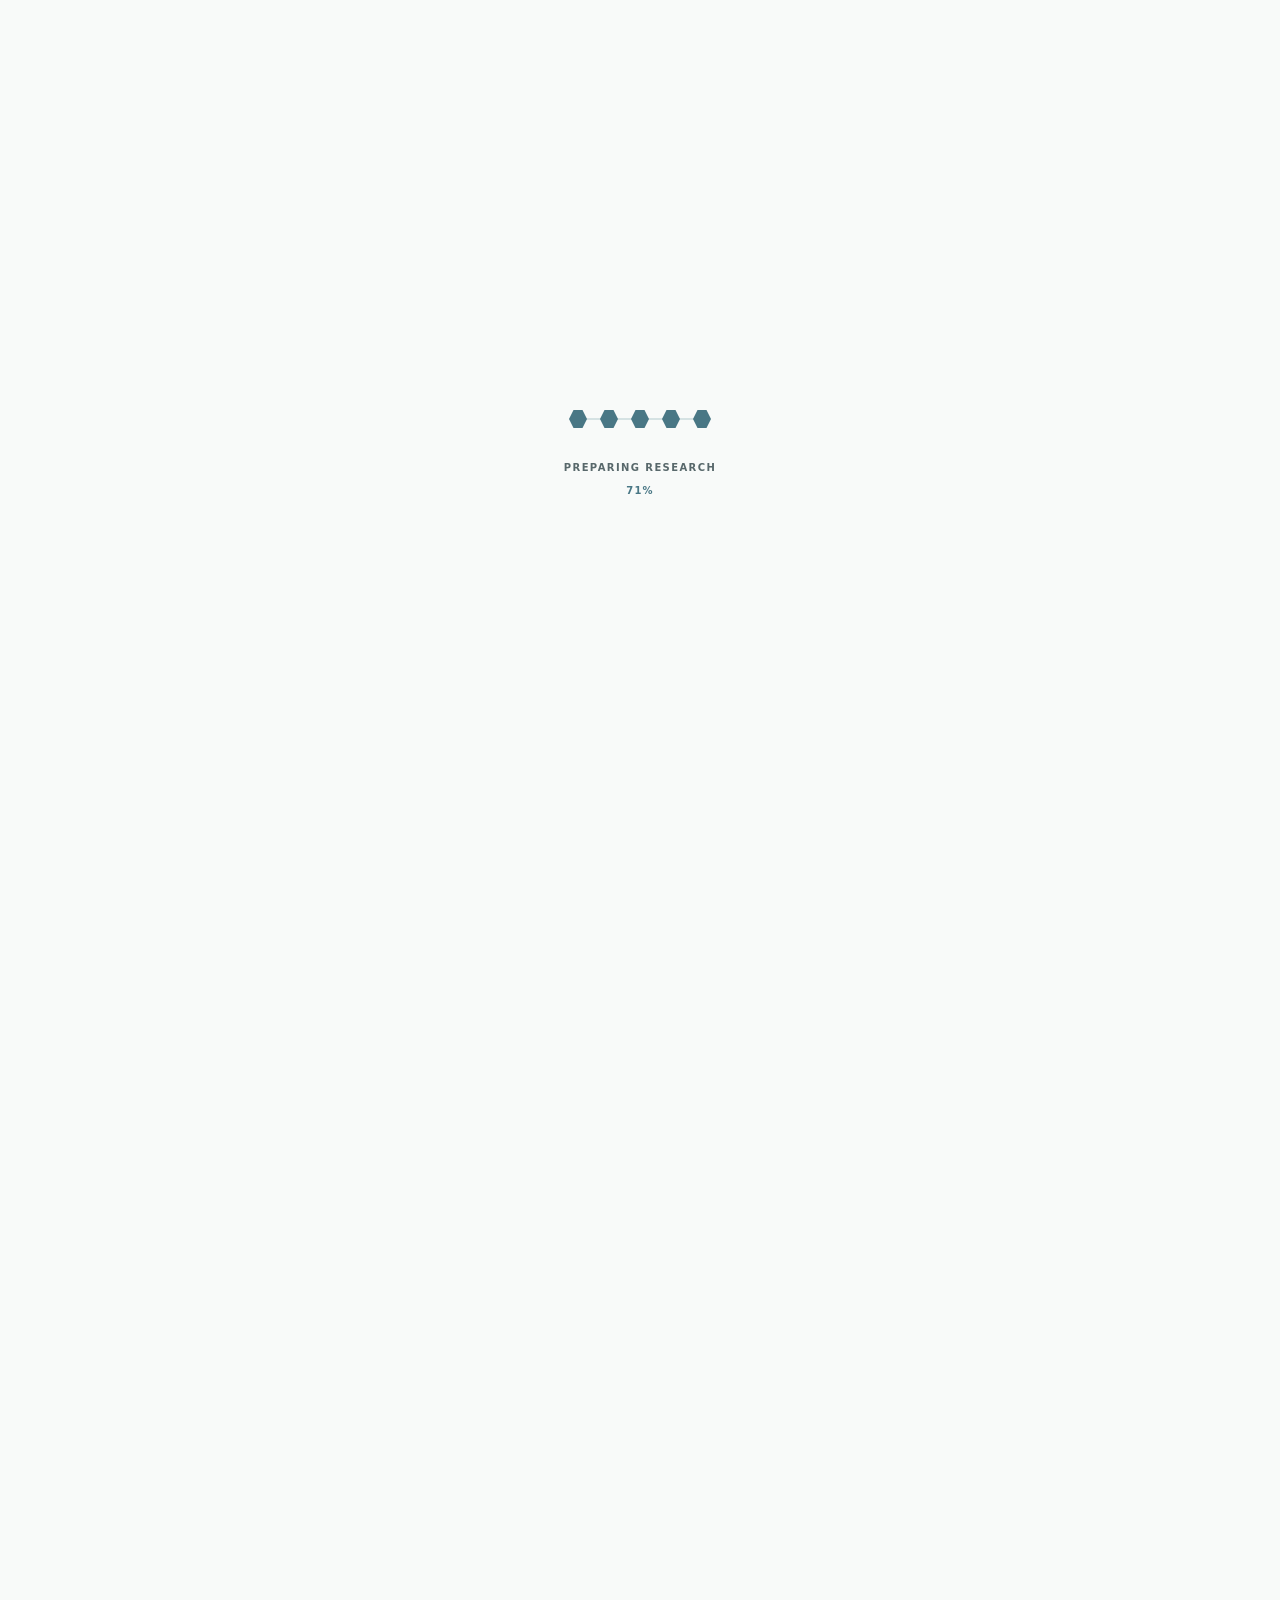
<file: index.html>
<!doctype html><html lang="en"><head><meta charset="utf-8"><meta name="viewport" content="width=device-width,initial-scale=1"><title>Lior Skoury — Digital twins and Physical AI</title><meta name="description" content="Research in Digital Twin systems, manufacturing coordination, and data-driven modelling of physical processes."><meta name="robots" content="index,follow"><meta name="color-scheme" content="light"><meta name="theme-color" content="#f8faf9"><meta http-equiv="Content-Security-Policy" content="default-src 'self'; script-src 'self' https://cloud.umami.is; style-src 'self'; img-src 'self' data:; frame-src https://www.youtube-nocookie.com https://player.vimeo.com; media-src 'self' https:; connect-src 'self' https://gateway.umami.is; object-src 'none'; base-uri 'self'; form-action 'none'"><link rel="canonical" href="https://liorskoury-git.github.io/"><meta property="og:title" content="Lior Skoury — Digital twins and Physical AI"><meta property="og:description" content="Research in Digital Twin systems, manufacturing coordination, and data-driven modelling of physical processes."><meta property="og:type" content="website"><meta property="og:url" content="https://liorskoury-git.github.io/"><meta property="og:image" content="https://liorskoury-git.github.io/assets/share_image.png?v=d465113c7545"><meta property="og:image:type" content="image/png"><meta property="og:image:width" content="1200"><meta property="og:image:height" content="627"><meta property="og:image:alt" content="Lior Skoury portfolio mark"><meta name="twitter:card" content="summary_large_image"><meta name="twitter:image" content="https://liorskoury-git.github.io/assets/share_image.png?v=d465113c7545"><link rel="icon" type="image/svg+xml" href="/assets/favicon.svg?v=650854b74d60"><script src="/assets/loader.js?v=c5fcad39c5e4"></script><script defer src="https://cloud.umami.is/script.js" data-website-id="52de3d24-4a3d-4118-b2b0-4085006f8740" data-domains="liorskoury-git.github.io" data-do-not-track="true"></script><script defer src="/assets/analytics-events.js?v=ce30b088c900"></script><link rel="stylesheet" href="/assets/loader.css?v=68f86a6a60f5"><link rel="stylesheet" href="/assets/styles.css?v=44f8c890c635"><link rel="stylesheet" href="/assets/editorial.css?v=63da43abfd9c"><link rel="stylesheet" href="/assets/thread-svg.css?v=e17646e899cc"><link rel="stylesheet" href="/assets/system-svg.css?v=73e3468af432"><link rel="stylesheet" href="/assets/actor-svg.css?v=8cb5feb9dd63"><link rel="stylesheet" href="/assets/service-svg.css?v=e2cc6b1955b9"><script type="module" src="/assets/app.js?v=7f66cacabcc6"></script></head><body><div class="page-loader" role="status" aria-live="polite"><div class="page-loader-inner"><span class="page-loader-track" aria-hidden="true"><i></i><i></i><i></i><i></i><i></i></span><span class="page-loader-label">Preparing research</span></div></div>
  <a class="skip-link" href="#main">Skip to content</a><header class="site-header has-submenu is-expanded"><div class="header-bar"><div class="header-inner"><a class="brand" href="/" aria-label="Lior Skoury home"><span class="brand-name">Lior Skoury</span><span class="brand-divider" aria-hidden="true">|</span><span class="brand-descriptor">RESEARCH PORTFOLIO.</span></a><button class="home-submenu-toggle" type="button" aria-expanded="true" aria-controls="home-submenu" aria-label="Toggle page sections"></button><button class="menu-toggle" type="button" aria-expanded="false" aria-controls="main-nav">Menu <span aria-hidden="true">☰</span></button><nav id="main-nav" aria-label="Main navigation"><a href="/" aria-current="page">Research</a><a href="/publications/">Publications</a><a href="/satellite-projects/">Satellite Projects</a><a href="/assets/Vitae/Lior_Skoury_CV.docx" download="Lior_Skoury_CV.docx">Vitae</a><a class="nav-contact" href="/#contact">Get in touch <span aria-hidden="true">↗</span></a></nav></div></div><div class="subnav-region"><div class="home-submenu-shell side-submenu-shell"><nav id="home-submenu" class="home-submenu" aria-label="Home sections"><a href="#system">01_FOUNDATION</a><a href="#manufacturing">02_CONTROL &amp; MANAGEMENT</a><a href="#physical-ai">03_DATA-INFORMED PHYSICAL AI</a><a href="#demonstrators">04_DEMONSTRATORS</a></nav></div></div></header>
  <main id="main"><section id="overview" class="hero container"><div class="hero-copy"><p class="eyebrow"><span class="status-dot"></span> Research at the intersection of computation and physical processes.</p><h1>Digital twins for data-driven physical systems.</h1><p class="hero-intro">Development of systems that connect design intent, physical execution, and process data through three research branches - Digital Twins, Control and Manufacturing, and Physical AI.</p><div class="hero-actions"><a class="button super-button" href="#system"><span class="research-cta-content"><span>Explore the research</span><svg class="super-button-arrow" fill="none" viewBox="0 0 24 24" aria-hidden="true" focusable="false"><path stroke-linejoin="round" stroke-linecap="round" stroke-width="2" stroke="currentColor" d="M5 12h14M13 6l6 6-6 6"></path></svg></span></a></div></div><figure class="hero-diagram hero-robot" data-robot-scene aria-labelledby="robot-description">
    <img class="robot-poster" src="/assets/robot/poster.png" alt="" width="1200" height="1044" loading="eager" decoding="async">
    <canvas class="robot-canvas" aria-hidden="true"></canvas>
    <figcaption id="robot-description" class="sr-only">A clay-rendered KUKA robot creates nine yellow, teal, and blue hexagonal blocks spelling PORTFOLIO. Five blocks are milled, with chips falling and settling; four are 3D printed with visible layers and raised letters. It exchanges tools at a supported rack and uses a vacuum gripper to assemble the blocks into an upright honeycomb.</figcaption>
    <button class="robot-toggle" type="button" data-robot-toggle data-paused="false" aria-label="Pause robot animation" hidden><svg class="robot-pause-icon" viewBox="0 0 20 20" aria-hidden="true"><path d="M7 5v10M13 5v10"/></svg><svg class="robot-play-icon" viewBox="0 0 20 20" aria-hidden="true"><path d="m7 4 9 6-9 6Z"/></svg></button>
  </figure></section>
  <div class="scroll-transition" data-scroll-transition aria-hidden="true"><span class="scroll-transition-arrows"><span class="scroll-arrow"></span><span class="scroll-arrow"></span><span class="scroll-arrow"></span></span></div>
  <section id="system" class="section container"><div class="section-heading"><div><p class="eyebrow">01 / The foundation</p><h2>One system<br>Connected capabilities</h2></div><p>The Digital Twin links design elements, tasks, actors, execution states, and physical feedback. Its supporting subsystems provide the infrastructure for <a href="#manufacturing">manufacturing management</a> and <a href="#physical-ai">data-driven research</a>.</p></div><div class="system-explorer"><div class="system-navigation"><div class="system-tabs" role="tablist" aria-label="Digital Twin subsystems"><svg class="system-tab-highlight" aria-hidden="true" focusable="false" preserveAspectRatio="none"><path></path></svg><button id="tab-task-model" type="button" role="tab" aria-selected="true" tabindex="0" aria-controls="panel-task-model"><span class="module-number">01</span><span><strong>Task model &amp; digital thread</strong><small>Represent and trace the process</small></span><span aria-hidden="true">↗</span></button><button id="tab-data-core" type="button" role="tab" aria-selected="false" tabindex="-1" aria-controls="panel-data-core"><span class="module-number">02</span><span><strong>Data core</strong><small>Connect process information</small></span><span aria-hidden="true">↗</span></button><button id="tab-engine" type="button" role="tab" aria-selected="false" tabindex="-1" aria-controls="panel-engine"><span class="module-number">03</span><span><strong>Control engine</strong><small>Coordinate execution</small></span><span aria-hidden="true">↗</span></button><button id="tab-actors" type="button" role="tab" aria-selected="false" tabindex="-1" aria-controls="panel-actors"><span class="module-number">04</span><span><strong>Virtual–physical pairs</strong><small>Integrate heterogeneous actors</small></span><span aria-hidden="true">↗</span></button><button id="tab-services" type="button" role="tab" aria-selected="false" tabindex="-1" aria-controls="panel-services"><span class="module-number">05</span><span><strong>Messaging &amp; services</strong><small>Extend the system</small></span><span aria-hidden="true">↗</span></button><button id="tab-interfaces" type="button" role="tab" aria-selected="false" tabindex="-1" aria-controls="panel-interfaces"><span class="module-number">06</span><span><strong>Interfaces &amp; visualisation</strong><small>Make execution accessible</small></span><span aria-hidden="true">↗</span></button></div><a class="button foundation-research-link super-button" data-research-cta href="/research/digital-twin/"><span class="research-cta-content"><span>Explore system research</span><svg class="super-button-arrow" fill="none" viewBox="0 0 24 24" aria-hidden="true" focusable="false"><path stroke-linejoin="round" stroke-linecap="round" stroke-width="2" stroke="currentColor" d="M5 12h14M13 6l6 6-6 6"></path></svg></span></a></div><div class="system-panels"><section id="panel-task-model" role="tabpanel" aria-labelledby="tab-task-model"><div class="system-panel-top"><span class="eyebrow">Subsystem 01</span><span class="system-glyph" aria-hidden="true"><span></span><span></span><span></span></div><h3>Task model &amp; digital thread</h3><p>Tasks connect design intent with machines, tools, execution parameters, states, and recorded feedback allowing for a complete digital thread through the different stages of the process.</p><figure class="thread-diagram" data-thread-diagram aria-label="Digital thread from model through planning, execution, monitoring, and analysis">
    <ol class="thread-stages"><li class="thread-stage">
      <div class="thread-stage-content"><h4 class="thread-stage-title">Digital model</h4>
      <div class="thread-node" aria-hidden="true"><span class="thread-hex"><img src="/assets/images/processIcons/icons-03.svg" alt="" width="85" height="85"></span></div>
      <div class="thread-record"><strong>Design record</strong><span>Component E-01</span><p>Geometry · Material</p></div></div>
      <span class="thread-connector" aria-hidden="true"></span>
    </li><li class="thread-stage">
      <div class="thread-stage-content"><h4 class="thread-stage-title">Action detail &amp; planning</h4>
      <div class="thread-node" aria-hidden="true"><span class="thread-hex"><img src="/assets/images/processIcons/icons-04.svg" alt="" width="85" height="85"></span></div>
      <div class="thread-record"><strong>Action record</strong><span>E-01 / Action A-01</span><p>Actor, tool · Task sequence, details</p></div></div>
      <span class="thread-connector" aria-hidden="true"></span>
    </li><li class="thread-stage thread-stage--execution">
      <div class="thread-stage-content"><h4 class="thread-stage-title">Execution</h4>
      <div class="thread-node" aria-hidden="true"><span class="thread-hex"><img src="/assets/images/processIcons/icons-05-execution.svg" alt="" width="85" height="85"></span></div>
      <div class="thread-record"><strong>Execution record</strong><span>A-01 on E-01</span><p>Process state · Duration, errors</p></div></div>
      <span class="thread-connector" aria-hidden="true"></span>
    </li><li class="thread-stage">
      <div class="thread-stage-content"><h4 class="thread-stage-title">Monitoring</h4>
      <div class="thread-node" aria-hidden="true"><span class="thread-hex"><img src="/assets/images/processIcons/icons-06.svg" alt="" width="85" height="85"></span></div>
      <div class="thread-record"><strong>Monitor record</strong><span>Machine M-01 / A-01</span><p>Sensor data · Camera feed</p></div></div>
      <span class="thread-connector" aria-hidden="true"></span>
    </li><li class="thread-stage">
      <div class="thread-stage-content"><h4 class="thread-stage-title">Analysis</h4>
      <div class="thread-node" aria-hidden="true"><span class="thread-hex"><img src="/assets/images/processIcons/icons-07.svg" alt="" width="85" height="85"></span></div>
      <div class="thread-record"><strong>Analysis record</strong><span>E-01 / T-01 / M-01</span><p>Performance · Services · Predictions</p></div></div>
      
    </li></ol>
  </figure></section><section id="panel-data-core" role="tabpanel" aria-labelledby="tab-data-core" hidden><div class="system-panel-top"><span class="eyebrow">Subsystem 02</span><span class="system-glyph" aria-hidden="true"><span></span><span></span><span></span></div><h3>Data core</h3><p>A shared data layer stores and exposes task data, execution records, and application-specific information and connect the tasks to other entities in the system.</p><figure class="erd-diagram" data-erd-diagram aria-label="Data core entity relationship diagram">
    <div class="erd-canvas"><img data-erd-image data-animated-src="/assets/ERD-animated-dark.svg" data-static-src="/assets/ERD-dark.svg" alt="Entity relationship diagram connecting User, Project, Tool, Actor, Design Element, and Task records" width="1053" height="462" hidden><noscript><img src="/assets/ERD-dark.svg" alt="Entity relationship diagram connecting User, Project, Tool, Actor, Design Element, and Task records" width="1053" height="462"></noscript></div>
    <figcaption><a href="/assets/ERD.svg" data-image-fullsize>Open the full-size diagram ↗</a></figcaption>
  </figure></section><section id="panel-engine" role="tabpanel" aria-labelledby="tab-engine" hidden><div class="system-panel-top"><span class="eyebrow">Subsystem 03</span><span class="system-glyph" aria-hidden="true"><span></span><span></span><span></span></div><h3>Control engine</h3><p>The engine dispatches tasks, coordinates actors, monitors execution, and connects workflow services.</p><figure class="architecture-diagram" data-engine-diagram aria-label="Control engine architecture and data flow">
    <div class="architecture-canvas">
      <img src="/assets/Main_Architecture-dark.svg" alt="Architecture connecting tasks, services, the engine, databases, virtual actor, machine, and event bus" width="1053" height="730">
      <div class="architecture-flow-host" data-engine-flow aria-hidden="true"></div>
      <template data-engine-flow-template><svg xmlns="http://www.w3.org/2000/svg" viewBox="0 0 1053.29 730.44" preserveAspectRatio="xMidYMid meet" aria-hidden="true"><circle class="architecture-packet architecture-packet--forward" r="5" opacity="0"><animateMotion path="M 221.57 32.53 L 221.57 87.27" dur="3.25s" begin="0s" repeatCount="indefinite"/><animate attributeName="opacity" values="0;1;1;0" keyTimes="0;0.08;0.82;1" dur="3.25s" begin="0s" repeatCount="indefinite"/></circle><circle class="architecture-packet architecture-packet--forward" r="5" opacity="0"><animateMotion path="M 246.9 32.53 L 246.9 87.27" dur="3.25s" begin="0.3s" repeatCount="indefinite"/><animate attributeName="opacity" values="0;1;1;0" keyTimes="0;0.08;0.82;1" dur="3.25s" begin="0.3s" repeatCount="indefinite"/></circle><circle class="architecture-packet architecture-packet--forward" r="5" opacity="0"><animateMotion path="M 272.24 32.53 L 272.24 87.27" dur="3.25s" begin="0.6s" repeatCount="indefinite"/><animate attributeName="opacity" values="0;1;1;0" keyTimes="0;0.08;0.82;1" dur="3.25s" begin="0.6s" repeatCount="indefinite"/></circle><circle class="architecture-packet architecture-packet--forward" r="5" opacity="0"><animateMotion path="M 107.28 371.67 L 162.02 371.67" dur="3.25s" begin="0.2s" repeatCount="indefinite"/><animate attributeName="opacity" values="0;1;1;0" keyTimes="0;0.08;0.82;1" dur="3.25s" begin="0.2s" repeatCount="indefinite"/></circle><circle class="architecture-packet architecture-packet--forward" r="5" opacity="0"><animateMotion path="M 107.28 397.01 L 162.02 397.01" dur="3.25s" begin="0.5s" repeatCount="indefinite"/><animate attributeName="opacity" values="0;1;1;0" keyTimes="0;0.08;0.82;1" dur="3.25s" begin="0.5s" repeatCount="indefinite"/></circle><circle class="architecture-packet architecture-packet--forward" r="5" opacity="0"><animateMotion path="M 107.28 422.34 L 162.02 422.34" dur="3.25s" begin="0.8s" repeatCount="indefinite"/><animate attributeName="opacity" values="0;1;1;0" keyTimes="0;0.08;0.82;1" dur="3.25s" begin="0.8s" repeatCount="indefinite"/></circle><circle class="architecture-packet architecture-packet--forward" r="5" opacity="0"><animateMotion path="M 299.73 126.57 L 389 126.57" dur="1.6s" begin="0.2s" repeatCount="indefinite"/><animate attributeName="opacity" values="0;1;1;0" keyTimes="0;0.08;0.82;1" dur="1.6s" begin="0.2s" repeatCount="indefinite"/></circle><circle class="architecture-packet architecture-packet--response" r="5" opacity="0"><animateMotion path="M 389 153.39 L 299.73 153.39" dur="1.6s" begin="0.7s" repeatCount="indefinite"/><animate attributeName="opacity" values="0;1;1;0" keyTimes="0;0.08;0.82;1" dur="1.6s" begin="0.7s" repeatCount="indefinite"/></circle><circle class="architecture-packet architecture-packet--forward" r="5" opacity="0"><animateMotion path="M 258.43 180.78 L 258.43 310.4" dur="1.8s" begin="0.4s" repeatCount="indefinite"/><animate attributeName="opacity" values="0;1;1;0" keyTimes="0;0.08;0.82;1" dur="1.8s" begin="0.4s" repeatCount="indefinite"/></circle><circle class="architecture-packet architecture-packet--response" r="5" opacity="0"><animateMotion path="M 244.65 310.4 L 244.65 180.78" dur="1.8s" begin="0.9s" repeatCount="indefinite"/><animate attributeName="opacity" values="0;1;1;0" keyTimes="0;0.08;0.82;1" dur="1.8s" begin="0.9s" repeatCount="indefinite"/></circle><circle class="architecture-packet architecture-packet--forward" r="5" opacity="0"><animateMotion path="M 430.06 180.21 L 430.06 226.42" dur="1.2s" begin="0.6s" repeatCount="indefinite"/><animate attributeName="opacity" values="0;1;1;0" keyTimes="0;0.08;0.82;1" dur="1.2s" begin="0.6s" repeatCount="indefinite"/></circle><circle class="architecture-packet architecture-packet--response" r="5" opacity="0"><animateMotion path="M 416.28 226.42 L 416.28 180.21" dur="1.2s" begin="1.1s" repeatCount="indefinite"/><animate attributeName="opacity" values="0;1;1;0" keyTimes="0;0.08;0.82;1" dur="1.2s" begin="1.1s" repeatCount="indefinite"/></circle><circle class="architecture-packet architecture-packet--forward" r="5" opacity="0"><animateMotion path="M 518.03 345.64 L 564.23 345.64" dur="1.2s" begin="0.7s" repeatCount="indefinite"/><animate attributeName="opacity" values="0;1;1;0" keyTimes="0;0.08;0.82;1" dur="1.2s" begin="0.7s" repeatCount="indefinite"/></circle><circle class="architecture-packet architecture-packet--response" r="5" opacity="0"><animateMotion path="M 564.23 359.42 L 518.03 359.42" dur="1.2s" begin="1.2s" repeatCount="indefinite"/><animate attributeName="opacity" values="0;1;1;0" keyTimes="0;0.08;0.82;1" dur="1.2s" begin="1.2s" repeatCount="indefinite"/></circle><circle class="architecture-packet architecture-packet--forward" r="5" opacity="0"><animateMotion path="M 704.63 369 L 838.99 369" dur="1.9s" begin="1s" repeatCount="indefinite"/><animate attributeName="opacity" values="0;1;1;0" keyTimes="0;0.08;0.82;1" dur="1.9s" begin="1s" repeatCount="indefinite"/></circle><circle class="architecture-packet architecture-packet--response" r="5" opacity="0"><animateMotion path="M 838.32 426.84 L 703.96 426.84" dur="1.9s" begin="1.5s" repeatCount="indefinite"/><animate attributeName="opacity" values="0;1;1;0" keyTimes="0;0.08;0.82;1" dur="1.9s" begin="1.5s" repeatCount="indefinite"/></circle><circle class="architecture-packet architecture-packet--forward" r="5" opacity="0"><animateMotion path="M 390.99 411.1 L 390.99 449.01" dur="1.2s" begin="1.1s" repeatCount="indefinite"/><animate attributeName="opacity" values="0;1;1;0" keyTimes="0;0.08;0.82;1" dur="1.2s" begin="1.1s" repeatCount="indefinite"/></circle><circle class="architecture-packet architecture-packet--response" r="5" opacity="0"><animateMotion path="M 377.21 449.01 L 377.21 411.1" dur="1.2s" begin="1.6s" repeatCount="indefinite"/><animate attributeName="opacity" values="0;1;1;0" keyTimes="0;0.08;0.82;1" dur="1.2s" begin="1.6s" repeatCount="indefinite"/></circle><circle class="architecture-packet architecture-packet--forward" r="5" opacity="0"><animateMotion path="M 193.09 450.12 L 193.09 642.1" dur="2.3s" begin="1.4s" repeatCount="indefinite"/><animate attributeName="opacity" values="0;1;1;0" keyTimes="0;0.08;0.82;1" dur="2.3s" begin="1.4s" repeatCount="indefinite"/></circle><circle class="architecture-packet architecture-packet--response" r="5" opacity="0"><animateMotion path="M 668.72 450.12 L 668.72 642.1" dur="2.3s" begin="1.7s" repeatCount="indefinite"/><animate attributeName="opacity" values="0;1;1;0" keyTimes="0;0.08;0.82;1" dur="2.3s" begin="1.7s" repeatCount="indefinite"/></circle><circle class="architecture-packet architecture-packet--response" r="5" opacity="0"><animateMotion path="M 364.38 642.1 L 364.38 616.19 L 259.32 616.19 L 259.32 420" dur="2.8s" begin="1.9s" repeatCount="indefinite"/><animate attributeName="opacity" values="0;1;1;0" keyTimes="0;0.08;0.82;1" dur="2.8s" begin="1.9s" repeatCount="indefinite"/></circle><circle class="architecture-packet architecture-packet--forward" r="5" opacity="0"><animateMotion path="M 364.38 642.1 L 364.38 616.19 L 473.51 615.97 L 473.51 419.78" dur="2.8s" begin="2.2s" repeatCount="indefinite"/><animate attributeName="opacity" values="0;1;1;0" keyTimes="0;0.08;0.82;1" dur="2.8s" begin="2.2s" repeatCount="indefinite"/></circle></svg></template>
    </div>
    <figcaption><span class="architecture-legend"><span><i class="architecture-key architecture-key--forward" aria-hidden="true"></i>Forward communication</span><span><i class="architecture-key architecture-key--response" aria-hidden="true"></i>Response</span></span><a href="/assets/Main_Architecture.svg" data-image-fullsize>Open the full-size diagram ↗</a></figcaption>
  </figure></section><section id="panel-actors" role="tabpanel" aria-labelledby="tab-actors" hidden><div class="system-panel-top"><span class="eyebrow">Subsystem 04</span><span class="system-glyph" aria-hidden="true"><span></span><span></span><span></span></div><h3>Virtual–physical pairs</h3><p>Actor interfaces connect machines to the common task model with machine-specific communication and responses.</p><figure class="actor-full-diagram" data-actor-diagram aria-label="Virtual and physical actors diagram">
    <div class="actor-full-visual"><svg class="actor-full-svg" role="group" aria-label="Virtual and physical actors" data-name="Layer 1" xmlns="http://www.w3.org/2000/svg" viewBox="0 0 1795.3 998.81">

  <g class="actor-node" data-actor-node data-actor-name="Virtual Actor" data-actor-group="System" role="button" tabindex="0" aria-label="Virtual Actor" aria-pressed="false">
    <path class="cls-9" d="M598.41,364.32v-94.58c0-7.15-3.81-13.75-10-17.32l-81.9-47.29c-6.19-3.57-13.81-3.57-20,0l-81.9,47.29c-6.19,3.57-10,10.18-10,17.32v94.58c0,7.15,3.81,13.75,10,17.32l81.9,47.29c6.19,3.57,13.81,3.57,20,0l81.9-47.29c6.19-3.57,10-10.18,10-17.32Z"/>
    <text class="cls-1" transform="translate(437.93 361.55)"><tspan x="0" y="0">VI</tspan><tspan class="cls-15" x="25.74" y="0">R</tspan><tspan x="42.33" y="0">T</tspan><tspan class="cls-27" x="57.19" y="0">U</tspan><tspan x="75.97" y="0">AL</tspan><tspan class="cls-24" x="10.88" y="36">A</tspan><tspan class="cls-16" x="28.7" y="36">C</tspan><tspan class="cls-27" x="44.73" y="36">T</tspan><tspan x="58.78" y="36">OR</tspan></text>
    <path class="cls-4" d="M458.28,328.7h76.42c6.3,0,11.39-5.12,11.39-11.39v-52.51c0-6.3-5.12-11.39-11.39-11.39h-35.55v-6.54c5.6-1.18,9.83-6.21,9.83-12.19,0-6.9-5.6-12.51-12.48-12.51s-12.51,5.6-12.51,12.51c0,5.98,4.23,11.02,9.87,12.19v6.54h-35.59c-6.3,0-11.39,5.12-11.39,11.39v52.55c0,6.27,5.1,11.36,11.39,11.36h0Z"/>
    <path class="cls-13" d="M514.91,269.54c4.87,0,8.82,3.95,8.82,8.78s-3.95,8.78-8.82,8.78-8.78-3.92-8.78-8.78c-.03-4.84,3.92-8.78,8.78-8.78Z"/>
    <path class="cls-9" d="M511.57,305.77c1.46,0,2.64,1.18,2.64,2.64s-1.18,2.64-2.64,2.64h-30.14c-1.46,0-2.64-1.18-2.64-2.65s1.18-2.64,2.64-2.64h30.14Z"/>
    <path class="cls-13" d="M478.11,269.54c4.87,0,8.78,3.95,8.78,8.78s-3.92,8.78-8.78,8.78-8.78-3.92-8.78-8.78c-.03-4.84,3.88-8.78,8.78-8.78Z"/>
    <path class="cls-30" d="M551.38,267.15v38.1c6.05-.06,10.98-5.06,10.98-11.14v-15.82c0-6.08-4.93-11.04-10.98-11.14h0Z"/>
    <path class="cls-10" d="M441.61,305.25v-38.1c-6.08.1-10.95,5.06-10.95,11.14v15.79c0,6.11,4.87,11.05,10.95,11.17h0Z"/>
  </g>
  <g class="actor-node actor-node--origin" data-actor-node data-actor-name="TWICO" data-actor-group="System" role="button" tabindex="0" aria-label="TWICO" aria-pressed="false">
    <path class="cls-9" d="M258.56,423.02l-97.07-56.05c-7.33-4.23-16.37-4.23-23.7,0l-97.07,56.05c-7.33,4.23-11.85,12.06-11.85,20.53v112.09c0,8.47,4.52,16.29,11.85,20.53l97.07,56.05c7.33,4.23,16.37,4.23,23.7,0l97.07-56.05c7.33-4.23,11.85-12.06,11.85-20.53v-112.09c0-8.47-4.52-16.29-11.85-20.53ZM64.86,517.3c0,1.51-1.22,2.73-2.73,2.73h-2.73c-1.51,0-2.73-1.22-2.73-2.73v-23.17c0-1.51,1.22-2.73,2.73-2.73h2.73c1.51,0,2.73,1.22,2.73,2.73v23.17ZM81.22,484.59c0,1.51-1.22,2.73-2.73,2.73h-35.44c-1.51,0-2.73-1.22-2.73-2.73v-2.73c0-1.51,1.22-2.73,2.73-2.73h35.44c1.51,0,2.73,1.22,2.73,2.73v2.73ZM156.01,517.3c0,1.51-1.22,2.73-2.73,2.73h-2.73c-1.51,0-2.73-1.22-2.73-2.73v-35.44c0-1.51,1.22-2.73,2.73-2.73h2.73c1.51,0,2.73,1.22,2.73,2.73v35.44ZM206.77,484.85c0,1.51-1.22,2.73-2.73,2.73h-27.26c-1.51,0-2.73,1.22-2.73,2.73v19.08c0,1.51,1.22,2.73,2.73,2.73h27.26c1.51,0,2.73,1.22,2.73,2.73v2.73c0,1.51-1.22,2.73-2.73,2.73h-35.44c-1.51,0-2.73-1.22-2.73-2.73v-35.44c0-1.51,1.22-2.73,2.73-2.73h35.44c1.51,0,2.73,1.22,2.73,2.73v2.73ZM226.23,490.3v27.26c0,1.51-1.22,2.73-2.73,2.73h-2.73c-1.51,0-2.73-1.22-2.73-2.73v-35.44c0-1.51,1.22-2.73,2.73-2.73h23.17c1.51,0,2.73,1.22,2.73,2.73v2.73c0,1.51-1.22,2.73-2.73,2.73h-14.99c-1.51,0-2.73,1.22-2.73,2.73ZM258.94,493.71v23.85c0,1.51-1.22,2.73-2.73,2.73h-23.17c-1.51,0-2.73-1.22-2.73-2.73v-2.73c0-1.51,1.22-2.73,2.73-2.73h14.99c1.51,0,2.73-1.22,2.73-2.73v-27.26c0-1.51,1.22-2.73,2.73-2.73h2.73c1.51,0,2.73,1.22,2.73,2.73v11.59Z"/>
    <g>
      <path class="cls-32" d="M132.2,478.91c1,0,1.81.66,2.26,1.49.45.83.57,1.84.37,2.76-1.09,5.02-2.17,10.05-3.26,15.07-.14.63-.43,1.25-.89,1.72-.46.47-1.07.78-1.74.78-.68,0-1.28-.31-1.74-.78-.46-.47-.75-1.09-.89-1.72-.45-2.08-.9-4.15-1.35-6.23-.12-.57-.12-1.18,0-1.75.64-2.95,1.27-5.9,1.91-8.85.14-.63.43-1.25.89-1.72.46-.47,1.07-.78,1.74-.78.9,0,1.8,0,2.69,0Z"/>
      <path class="cls-14" d="M121.49,511.29c.12-.57.12-1.18,0-1.75-1.97-9.12-3.95-18.25-5.92-27.37-.16-.75-.54-1.48-1.16-1.96-.62-.5-1.41-.68-2.18-.42-.84.28-1.68.56-2.51.83-.81.27-1.39.95-1.71,1.7-.32.76-.39,1.63-.22,2.44,2.36,10.92,4.72,21.84,7.08,32.76.14.63.43,1.25.89,1.72.46.47,1.07.78,1.74.78.68,0,1.28-.31,1.74-.78.46-.47.75-1.09.89-1.72.45-2.08.9-4.15,1.35-6.23Z"/>
      <path class="cls-18" d="M103.8,511.28c.12-.57.12-1.18,0-1.75-1.97-9.12-3.95-18.25-5.92-27.37-.16-.75-.54-1.48-1.16-1.96-.62-.5-1.41-.68-2.18-.42-.84.28-1.68.56-2.51.83-.81.27-1.39.95-1.71,1.7-.32.76-.39,1.63-.22,2.44,2.36,10.92,4.72,21.84,7.08,32.76.14.63.43,1.25.89,1.72.46.47,1.07.78,1.74.78.68,0,1.28-.31,1.74-.78.46-.47.75-1.09.89-1.72.45-2.08.9-4.15,1.35-6.23Z"/>
    </g>
  </g>
  <g class="actor-node" data-actor-node data-actor-name="Engine" data-actor-group="System" role="button" tabindex="0" aria-label="Engine" aria-pressed="false">
    <path class="cls-9" d="M486.42,544.51v-94.58c0-7.15-3.81-13.75-10-17.32l-81.9-47.29c-6.19-3.57-13.81-3.57-20,0l-81.9,47.29c-6.19,3.57-10,10.18-10,17.32v94.58c0,7.15,3.81,13.75,10,17.32l81.9,47.29c6.19,3.57,13.81,3.57,20,0l81.9-47.29c6.19-3.57,10-10.18,10-17.32Z"/>
    <text class="cls-1" transform="translate(336.57 565.44)"><tspan x="0" y="0">ENGINE</tspan></text>
    <path class="cls-2" d="M436.1,461.03c-1.85,0-3.49-1.23-3.91-3.08-1.03-3.7-2.47-7.4-4.52-10.69-1.03-1.64-.62-3.7.62-4.93,3.08-3.29,3.08-8.43,0-11.51l-2.88-2.88c-3.29-3.08-8.43-3.08-11.51,0-1.23,1.23-3.29,1.64-4.93.62-3.29-1.85-6.99-3.49-10.69-4.52-2.06-.62-3.29-2.26-3.29-4.11,0-4.52-3.7-8.22-8.22-8.22h-4.11c-4.52,0-8.22,3.7-8.22,8.22,0,1.85-1.23,3.49-3.08,3.91-3.7,1.03-7.4,2.47-10.69,4.52-1.64,1.03-3.7.62-4.93-.62-3.29-3.08-8.43-3.08-11.51,0l-2.88,2.88c-3.29,3.29-3.29,8.43,0,11.51,1.23,1.23,1.64,3.29.62,4.93-1.85,3.49-3.49,6.99-4.52,10.9-.62,1.85-2.26,3.08-4.11,3.08-4.52,0-8.22,3.7-8.22,8.22v4.11c0,4.52,3.7,8.22,8.22,8.22,1.85,0,3.49,1.23,3.91,3.08,1.03,3.7,2.47,7.4,4.52,10.69,1.03,1.64.62,3.7-.62,4.93-3.08,3.29-3.08,8.43,0,11.51l2.88,2.88c3.29,3.08,8.43,3.08,11.51,0,1.23-1.23,3.29-1.64,4.93-.62,3.49,1.85,6.99,3.49,10.69,4.52,1.85.41,3.08,2.06,3.08,3.91,0,4.52,3.7,8.22,8.22,8.22h4.11c4.52,0,8.22-3.7,8.22-8.22,0-1.85,1.23-3.49,3.08-3.91,3.7-1.03,7.4-2.47,10.69-4.52,1.64-1.03,3.7-.62,4.93.62,3.29,3.08,8.43,3.08,11.51,0l2.88-2.88c3.08-3.29,3.08-8.43,0-11.51-1.23-1.23-1.64-3.29-.62-4.93,1.85-3.29,3.49-6.99,4.52-10.69.41-1.85,2.06-3.08,3.91-3.08,4.52,0,8.22-3.7,8.22-8.22v-4.11c.41-4.52-3.29-8.22-7.81-8.22Z"/>
    <path class="cls-9" d="M384.71,502.15c-17.06,0-30.84-13.77-30.84-30.84s13.77-30.84,30.84-30.84,30.84,13.77,30.84,30.84-13.77,30.84-30.84,30.84Z"/>
    <path class="cls-30" d="M402.39,458.98c-7.4,0-14.39,4.32-17.68,10.9-3.29-6.78-10.07-10.9-17.68-10.9h-3.7c-1.23,0-2.06.82-2.06,2.06v3.7c0,10.9,8.84,19.74,19.74,19.74h1.64v3.29c0,1.23.82,2.06,2.06,2.06s2.06-.82,2.06-2.06v-3.29h1.64c10.9,0,19.74-8.84,19.74-19.74v-3.7c0-1.23-.82-2.06-2.06-2.06h-3.7Z"/>
    <path class="cls-4" d="M376.08,475.01l5.35,5.35h-.62c-8.63,0-15.62-6.99-15.62-15.62v-1.64h1.64c7.4,0,13.57,5.14,15.21,12.13l-3.29-3.29c-.82-.82-2.26-.62-2.88.21-.41.82-.41,2.06.21,2.88h0Z"/>
    <path class="cls-4" d="M404.03,464.74c0,8.63-6.99,15.62-15.62,15.62h-1.23l5.96-5.35c.82-.82.82-2.06.21-2.88s-2.06-.82-2.88-.21l-3.29,2.88c1.64-6.99,8.02-11.72,15.01-11.72h1.64v1.64h.21Z"/>
  </g>
  <g class="actor-node" data-actor-node data-actor-name="Mai.Pump" data-actor-group="Actuation actor" role="button" tabindex="0" aria-label="Mai.Pump — Actuation actor" aria-pressed="false">
    <path class="cls-30" d="M1451,728.8v-94.58c0-7.15-3.81-13.75-10-17.32l-81.9-47.29c-6.19-3.57-13.81-3.57-20,0l-81.9,47.29c-6.19,3.57-10,10.18-10,17.32v94.58c0,7.15,3.81,13.75,10,17.32l81.9,47.29c6.19,3.57,13.81,3.57,20,0l81.9-47.29c6.19-3.57,10-10.18,10-17.32Z"/>
    <path class="cls-4" d="M1396.6,655.61h3.94v3.94h-3.94v-3.94ZM1315.15,662.71h3.91v-33.79h-3.91c-1.13,0-2.05.92-2.05,2.05v29.69c0,1.13.92,2.05,2.05,2.05ZM1310.45,641.21h-4.14c-1.83,0-3.31-1.48-3.31-3.31v-15.7h-9.2v15.7c0,1.83-1.48,3.31-3.31,3.31h-4.76v9.21h24.72v-9.21ZM1321.71,673.9v-56.18c0-1.64,1.33-2.98,2.98-2.98h61.51v62.13h-61.51c-1.64,0-2.98-1.33-2.98-2.98ZM1336.22,626.66c0,.73.59,1.33,1.33,1.33h33.05c.73.02,1.35-.55,1.37-1.28.02-.73-.55-1.35-1.28-1.37-.03,0-.06,0-.09,0h-33.05c-.73,0-1.33.59-1.33,1.33ZM1336.22,634.44c0,.73.59,1.33,1.33,1.33h33.05c.73.02,1.35-.55,1.37-1.28.02-.73-.55-1.35-1.28-1.37-.03,0-.06,0-.09,0h-33.05c-.73,0-1.33.6-1.33,1.33ZM1336.22,642.21c0,.73.59,1.33,1.33,1.33h33.05c.73,0,1.33-.6,1.33-1.33,0-.73-.59-1.33-1.33-1.33h-33.05c-.73,0-1.33.6-1.33,1.33ZM1336.22,649.98c0,.73.59,1.33,1.33,1.33h33.05c.73.02,1.35-.55,1.37-1.28.02-.73-.55-1.35-1.28-1.37-.03,0-.06,0-.09,0h-33.05c-.73,0-1.33.59-1.33,1.33ZM1336.22,657.75c0,.73.59,1.33,1.33,1.33h33.05c.73.02,1.35-.55,1.37-1.28.02-.73-.55-1.35-1.28-1.37-.03,0-.06,0-.09,0h-33.05c-.73,0-1.33.6-1.33,1.33ZM1336.22,665.53c0,.73.59,1.33,1.33,1.33h33.05c.73,0,1.33-.6,1.33-1.33,0-.73-.59-1.33-1.33-1.33h-33.05c-.73,0-1.33.6-1.33,1.33ZM1408.59,627.19v37.26c0,1.44-.59,2.82-1.63,3.83l-7.37,7.11c-.99.96-2.32,1.49-3.7,1.49h-7.04v-62.13h7.01c1.38,0,2.7.53,3.69,1.49l7.4,7.12c1.04,1.01,1.63,2.39,1.64,3.84ZM1403.2,654.28c0-.73-.59-1.33-1.33-1.33h-6.6c-.73,0-1.33.59-1.33,1.32h0v6.6c0,.73.59,1.33,1.33,1.33h6.6c.73,0,1.33-.59,1.33-1.33v-6.6ZM1403.2,630.75c0-.73-.6-1.33-1.33-1.33h-6.59c-.73,0-1.33.59-1.33,1.33v6.6c0,.73.59,1.33,1.33,1.33h6.6c.73,0,1.32-.6,1.32-1.33v-6.6ZM1396.6,636.02h3.94v-3.94h-3.94v3.94ZM1405.78,687.08h-123.7c-1.55-.07-2.86,1.13-2.94,2.67-.07,1.55,1.13,2.86,2.67,2.94.09,0,.17,0,.26,0h123.7c1.55.07,2.86-1.13,2.94-2.67.07-1.55-1.13-2.86-2.67-2.94-.09,0-.17,0-.26,0ZM1382.01,684.42h11.03v-4.89h-11.03v4.89ZM1339.31,684.42v-4.89h-11.03v4.89h11.03ZM1281.16,653.72c1.05,0,1.9-.85,1.9-1.9v-12.01c0-1.05-.85-1.9-1.9-1.9-1.05,0-1.9.85-1.9,1.9v12.02c0,1.05.85,1.9,1.9,1.9ZM1292.38,619.55h12.02c1.05.03,1.93-.8,1.96-1.85.03-1.05-.8-1.93-1.85-1.96-.04,0-.07,0-.11,0h-12.02c-1.05-.03-1.93.8-1.96,1.85-.03,1.05.8,1.93,1.85,1.96.04,0,.07,0,.11,0Z"/>
    <text class="cls-1" transform="translate(1284.6025 743.5713)"><tspan x="0" y="0">Mai.Pump</tspan></text>
  </g>
  <g class="actor-node" data-actor-node data-actor-name="Pi.Demo" data-actor-group="Actuation actor" role="button" tabindex="0" aria-label="Pi.Demo — Actuation actor" aria-pressed="false">
    <path class="cls-30" d="M1344.7,544.51v-94.58c0-7.15-3.81-13.75-10-17.32l-81.9-47.29c-6.19-3.57-13.81-3.57-20,0l-81.9,47.29c-6.19,3.57-10,10.18-10,17.32v94.58c0,7.15,3.81,13.75,10,17.32l81.9,47.29c6.19,3.57,13.81,3.57,20,0l81.9-47.29c6.19-3.57,10-10.18,10-17.32Z"/>
    <path class="cls-4" d="M1261.39,496.44c-3.99,4.63-6.23,13.06-3.31,15.78,2.79,2.09,10.29,1.82,15.85-5.77,4.04-5.07,2.68-13.54.37-15.8-3.42-2.59-8.32.77-12.91,5.84v-.04h0ZM1223.68,497.85c-4.26-4.87-9.79-7.75-13.35-5.62-2.39,1.78-2.83,7.9.57,13.89,5.05,7.13,12.16,7.86,15.1,6.12,3.07-2.28,1.38-10.03-2.33-14.4h0ZM1242.91,512.55c-5.18-.11-13.13,2.06-13.02,4.85-.09,1.89,6.23,7.35,12.69,7.09,6.19.13,12.62-5.33,12.56-7.73-.02-2.46-7-4.35-12.2-4.13l-.02-.09ZM1242.56,447.27c-5.97-.15-11.72,4.37-11.72,6.98-.02,3.18,4.72,6.43,11.77,6.54,7.22.02,11.79-2.61,11.85-5.9.07-3.71-6.54-7.66-11.81-7.62h-.09ZM1228.16,449.76c-9.99-1.6-18.31,4.21-17.98,14.95.33,4.13,21.69-14.22,18-14.86l-.02-.09ZM1273.82,464.99c.33-10.67-7.99-16.48-18-14.88-3.67.64,17.67,19.03,18,14.88ZM1275.53,468.85c-5.79-1.54-1.95,23.66,2.77,21.62,5.2-4.08,6.85-16.16-2.77-21.55v-.07ZM1205.75,490.74c4.72,2.11,8.56-23.09,2.77-21.55-9.59,5.42-7.95,17.47-2.77,21.62v-.07ZM1249.87,462.88c-5.38,3.51-6.34,11.37-2.15,17.54,4.17,6.19,11.92,8.49,17.27,5.05,5.38-3.42,6.34-11.28,2.17-17.54-4.19-6.23-11.92-8.49-17.27-4.98v-.07h-.02ZM1235.36,463.52c-5.36-3.45-13.13-1.19-17.27,4.98-4.19,6.26-3.23,14.11,2.15,17.63,5.36,3.51,13.1,1.25,17.3-4.98,4.13-6.19,3.14-14.05-2.17-17.54v-.09ZM1255.8,497.06c-.04-6.52-5.86-11.79-12.99-11.7-7.16.07-12.93,5.31-12.91,11.85v.13c.04,6.54,5.88,11.81,13.02,11.72,7.16,0,12.91-5.31,12.84-11.79v-.15l.04-.07ZM1270.83,426.18c-10.82,5.55-17.1,9.97-20.57,13.76,1.78,7.02,10.97,7.31,14.36,7.09-.7-.26-1.27-.7-1.49-1.23.83-.57,3.84-.07,5.95-1.21-.81-.13-1.19-.29-1.56-.92,1.98-.61,4.1-1.12,5.33-2.17-.66,0-1.3.15-2.17-.42,1.76-.9,3.64-1.69,5.11-3.07-.92,0-1.91,0-2.17-.35,1.6-.99,2.96-2.04,4.1-3.31-1.27.22-1.82.09-2.13-.13,1.23-1.21,2.79-2.26,3.51-3.82-.94.37-1.82.42-2.44,0,.44-.9,2.22-1.45,3.23-3.64-1.01.15-2.06.22-2.28,0,.48-1.82,1.27-2.88,2.04-3.99-2.13,0-5.4,0-5.25-.13l1.32-1.34c-2.09-.57-4.24.07-5.79.57-.68-.48,0-1.21.86-1.91-1.82.29-3.42.64-4.83,1.21-.77-.72.48-1.34,1.12-2.04-2.81.57-3.93,1.27-5.11,1.95-.83-.77-.07-1.47.5-2.09-2.11.77-3.16,1.73-4.28,2.66-.42-.48-.99-.83-.29-2.11-1.47.83-2.59,1.82-3.45,2.94-.9-.61-.55-1.4-.55-2.11-1.56,1.25-2.52,2.52-3.71,3.8-.29-.15-.5-.72-.64-1.62-3.64,3.51-8.85,12.29-1.34,15.72,6.3-5.11,13.96-8.91,22.39-11.72l.22-.35ZM1213.43,426.18c8.41,2.83,16,6.61,22.37,11.79,7.46-3.51,2.3-12.29-1.34-15.72-.18.9-.37,1.54-.61,1.69-1.19-1.27-2.15-2.55-3.69-3.8,0,.7.37,1.56-.55,2.11-.81-1.12-1.93-2.11-3.38-2.94.7,1.21.11,1.56-.29,2.11-1.12-1.03-2.17-2.02-4.19-2.79.57.68,1.4,1.4.57,2.17-1.12-.7-2.33-1.4-5.05-1.98.61.7,1.89,1.4,1.12,2.13-1.49-.59-3.09-1.01-4.85-1.23.83.7,1.58,1.36.9,1.91-1.6-.57-3.78-1.19-5.88-.61l1.32,1.32c.15.18-3.07.15-5.25.18.79,1.08,1.6,2.11,2.04,3.99-.22.2-1.27.07-2.26,0,1.05,2.11,2.79,2.68,3.23,3.58-.61.44-1.47.35-2.44,0,.77,1.47,2.33,2.52,3.51,3.8-.35.2-.83.35-2.17.18,1.12,1.21,2.44,2.3,4.08,3.29-.29.33-1.27.31-2.26.35,1.47,1.43,3.36,2.17,5.11,3.12-.92.64-1.56.5-2.17.5,1.19,1.03,3.36,1.54,5.33,2.15-.44.64-.77.79-1.62.92,2.11,1.19,5.05.64,5.9,1.27-.22.57-.77.99-1.47,1.27,3.36.2,12.64-.07,14.4-7.09-3.47-3.78-9.77-8.21-20.59-13.67h.18ZM1221.55,415.73c1.1-.02,2.02.64,3.05.94,2.48-.81,3.03.29,4.24.75,2.7-.57,3.53.66,4.83,1.95l1.51-.07c4.08,2.37,6.1,7.2,6.83,9.68.72-2.48,2.74-7.31,6.83-9.68l1.49.04c1.3-1.32,2.13-2.52,4.83-1.95,1.23-.5,1.78-1.54,4.26-.77,1.56-.5,2.92-1.76,4.96-.22,1.71-.7,3.4-.92,4.89.42,2.33-.29,3.05.29,3.62.99.53,0,3.8-.5,5.31,1.69,3.8-.42,5,2.17,3.62,4.63.79,1.19,1.6,2.33-.22,4.59.7,1.27.26,2.59-1.27,4.26.44,1.76-.35,2.96-1.73,3.93.29,2.39-2.24,3.82-2.94,4.28-.29,1.4-.86,2.74-3.73,3.45-.42,2.11-2.17,2.46-3.86,2.88,5.55,3.16,10.25,7.29,10.25,17.47l.86,1.4c6.32,3.8,12.01,15.94,3.14,25.83-.55,3.07-1.54,5.25-2.39,7.7-1.27,9.9-9.75,14.53-11.98,15.1-3.23,2.44-6.74,4.76-11.44,6.39-4.43,4.46-9.26,6.21-14.05,6.21h-.42c-4.85,0-9.68-1.76-14.11-6.26-4.72-1.6-8.23-3.91-11.46-6.39-2.26-.55-10.69-5.18-12.01-15.08-.88-2.46-1.84-4.7-2.41-7.79-8.87-9.9-3.2-22.02,3.12-25.83l.81-1.38c0-10.16,4.7-14.31,10.25-17.47-1.69-.42-3.36-.77-3.84-2.9-2.9-.7-3.47-2.04-3.73-3.45-.7-.48-3.23-1.89-2.94-4.32-1.4-.99-2.17-2.17-1.76-4.02-1.47-1.6-1.89-3.01-1.27-4.28-1.82-2.24-.99-3.45-.22-4.57-1.34-2.44-.13-5.07,3.64-4.65,1.47-2.17,4.76-1.69,5.25-1.69.57-.72,1.34-1.34,3.67-1.05,1.47-1.34,3.16-1.12,4.89-.48.72-.57,1.34-.77,1.91-.77l-.26.48Z"/>
    <text class="cls-1" transform="translate(1189.85 559.2842)"><tspan x="0" y="0">Pi.Demo</tspan></text>
  </g>
  <g class="actor-node" data-actor-node data-actor-name="RADr" data-actor-group="Actuation actor" role="button" tabindex="0" aria-label="RADr — Actuation actor" aria-pressed="false">
    <path class="cls-30" d="M1557.29,544.51v-94.58c0-7.15-3.81-13.75-10-17.32l-81.9-47.29c-6.19-3.57-13.81-3.57-20,0l-81.9,47.29c-6.19,3.57-10,10.18-10,17.32v94.58c0,7.15,3.81,13.75,10,17.32l81.9,47.29c6.19,3.57,13.81,3.57,20,0l81.9-47.29c6.19-3.57,10-10.18,10-17.32Z"/>
    <polyline class="cls-4" points="1434.9 423.48 1424.4 423.48 1423.1 423.57 1421.82 423.85 1420.6 424.31 1419.46 424.93 1414.34 428.23 1410.28 430.85 1401.1 436.77 1400.69 437.09 1400.5 437.28 1400.32 437.5 1400.16 437.73 1400.02 437.98 1399.91 438.25 1399.82 438.52 1399.75 438.81 1399.72 439.1 1399.71 439.38 1399.73 439.66 1399.77 439.94 1399.84 440.2 1400.04 440.69 1406.64 453.8 1406.78 454.13 1406.88 454.47 1406.94 454.82 1406.97 455.17 1406.97 468.91 1406.95 469.26 1406.88 469.61 1406.78 469.95 1406.64 470.27 1400.04 483.38 1399.84 483.87 1399.77 484.13 1399.73 484.41 1399.71 484.69 1399.72 484.98 1399.75 485.26 1399.82 485.55 1399.91 485.82 1400.02 486.09 1400.16 486.34 1400.32 486.58 1400.5 486.79 1400.69 486.98 1401.1 487.3 1410.28 493.22 1419.46 499.14 1421.11 500.17 1422.89 500.6 1424.4 500.6 1434.9 500.6 1438.34 500.6 1452.28 500.6 1466.22 500.6 1480.16 500.6 1480.52 500.6 1481.86 500.37 1482.78 500.19 1484.45 499.49 1485.22 499.03 1486.11 498.39 1496.18 490.74 1506.26 483.09 1507.3 482.21 1508.25 481.19 1509.09 480.05 1509.8 478.82 1510.35 477.51 1510.75 476.15 1510.98 474.78 1511.06 473.42 1511.06 462.04 1511.06 450.66 1510.98 449.29 1510.75 447.92 1510.35 446.56 1509.8 445.26 1509.09 444.02 1508.25 442.89 1507.3 441.87 1506.26 440.98 1496.18 433.33 1486.11 425.68 1484.76 424.63 1483.56 423.95 1482.06 423.48 1480.16 423.48 1466.22 423.48 1452.28 423.48 1438.34 423.48 1424.4 423.48"/>
    <rect class="cls-30" x="1421.11" y="441.16" width="58.72" height="41.76"/>
    <rect class="cls-4" x="1426.38" y="456.16" width="34.53" height="21.43"/>
    <rect class="cls-4" x="1435.82" y="411.64" width="40.08" height="11.05"/>
    <rect class="cls-4" x="1435.82" y="501.39" width="40.08" height="11.05"/>
    <polygon class="cls-4" points="1434.98 421.44 1434.98 411.47 1434.96 411.23 1434.91 410.98 1434.82 410.74 1434.7 410.51 1434.55 410.3 1434.38 410.12 1434.18 409.96 1433.97 409.84 1433.74 409.75 1433.5 409.68 1433.25 409.65 1432.99 409.66 1432.73 409.7 1432.49 409.78 1432.26 409.88 1432.06 410.02 1424.22 415.91 1416.38 421.81 1416 422.15 1415.67 422.56 1415.42 423.01 1415.26 423.5 1414.34 427.15 1419.46 423.85 1420.6 423.23 1421.82 422.77 1423.1 422.49 1424.4 422.4 1434.9 422.39 1434.98 421.44"/>
    <polygon class="cls-4" points="1487.23 507.93 1486.66 508.61 1486 509.2 1479.84 513.91 1479.63 514.05 1479.41 514.16 1479.16 514.24 1478.91 514.28 1478.65 514.29 1478.39 514.26 1478.15 514.2 1477.92 514.1 1477.71 513.98 1477.51 513.82 1477.34 513.64 1477.18 513.43 1477.06 513.2 1476.98 512.96 1476.93 512.71 1476.91 512.47 1476.91 501.59 1480.16 501.59 1480.96 501.55 1481.76 501.44 1482.55 501.27 1483.33 501.02 1484.08 500.7 1484.8 500.32 1485.48 499.87 1486.11 499.38 1491.98 494.92 1488.05 506.35 1487.7 507.16 1487.23 507.93"/>
    <polygon class="cls-4" points="1434.96 512.7 1434.91 512.95 1434.82 513.19 1434.7 513.42 1434.55 513.63 1434.38 513.81 1434.18 513.96 1433.97 514.09 1433.74 514.18 1433.5 514.25 1433.25 514.28 1432.99 514.27 1432.73 514.23 1432.49 514.15 1432.26 514.05 1432.06 513.91 1424.22 508.02 1416.38 502.12 1416 501.78 1415.67 501.37 1415.42 500.92 1415.26 500.43 1414.34 496.78 1419.46 500.08 1420.6 500.7 1421.82 501.16 1423.1 501.44 1424.4 501.53 1434.9 501.53 1434.98 502.48 1434.98 512.46 1434.96 512.7"/>
    <polygon class="cls-4" points="1492.46 429.26 1488.52 417.83 1488.17 417.02 1487.71 416.26 1487.13 415.57 1486.47 414.99 1480.32 410.27 1480.11 410.13 1479.88 410.02 1479.64 409.95 1479.38 409.9 1479.13 409.89 1478.87 409.92 1478.63 409.99 1478.4 410.08 1478.19 410.2 1477.99 410.36 1477.81 410.54 1477.66 410.75 1477.54 410.98 1477.45 411.22 1477.4 411.47 1477.39 411.71 1477.39 422.6 1480.64 422.6 1481.44 422.63 1482.24 422.74 1483.03 422.92 1483.81 423.17 1484.56 423.48 1485.28 423.87 1485.95 424.31 1486.58 424.8 1492.46 429.26"/>
    <text class="cls-1" transform="translate(1423.0649 559.2835)"><tspan x="0" y="0">RADr</tspan></text>
  </g>
  <g class="actor-node" data-actor-node data-actor-name="QualityControl" data-actor-group="Software actor" role="button" tabindex="0" aria-label="QualityControl — Software actor" aria-pressed="false">
    <path class="cls-13" d="M1772.1,912.4v-94.58c0-7.15-3.81-13.75-10-17.32l-81.9-47.29c-6.19-3.57-13.81-3.57-20,0l-81.9,47.29c-6.19,3.57-10,10.18-10,17.32v94.58c0,7.15,3.81,13.75,10,17.32l81.9,47.29c6.19,3.57,13.81,3.57,20,0l81.9-47.29c6.19-3.57,10-10.18,10-17.32Z"/>
    <path class="cls-4" d="M1683.91,832.12c.76,0,1.39.62,1.39,1.39s-.62,1.39-1.39,1.39h-41.01c-.76,0-1.39-.62-1.39-1.39s.62-1.39,1.39-1.39h41.01ZM1693.18,820.83c.76,0,1.39.62,1.39,1.39s-.62,1.39-1.39,1.39h-50.28c-.76,0-1.39-.62-1.39-1.39s.62-1.39,1.39-1.39h50.28ZM1674.46,854.74c.76,0,1.39.62,1.39,1.39s-.62,1.39-1.39,1.39h-31.56c-.76,0-1.39-.62-1.39-1.39s.62-1.39,1.39-1.39h31.56ZM1665.75,866.04c.76,0,1.39.62,1.39,1.39s-.62,1.39-1.39,1.39h-22.83c-.76,0-1.39-.62-1.39-1.39s.62-1.39,1.39-1.39h22.83ZM1677.79,843.42c.76,0,1.39.62,1.39,1.39s-.62,1.39-1.39,1.39h-34.89c-.76,0-1.39-.62-1.39-1.39s.62-1.39,1.39-1.39h34.89ZM1725.04,821.84l-7.3-6.12-36.53,43.51-2.2,10.1,9.47-3.97,36.55-43.51ZM1705.56,849.34l-15.16,18.05c-.16.18-.35.32-.55.39l-12.22,5.11c-1.04.44-2.13-.51-1.87-1.57h0l2.82-13.03c.05-.25.16-.46.32-.65l26.66-31.7v-18.09h-74.93v75.25h74.93v-33.76ZM1705.56,781.89h-74.93v23.17h74.93v-23.17ZM1658.38,786.44c.6-.46,1.48-.35,1.94.25s.35,1.48-.25,1.94l-6.31,4.83,6.31,4.83c.6.46.72,1.34.25,1.94-.46.6-1.34.72-1.94.25l-7.72-5.89c-.72-.55-.76-1.64-.02-2.22l7.74-5.94ZM1665.38,800.93c-.37.67-1.22.9-1.89.51-.67-.37-.88-1.22-.51-1.89l7.81-13.54c.37-.67,1.22-.9,1.89-.51.67.39.9,1.22.51,1.89l-7.81,13.54ZM1676.13,788.64c-.6-.46-.72-1.34-.25-1.94.46-.6,1.34-.72,1.94-.25l7.74,5.94c.74.55.72,1.66-.02,2.22l-7.72,5.91c-.6.46-1.48.35-1.94-.25-.46-.6-.35-1.48.25-1.94l6.31-4.83-6.31-4.85Z"/>
    <text class="cls-1" transform="translate(1578.7716 927.1673)"><tspan x="0" y="0">QualityCo</tspan><tspan class="cls-20" x="122.84" y="0">n</tspan><tspan x="138.66" y="0">t</tspan><tspan class="cls-31" x="149.06" y="0">r</tspan><tspan x="159.36" y="0">ol</tspan></text>
  </g>
  <g class="actor-node" data-actor-node data-actor-name="Web Socket" data-actor-group="Software actor" role="button" tabindex="0" aria-label="Web Socket — Software actor" aria-pressed="false">
    <path class="cls-3" d="M1536.43,809.27l-70.79-40.87c-5.35-3.09-11.94-3.09-17.29,0l-70.79,40.87c-5.35,3.09-8.64,8.79-8.64,14.97v81.74c0,6.18,3.29,11.88,8.64,14.97l70.79,40.87c5.35,3.09,11.94,3.09,17.29,0l70.79-40.87c5.35-3.09,8.64-8.79,8.64-14.97v-81.74c0-6.18-3.29-11.88-8.64-14.97Z"/>
    <g>
      <path class="cls-13" d="M1499.22,917.44c-.97,0-1.73.3-2.3.91-.56.61-.87,1.46-.91,2.54h6.58c-.08-1.15-.4-2.01-.96-2.59-.56-.58-1.36-.86-2.41-.86Z"/>
      <path class="cls-13" d="M1429.78,918.17c-1.08,0-1.86.37-2.33,1.11s-.71,1.96-.71,3.67.24,2.96.71,3.71,1.25,1.13,2.33,1.13,1.87-.38,2.35-1.14c.48-.76.73-1.99.73-3.7s-.24-2.92-.73-3.67-1.27-1.12-2.35-1.12Z"/>
      <path class="cls-13" d="M1548.9,800.5l-81.9-47.29c-6.19-3.57-13.81-3.57-20,0l-81.9,47.29c-6.19,3.57-10,10.18-10,17.32v94.58c0,7.15,3.81,13.75,10,17.32l81.9,47.29c6.19,3.57,13.81,3.57,20,0l81.9-47.29c6.19-3.57,10-10.18,10-17.32v-94.58c0-7.15-3.81-13.75-10-17.32ZM1498.81,806.96h-18.85c-.19-5.48-.96-10.91-2.32-16.22h0c4.59-1.04,9.06-2.57,13.32-4.57,4.49,6.07,7.21,13.27,7.84,20.79ZM1477.61,830.06h0c4.5,1.05,8.85,2.67,12.95,4.8-6.15,8.19-15.15,13.77-25.22,15.64,5.45-3.41,9.75-10.87,12.27-20.45ZM1459.62,849.38v-21.81c4.92.11,9.81.68,14.62,1.7h0c-2.97,10.97-8.42,18.84-14.62,20.11ZM1472.3,865.1h7.21v8.54c.73-.82,1.54-1.44,2.44-1.85s1.85-.62,2.88-.62c2.44,0,4.39.9,5.87,2.7s2.21,4.2,2.21,7.2-.73,5.36-2.2,7.17c-1.46,1.81-3.39,2.71-5.79,2.71-1.25,0-2.38-.24-3.38-.73-1-.48-1.9-1.22-2.7-2.21v2.27h-6.54v-25.17ZM1492.47,832.11c-4.45-2.39-9.19-4.17-14.11-5.32h0c1.15-5.4,1.72-10.91,1.7-16.43h18.74c-.02,7.7-2.22,15.24-6.34,21.74ZM1488.59,783.44c-3.82,1.74-7.81,3.1-11.89,4.05,0,0,0,0,0,0h0c-1.81-6.87-5.82-12.95-11.42-17.31,9.04,1.67,17.25,6.34,23.31,13.26ZM1459.62,771.38h0c5.59,1.09,10.53,7.6,13.63,17.04-4.49.9-9.05,1.4-13.63,1.5v-18.54ZM1474.34,791.52c1.35,5.04,2.13,10.22,2.32,15.44h-17.04v-13.63c4.95-.16,9.88-.76,14.72-1.81ZM1459.62,810.37h17.04s0,0,0,0h0c.02,5.25-.53,10.48-1.64,15.61-5.07-1.08-10.22-1.68-15.4-1.81h0v-13.8ZM1441.59,829.28c4.81-1.03,9.7-1.6,14.62-1.7v21.81c-6.2-1.26-11.65-9.13-14.62-20.11ZM1450.49,850.54c-10.07-1.87-19.07-7.45-25.22-15.64,4.1-2.15,8.45-3.78,12.95-4.84h0c2.66,9.58,6.92,16.94,12.27,20.48ZM1440.88,825.97h0c-1.1-5.13-1.65-10.36-1.64-15.61h17.04v13.8c-5.18.12-10.34.73-15.4,1.81ZM1439.28,806.96h0s0,0,0,0c.24-5.16,1.05-10.28,2.42-15.27,4.81.98,9.71,1.53,14.62,1.64v13.63h-17.04ZM1456.21,789.75c-4.58-.1-9.14-.6-13.63-1.5,3.1-9.27,8.04-15.78,13.63-16.87v18.37ZM1450.56,770.19c-5.6,4.37-9.61,10.45-11.42,17.31h0s0,0,0,0c-4.09-.96-8.07-2.32-11.89-4.06,6.06-6.91,14.27-11.58,23.31-13.26ZM1425.03,786.17c4.21,1.98,8.62,3.51,13.15,4.57-1.35,5.31-2.13,10.75-2.32,16.22h-18.67c.63-7.52,3.35-14.72,7.84-20.79ZM1435.77,810.37c-.01,5.52.56,11.03,1.7,16.42h0c-4.93,1.14-9.68,2.93-14.14,5.32-4.11-6.51-6.29-14.05-6.3-21.74h18.74ZM1414.08,930.74c-1.94,1.49-4.73,2.24-8.35,2.24-3.34,0-5.98-.75-7.94-2.24-1.95-1.49-3.05-3.59-3.29-6.3h7.86c.22.91.61,1.57,1.18,1.96.57.4,1.42.6,2.55.6.95,0,1.69-.16,2.23-.49.54-.33.81-.77.81-1.34,0-.91-1.13-1.65-3.4-2.22-.46-.11-.8-.2-1.04-.26-1.86-.48-3.34-.91-4.43-1.31-1.1-.39-1.9-.76-2.4-1.1-.97-.69-1.7-1.53-2.18-2.49-.48-.97-.73-2.07-.73-3.32,0-2.49.94-4.45,2.82-5.88,1.88-1.42,4.47-2.13,7.76-2.13s5.78.68,7.64,2.04c1.86,1.36,2.91,3.31,3.14,5.85h-7.67c-.13-.74-.45-1.29-.98-1.66-.53-.36-1.28-.55-2.26-.55-.87,0-1.51.14-1.93.43-.42.29-.63.72-.63,1.3,0,.83,1.1,1.53,3.31,2.09.19.06.34.1.45.12.32.08.8.2,1.45.36,2.93.74,4.84,1.41,5.74,2.02,1.12.74,1.93,1.58,2.44,2.53.51.95.77,2.06.77,3.35,0,2.78-.97,4.92-2.91,6.41ZM1437.47,930.27c-1.87,1.78-4.43,2.67-7.69,2.67s-5.83-.89-7.7-2.67-2.81-4.21-2.81-7.31.93-5.5,2.8-7.27c1.87-1.77,4.44-2.66,7.71-2.66s5.84.89,7.7,2.66c1.86,1.77,2.79,4.2,2.79,7.27s-.93,5.54-2.8,7.31ZM1433.94,890.27l-2.87-15.09-2.77,15.09h-8.15l-6.07-25.17h7.88l2.73,16.25,3.18-16.25h6.7l3.04,16.25,2.65-16.25h7.67l-5.98,25.17h-8.02ZM1460.14,930.82c-1.79,1.41-4.18,2.12-7.15,2.12-3.29,0-5.9-.89-7.81-2.68-1.91-1.79-2.87-4.22-2.87-7.3s.95-5.5,2.84-7.27c1.89-1.77,4.48-2.66,7.78-2.66,2.98,0,5.39.7,7.21,2.09,1.82,1.4,2.78,3.27,2.87,5.63h-7.38c-.08-.88-.34-1.53-.79-1.95s-1.09-.63-1.95-.63c-1.07,0-1.86.38-2.36,1.15-.5.77-.75,1.98-.75,3.63s.24,2.9.73,3.67c.48.78,1.26,1.16,2.32,1.16.85,0,1.52-.23,2.01-.7.48-.47.77-1.16.86-2.07h7.38c-.16,2.45-1.14,4.38-2.93,5.79ZM1458.41,890.94c-3.19,0-5.72-.88-7.6-2.66-1.87-1.77-2.81-4.15-2.81-7.15s.96-5.59,2.87-7.39c1.91-1.8,4.52-2.71,7.81-2.71s5.89.98,7.77,2.95c1.87,1.96,2.81,4.69,2.81,8.18v.44l-13.86.02c.03,1.19.35,2.1.94,2.74.59.64,1.42.97,2.48.97.72,0,1.32-.13,1.79-.4s.8-.65.97-1.15h7.08c-.51,2.03-1.64,3.56-3.38,4.61-1.74,1.04-4.03,1.56-6.88,1.56ZM1478.81,932.27l-4.05-6.65-1.26,1.3v5.35h-7.38v-25.17h7.38v12.29l4.87-5.69h8.29l-6.9,6.85,7.84,11.72h-8.78ZM1509.87,924.6l-13.86.02c.03,1.19.35,2.1.94,2.74.59.64,1.42.97,2.48.97.72,0,1.32-.13,1.79-.4s.8-.65.97-1.15h7.08c-.51,2.03-1.64,3.56-3.38,4.61-1.74,1.04-4.03,1.56-6.88,1.56-3.19,0-5.72-.88-7.6-2.66-1.87-1.77-2.81-4.15-2.81-7.15s.96-5.59,2.87-7.39c1.91-1.8,4.52-2.71,7.81-2.71s5.89.98,7.77,2.95c1.87,1.96,2.81,4.69,2.81,8.18v.44ZM1524.97,932.41c-.91.06-1.74.1-2.49.13-.75.03-1.44.04-2.09.04-2.35,0-3.98-.39-4.91-1.18-.93-.79-1.39-2.17-1.39-4.14v-9.31h-2.61v-4.25h2.61v-5.74h7.35v5.74h3.47v4.25h-3.47v7.44c0,.62.18,1.07.55,1.32.36.26,1.01.38,1.95.38.27,0,.48,0,.62,0,.14,0,.28-.01.42-.03v5.35Z"/>
      <path class="cls-13" d="M1461.02,876.3c-.56-.58-1.36-.86-2.41-.86-.97,0-1.73.3-2.3.91-.56.61-.87,1.46-.91,2.54h6.58c-.08-1.15-.4-2.01-.96-2.59Z"/>
      <path class="cls-13" d="M1482.49,885.47c.95,0,1.68-.38,2.21-1.13.53-.75.79-1.81.79-3.16,0-1.47-.25-2.55-.74-3.26-.49-.7-1.25-1.05-2.27-1.05s-1.8.35-2.3,1.06c-.5.71-.74,1.79-.74,3.25,0,1.34.27,2.39.8,3.15.54.76,1.28,1.14,2.24,1.14Z"/>
    </g>
  </g>
  <g class="actor-node" data-actor-node data-actor-name="RealSense" data-actor-group="Sensing actor" role="button" tabindex="0" aria-label="RealSense — Sensing actor" aria-pressed="false">
    <path class="cls-10" d="M1025.82,360.7v-94.58c0-7.15-3.81-13.75-10-17.32l-81.9-47.29c-6.19-3.57-13.81-3.57-20,0l-81.9,47.29c-6.19,3.57-10,10.18-10,17.32v94.58c0,7.15,3.81,13.75,10,17.32l81.9,47.29c6.19,3.57,13.81,3.57,20,0l81.9-47.29c6.19-3.57,10-10.18,10-17.32Z"/>
    <path class="cls-5" d="M946.29,284.64c-5.92-5.92-14.11-9.59-23.15-9.59s-17.23,3.67-23.15,9.59c-5.92,5.92-9.59,14.11-9.59,23.15s3.67,17.23,9.59,23.15c5.92,5.92,14.11,9.59,23.15,9.59s17.23-3.67,23.15-9.59c5.92-5.92,9.59-14.11,9.59-23.15s-3.66-17.23-9.59-23.15ZM878.33,244.2c-.02-.06-.03-.26-.03-.15v.11l.03.04ZM901.09,244.16v-.11c0-.11-.01.1-.03.15l.03-.04ZM878.3,248.66v-4.5l.03.04s0,.02.01.02c.24-.15.61-.24,1.05-.24h20.62c.44,0,.81.09,1.05.24,0,0,0,0,.01-.02l.03-.04v4.5h-22.78ZM927.14,251.77l9.15,8.4c.31.28.63.49.97.62.34.13.72.2,1.14.2h45.43v-3.43c0-1.59-.65-3.03-1.7-4.09-1.05-1.05-2.49-1.7-4.09-1.7h-50.91ZM894.52,286.2c-4.54,6-7.23,13.48-7.23,21.59,0,8.78,3.16,16.82,8.39,23.06h-27.44c-1.59,0-3.03-.66-4.09-1.7-1.05-1.05-1.7-2.5-1.7-4.09v-38.85h32.06ZM983.83,286.2v38.85c0,1.59-.65,3.03-1.7,4.09-1.05,1.05-2.49,1.7-4.09,1.7h-27.44c5.24-6.24,8.39-14.28,8.39-23.06,0-8.11-2.69-15.58-7.23-21.59h32.06ZM949.13,283.09c-.21-.22-.42-.43-.63-.65-6.49-6.49-15.45-10.5-25.35-10.5s-18.86,4.02-25.35,10.5c-.21.21-.42.43-.63.65h-34.7s0-25.52,0-25.52c0-1.59.65-3.03,1.7-4.09,1.05-1.05,2.5-1.7,4.09-1.7h54.3l11.64,10.69c.59.54,1.24.95,1.95,1.23.71.28,1.47.41,2.26.41h45.43v18.98h-34.7ZM947.8,307.79c0-.86.7-1.56,1.56-1.56s1.56.7,1.56,1.56c0,7.67-3.11,14.61-8.13,19.64-5.03,5.03-11.97,8.14-19.64,8.14s-14.61-3.11-19.64-8.14c-5.03-5.03-8.14-11.97-8.14-19.64s3.11-14.61,8.14-19.64c5.03-5.03,11.97-8.14,19.64-8.14,6.7,0,12.86,2.38,17.65,6.34,4.89,4.03,8.37,9.7,9.61,16.16.16.84-.39,1.66-1.23,1.82-.84.16-1.66-.39-1.82-1.23-1.1-5.74-4.2-10.77-8.53-14.35-4.26-3.51-9.72-5.62-15.69-5.62-6.81,0-12.97,2.76-17.43,7.22-4.46,4.46-7.22,10.63-7.22,17.43s2.76,12.97,7.22,17.43c4.46,4.46,10.63,7.22,17.43,7.22s12.97-2.76,17.43-7.22c4.47-4.46,7.22-10.61,7.22-17.43h0Z"/>
    <text class="cls-1" transform="translate(860.82 375.47)"><tspan class="cls-29" x="0" y="0">R</tspan><tspan x="16.45" y="0">ealSense</tspan></text>
  </g>
  <g class="actor-node" data-actor-node data-actor-name="Vicon" data-actor-group="Sensing actor" role="button" tabindex="0" aria-label="Vicon — Sensing actor" aria-pressed="false">
    <path class="cls-10" d="M1238.41,360.7v-94.58c0-7.15-3.81-13.75-10-17.32l-81.9-47.29c-6.19-3.57-13.81-3.57-20,0l-81.9,47.29c-6.19,3.57-10,10.18-10,17.32v94.58c0,7.15,3.81,13.75,10,17.32l81.9,47.29c6.19,3.57,13.81,3.57,20,0l81.9-47.29c6.19-3.57,10-10.18,10-17.32Z"/>
    <path class="cls-4" d="M1137.93,228.53c10.45,0,19.97,3.82,27.25,10.13l4.73-5.35c-8.54-7.41-19.72-11.88-31.98-11.88s-23.43,4.48-31.98,11.88l4.73,5.35c7.28-6.31,16.8-10.13,27.25-10.13h0Z"/>
    <path class="cls-4" d="M1115.44,242.22l3.3,3.75,1.42,1.6c4.74-4.12,10.96-6.61,17.76-6.61,5.49,0,10.61,1.62,14.87,4.42,1.01.66,1.99,1.39,2.9,2.19l1.42-1.6,3.3-3.75c-6-5.22-13.89-8.37-22.49-8.37s-16.49,3.14-22.49,8.37h0Z"/>
    <path class="cls-4" d="M1127.49,254.91l2.4,2.72c4.72-3.19,11.37-3.18,16.09,0l2.41-2.72c-1.15-.81-2.41-1.49-3.76-2.02-5.69-2.22-12.3-1.4-17.14,2.03h0Z"/>
    <path class="cls-4" d="M1110.03,277.69v13.73l7.6,4.09v-13.72l-7.6-4.09Z"/>
    <path class="cls-4" d="M1121.18,298.48c0,.63-.33,1.2-.87,1.52-.28.17-.6.25-.91.25-.29,0-.58-.07-.84-.21l-11.16-6c-.58-.31-.93-.91-.93-1.56v-16.7l-14.73-7.93v42.39l44.41,24.87v-43.35l-14.98-8.06v14.79Z"/>
    <path class="cls-4" d="M1167.14,256.68c-.19.36-.48.65-.86.81l-7.96,4.29c-.27.14-.56.21-.84.21-.63,0-1.24-.34-1.56-.93-.47-.86-.14-1.94.72-2.41l7.18-3.87-6.62-3.99c-.47.22-.98.33-1.49.33-.83,0-1.67-.29-2.35-.89-.74-.65-1.57-1.28-2.5-1.88-3.81-2.51-8.28-3.84-12.91-3.84-5.69,0-11.17,2.04-15.43,5.74-.67.59-1.5.87-2.33.87-.68,0-1.34-.2-1.92-.58l-24.69,14.25,14.69,7.91,12.86-6.92c.86-.47,1.94-.14,2.41.72.46.86.14,1.94-.72,2.41l-10.79,5.81,7.41,3.99,5.26-2.83c.87-.46,1.94-.14,2.41.72.47.86.14,1.94-.72,2.41l-3.2,1.72,14.79,7.96,44.31-23.86-15.11-8.14h-.01ZM1137.93,276.49c-3.61,0-6.63-2.69-7.04-6.27-.04-.21-.07-.52-.07-.84,0-3.92,3.19-7.11,7.11-7.11,1.69,0,3.32.6,4.6,1.7,1.59,1.33,2.51,3.3,2.51,5.4,0,3.92-3.19,7.11-7.11,7.11h0ZM1152.29,255.85l-4.74,5.36c-.35.4-.84.6-1.33.6-.41,0-.83-.14-1.17-.44-1.99-1.74-4.45-2.66-7.11-2.66s-5.12.92-7.11,2.66c-.36.31-.83.46-1.29.44-.47-.04-.91-.25-1.22-.61l-.1-.11s-.09-.09-.14-.14l-4.49-5.1c-.31-.36-.47-.82-.44-1.29.03-.47.25-.91.6-1.22,3.9-3.4,8.94-5.27,14.19-5.27,2.74,0,5.42.51,7.98,1.51,2.31.9,4.4,2.17,6.21,3.77.35.31.57.75.6,1.22.03.47-.13.93-.44,1.29h0Z"/>
    <path class="cls-4" d="M1139.71,291.76v43.35l44.41-24.87v-42.39l-44.41,23.91ZM1163.74,285.18l12.44-6.7c.87-.47,1.95-.14,2.41.72.46.86.14,1.94-.72,2.41l-12.44,6.7c-.27.14-.56.21-.84.21-.63,0-1.24-.34-1.57-.93-.47-.86-.14-1.94.72-2.41h0ZM1163.74,292.28l12.44-6.7c.87-.46,1.95-.14,2.41.72.47.86.14,1.94-.72,2.41l-12.44,6.7c-.27.14-.56.21-.84.21-.63,0-1.24-.34-1.57-.93-.47-.86-.14-1.94.72-2.41h0ZM1178.79,304.91c0,.65-.36,1.25-.93,1.56l-17.76,9.56c-.26.14-.55.21-.84.21-.32,0-.63-.08-.91-.25-.54-.32-.87-.9-.87-1.52v-10.66c0-.65.36-1.25.93-1.56l17.76-9.56c.55-.3,1.22-.28,1.75.04.54.32.87.9.87,1.52v10.66h0Z"/>
    <path class="cls-4" d="M1161.03,311.5l14.21-7.65v-6.63l-14.21,7.65v6.63Z"/>
    <path class="cls-4" d="M1140.22,266.68c-.63-.55-1.44-.85-2.28-.85-1.96,0-3.55,1.59-3.55,3.55,0,.11,0,.23.03.34.22,1.87,1.73,3.22,3.53,3.22,1.96,0,3.55-1.59,3.55-3.55,0-1.05-.45-2.03-1.24-2.68,0,0-.02-.01-.03-.02h0Z"/>
    <text class="cls-1" transform="translate(1101.6324 375.4737)"><tspan x="0" y="0">Vi</tspan><tspan class="cls-25" x="25.11" y="0">c</tspan><tspan x="37.51" y="0">on</tspan></text>
  </g>
  <g class="actor-node" data-actor-node data-actor-name="OPCUA Client" data-actor-group="Sensing actor" role="button" tabindex="0" aria-label="OPCUA Client — Sensing actor" aria-pressed="false">
    <path class="cls-3" d="M1428.52,257.58l-70.79-40.87c-5.35-3.09-11.94-3.09-17.29,0l-70.79,40.87c-5.35,3.09-8.64,8.79-8.64,14.97v81.74c0,6.18,3.29,11.88,8.64,14.97l70.79,40.87c5.35,3.09,11.94,3.09,17.29,0l70.79-40.87c5.35-3.09,8.64-8.79,8.64-14.97v-81.74c0-6.18-3.29-11.88-8.64-14.97Z"/>
    <g>
      <path class="cls-10" d="M1299.39,331.94c.79-1.11,1.18-2.86,1.18-5.25s-.39-4.16-1.18-5.27c-.79-1.11-2.02-1.67-3.71-1.67s-2.95.56-3.74,1.68c-.8,1.12-1.2,2.87-1.2,5.26s.4,4.13,1.2,5.25c.8,1.12,2.04,1.67,3.74,1.67s2.92-.56,3.71-1.67Z"/>
      <polygon class="cls-10" points="1278.05 276.93 1274.07 280.92 1273.42 281.56 1273.35 281.63 1278.05 286.33 1282.75 281.63 1278.05 276.93"/>
      <path class="cls-10" d="M1274.24,278.25c0-.32-.28-.6-.64-.6s-.6.28-.6.6.25.6.6.6.64-.25.64-.6Z"/>
      <path class="cls-10" d="M1300.09,261.02h3.35v-5.98h-13.28c4.02.93,7.51,2.99,9.93,5.98Z"/>
      <path class="cls-10" d="M1326.53,320.81c-.55-.38-1.69-.56-3.42-.56h-2.6v5.14h2.6c1.69,0,2.81-.19,3.38-.56.57-.38.85-1.04.85-2s-.27-1.64-.82-2.02Z"/>
      <path class="cls-10" d="M1303.29,267.64h.14v-5.98h-2.85c1.25,1.74,2.21,3.74,2.71,5.98Z"/>
      <path class="cls-10" d="M1278.84,265.61c.36,0,.64-.25.64-.6,0-.32-.28-.61-.64-.61s-.64.29-.6.61c0,.32.25.6.6.6Z"/>
      <path class="cls-10" d="M1276.98,272.62c.36,0,.64-.25.64-.61,0-.32-.28-.6-.64-.6s-.61.25-.61.6c0,.32.25.61.61.61Z"/>
      <path class="cls-10" d="M1278.37,267.82s.04.04.07.04.04.04.07.04t.07.04h.43s.04-.04.07-.04.04-.04.07-.04.04-.04.07-.04c.04-.07.11-.11.14-.18.07-.11.11-.21.11-.32,0-.32-.28-.6-.64-.6s-.64.28-.71.6c0,.11.04.21.11.32.04.07.07.14.14.18Z"/>
      <path class="cls-10" d="M1273,275.93c0,.32.25.6.6.6s.64-.25.64-.6c0-.32-.28-.61-.64-.61s-.6.28-.6.61Z"/>
      <polygon class="cls-10" points="1272.39 268.32 1271.82 267.75 1271.25 268.32 1267.59 271.95 1269.97 274.3 1270.61 274.94 1271.82 276.15 1276.02 271.95 1272.39 268.32"/>
      <path class="cls-10" d="M1276.98,274.9c.36,0,.64-.25.64-.6,0-.32-.28-.6-.64-.6s-.61.28-.61.6.25.6.61.6Z"/>
      <path class="cls-10" d="M1320.77,266.39c0-2.63-2.49-2.78-4.49-2.78h-1.14v5.87h1.21c2.1,0,4.41-.36,4.41-3.1Z"/>
      <path class="cls-10" d="M1418.2,265.65l-2.24,10.29h4.95s-2.03-8.86-2.24-10.29h-.46Z"/>
      <path class="cls-10" d="M1290.37,275.68c.14-.25.28-.5.43-.75h-11.11c1,1.99,2.99,3.24,5.55,3.24.71,0,1.39-.11,2.03-.28l-1.39,1.35,4.02,4.02,1.71-1.71,2.31-2.31-3.56-3.56Z"/>
      <polygon class="cls-10" points="1401.46 330.63 1406.53 330.63 1404.02 321.92 1401.46 330.63"/>
      <path class="cls-10" d="M1441,248.81l-81.9-47.29c-6.19-3.57-13.81-3.57-20,0l-81.9,47.29c-6.19,3.57-10,10.18-10,17.32v94.58c0,7.15,3.81,13.75,10,17.32l81.9,47.29c6.19,3.57,13.81,3.57,20,0l81.9-47.29c6.19-3.57,10-10.18,10-17.32v-94.58c0-7.15-3.81-13.75-10-17.32ZM1370.43,254.4h12.28v18.79c0,2.63.11,4.98,3.35,4.98s3.35-2.31,3.35-4.98v-18.79h12.28v19.97c0,9.86-6.19,14.31-15.63,14.31s-15.63-4.49-15.63-14.31v-19.97ZM1362.1,323.61h-7.74c-.11-1.29-.53-2.26-1.25-2.91s-1.73-.98-3.03-.98c-1.58,0-2.77.58-3.56,1.73-.79,1.16-1.19,2.9-1.19,5.24s.42,4.02,1.26,5.2c.84,1.17,2.08,1.76,3.71,1.76,1.25,0,2.25-.36,2.98-1.08.73-.72,1.16-1.74,1.29-3.08h7.66c-.23,3.31-1.4,5.89-3.5,7.72-2.11,1.83-4.96,2.74-8.56,2.74-4.03,0-7.21-1.18-9.52-3.55-2.31-2.36-3.47-5.6-3.47-9.71s1.14-7.34,3.44-9.71c2.29-2.37,5.41-3.55,9.37-3.55,3.65,0,6.51.88,8.6,2.64,2.09,1.76,3.26,4.28,3.51,7.55ZM1261.09,288.14v-.64h17.22c-3.49-1.14-6.44-3.17-8.51-5.98h-8.71v-.64h8.28c-1.14-1.74-1.96-3.74-2.35-5.98h-5.93v-.64h5.79c-.11-.85-.18-1.71-.18-2.63,0-1.17.11-2.28.32-3.35h-5.93v-.64h6.11c.5-2.24,1.42-4.24,2.71-5.98h-8.82v-.64h9.31c2.46-2.95,5.91-5.05,9.93-5.98h-19.25v-.64h57.76c6.59,0,11.71,2.85,13.17,8.76,2.95-5.45,8.65-9.08,15.34-9.08,2.74,0,5.59.5,8.15,1.39l.36,12.74c-1.96-1.82-4.41-3.38-7.16-3.38-3.67,0-6.62,2.88-6.62,6.51s3.13,6.55,6.76,6.51c2.81,0,5.02-1.17,6.98-3.1l-.36,12.49c-1.96.93-6.48,1.32-8.65,1.32-8.65,0-15.59-6.09-16.8-14.31-1.92,2.35-4.91,3.7-8.69,3.7h-6.19v10.18h-27.87l1.78-1.78-4.7-4.7-4.7,4.7,1.78,1.78h-20.35ZM1282.6,326.69c0-4.1,1.17-7.34,3.51-9.71,2.34-2.37,5.53-3.55,9.58-3.55s7.22,1.18,9.55,3.55c2.33,2.37,3.5,5.61,3.5,9.71s-1.17,7.32-3.5,9.7c-2.34,2.38-5.52,3.56-9.55,3.56s-7.24-1.19-9.58-3.56c-2.34-2.38-3.51-5.61-3.51-9.7ZM1315.31,379.21c-2.11,1.83-4.96,2.74-8.56,2.74-4.03,0-7.21-1.18-9.52-3.55-2.31-2.36-3.47-5.6-3.47-9.71s1.14-7.34,3.44-9.71c2.29-2.37,5.41-3.55,9.37-3.55,3.65,0,6.51.88,8.6,2.64,2.09,1.76,3.26,4.28,3.51,7.55h-7.74c-.11-1.29-.53-2.26-1.25-2.91s-1.73-.98-3.03-.98c-1.58,0-2.77.58-3.56,1.73-.79,1.16-1.19,2.9-1.19,5.24s.42,4.02,1.26,5.2c.84,1.17,2.08,1.76,3.71,1.76,1.25,0,2.25-.36,2.98-1.08.73-.72,1.16-1.74,1.29-3.08h7.66c-.23,3.31-1.4,5.89-3.5,7.72ZM1329.45,381.25h-7.45v-25.17h7.45v25.17ZM1325.35,331.54h-4.84v7.71h-8.08v-25.17h10.36c2.29,0,4.1.13,5.44.4s2.46.7,3.36,1.29c1.16.79,2.03,1.76,2.6,2.92.57,1.16.85,2.54.85,4.13,0,2.81-.83,4.97-2.5,6.47-1.66,1.5-4.06,2.25-7.2,2.25ZM1341.28,381.25h-7.45v-18.58h7.45v18.58ZM1341.28,360.77h-7.45v-5.32h7.45v5.32ZM1365.75,373.57l-13.86.02c.03,1.19.35,2.1.94,2.74.59.64,1.42.97,2.48.97.72,0,1.32-.13,1.79-.4.48-.27.8-.65.97-1.15h7.08c-.51,2.03-1.64,3.56-3.38,4.61-1.74,1.04-4.03,1.56-6.88,1.56-3.19,0-5.72-.88-7.6-2.66-1.87-1.77-2.81-4.16-2.81-7.15s.96-5.59,2.87-7.39,4.52-2.71,7.81-2.71,5.89.98,7.77,2.95c1.87,1.96,2.81,4.69,2.81,8.18v.44ZM1388.84,381.25h-7.38v-9.62c0-1.41-.19-2.38-.56-2.91-.38-.53-1.03-.79-1.95-.79s-1.63.31-2.08.92c-.46.62-.68,1.56-.68,2.82v9.59h-7.38v-18.58h6.72v2.72c.87-1.08,1.83-1.89,2.9-2.42,1.07-.53,2.27-.79,3.61-.79,1.13,0,2.14.19,3.03.56.89.38,1.64.93,2.26,1.67.56.67.95,1.49,1.19,2.45s.35,2.54.35,4.72v9.66ZM1389.44,330.22c0,3.16-1.02,5.57-3.05,7.23-2.03,1.66-4.98,2.5-8.84,2.5s-6.85-.83-8.9-2.5-3.08-4.08-3.08-7.22v-16.15h8.08v15.52c0,1.44.3,2.46.9,3.07.6.61,1.6.91,3,.91s2.34-.3,2.93-.9c.59-.6.88-1.63.88-3.08v-15.52h8.08v16.15ZM1404.77,381.38c-.91.06-1.74.1-2.49.13s-1.44.04-2.09.04c-2.35,0-3.98-.39-4.91-1.18-.93-.79-1.39-2.17-1.39-4.14v-9.31h-2.61v-4.25h2.61v-5.74h7.35v5.74h3.47v4.25h-3.47v7.43c0,.63.18,1.07.55,1.32.36.26,1.01.38,1.95.38.27,0,.48,0,.62,0,.14,0,.28-.01.42-.03v5.35ZM1408.94,339.25l-.94-3.33h-8.02l-.97,3.33h-7.95l8.85-25.17h8.19l8.85,25.17h-8.02ZM1424.11,288.14l-1.1-4.2h-9.26l-.96,4.2h-12.99l11.71-33.75h13.56l12.03,33.75h-12.99Z"/>
      <path class="cls-10" d="M1288.09,268.32h-8.22c-.61,1.03-.93,2.24-.93,3.52,0,.89.14,1.71.43,2.46h11.68c.25-.68.39-1.39.43-2.17l1.07,1.07,4.7-4.7-.21-.21-.64-.64-3.84-3.81-3.1,3.1c-1.03-.96-2.49-1.57-4.2-1.57-2.14,0-3.84.89-4.91,2.28h8.4l-.64.64v.04Z"/>
      <path class="cls-10" d="M1292.15,287.54h11.28v-5.98h-2.78c-2.06,2.81-5.02,4.84-8.51,5.98Z"/>
      <path class="cls-10" d="M1303.43,280.92v-5.87c-.39,2.21-1.21,4.17-2.31,5.87h2.31Z"/>
      <path class="cls-10" d="M1355.11,366.41c-.97,0-1.73.3-2.3.91-.56.61-.87,1.46-.91,2.54h6.58c-.08-1.15-.4-2.01-.96-2.59-.56-.58-1.36-.86-2.41-.86Z"/>
    </g>
  </g>
  <g class="actor-node" data-actor-node data-actor-name="Kuka ETHKRL" data-actor-group="Actuation actor" role="button" tabindex="0" aria-label="Kuka ETHKRL — Actuation actor" aria-pressed="false">
    <path class="cls-30" d="M1025.82,728.8v-94.58c0-7.15-3.81-13.75-10-17.32l-81.9-47.29c-6.19-3.57-13.81-3.57-20,0l-81.9,47.29c-6.19,3.57-10,10.18-10,17.32v94.58c0,7.15,3.81,13.75,10,17.32l81.9,47.29c6.19,3.57,13.81,3.57,20,0l81.9-47.29c6.19-3.57,10-10.18,10-17.32Z"/>
    <path class="cls-4" d="M930.38,608.36c0-.55.03-1.1.09-1.65l-18.81,12.57c8.86,2.92,14.85,11.19,14.86,20.52v.92l15.81-15.52-1.04-2.03c-6.48-2.03-10.89-8.02-10.91-14.81Z"/>
    <path class="cls-4" d="M963.19,635.79c1.11,0,2.21.16,3.28.47l-6.41-21.51c-.62,1.39-1.45,2.67-2.44,3.82-.32.36-.86.4-1.23.08,0,0,0,0,0,0-.36-.3-.4-.83-.1-1.19,0,0,.01-.02.02-.02,5.02-5.74,4.44-14.46-1.3-19.49-5.74-5.02-14.46-4.44-19.49,1.3-5.02,5.74-4.44,14.46,1.3,19.49,3.51,3.07,8.32,4.16,12.81,2.91.45-.17.95.06,1.12.51.17.45-.06.95-.51,1.12-.05.02-.09.03-.14.04-1.36.38-2.77.58-4.18.58-.81-.01-1.62-.08-2.42-.22l9.49,18.34c1.99-3.8,5.91-6.2,10.21-6.22ZM945.91,615.85c-4.15,0-7.51-3.35-7.52-7.5,0-4.15,3.35-7.51,7.5-7.52,4.15,0,7.51,3.35,7.52,7.5,0,0,0,.02,0,.02,0,4.14-3.36,7.5-7.5,7.5h0Z"/>
    <path class="cls-4" d="M904.91,619.93c-10.97-.09-19.94,8.74-20.02,19.71-.08,10.58,8.14,19.37,18.7,19.99.48.02.86.42.84.9-.02.48-.42.86-.9.84h-.06c-7.08-.49-13.47-4.42-17.1-10.52l-6.29,30.88h7.23c.48,0,.87.39.87.87s-.39.87-.87.87h-7.72c-2.3,0-4.16,1.86-4.16,4.16,0,0,0,0,0,.01v9.44h58.95v-9.44c0-2.3-1.86-4.16-4.16-4.16h-32.44c-.48,0-.87-.39-.87-.87s.39-.87.87-.87h31.95l-6.29-30.85c-1.6,2.68-3.76,4.98-6.34,6.74-.33.35-.88.37-1.23.04-.35-.33-.37-.88-.04-1.23.08-.08.17-.15.28-.2,9.06-6.2,11.38-18.57,5.17-27.63-3.7-5.41-9.84-8.65-16.4-8.65v-.03ZM904.91,652.37c-6.95,0-12.58-5.63-12.58-12.58,0-6.95,5.63-12.58,12.58-12.58,2.53,0,5,.76,7.09,2.19.37.27.47.78.22,1.16-.27.37-.77.47-1.16.23-4.95-3.37-11.69-2.09-15.07,2.86-3.37,4.95-2.09,11.69,2.86,15.07,4.95,3.37,11.69,2.09,15.07-2.86,1.23-1.8,1.88-3.93,1.88-6.11,0-.57-.05-1.14-.14-1.7-.08-.48.25-.93.72-1s.93.25,1,.72c.1.66.15,1.32.15,1.98.03,6.95-5.59,12.61-12.55,12.64-.03,0-.05,0-.08,0h0Z"/>
    <path class="cls-4" d="M956.73,656.98c-2-1.35-3.52-3.28-4.37-5.54l-3.66,5.31,3.67,12.5h5.91l-2.95-11.27,1.4-1Z"/>
    <path class="cls-4" d="M969.65,656.98l1.39,1-2.95,11.27h5.91l3.67-12.5-3.65-5.31c-.84,2.25-2.37,4.19-4.37,5.54Z"/>
    <path class="cls-4" d="M945.91,602.59c-3.2,0-5.79,2.59-5.79,5.79s2.59,5.79,5.79,5.79,5.79-2.59,5.79-5.79-2.59-5.79-5.79-5.79Z"/>
    <circle class="cls-4" cx="963.19" cy="647.37" r="9.85"/>
    <text class="cls-1" transform="translate(893.4 727.04)"><tspan class="cls-22" x="0" y="0">K</tspan><tspan x="16.08" y="0">u</tspan><tspan class="cls-31" x="32.18" y="0">k</tspan><tspan x="46.22" y="0">a</tspan><tspan x="-16.68" y="36">ETHKRL</tspan></text>
  </g>
  <g class="actor-node" data-actor-node data-actor-name="Kuka VARPROXY" data-actor-group="Actuation actor" role="button" tabindex="0" aria-label="Kuka VARPROXY — Actuation actor" aria-pressed="false">
    <path class="cls-30" d="M1238.41,728.8v-94.58c0-7.15-3.81-13.75-10-17.32l-81.9-47.29c-6.19-3.57-13.81-3.57-20,0l-81.9,47.29c-6.19,3.57-10,10.18-10,17.32v94.58c0,7.15,3.81,13.75,10,17.32l81.9,47.29c6.19,3.57,13.81,3.57,20,0l81.9-47.29c6.19-3.57,10-10.18,10-17.32Z"/>
    <path class="cls-4" d="M1140.33,608.36c0-.55.03-1.1.09-1.65l-18.81,12.57c8.86,2.92,14.85,11.19,14.86,20.52v.92l15.81-15.52-1.04-2.03c-6.48-2.03-10.89-8.02-10.91-14.81Z"/>
    <path class="cls-4" d="M1173.14,635.79c1.11,0,2.21.16,3.28.47l-6.41-21.51c-.62,1.39-1.45,2.67-2.44,3.82-.32.36-.86.4-1.23.08,0,0,0,0,0,0-.36-.3-.4-.83-.1-1.19,0,0,.01-.02.02-.02,5.02-5.74,4.44-14.46-1.3-19.49-5.74-5.02-14.46-4.44-19.49,1.3-5.02,5.74-4.44,14.46,1.3,19.49,3.51,3.07,8.32,4.16,12.81,2.91.45-.17.95.06,1.12.51.17.45-.06.95-.51,1.12-.05.02-.09.03-.14.04-1.36.38-2.77.58-4.18.58-.81-.01-1.62-.08-2.42-.22l9.49,18.34c1.99-3.8,5.91-6.2,10.21-6.22ZM1155.87,615.85c-4.15,0-7.51-3.35-7.52-7.5,0-4.15,3.35-7.51,7.5-7.52,4.15,0,7.51,3.35,7.52,7.5,0,0,0,.02,0,.02,0,4.14-3.36,7.5-7.5,7.5h0Z"/>
    <path class="cls-4" d="M1114.86,619.93c-10.97-.09-19.94,8.74-20.02,19.71-.08,10.58,8.14,19.37,18.7,19.99.48.02.86.42.84.9-.02.48-.42.86-.9.84h-.06c-7.08-.49-13.47-4.42-17.1-10.52l-6.29,30.88h7.23c.48,0,.87.39.87.87s-.39.87-.87.87h-7.72c-2.3,0-4.16,1.86-4.16,4.16,0,0,0,0,0,.01v9.44h58.95v-9.44c0-2.3-1.86-4.16-4.16-4.16h-32.44c-.48,0-.87-.39-.87-.87s.39-.87.87-.87h31.95l-6.29-30.85c-1.6,2.68-3.76,4.98-6.34,6.74-.33.35-.88.37-1.23.04-.35-.33-.37-.88-.04-1.23.08-.08.17-.15.28-.2,9.06-6.2,11.38-18.57,5.17-27.63-3.7-5.41-9.84-8.65-16.4-8.65v-.03ZM1114.86,652.37c-6.95,0-12.58-5.63-12.58-12.58,0-6.95,5.63-12.58,12.58-12.58,2.53,0,5,.76,7.09,2.19.37.27.47.78.22,1.16-.27.37-.77.47-1.16.23-4.95-3.37-11.69-2.09-15.07,2.86-3.37,4.95-2.09,11.69,2.86,15.07,4.95,3.37,11.69,2.09,15.07-2.86,1.23-1.8,1.88-3.93,1.88-6.11,0-.57-.05-1.14-.14-1.7-.08-.48.25-.93.72-1s.93.25,1,.72c.1.66.15,1.32.15,1.98.03,6.95-5.59,12.61-12.55,12.64-.03,0-.05,0-.08,0h0Z"/>
    <path class="cls-4" d="M1166.69,656.98c-2-1.35-3.52-3.28-4.37-5.54l-3.66,5.31,3.67,12.5h5.91l-2.95-11.27,1.4-1Z"/>
    <path class="cls-4" d="M1179.6,656.98l1.39,1-2.95,11.27h5.91l3.67-12.5-3.65-5.31c-.84,2.25-2.37,4.19-4.37,5.54Z"/>
    <path class="cls-4" d="M1155.87,602.59c-3.2,0-5.79,2.59-5.79,5.79s2.59,5.79,5.79,5.79,5.79-2.59,5.79-5.79-2.59-5.79-5.79-5.79Z"/>
    <circle class="cls-4" cx="1173.14" cy="647.37" r="9.85"/>
    <text class="cls-1" transform="translate(1105.9896 724.2193)"><tspan class="cls-22" x="0" y="0">K</tspan><tspan x="16.08" y="0">u</tspan><tspan class="cls-31" x="32.18" y="0">k</tspan><tspan x="46.22" y="0">a</tspan><tspan class="cls-19" x="-37.06" y="36">V</tspan><tspan x="-20.92" y="36">ARP</tspan><tspan class="cls-15" x="30.12" y="36">R</tspan><tspan class="cls-26" x="46.71" y="36">O</tspan><tspan x="65.98" y="36">XY</tspan></text>
  </g>
  <g class="actor-node" data-actor-node data-actor-name="ScrewEffector" data-actor-group="Sensing actor" role="button" tabindex="0" aria-label="ScrewEffector — Sensing actor" aria-pressed="false">
    <path class="cls-10" d="M1122.11,68.3l-81.9-47.29c-6.19-3.57-13.81-3.57-20,0l-81.9,47.29c-6.19,3.57-10,10.18-10,17.32v94.58c0,7.15,3.81,13.75,10,17.32l81.9,47.29c6.19,3.57,13.81,3.57,20,0l81.9-47.29c6.19-3.57,10-10.18,10-17.32v-94.58c0-7.15-3.81-13.75-10-17.32Z"/>
    <g>
      <path class="cls-3" d="M989.91,84.22l3.42-2.11-2.62-8.7h0c-5.11-.52-10.1-1.92-14.73-4.14-2.15-1.05-3.76-2.95-4.45-5.23l-.63-2.13c-.65-2.19.59-4.5,2.78-5.16l11.33-3.4,2.19,7.26,16.58-4.97-2.18-7.26,11.33-3.4h0c2.19-.65,4.49.59,5.15,2.77l.65,2.15h0c.7,2.28.4,4.75-.82,6.79-2.64,4.43-6.04,8.35-10.04,11.6l1.22,4.06,2.46-1.52c2.37-1.45,4.55,2.11,2.21,3.56l-21.66,13.39c-2.39,1.44-4.54-2.11-2.2-3.56Z"/>
      <path class="cls-3" d="M994,97.84l3.42-2.11-1.64-5.47,15.77-9.75,1.64,5.47,2.46-1.53c2.36-1.46,4.55,2.11,2.2,3.56h0s-21.65,13.39-21.65,13.39c-2.35,1.46-4.56-2.09-2.2-3.56Z"/>
      <path class="cls-3" d="M998.08,111.47l3.42-2.11-1.64-5.47,15.77-9.75,1.66,5.47,2.46-1.52c2.35-1.46,4.56,2.1,2.2,3.56h0l-21.66,13.39c-2.35,1.46-4.56-2.09-2.2-3.56Z"/>
      <path class="cls-3" d="M1002.18,125.1l3.42-2.11-1.64-5.47,15.77-9.75,1.64,5.47,2.46-1.52c2.34-1.46,4.56,2.1,2.2,3.56h0s-21.65,13.39-21.65,13.39c-2.35,1.46-4.56-2.09-2.2-3.56Z"/>
      <path class="cls-3" d="M1026.37,148.65c-.35,1.42-1.42,2.55-2.82,2.97s-2.91.08-4-.9c-1.93-1.77-3.67-3.72-5.21-5.85h0l13.08-8.09h0c.27,3.99-.08,7.99-1.06,11.87Z"/>
      <path class="cls-3" d="M1030.5,130.14h0l-21.66,13.39c-2.39,1.44-4.54-2.11-2.21-3.56l3.66-2.26c-1.05-2.4-1.45-3.96-2.24-6.57l15.77-9.75,2.01,6.71,2.46-1.53c2.35-1.45,4.55,2.1,2.2,3.56Z"/>
      <path class="cls-3" d="M1055.33,164.15c-.74,1.26-2.09,2.03-3.55,2.03-1.46,0-2.81-.76-3.57-2.01-1.34-2.25-2.45-4.63-3.3-7.1h0,0l14.85-3.98c-.88,3.89-2.38,7.62-4.43,11.05Z"/>
      <path class="cls-3" d="M1064.6,147.6h0l-24.59,6.6c-2.7.7-3.75-3.33-1.09-4.04l4.14-1.11c-.3-2.6-.26-4.21-.26-6.93l17.9-4.81v7l2.8-.75c2.69-.71,3.77,3.33,1.09,4.05Z"/>
      <path class="cls-3" d="M1063.5,99.57c2.69-.72,3.76,3.33,1.09,4.04l-24.59,6.6c-2.67.72-3.76-3.32-1.09-4.04l3.89-1.05v-5.71l17.9-4.8v5.71l2.8-.75Z"/>
      <path class="cls-3" d="M1038.92,120.41l3.89-1.05v-5.71l17.9-4.8v5.71l2.8-.75c2.68-.73,3.77,3.32,1.09,4.04l-24.59,6.6c-2.67.72-3.76-3.32-1.09-4.04Z"/>
      <path class="cls-3" d="M1038.92,134.64l3.89-1.05v-5.71l17.9-4.8v5.71l2.8-.75c2.68-.72,3.77,3.32,1.09,4.04h0l-24.59,6.6c-2.67.72-3.76-3.32-1.09-4.04Z"/>
      <path class="cls-3" d="M1076.4,65.12v2.25c.01,2.38-.98,4.66-2.74,6.28-3.8,3.47-8.19,6.25-12.96,8.21v4.24l2.8-.75c2.69-.71,3.76,3.33,1.09,4.04l-24.59,6.6c-2.71.7-3.74-3.33-1.09-4.04l3.89-1.05v-9.07c-4.75-1.96-9.12-4.72-12.92-8.19-1.76-1.61-2.76-3.89-2.76-6.28v-2.23h0c0-2.29,1.86-4.14,4.14-4.14h11.84v7.59h17.32v-7.59h11.83c1.1,0,2.16.43,2.93,1.21.78.78,1.22,1.83,1.22,2.93h0Z"/>
    </g>
    <text class="cls-1" transform="translate(942.71 196.09)"><tspan x="0" y="0">Sc</tspan><tspan class="cls-17" x="26.73" y="0">r</tspan><tspan class="cls-25" x="37.06" y="0">e</tspan><tspan x="52.02" y="0">w</tspan><tspan class="cls-27" x="74.37" y="0">E</tspan><tspan class="cls-23" x="88.2" y="0">ff</tspan><tspan x="105.69" y="0">ec</tspan><tspan class="cls-15" x="133.34" y="0">t</tspan><tspan x="143.45" y="0">or</tspan></text>
  </g>
  <g class="actor-node" data-actor-node data-actor-name="GlueEffector" data-actor-group="Sensing actor" role="button" tabindex="0" aria-label="GlueEffector — Sensing actor" aria-pressed="false">
    <path class="cls-10" d="M909.52,68.3l-81.9-47.29c-6.19-3.57-13.81-3.57-20,0l-81.9,47.29c-6.19,3.57-10,10.18-10,17.32v94.58c0,7.15,3.81,13.75,10,17.32l81.9,47.29c6.19,3.57,13.81,3.57,20,0l81.9-47.29c6.19-3.57,10-10.18,10-17.32v-94.58c0-7.15-3.81-13.75-10-17.32Z"/>
    <g>
      <path class="cls-3" d="M802.39,49.56l2.65-2.83,12.75,11.96h0c-.95.95-1.83,2.16-2.6,3.61-.55,1.07-1.05,2.27-1.47,3.64l-13.54-12.68,2.21-3.7Z"/>
      <path class="cls-3" d="M828.35,60.84h0s0,0,0,0c.82.78,1.41,1.68,1.71,2.65.37,1.21.32,2.53-.27,3.8-.63,1.37-1.87,2.74-3.8,3.92-2.38,1.43-5.75,2.57-10.3,3.13.27-4.58,1.18-8.02,2.47-10.48,1.05-2.01,2.32-3.32,3.66-4.04,1.24-.66,2.55-.81,3.77-.52.98.24,1.92.77,2.75,1.54,0,0,0,0,0,0Z"/>
      <path class="cls-3" d="M831.19,71.24l12.76,11.96-2.65,2.82-3.54,2.45-13.54-12.68h0c1.33-.51,2.5-1.08,3.54-1.7,1.39-.85,2.53-1.81,3.42-2.84Z"/>
      <path class="cls-3" d="M798.42,56.22l14.42,13.52c-.33,1.93-.53,4.08-.56,6.45-.01.92.72,1.69,1.65,1.71h.17c2.37-.2,4.49-.54,6.4-.99l14.42,13.52h0l-13.83,9.54-31.29-29.33,8.63-14.42Z"/>
      <polygon class="cls-3" points="792.45 77.74 813.81 97.77 813.82 97.77 804.14 108.09 782.79 88.06 792.45 77.74"/>
      <path class="cls-3" d="M772.63,116.92l13.82-20.8h0s0,0,0,0h0s9.42,8.83,9.42,8.83l-19.88,15.14c-.45.35-1,.51-1.54.48-.53-.02-1.05-.23-1.47-.63-.41-.4-.66-.91-.73-1.44-.06-.53.07-1.08.38-1.57Z"/>
      <path class="cls-3" d="M842.54,127.91c-1.24,1.24-2.94,2.01-4.81,2.01h-17.09c-.93,0-1.69.76-1.69,1.69v.14c-.04,1.82-.8,3.47-2.05,4.72-1.26,1.23-2.93,1.96-4.76,1.96h-24.56c-1.86,0-3.54-.74-4.76-1.94-1.24-1.22-2.01-2.89-2.06-4.72-.02-.92-.77-1.65-1.68-1.65h-11.62c-1.51,0-2.89-.62-3.88-1.61-.99-1-1.61-2.37-1.61-3.88s.62-2.88,1.65-3.91c1.03-.99,2.37-1.57,3.84-1.57h1.5c.19,1.19.79,2.34,1.73,3.24,1.03.96,2.31,1.48,3.63,1.54,1.29.07,2.62-.31,3.75-1.17l4.75-3.62h5.36c1.3,0,2.5.46,3.44,1.21.96.77,1.66,1.86,1.93,3.1.17.8.87,1.34,1.65,1.34h9.49c.92,0,1.69-.76,1.69-1.69,0-1.87.77-3.58,2.04-4.85,1.26-1.23,2.94-1.96,4.77-1.96h24.56c1.87,0,3.57.77,4.85,2.04,1.23,1.26,1.96,2.94,1.96,4.77s-.77,3.58-2.01,4.81Z"/>
      <path class="cls-3" d="M855.21,71.19l-8.95,9.56-13.24-12.41s0,0,0,0h0s0,0,0,0c.81-1.96.85-3.99.28-5.84-.47-1.52-1.37-2.93-2.62-4.1-1.25-1.17-2.71-1.98-4.27-2.35-1.91-.46-3.92-.28-5.83.64l-13.22-12.4,8.94-9.55c.63-.66,1.47-1.03,2.32-1.05.84-.02,1.71.27,2.38.89l34.06,31.92c.66.63,1.03,1.47,1.05,2.32.02.85-.27,1.71-.89,2.38Z"/>
    </g>
    <text class="cls-1" transform="translate(742.12 186.39)"><tspan x="0" y="0">Glue</tspan><tspan class="cls-27" x="57.69" y="0">E</tspan><tspan class="cls-23" x="71.51" y="0">ff</tspan><tspan x="89" y="0">ec</tspan><tspan class="cls-15" x="116.66" y="0">t</tspan><tspan x="126.77" y="0">or</tspan></text>
  </g>
  <g class="actor-node" data-actor-node data-actor-name="Kuka Monitor" data-actor-group="Sensing actor" role="button" tabindex="0" aria-label="Kuka Monitor — Sensing actor" aria-pressed="false">
    <path class="cls-10" d="M696.93,68.3l-81.9-47.29c-6.19-3.57-13.81-3.57-20,0l-81.9,47.29c-6.19,3.57-10,10.18-10,17.32v94.58c0,7.15,3.81,13.75,10,17.32l81.9,47.29c6.19,3.57,13.81,3.57,20,0l81.9-47.29c6.19-3.57,10-10.18,10-17.32v-94.58c0-7.15-3.81-13.75-10-17.32Z"/>
    <g>
      <path class="cls-3" d="M602.26,85.7c-1.53,1.53-1.53,4,0,5.53,1.53,1.53,4,1.53,5.53,0,1.53-1.53,1.53-4,0-5.53-1.53-1.53-4-1.53-5.53,0Z"/>
      <path class="cls-3" d="M618.86,74.63c-7.64-7.64-20.03-7.63-27.66,0-7.64,7.64-7.64,20.03,0,27.66,7.64,7.63,20.03,7.64,27.66,0,7.63-7.63,7.63-20.02,0-27.66ZM616.09,99.53c-6.11,6.11-16.02,6.11-22.13,0-6.11-6.11-6.11-16.02,0-22.13,6.11-6.11,16.03-6.11,22.13,0,6.11,6.11,6.11,16.02,0,22.13Z"/>
      <path class="cls-3" d="M563.54,129.96c-22.92-22.92-22.92-60.07,0-82.98l5.53,5.53c-19.86,19.86-19.86,52.06,0,71.92l-5.53,5.53Z"/>
      <path class="cls-3" d="M574.6,118.9c-16.81-16.81-16.81-44.06,0-60.86l5.53,5.53c-13.75,13.74-13.75,36.04,0,49.78l-5.53,5.54Z"/>
      <path class="cls-11" d="M585.67,107.83c-10.69-10.7-10.69-28.03,0-38.73,10.69-10.69,28.03-10.69,38.73,0,10.69,10.7,10.69,28.04,0,38.73-10.7,10.69-28.03,10.69-38.73,0Z"/>
      <path class="cls-3" d="M629.92,113.36c13.75-13.74,13.75-36.04,0-49.78l5.53-5.54c16.81,16.81,16.81,44.06,0,60.86l-5.53-5.53Z"/>
      <path class="cls-3" d="M646.51,129.95l-5.53-5.53c19.86-19.86,19.86-52.06,0-71.92l5.53-5.53c22.92,22.92,22.92,60.07,0,82.98Z"/>
    </g>
    <text class="cls-1" transform="translate(571.65 165.39)"><tspan class="cls-22" x="0" y="0">K</tspan><tspan x="16.08" y="0">u</tspan><tspan class="cls-31" x="32.18" y="0">k</tspan><tspan x="46.22" y="0">a</tspan><tspan x="-20.84" y="36">Moni</tspan><tspan class="cls-15" x="44.97" y="36">t</tspan><tspan x="55.08" y="36">or</tspan></text>
  </g>
  <g class="actor-node" data-actor-node data-actor-name="Energy Monitor" data-actor-group="Sensing actor" role="button" tabindex="0" aria-label="Energy Monitor — Sensing actor" aria-pressed="false">
    <path class="cls-10" d="M803.23,248.81l-81.9-47.29c-6.19-3.57-13.81-3.57-20,0l-81.9,47.29c-6.19,3.57-10,10.18-10,17.32v94.58c0,7.15,3.81,13.75,10,17.32l81.9,47.29c6.19,3.57,13.81,3.57,20,0l81.9-47.29c6.19-3.57,10-10.18,10-17.32v-94.58c0-7.15-3.81-13.75-10-17.32Z"/>
    <g>
      <path class="cls-3" d="M709.75,237.53c-19.48,0-35.41,15.93-35.41,35.41s15.93,35.41,35.41,35.41,35.41-15.93,35.41-35.41-15.93-35.41-35.41-35.41ZM729.22,270.46l-29.74,33.28c-.35.35-.71.35-1.06.35s-.35-.35-.71-.35c-.35-.35-.71-.71-.35-1.42l9.56-23.02-15.23-1.42c-.35,0-1.06-.35-1.06-.71,0-.71,0-1.06.35-1.42l30.81-32.58c.35-.71,1.06-.71,1.42-.35s.71.71.35,1.42l-9.56,23.02,13.81.71h0c.71,0,1.06.35,1.77,1.06,0,.71,0,1.06-.35,1.42Z"/>
      <path class="cls-12" d="M709.75,322.51c-27.26,0-49.57-22.31-49.57-49.57s22.31-49.57,49.57-49.57,49.57,22.31,49.57,49.57-22.31,49.57-49.57,49.57Z"/>
    </g>
    <text class="cls-1" transform="translate(667.54 358.31)"><tspan x="0" y="0">Ene</tspan><tspan class="cls-24" x="45.83" y="0">r</tspan><tspan x="56.15" y="0">gy</tspan><tspan x="-9.07" y="36">Moni</tspan><tspan class="cls-15" x="56.75" y="36">t</tspan><tspan x="66.86" y="36">or</tspan></text>
  </g>
  <g class="actor-node" data-actor-node data-actor-name="Nuera Robot" data-actor-group="Actuation actor" role="button" tabindex="0" aria-label="Nuera Robot — Actuation actor" aria-pressed="false">
    <path class="cls-30" d="M909.52,432.62l-81.9-47.29c-6.19-3.57-13.81-3.57-20,0l-81.9,47.29c-6.19,3.57-10,10.18-10,17.32v94.58c0,7.15,3.81,13.75,10,17.32l81.9,47.29c6.19,3.57,13.81,3.57,20,0l81.9-47.29c6.19-3.57,10-10.18,10-17.32v-94.58c0-7.15-3.81-13.75-10-17.32Z"/>
    <path class="cls-7" d="M825.15,477.88v-9.27l-1.12-2.11c1.83-1.12,3.51-2.25,5.19-3.51l2.25,3.93v10.95c.7.28,1.26.98,1.26,1.68v4.49h-8.84v-4.35c0-.84.56-1.55,1.27-1.83h0ZM856.87,462.86l-3.23-1.83v-8c1.41-.56,2.53-2.11,2.53-3.79,0-1.96-1.4-3.65-3.23-3.93-.56-1.26-1.26-2.38-2.25-3.23-1.83-1.83-4.49-3.09-7.3-3.09h-.42c-.7-2.66-3.09-4.63-6.04-4.63v12.49c2.81,0,5.33-1.96,6.04-4.63h.42c1.96,0,3.79.84,5.05,2.11.56.56.98,1.12,1.26,1.68-.98.7-1.68,1.96-1.68,3.23,0,1.68.98,3.09,2.53,3.79v8c-1.12.7-2.25,1.26-3.37,1.96-.56.28-.84.84-.84,1.4v4.77c0,.84.7,1.55,1.55,1.55s1.55-.7,1.55-1.55v-3.93c.84-.56,1.68-.98,2.53-1.4l2.53,1.4v3.93c0,.84.7,1.55,1.55,1.55s1.55-.7,1.55-1.55l-.02-4.9c.29-.7-.14-1.26-.7-1.4h0ZM798.2,446.72v-12.49c-2.81,0-5.33,1.96-6.04,4.63h-.28c-2.81,0-5.47,1.12-7.3,3.09-.98.98-1.68,2.11-2.25,3.23-1.83.42-3.23,1.96-3.23,3.93,0,1.68.98,3.09,2.53,3.79v8l-3.09,1.96c-.56.28-.98.84-.98,1.4v4.77c0,.84.7,1.55,1.55,1.55s1.55-.7,1.55-1.55v-3.93l2.53-1.4c.84.56,1.68.98,2.53,1.4v3.93c0,.84.7,1.55,1.55,1.55s1.55-.7,1.55-1.55l-.02-4.77c0-.56-.28-1.12-.84-1.4-1.12-.7-2.25-1.26-3.37-1.96v-7.86c1.4-.56,2.53-2.11,2.53-3.79,0-1.4-.7-2.53-1.68-3.23.28-.7.7-1.26,1.26-1.68,1.26-1.26,3.09-2.11,5.05-2.11h.28c.98,2.53,3.37,4.49,6.18,4.49h0ZM800.45,415.29c-.14-.7-.14-1.4-.14-2.25v-5.61c-1.4.7-2.25,2.11-2.25,3.79,0,1.97.99,3.37,2.39,4.07h0ZM834.7,415.29c1.4-.7,2.38-2.25,2.38-3.93s-.98-3.09-2.25-3.79v5.61c0,.7,0,1.4-.14,2.11h0ZM803.53,413.18v-4.49c0-5.89,3.93-10.95,9.4-12.49v4.35c0,.84.7,1.55,1.55,1.55h6.32c.84,0,1.55-.7,1.55-1.55v-4.35c5.33,1.55,9.4,6.6,9.4,12.49v4.49c0,6.04-3.65,11.09-8.84,13.05v2.53h-10.53v-2.53c-5.19-2.11-8.84-7.16-8.84-13.05ZM822.2,420.2c-.56-.7-1.55-.84-2.25-.28-.7.56-1.55.84-2.38.84s-1.68-.28-2.38-.84c-.7-.56-1.68-.42-2.25.28-.56.7-.42,1.68.28,2.25,1.26.98,2.81,1.55,4.35,1.55s3.09-.56,4.35-1.55c.7-.56.84-1.55.28-2.25h0ZM807.19,411.49c0,2.53,2.11,4.63,4.63,4.63h11.51c2.53,0,4.63-2.11,4.63-4.63s-2.11-4.63-4.63-4.63h-11.51c-2.53,0-4.63,2.11-4.63,4.63ZM819.12,395.64c0-.84-.7-1.55-1.55-1.55s-1.55.7-1.55,1.55v3.23h3.09s0-3.23,0-3.23ZM817.57,456.97c2.25-1.4,6.32-3.93,7.44-5.89.28-.42.28-.7.28-1.12v-9.82h-15.44v9.82c0,.42.14.84.28,1.12,1.12,1.96,5.2,4.63,7.44,5.89h0ZM802.98,455.43c-.98-1.68-1.4-3.51-1.4-5.33v-18.1h32.14v18.1c0,1.96-.42,3.65-1.4,5.33-2.66,4.63-9.55,8.28-14.59,11.23-5.19-3.09-12.07-6.74-14.74-11.23ZM806.63,449.95c0,1.12.28,1.96.7,2.81,1.55,2.53,5.61,5.19,9.4,7.44.28.14.56.28.84.28s.56-.14.84-.28c3.79-2.25,7.86-4.91,9.4-7.44.56-.84.7-1.68.7-2.81v-11.37c0-.84-.7-1.55-1.55-1.55h-18.81c-.84,0-1.55.71-1.55,1.55v11.37ZM811.25,466.65c-1.83-1.12-3.51-2.25-5.19-3.51l-2.25,3.93v10.95c-.7.28-1.26.98-1.26,1.68v4.49h8.84v-4.49c0-.84-.56-1.55-1.26-1.68v-9.27l1.12-2.11ZM841.99,496.83c0,5.19-4.35,9.55-9.55,9.55h-29.75c-5.19,0-9.55-4.35-9.55-9.55s4.35-9.55,9.55-9.55h29.9c5.19,0,9.4,4.35,9.4,9.55h0ZM808.03,496.83c0-2.95-2.38-5.33-5.33-5.33s-5.33,2.38-5.33,5.33,2.38,5.33,5.33,5.33c2.94.14,5.33-2.38,5.33-5.33ZM823.05,496.83c0-2.95-2.38-5.33-5.33-5.33s-5.33,2.38-5.33,5.33,2.38,5.33,5.33,5.33,5.33-2.38,5.33-5.33ZM837.92,496.83c0-2.95-2.38-5.33-5.33-5.33s-5.33,2.38-5.33,5.33,2.38,5.33,5.33,5.33c2.95.14,5.33-2.38,5.33-5.33Z"/>
    <text class="cls-1" transform="translate(778.04 540.23)"><tspan x="0" y="0">Nue</tspan><tspan class="cls-28" x="50.96" y="0">r</tspan><tspan x="60.97" y="0">a</tspan><tspan class="cls-23" x=".33" y="36">R</tspan><tspan x="16.69" y="36">obot</tspan></text>
  </g>
  <g class="actor-node" data-actor-node data-actor-name="OctoPrint" data-actor-group="Actuation actor" role="button" tabindex="0" aria-label="OctoPrint — Actuation actor" aria-pressed="false">
    <path class="cls-30" d="M1122.11,432.62l-81.9-47.29c-6.19-3.57-13.81-3.57-20,0l-81.9,47.29c-6.19,3.57-10,10.18-10,17.32v94.58c0,7.15,3.81,13.75,10,17.32l81.9,47.29c6.19,3.57,13.81,3.57,20,0l81.9-47.29c6.19-3.57,10-10.18,10-17.32v-94.58c0-7.15-3.81-13.75-10-17.32Z"/>
    <path class="cls-7" d="M999.87,458.48c-2.58,1.65-8.51,4.41-15.86,1.08-5.06-2.29-8.2-.97-9.73,1.29-.92,1.36-1.31,3.22-1.08,5.23.3,2.68,1.69,5.65,4.06,7.8,2.74,2.5,6.72,3.31,10.54,3.26,1.84-.02,3.64-.24,5.2-.51-.17.24-.34.48-.51.73-1.56,2.26-4.38,4.14-6.67,5.63-1.82,1.18-3.35,2.15-4.03,2.84-.69.7-1.41,1.61-1.46,2.99-.03,1.07.38,2.64,2.31,4.81,1.4,1.58,4.32,3.07,8.35,2.78,5.2-.37,12.58-3.73,20.56-14.5.88-1.19,1.89-2.4,2.86-3.51-.32,1.39-.74,2.9-1.28,4.41-1.17,3.26-2.88,6.56-5.57,8.32-3.22,2.11-4.52,4.5-4.72,6.58-.23,2.35.87,4.48,2.8,5.88,1.03.75,3.45,1.44,6.53,1.08,6.11-.72,15.4-5.38,19.12-21.64.03-.13.49-2.02,1.15-4.1,2.93,5.17,6.16,9.77,9.51,13.22,2.94,3.03,5.99,5.18,8.99,6.15,5.35,1.72,11.53,1.53,15.01.04,2.08-.88,3.3-2.28,3.59-3.82.47-2.5-.47-4.24-1.93-5.51-1.12-.98-2.61-1.65-3.8-2.18-1.31-.59-6.3-3.55-10.36-8.78.91.72,1.85,1.42,2.78,2.07,2.46,1.71,4.94,3.04,6.91,3.46,5.17,1.11,11.06,1.36,15.45.26,3.4-.85,5.93-2.55,7.04-4.99.39-.69,1.53-3.09.25-5.48-.55-1.02-1.54-2.09-3.39-2.95-.95-.44-2.16-.83-3.71-1.14,1.04-.6,2.09-1.29,3.07-2.07,3.31-2.63,5.8-6.22,5.33-10.68-.33-3.12-1.56-4.68-2.98-5.4-1.41-.71-3.25-.63-5.25.1-2.87,1.06-6.28,3.49-8.81,4.65-2.69,1.22-7.41,1.43-10.46.78-.53-.11-1.12-.36-1.49-.52,2.43-5.42,5.13-13.93,5.37-22.44.17-6.05-.91-12.08-4.08-17.08-8.75-13.8-21.24-16.57-35.78-15.39-15.72,1.26-31.21,12.1-31.59,29.15-.23,10.05,2.28,19.96,7.79,28.11h0ZM1008.82,479.02c3.08-4.02,7.18-8,7.18-8,.59-.57,1.46-.71,2.2-.37.74.34,1.19,1.11,1.12,1.92,0,0-.44,5.8-2.49,11.56-1.46,4.08-3.76,8.08-7.12,10.28-1.88,1.23-2.85,2.47-2.97,3.69-.09.94.43,1.76,1.2,2.32.59.43,2,.56,3.77.36,2.81-.33,6.3-1.75,9.41-5.2-1.45.12-2.55.04-2.55.04-1.08-.08-1.89-1.02-1.81-2.1.08-1.08,1.02-1.89,2.1-1.81,0,0,1.5.11,3.14-.2.91-.17,1.88-.44,2.56-1.04.49-.97.95-2.02,1.38-3.16h-1.18c-1.08,0-1.96-.88-1.96-1.96s.88-1.96,1.96-1.96h2.4l.31-1.26s1.35-5.58,2.92-8.74c.33-.66,1.01-1.08,1.75-1.08.74,0,1.41.41,1.75,1.06,1.77,3.44,3.68,6.71,5.69,9.62.44.15,3.27,1.06,5.99.44,1.05-.24,2.11.43,2.34,1.48.24,1.06-.42,2.11-1.48,2.34-1.14.26-2.3.32-3.38.28.56.66,1.13,1.29,1.7,1.88.63.65,1.26,1.25,1.9,1.8,1.9-.03,3.56-.55,5.1-1.29.98-.47,2.15-.06,2.62.92.47.98.06,2.15-.92,2.62-.65.32-1.33.6-2.02.84.24.09.48.18.71.26,3.79,1.23,8.08,1.36,11.04.58.82-.22,1.53-.49,2.04-.85.22-.15.42-.29.46-.5.2-1.06-.41-1.69-1.1-2.16-.77-.53-1.67-.89-2.4-1.23-2.2-1-13.54-7.81-17.14-20.21-.25-.86.12-1.78.89-2.23.77-.46,1.75-.33,2.39.3,0,0,3.76,3.77,8.02,7.06.04.03.08.06.12.1l2.16-1.75c.84-.68,2.08-.55,2.76.28.68.84.55,2.08-.29,2.76l-1.31,1.07c1.47.93,2.87,1.65,4.08,1.93.56.03,1.15-.42,1.72-.83,1.35-.95,2.44-2.2,2.44-2.2.71-.82,1.94-.91,2.76-.2.82.71.91,1.95.2,2.77,0,0-.5.57-1.28,1.3,2.84.19,5.62.05,7.93-.53,2.08-.52,3.78-1.34,4.43-2.84.05-.11.11-.23.18-.32,0,0,.42-.61.28-1.32-.11-.57-.64-1.09-1.7-1.58-1.85-.85-4.91-1.41-9.87-1.42-7.78.17-11.9-6.81-11.9-6.81-.55-.93-.24-2.14.7-2.68.93-.55,2.14-.24,2.68.7,0,0,2.83,4.85,8.2,4.88,1.07-.34,5.38-1.82,8.77-4.5,2.27-1.79,4.19-4.13,3.87-7.19-.12-1.12-.29-1.87-.75-2.24-.42-.34-.99-.16-1.63.02-1.2.34-2.53,1.05-3.87,1.8-1.87,1.06-3.73,2.23-5.27,2.93-3.91,1.78-11.27,1.88-14.75.5-1.38-.55-2.26-1.37-2.65-2.21-.38-.82-.43-1.73.03-2.74,2.32-5.02,5.01-13.22,5.23-21.4.15-5.26-.72-10.52-3.47-14.87-7.83-12.36-19.13-14.64-32.15-13.59-13.8,1.11-27.65,10.36-27.98,25.33-.27,11.65,3.43,23.11,11.67,31.35.76.76.77,1.99.01,2.76,0,0-5.46,5.58-11.96,15.02-1.54,2.24-4.07,4.22-6.45,5.83-2.04,1.38-3.96,2.44-4.68,3.17-.11.11-.25.22-.33.38-.05.08.04.18.12.34.21.47.59,1.03,1.21,1.71.85.96,2.69,1.65,5.14,1.47,1.9-.13,4.1-.78,6.52-2.18-1.05-.12-1.77-.26-1.77-.26-1.07-.19-1.78-1.21-1.58-2.28.19-1.07,1.21-1.77,2.28-1.58,0,0,1.85.33,3.77.4.87.03,1.76.04,2.41-.13,1.25-1.16,2.54-2.52,3.86-4.1-1.07-.4-1.86-.88-1.86-.88-.93-.56-1.22-1.77-.66-2.7.56-.92,1.77-1.22,2.7-.66,0,0,.79.48,1.72.73.24.06.49.14.72.15h0ZM992.03,472.82c2.18-.36,3.89-.85,4.5-1.04,3.06-4.04,5.61-6.97,7.06-8.57-.47-.52-.93-1.05-1.37-1.58-3.19,2.11-10.61,5.69-19.83,1.51-1.21-.55-2.23-.82-3.09-.84-.82-.01-1.41.24-1.76.75-.45.67-.55,1.6-.43,2.59.21,1.84,1.18,3.86,2.8,5.34,1.74,1.59,4.2,2.13,6.65,2.22-.82-1-1.15-1.72-1.15-1.72-.47-.98-.05-2.15.92-2.62.98-.47,2.15-.05,2.62.92,0,0,.85,1.66,3.09,3.04h0ZM1032.09,444.25c-.46,1.88-1.27,3.13-2.5,3.36-1.32.25-2.78-.63-4.28-2.34-.71-.82-1.95-.9-2.76-.19-.82.72-.9,1.96-.18,2.77,2.68,3.05,5.6,4.06,7.96,3.6,2.46-.47,4.65-2.51,5.57-6.28.26-1.05-.38-2.11-1.44-2.37-1.05-.26-2.11.38-2.37,1.43h0ZM1012.25,435.1c3.33,0,6.04,2.7,6.04,6.03s-2.71,6.04-6.04,6.04-6.03-2.71-6.03-6.04,2.7-6.03,6.03-6.03ZM1043.72,429.45c3.33,0,6.03,2.71,6.03,6.03s-2.7,6.03-6.03,6.03-6.03-2.71-6.03-6.03,2.71-6.03,6.03-6.03ZM1014.49,437.23c.57,0,1.03.46,1.03,1.03s-.46,1.03-1.03,1.03-1.03-.46-1.03-1.03.46-1.03,1.03-1.03ZM1045.57,431.39c.62,0,1.12.5,1.12,1.12s-.51,1.12-1.12,1.12-1.13-.51-1.13-1.12.51-1.12,1.13-1.12ZM1046.5,430.87c.11,0,.2.09.2.2s-.09.2-.2.2-.2-.09-.2-.2.09-.2.2-.2Z"/>
    <text class="cls-1" transform="translate(975.06 550.74)"><tspan x="0" y="0">Oc</tspan><tspan class="cls-15" x="32.84" y="0">t</tspan><tspan x="42.95" y="0">oPri</tspan><tspan class="cls-20" x="93.08" y="0">n</tspan><tspan x="108.9" y="0">t</tspan></text>
  </g>
  <g class="actor-node" data-actor-node data-actor-name="RabbitMQ_Ex" data-actor-group="Software actor" role="button" tabindex="0" aria-label="RabbitMQ_Ex — Software actor" aria-pressed="false">
    <path class="cls-3" d="M1332.41,802.82l-78.97-45.59c-5.97-3.44-13.32-3.44-19.28,0l-78.97,45.59c-5.97,3.44-9.64,9.81-9.64,16.7v91.18c0,6.89,3.68,13.25,9.64,16.7l78.97,45.59c5.97,3.44,13.32,3.44,19.28,0l78.97-45.59c5.97-3.44,9.64-9.81,9.64-16.7v-91.18c0-6.89-3.68-13.25-9.64-16.7Z"/>
    <g>
      <rect class="cls-13" x="1253.52" y="845.49" width="19.44" height="19.44" rx="5.21" ry="5.21"/>
      <path class="cls-13" d="M1277.71,912.21c-1.26,0-2.19.41-2.78,1.24s-.89,2.13-.89,3.91.3,3.09.89,3.91,1.53,1.24,2.81,1.24c.19,0,.37-.01.54-.04s.34-.07.51-.12l-2.22-2.29,2.47-2.38,2.05,2.15c.09-.37.16-.74.21-1.11s.07-.74.07-1.09c0-1.92-.29-3.3-.86-4.15-.57-.85-1.5-1.27-2.79-1.27Z"/>
      <path class="cls-13" d="M1216.4,916.77c-.74,0-1.29.25-1.64.76-.35.5-.53,1.28-.53,2.32,0,.96.19,1.71.57,2.25.38.54.92.81,1.6.81s1.2-.27,1.58-.81c.38-.54.57-1.29.57-2.26,0-1.05-.17-1.83-.52-2.33-.35-.5-.89-.75-1.62-.75Z"/>
      <path class="cls-13" d="M1199.5,916.77c-.74,0-1.29.25-1.64.76-.35.5-.53,1.28-.53,2.32,0,.96.19,1.71.57,2.25.38.54.92.81,1.6.81s1.2-.27,1.58-.81c.38-.54.57-1.29.57-2.26,0-1.05-.17-1.83-.52-2.33-.35-.5-.89-.75-1.62-.75Z"/>
      <path class="cls-13" d="M1183.96,920.42c-.5.2-1.18.4-2.01.62-1.32.35-1.98.82-1.98,1.4,0,.38.13.67.39.88.26.21.63.32,1.11.32.88,0,1.52-.2,1.92-.61.4-.41.6-1.05.6-1.94,0-.19,0-.33,0-.42,0-.09-.01-.18-.03-.25Z"/>
      <path class="cls-13" d="M1335.7,800.5l-81.9-47.29c-6.19-3.57-13.81-3.57-20,0l-81.9,47.29c-6.19,3.57-10,10.18-10,17.32v94.58c0,7.15,3.81,13.75,10,17.32l81.9,47.29c6.19,3.57,13.81,3.57,20,0l81.9-47.29c6.19-3.57,10-10.18,10-17.32v-94.58c0-7.15-3.81-13.75-10-17.32ZM1172.94,926.34h-5.82c-.11-.43-.19-.81-.24-1.13s-.08-.57-.08-.75v-1.79c0-.93-.18-1.58-.55-1.96-.37-.38-1-.57-1.9-.57h-2.45v6.2h-5.7v-17.98h8.61c2.69,0,4.62.4,5.77,1.21s1.73,2.13,1.73,3.97c0,1.1-.24,2.01-.71,2.73-.47.72-1.2,1.3-2.19,1.72,1,.21,1.73.63,2.19,1.25.46.62.7,1.54.73,2.74l.1,2.5s0,.04.01.06c.03.72.2,1.09.51,1.12v.67ZM1189.75,926.34h-5.3l-.33-1.27c-.68.59-1.4,1.03-2.19,1.32s-1.66.43-2.64.43c-1.5,0-2.65-.37-3.47-1.11-.82-.74-1.23-1.78-1.23-3.12s.4-2.28,1.21-2.9c.8-.63,2.33-1.08,4.56-1.37.29-.04.67-.09,1.15-.13,1.67-.18,2.5-.61,2.5-1.29,0-.38-.15-.66-.46-.84-.3-.17-.79-.26-1.45-.26-.54,0-.96.11-1.26.32-.29.22-.46.55-.51,1h-5.15c.03-1.49.63-2.61,1.83-3.38,1.2-.76,2.95-1.14,5.27-1.14,1.09,0,2.1.1,3.02.31.92.2,1.64.48,2.16.82.63.42,1.07.9,1.32,1.43.25.53.38,1.3.38,2.29v7.4c0,.24.05.46.15.65.1.19.24.35.43.47v.38ZM1205.38,924.88c-1.05,1.29-2.42,1.94-4.13,1.94-.9,0-1.7-.17-2.42-.52s-1.36-.87-1.93-1.58v1.62h-4.68v-17.98h5.15v6.1c.52-.59,1.1-1.03,1.74-1.33.64-.3,1.32-.45,2.06-.45,1.74,0,3.14.64,4.19,1.93,1.05,1.29,1.58,3,1.58,5.14s-.52,3.83-1.57,5.12ZM1222.27,924.88c-1.05,1.29-2.42,1.94-4.13,1.94-.9,0-1.7-.17-2.42-.52s-1.36-.87-1.93-1.58v1.62h-4.68v-17.98h5.15v6.1c.52-.59,1.1-1.03,1.74-1.33.64-.3,1.32-.45,2.06-.45,1.74,0,3.14.64,4.19,1.93,1.05,1.29,1.58,3,1.58,5.14s-.52,3.83-1.57,5.12ZM1231.46,926.34h-5.32v-13.27h5.32v13.27ZM1231.46,911.71h-5.32v-3.8h5.32v3.8ZM1243.08,926.43c-.65.04-1.24.07-1.78.09-.53.02-1.03.03-1.5.03-1.68,0-2.85-.28-3.51-.84-.66-.56-1-1.55-1-2.95v-6.65h-1.87v-3.04h1.87v-4.1h5.25v4.1h2.48v3.04h-2.48v5.31c0,.45.13.76.39.95.26.18.72.27,1.39.27.2,0,.34,0,.45,0,.1,0,.2,0,.3-.02v3.82ZM1265.74,926.34h-5.22l.05-8.85c0-.54,0-1.06,0-1.57,0-.51.01-1.04.02-1.58-.2.93-.43,1.94-.71,3.04l-.04.16-2.22,8.8h-4.03l-2.25-8.61c-.11-.39-.21-.84-.32-1.34-.11-.5-.24-1.19-.42-2.05.03.77.04,1.44.06,1.99.01.55.02,1,.02,1.33v8.68h-5.22v-17.98h7.03l2.49,8.97c.03.12.1.4.2.84.1.44.24,1.04.41,1.8.11-.6.22-1.13.32-1.58.1-.45.18-.79.26-1.02l2.55-9.01h7.02v17.98ZM1287.04,925.76l-2.65,2.53-2.33-2.43c-.59.32-1.26.56-2.01.73-.76.17-1.58.25-2.46.25-2.78,0-5.02-.85-6.7-2.56s-2.52-3.98-2.52-6.81.84-5.3,2.51-7.01c1.67-1.71,3.95-2.56,6.84-2.56s5.16.85,6.82,2.54c1.67,1.69,2.5,4,2.5,6.93,0,1.2-.17,2.31-.52,3.35-.35,1.04-.87,2.01-1.56,2.92l2.08,2.12ZM1199.63,885.75c-2.19,0-3.97-1.78-3.97-3.97v-93.37c0-2.47,2-4.47,4.47-4.47h11.41c2.47,0,4.48,2.01,4.47,4.48l-.06,33.18c0,1.73,1.41,3.14,3.14,3.13l10.49-.05c1.72,0,3.11-1.41,3.11-3.12v-33.14c0-2.47,2-4.47,4.47-4.47h11.42c2.47,0,4.47,2,4.47,4.47v33.35c0,1.6,1.3,2.91,2.91,2.91h32c2.19,0,3.97,1.78,3.97,3.97v53.15c0,2.19-1.78,3.97-3.97,3.97h-88.32ZM1300.48,932.23h-12.5v-3.44h12.5v3.44ZM1316.9,926.34h-14.72v-17.98h14.37v4.31h-8.59v2.39h7.27v4.13h-7.27v2.78h8.95v4.37ZM1327.23,926.34l-1.95-3.67-1.84,3.67h-5.81l4.7-6.97-4.32-6.3h5.75l1.7,3.15,1.76-3.15h5.75l-4.46,6.25,4.6,7.02h-5.87Z"/>
      <path class="cls-13" d="M1166.42,913.09c-.35-.25-1.03-.37-2.05-.37h-2.48v3.37h2.62c.92,0,1.55-.12,1.9-.37.35-.25.53-.68.53-1.3s-.17-1.08-.53-1.33Z"/>
    </g>
  </g>
  <g class="actor-node" data-actor-node data-actor-name="Mqtt_Ex" data-actor-group="Software actor" role="button" tabindex="0" aria-label="Mqtt_Ex — Software actor" aria-pressed="false">
    <path class="cls-3" d="M1119.98,802.82l-78.97-45.59c-5.97-3.44-13.32-3.44-19.28,0l-78.97,45.59c-5.97,3.44-9.64,9.81-9.64,16.7v91.18c0,6.89,3.68,13.25,9.64,16.7l78.97,45.59c5.97,3.44,13.32,3.44,19.28,0l78.97-45.59c5.97-3.44,9.64-9.81,9.64-16.7v-91.18c0-6.89-3.68-13.25-9.64-16.7Z"/>
    <g>
      <path class="cls-13" d="M1046.66,843.86c13.24-.94,12.01-24.65-2.35-22.87-12.36,1.53-11.76,23.87,2.35,22.87Z"/>
      <path class="cls-13" d="M1009.52,916.61c-.74,0-1.29.25-1.64.75-.35.5-.53,1.28-.53,2.33s.17,1.83.53,2.32c.35.49.9.73,1.65.73s1.28-.25,1.64-.75c.36-.5.54-1.27.54-2.3,0-.96-.19-1.71-.58-2.26s-.92-.82-1.59-.82Z"/>
      <path class="cls-13" d="M1123.11,800.5l-81.9-47.29c-6.19-3.57-13.81-3.57-20,0l-81.9,47.29c-6.19,3.57-10,10.18-10,17.32v94.58c0,7.15,3.81,13.75,10,17.32l81.9,47.29c6.19,3.57,13.81,3.57,20,0l81.9-47.29c6.19-3.57,10-10.18,10-17.32v-94.58c0-7.15-3.81-13.75-10-17.32ZM1050.44,814.59c15.08,3.24,18.56,23.09,6.97,32.53l8.47,9.75h-8.73c-2.56,0-5-5.78-7.09-6.41-1.56-.47-2.92.48-4.38.45-27.31-.62-23.26-42.33,4.76-36.32ZM975.85,813.86l.75.75v9.75l-5.22-6.01-5.25-4.49h9.73ZM956.15,850.86h-14.71c-.09,0-1.25-1.16-1.25-1.25v-14.75c8.48-.43,16.66,7.37,15.96,16ZM961.85,850.4c-.35-11.31-10.18-21.54-21.67-21.03v-6c15.13-.72,27.96,12.46,27.93,27.5l-6.27-.47ZM976.52,850.29l-2.92.58c-.22-18.31-15.29-33.05-33.41-33.51l.21-3.03c.35-.51.97-.43,1.5-.49,9.76-1.19,16.58.72,23.98,7.01,3.09,2.63,9.5,10.18,10.48,14,.36,1.4.57,14.79.16,15.44ZM999.6,926.34h-5.22l.05-8.85c0-.54,0-1.06,0-1.57,0-.51.01-1.04.02-1.58-.2.93-.43,1.94-.71,3.04l-.04.16-2.22,8.8h-4.03l-2.25-8.61c-.11-.39-.21-.84-.32-1.34-.11-.5-.24-1.19-.42-2.05.03.77.04,1.44.06,1.99.01.55.02,1,.02,1.33v8.68h-5.22v-17.98h7.03l2.49,8.97c.03.12.1.4.2.84.1.44.24,1.04.41,1.8.11-.6.22-1.13.32-1.58.1-.45.18-.79.26-1.02l2.55-9.01h7.02v17.98ZM1016.8,931.66h-5.13v-6.62c-.5.59-1.06,1.02-1.69,1.31-.63.29-1.35.43-2.15.43-1.73,0-3.13-.64-4.18-1.93-1.05-1.29-1.58-3-1.58-5.13s.53-3.84,1.59-5.12c1.06-1.28,2.47-1.92,4.22-1.92.89,0,1.68.17,2.36.5.68.33,1.31.87,1.89,1.6v-1.72h4.67v18.59ZM1016.73,828.85c-3.29,5.52-5.41,12.5-9.56,17.41-1.62.09-3.96.61-5.17-.63l-9.95-18.28v23h-6.98v-36h7.73c2.32.65,9.85,20.42,12.71,23l11.73-23h7.73v36h-6.98v-23c-.75.11-.93.94-1.26,1.49ZM1028.26,926.43c-.65.04-1.24.07-1.78.09-.53.02-1.03.03-1.5.03-1.68,0-2.85-.28-3.51-.84-.66-.56-1-1.55-1-2.95v-6.65h-1.87v-3.04h1.87v-4.1h5.25v4.1h2.48v3.04h-2.48v5.31c0,.45.13.76.39.95.26.18.72.27,1.39.27.2,0,.34,0,.45,0,.1,0,.2,0,.3-.02v3.82ZM1038.99,926.43c-.65.04-1.24.07-1.78.09-.53.02-1.03.03-1.5.03-1.68,0-2.85-.28-3.51-.84-.66-.56-1-1.55-1-2.95v-6.65h-1.87v-3.04h1.87v-4.1h5.25v4.1h2.48v3.04h-2.48v5.31c0,.45.13.76.39.95.26.18.72.27,1.39.27.2,0,.34,0,.45,0,.1,0,.2,0,.3-.02v3.82ZM1052.17,932.23h-12.5v-3.44h12.5v3.44ZM1068.59,926.34h-14.72v-17.98h14.37v4.31h-8.59v2.39h7.27v4.13h-7.27v2.78h8.95v4.37ZM1078.92,926.34l-1.95-3.67-1.84,3.67h-5.81l4.7-6.97-4.32-6.3h5.75l1.7,3.15,1.76-3.15h5.75l-4.46,6.25,4.6,7.02h-5.87ZM1090.81,820.86h-9.48v29.5h-8.48v-29.5h-9.48v-6.5h27.43v6.5ZM1122.23,820.86h-9.23l-.75.75v28.75h-7.98v-28.75l-.75-.75h-9.23c.29-2.07-.75-4.91.75-6.5h27.18v6.5Z"/>
    </g>
  </g>
  <g class="actor-node" data-actor-node data-actor-name="Camera Handler" data-actor-group="Sensing actor" role="button" tabindex="0" aria-label="Camera Handler — Sensing actor" aria-pressed="false">
    <path class="cls-3" d="M1322.23,77.07l-70.79-40.87c-5.35-3.09-11.94-3.09-17.29,0l-70.79,40.87c-5.35,3.09-8.64,8.79-8.64,14.97v81.74c0,6.18,3.29,11.88,8.64,14.97l70.79,40.87c5.35,3.09,11.94,3.09,17.29,0l70.79-40.87c5.35-3.09,8.64-8.79,8.64-14.97v-81.74c0-6.18-3.29-11.88-8.64-14.97Z"/>
    <g>
      <path class="cls-10" d="M1251.62,201.57c-.73,0-1.27.25-1.62.75-.35.5-.52,1.28-.52,2.33,0,.97.19,1.72.57,2.26.38.54.91.81,1.58.81s1.21-.27,1.59-.81c.39-.54.58-1.29.58-2.25,0-1.04-.18-1.81-.54-2.32s-.9-.76-1.64-.76Z"/>
      <path class="cls-10" d="M1259.64,170.54c-.69,0-1.24.22-1.64.65-.4.44-.62,1.04-.65,1.81h4.7c-.06-.82-.28-1.44-.68-1.85-.4-.41-.97-.62-1.72-.62Z"/>
      <path class="cls-10" d="M1219.48,205.22c-.5.2-1.18.4-2.01.62-1.32.35-1.98.82-1.98,1.4,0,.38.13.67.39.88.26.21.63.32,1.11.32.88,0,1.52-.2,1.92-.61.4-.41.6-1.05.6-1.94,0-.19,0-.33,0-.42,0-.09-.01-.18-.03-.25Z"/>
      <path class="cls-10" d="M1242.68,133.87c12.72,0,22.85-10.36,22.85-22.85s-10.36-22.85-22.85-22.85-22.85,10.36-22.85,22.85,10.13,22.85,22.85,22.85ZM1222.19,110.79c0-11.31,9.19-20.49,20.49-20.49s20.49,9.19,20.49,20.49c0,0,0,0,0,0s0,0,0,0c0,11.31-9.19,20.49-20.49,20.49s-20.49-9.19-20.49-20.49h0Z"/>
      <path class="cls-10" d="M1277.06,200.54c-.69,0-1.24.22-1.64.65-.4.44-.62,1.04-.65,1.81h4.7c-.06-.82-.28-1.44-.68-1.85-.4-.41-.97-.62-1.72-.62Z"/>
      <path class="cls-10" d="M1214.91,177.25c0,.38.13.67.39.88.26.21.63.32,1.11.32.88,0,1.52-.2,1.92-.61.4-.41.6-1.05.6-1.94,0-.19,0-.33,0-.42,0-.09-.01-.18-.03-.25-.5.2-1.18.4-2.01.62-1.32.35-1.98.82-1.98,1.4Z"/>
      <path class="cls-10" d="M1334.7,68.3l-81.9-47.29c-6.19-3.57-13.81-3.57-20,0l-81.9,47.29c-6.19,3.57-10,10.18-10,17.32v94.58c0,7.15,3.81,13.75,10,17.32l81.9,47.29c6.19,3.57,13.81,3.57,20,0l81.9-47.29c6.19-3.57,10-10.18,10-17.32v-94.58c0-7.15-3.81-13.75-10-17.32ZM1213.71,111.03c0-16.02,12.96-28.97,28.97-28.97,4.71,0,9.42,1.18,13.43,3.3h0c9.42,4.71,15.55,14.37,15.55,25.67,0,16.02-12.95,28.97-28.97,28.97s-28.97-12.95-28.97-28.97ZM1219.13,131.52h-41.22v-41.22h41.22c-4.95,5.65-7.77,12.72-7.77,20.49s3.06,15.07,7.77,20.73ZM1274.01,111.03c0-8.01-3.06-15.31-7.77-20.73h41.22v41.46h-41.22c4.71-5.65,7.77-12.95,7.77-20.73ZM1238.44,56.62h40.28l2.12,9.66h-44.28l1.88-9.66ZM1194.87,56.62h17.43v9.66h-17.43v-9.66ZM1177.91,74.99c0-3.53,2.83-6.12,6.12-6.12h114.71c4.95,0,8.72,3.77,8.72,8.72v10.6h-43.34c-5.65-5.18-13.19-8.48-21.43-8.48s-15.78,3.3-21.43,8.48h-43.34v-13.19ZM1207.39,211.14h-5.77v-6.97h-5.38v6.97h-5.77v-17.98h5.77v6.1h5.38v-6.1h5.77v17.98ZM1205.28,179.68c-1.5,1.31-3.54,1.96-6.12,1.96-2.88,0-5.15-.84-6.8-2.53-1.65-1.69-2.48-4-2.48-6.94s.82-5.24,2.45-6.93c1.64-1.69,3.87-2.54,6.69-2.54,2.6,0,4.65.63,6.15,1.89,1.49,1.26,2.33,3.05,2.51,5.39h-5.53c-.08-.92-.38-1.61-.89-2.08-.51-.47-1.23-.7-2.16-.7-1.13,0-1.98.41-2.55,1.24-.57.83-.85,2.07-.85,3.74s.3,2.87.9,3.71c.6.84,1.48,1.26,2.65,1.26.9,0,1.61-.26,2.13-.77.53-.51.83-1.24.92-2.2h5.47c-.16,2.37-1,4.21-2.5,5.51ZM1218.5,170.86c-.3-.17-.79-.26-1.45-.26-.54,0-.96.11-1.26.32-.29.22-.46.55-.51,1h-5.15c.03-1.49.63-2.61,1.83-3.38,1.2-.76,2.95-1.14,5.27-1.14,1.09,0,2.1.1,3.02.31.92.2,1.64.48,2.16.82.63.42,1.07.9,1.32,1.43.25.53.38,1.3.38,2.29v7.4c0,.24.05.46.15.65.1.19.24.35.43.47v.38h-5.3l-.33-1.27c-.68.59-1.4,1.03-2.19,1.32s-1.66.43-2.64.43c-1.5,0-2.65-.37-3.47-1.11-.82-.74-1.23-1.78-1.23-3.12s.4-2.28,1.21-2.9c.8-.63,2.33-1.08,4.56-1.37.29-.04.67-.09,1.15-.13,1.67-.18,2.5-.61,2.5-1.29,0-.38-.15-.66-.46-.84ZM1225.26,211.14h-5.3l-.33-1.27c-.68.59-1.4,1.03-2.19,1.32s-1.66.43-2.64.43c-1.5,0-2.65-.37-3.47-1.11-.82-.74-1.23-1.78-1.23-3.12s.4-2.28,1.21-2.9c.8-.63,2.33-1.08,4.56-1.37.29-.04.67-.09,1.15-.13,1.67-.18,2.5-.61,2.5-1.29,0-.38-.15-.66-.46-.84-.3-.17-.79-.26-1.45-.26-.54,0-.96.11-1.26.32-.29.22-.46.55-.51,1h-5.15c.03-1.49.63-2.61,1.83-3.38,1.2-.76,2.95-1.14,5.27-1.14,1.09,0,2.1.1,3.02.31.92.2,1.64.48,2.16.82.63.42,1.07.9,1.32,1.43.25.53.38,1.3.38,2.29v7.4c0,.24.05.46.15.65.1.19.24.35.43.47v.38ZM1242.06,211.14h-5.27v-6.87c0-1.01-.13-1.7-.4-2.08-.27-.38-.73-.57-1.39-.57s-1.16.22-1.49.66c-.33.44-.49,1.11-.49,2.01v6.85h-5.27v-13.27h4.8v1.94c.62-.77,1.31-1.35,2.07-1.73.76-.38,1.62-.57,2.58-.57.8,0,1.53.13,2.16.4.63.27,1.17.67,1.61,1.2.4.48.68,1.06.85,1.75.17.69.25,1.81.25,3.38v6.9ZM1241.64,172.25c-.3.39-.45,1-.45,1.83v7.06h-5.18v-6.92c0-.91-.14-1.56-.43-1.96-.29-.39-.76-.59-1.42-.59-.59,0-1.03.2-1.34.6-.3.4-.46.98-.46,1.75v7.13h-5.2v-13.27h4.8v1.94c.59-.78,1.25-1.36,1.98-1.73s1.57-.56,2.53-.56c.87,0,1.62.18,2.25.55.63.37,1.19.95,1.69,1.75.64-.8,1.35-1.38,2.11-1.76.76-.37,1.63-.56,2.59-.56,1.56,0,2.77.4,3.64,1.21.86.81,1.29,1.94,1.29,3.39v9.04h-5.2v-7.1c0-.83-.14-1.43-.42-1.81-.28-.37-.73-.56-1.36-.56s-1.12.2-1.42.59ZM1258.89,211.14h-4.67v-1.62c-.57.71-1.21,1.23-1.94,1.58-.72.35-1.53.52-2.42.52-1.7,0-3.08-.65-4.13-1.94-1.05-1.29-1.57-3-1.57-5.12s.53-3.82,1.58-5.13c1.05-1.31,2.41-1.96,4.07-1.96.8,0,1.52.15,2.17.45.65.3,1.23.76,1.76,1.37v-6.13h5.15v17.98ZM1267.18,211.14h-5.32v-17.98h5.32v17.98ZM1267.24,175.66h-9.9c.02.86.25,1.51.67,1.97.42.46,1.01.69,1.77.69.51,0,.94-.09,1.28-.29s.57-.47.7-.82h5.05c-.37,1.45-1.17,2.54-2.41,3.29-1.24.74-2.88,1.12-4.91,1.12-2.28,0-4.09-.63-5.43-1.9-1.34-1.27-2.01-2.97-2.01-5.11s.68-3.99,2.05-5.28c1.37-1.29,3.23-1.93,5.58-1.93s4.21.7,5.55,2.11c1.34,1.4,2.01,3.35,2.01,5.84v.32ZM1275.82,168.18c.65-.44,1.53-.67,2.62-.67h.48v5.26c-.2-.02-.38-.03-.56-.04-.18-.01-.35-.02-.51-.02-1.07,0-1.85.24-2.35.72-.5.48-.75,1.23-.75,2.26v5.44h-5.3v-13.27h4.87v2.42c.35-.96.85-1.66,1.51-2.11ZM1284.66,205.66h-9.9c.02.86.25,1.51.67,1.97.42.46,1.01.69,1.77.69.51,0,.94-.09,1.28-.29s.57-.47.7-.82h5.05c-.37,1.45-1.17,2.54-2.41,3.29-1.24.74-2.88,1.12-4.91,1.12-2.28,0-4.09-.63-5.43-1.9-1.34-1.27-2.01-2.97-2.01-5.11s.68-3.99,2.05-5.28c1.37-1.29,3.23-1.93,5.58-1.93s4.21.7,5.55,2.11c1.34,1.4,2.01,3.35,2.01,5.84v.32ZM1281.66,180.51c-.82-.74-1.23-1.78-1.23-3.12s.4-2.28,1.21-2.9c.8-.63,2.33-1.08,4.56-1.37.29-.04.67-.09,1.15-.13,1.67-.18,2.5-.61,2.5-1.29,0-.38-.15-.66-.46-.84-.3-.17-.79-.26-1.45-.26-.54,0-.96.11-1.26.32-.29.22-.46.55-.51,1h-5.15c.03-1.49.63-2.61,1.83-3.38,1.2-.76,2.95-1.14,5.27-1.14,1.09,0,2.1.1,3.02.31.92.2,1.64.48,2.16.82.63.42,1.07.9,1.32,1.43.25.53.38,1.3.38,2.29v7.4c0,.24.05.46.15.65.1.19.24.35.43.47v.38h-5.3l-.33-1.27c-.68.59-1.4,1.03-2.19,1.32s-1.66.43-2.64.43c-1.5,0-2.65-.37-3.47-1.11ZM1296.33,202.78c-.2-.02-.38-.03-.56-.04-.18-.01-.35-.02-.51-.02-1.07,0-1.85.24-2.35.72-.5.48-.75,1.23-.75,2.26v5.44h-5.3v-13.27h4.87v2.42c.35-.96.85-1.66,1.51-2.11.65-.44,1.53-.67,2.62-.67h.48v5.26ZM1307.69,147.06c0,3.3-2.83,6.12-6.12,6.12h-117.54c-3.3,0-6.12-2.83-6.12-6.12v-13.19h43.34c5.65,5.18,13.19,8.48,21.43,8.48s15.78-3.3,21.43-8.48h43.57v13.19Z"/>
      <path class="cls-10" d="M1289.84,175.89c0-.19,0-.33,0-.42,0-.09-.01-.18-.03-.25-.5.2-1.18.4-2.01.62-1.32.35-1.98.82-1.98,1.4,0,.38.13.67.39.88.26.21.63.32,1.11.32.88,0,1.52-.2,1.92-.61.4-.41.6-1.05.6-1.94Z"/>
      <path class="cls-10" d="M1242.68,98.78c6.83,0,12.25,5.65,12.25,12.25,0,.71.47,1.18,1.18,1.18.47,0,1.18-.71,1.18-1.18,0-8.01-6.6-14.6-14.6-14.6-.71,0-1.18.47-1.18,1.18,0,.71.47,1.18,1.18,1.18Z"/>
    </g>
  </g>
  <g class="actor-node" data-actor-node data-actor-name="SmartWatch" data-actor-group="Actuation actor" role="button" tabindex="0" aria-label="SmartWatch — Actuation actor" aria-pressed="false">
    <polygon class="cls-6" points="1582.97 595.39 1588.04 595.39 1585.53 586.67 1582.97 595.39"/>
    <path class="cls-30" d="M1654.81,616.91l-81.9-47.29c-6.19-3.57-13.81-3.57-20,0l-81.9,47.29c-6.19,3.57-10,10.18-10,17.32v94.58c0,7.15,3.81,13.75,10,17.32l81.9,47.29c6.19,3.57,13.81,3.57,20,0l81.9-47.29c6.19-3.57,10-10.18,10-17.32v-94.58c0-7.15-3.81-13.75-10-17.32Z"/>
    <text class="cls-1" transform="translate(1490.5329 745.0259)"><tspan x="0" y="0">Smart</tspan><tspan class="cls-8" x="74.46" y="0">W</tspan><tspan class="cls-20" x="100.56" y="0">a</tspan><tspan class="cls-21" x="115.09" y="0">t</tspan><tspan x="125.1" y="0">ch</tspan></text>
    <path class="cls-4" d="M1562.9,619.48c-13.2,0-23.95,10.75-23.95,23.95s10.75,23.95,23.95,23.95,23.95-10.75,23.95-23.95-10.75-23.95-23.95-23.95ZM1576.2,646.18l-11.88,11.89c-.37.37-.88.58-1.41.58s-1.04-.21-1.41-.58l-11.88-11.89c-1.72-1.72-2.67-4.01-2.67-6.44s.95-4.72,2.67-6.45c3.18-3.19,8.3-3.55,11.91-.85l1.38,1.04,1.38-1.04c3.6-2.7,8.73-2.34,11.91.85,1.72,1.72,2.67,4.01,2.67,6.45s-.95,4.72-2.67,6.44h0ZM1573.38,636.11c.97.97,1.5,2.25,1.5,3.62s-.53,2.65-1.5,3.62l-10.48,10.48-10.48-10.48c-.97-.97-1.5-2.25-1.5-3.62s.53-2.65,1.5-3.62c.99-.99,2.3-1.49,3.63-1.49,1.07,0,2.16.34,3.07,1.02l2.58,1.93c.71.53,1.69.53,2.39,0l2.58-1.93c2.03-1.52,4.91-1.31,6.69.47h0ZM1562.9,609.5c-18.71,0-33.93,15.22-33.93,33.93s15.22,33.93,33.93,33.93,33.93-15.22,33.93-33.93-15.22-33.93-33.93-33.93ZM1562.9,671.36c-15.41,0-27.94-12.53-27.94-27.94s12.53-27.94,27.94-27.94,27.94,12.53,27.94,27.94-12.53,27.94-27.94,27.94ZM1562.9,681.34c8.52,0,16.4-2.84,22.73-7.58l-4.79,31.83c-.14.98-.98,1.69-1.98,1.69h-31.93c-.99,0-1.84-.72-1.98-1.69l-4.79-31.83c6.32,4.75,14.21,7.58,22.73,7.58h0ZM1562.9,605.51c-8.52,0-16.4,2.83-22.73,7.58l4.79-31.83c.14-.98.98-1.69,1.98-1.69h31.93c.99,0,1.84.72,1.98,1.69l4.79,31.83c-6.32-4.75-14.21-7.58-22.73-7.58h0ZM1606.81,639.43v7.98c0,3.29-2.7,5.99-5.99,5.99h-1.34c.88-3.17,1.34-6.53,1.34-9.98s-.46-6.8-1.34-9.98h1.34c3.29,0,5.99,2.7,5.99,5.99h0ZM1526.33,633.45c-.88,3.17-1.34,6.53-1.34,9.98s.46,6.8,1.34,9.98h-1.34c-3.29,0-5.99-2.7-5.99-5.99v-7.98c0-3.29,2.7-5.99,5.99-5.99h1.34Z"/>
  </g>
</svg></div>
    <figcaption><span class="cluster-legend"><span><i class="cluster-key cluster-key--forward" aria-hidden="true"></i>Actuation actors</span><span><i class="cluster-key cluster-key--sensing" aria-hidden="true"></i>Sensing actors</span><span><i class="cluster-key cluster-key--software" aria-hidden="true"></i>Software actors</span></span><span data-actor-selection aria-live="polite">Select an icon to see its category.</span></figcaption>
  </figure></section><section id="panel-services" role="tabpanel" aria-labelledby="tab-services" hidden><div class="system-panel-top"><span class="eyebrow">Subsystem 05</span><span class="system-glyph" aria-hidden="true"><span></span><span></span><span></span></div><h3>Messaging &amp; services</h3><p>Event exchange connects modular monitoring, analysis, prediction, and control services to the execution workflow.</p><figure class="service-full-diagram" data-service-diagram aria-label="Messaging and services diagram">
    <div class="service-full-visual"><svg class="service-full-svg" role="group" aria-label="Messaging and services" data-name="Layer 1" xmlns="http://www.w3.org/2000/svg" viewBox="0 0 1684.24 825.07">

  <g class="service-node" data-service-node data-service-name="GH Visualisation" data-service-group="Base service" role="button" tabindex="0" aria-label="GH Visualisation — Base service" aria-pressed="false">
    <path class="cls-3" d="M1330.25,452.4l-78.97-45.59c-5.97-3.44-13.32-3.44-19.28,0l-78.97,45.59c-5.97,3.44-9.64,9.81-9.64,16.7v91.18c0,6.89,3.68,13.25,9.64,16.7l78.97,45.59c5.97,3.44,13.32,3.44,19.28,0l78.97-45.59c5.97-3.44,9.64-9.81,9.64-16.7v-91.18c0-6.89-3.68-13.25-9.64-16.7Z"/>
    <g>
      <g>
        <path class="cls-9" d="M1256.35,575.31c-.5.2-1.18.4-2.01.62-1.32.35-1.98.82-1.98,1.4,0,.38.13.67.39.88.26.21.63.32,1.11.32.88,0,1.52-.2,1.92-.61.4-.41.6-1.05.6-1.94,0-.19,0-.33,0-.42,0-.09-.01-.18-.03-.25Z"/>
        <path class="cls-9" d="M1333.55,450.09l-81.9-47.29c-6.19-3.57-13.81-3.57-20,0l-81.9,47.29c-6.19,3.57-10,10.18-10,17.32v94.58c0,7.15,3.81,13.75,10,17.32l81.9,47.29c6.19,3.57,13.81,3.57,20,0l81.9-47.29c6.19-3.57,10-10.18,10-17.32v-94.58c0-7.15-3.81-13.75-10-17.32ZM1237.2,533.25h5.77v6.1h5.38v-6.1h5.77v17.98h-5.77v-6.97h-5.38v6.97h-5.77v-17.98ZM1167.09,581.23h-5.75l-6.05-17.98h5.91l3.03,11.61,3.25-11.61h5.68l-6.05,17.98ZM1179.82,581.23h-5.32v-13.27h5.32v13.27ZM1179.82,566.6h-5.32v-3.8h5.32v3.8ZM1194.2,580.54c-1.18.77-2.94,1.16-5.25,1.16-2.15,0-3.79-.39-4.91-1.16-1.13-.77-1.75-1.94-1.86-3.49h5.13c0,.56.14.98.43,1.26.29.28.72.42,1.3.42s.98-.09,1.28-.28c.3-.19.45-.46.45-.82,0-.59-.66-1.03-1.97-1.32-.11-.02-.2-.04-.27-.06-2.48-.53-4.1-1.1-4.86-1.71-.76-.61-1.13-1.51-1.13-2.69,0-1.42.56-2.51,1.67-3.25,1.11-.75,2.73-1.12,4.87-1.12,1.98,0,3.51.35,4.6,1.05,1.09.7,1.71,1.74,1.87,3.12h-4.75c-.04-.4-.21-.72-.52-.95-.31-.24-.69-.35-1.15-.35s-.82.08-1.06.24c-.24.16-.37.39-.37.69,0,.53.6.92,1.79,1.17.32.07.56.11.72.15,2.41.55,3.98,1.14,4.7,1.76.72.62,1.09,1.54,1.09,2.74,0,1.52-.59,2.67-1.78,3.44ZM1212.34,581.23h-4.82v-1.95c-.62.78-1.31,1.36-2.07,1.74-.76.38-1.62.57-2.58.57-.81,0-1.53-.13-2.16-.4s-1.17-.67-1.61-1.2c-.39-.47-.67-1.05-.83-1.73-.16-.68-.24-1.82-.24-3.42v-6.87h5.27v6.85c0,1.01.13,1.71.4,2.09s.73.58,1.39.58,1.15-.22,1.48-.67c.33-.45.49-1.12.49-2.03v-6.82h5.27v13.27ZM1220.64,581.23h-5.32v-17.98h5.32v17.98ZM1229.09,581.23h-5.32v-13.27h5.32v13.27ZM1229.09,566.6h-5.32v-3.8h5.32v3.8ZM1229.93,549.68c-.65.69-1.44,1.21-2.36,1.54-.92.34-1.99.51-3.21.51-2.57,0-4.6-.84-6.08-2.53s-2.22-4-2.22-6.94.83-5.33,2.48-6.99c1.65-1.66,3.97-2.48,6.95-2.48,2.34,0,4.23.58,5.67,1.75s2.29,2.8,2.56,4.92h-5.48c-.22-.72-.58-1.26-1.07-1.64-.49-.37-1.1-.56-1.83-.56-1.16,0-2.02.44-2.59,1.33-.57.89-.86,2.21-.86,3.97,0,1.63.29,2.84.87,3.65s1.46,1.21,2.64,1.21c.85,0,1.56-.2,2.15-.59.59-.39.95-.93,1.09-1.59h-2.6v-3.85h7.9v9.85h-3.72l-.28-1.55ZM1243.46,580.54c-1.18.77-2.94,1.16-5.25,1.16-2.15,0-3.79-.39-4.91-1.16-1.13-.77-1.75-1.94-1.86-3.49h5.13c0,.56.14.98.43,1.26.29.28.72.42,1.3.42s.98-.09,1.28-.28c.3-.19.45-.46.45-.82,0-.59-.66-1.03-1.97-1.32-.11-.02-.2-.04-.27-.06-2.48-.53-4.1-1.1-4.86-1.71-.76-.61-1.13-1.51-1.13-2.69,0-1.42.56-2.51,1.67-3.25,1.11-.75,2.73-1.12,4.87-1.12,1.98,0,3.51.35,4.6,1.05,1.09.7,1.71,1.74,1.87,3.12h-4.75c-.04-.4-.21-.72-.52-.95-.31-.24-.69-.35-1.15-.35s-.82.08-1.06.24c-.24.16-.37.39-.37.69,0,.53.6.92,1.79,1.17.32.07.56.11.72.15,2.41.55,3.98,1.14,4.7,1.76.72.62,1.09,1.54,1.09,2.74,0,1.52-.59,2.67-1.78,3.44ZM1262.13,581.23h-5.3l-.33-1.27c-.68.59-1.4,1.03-2.19,1.32s-1.66.43-2.64.43c-1.5,0-2.65-.37-3.47-1.11-.82-.74-1.23-1.78-1.23-3.12s.4-2.28,1.21-2.9c.8-.63,2.33-1.08,4.56-1.37.29-.04.67-.09,1.15-.13,1.67-.18,2.5-.61,2.5-1.29,0-.38-.15-.66-.46-.84-.3-.17-.79-.26-1.45-.26-.54,0-.96.11-1.26.32-.29.22-.46.55-.51,1h-5.15c.03-1.49.63-2.61,1.83-3.37,1.2-.76,2.95-1.14,5.27-1.14,1.09,0,2.1.1,3.02.31.92.2,1.64.48,2.16.82.63.42,1.07.9,1.32,1.43.25.53.38,1.3.38,2.29v7.4c0,.24.05.46.15.65.1.19.24.35.43.47v.38ZM1273.23,581.33c-.65.04-1.24.07-1.78.09-.53.02-1.03.03-1.5.03-1.68,0-2.85-.28-3.51-.84-.66-.56-1-1.55-1-2.95v-6.65h-1.87v-3.04h1.87v-4.1h5.25v4.1h2.48v3.04h-2.48v5.31c0,.45.13.76.39.95.26.18.72.27,1.39.27.2,0,.34,0,.45,0,.1,0,.2,0,.3-.02v3.82ZM1280.79,581.23h-5.32v-13.27h5.32v13.27ZM1280.79,566.6h-5.32v-3.8h5.32v3.8ZM1296.08,579.8c-1.33,1.27-3.17,1.9-5.49,1.9s-4.16-.63-5.5-1.9c-1.34-1.27-2.01-3.01-2.01-5.22s.67-3.93,2-5.19c1.33-1.27,3.17-1.9,5.5-1.9s4.17.63,5.5,1.9c1.33,1.27,2,3,2,5.19s-.67,3.96-2,5.22ZM1314.56,581.23h-5.27v-6.87c0-1.01-.13-1.7-.4-2.08-.27-.38-.73-.57-1.39-.57s-1.16.22-1.49.66c-.33.44-.49,1.11-.49,2.01v6.85h-5.27v-13.27h4.8v1.94c.62-.77,1.31-1.35,2.07-1.73.76-.38,1.62-.57,2.58-.57.8,0,1.53.13,2.16.4.63.27,1.17.67,1.61,1.2.4.48.68,1.06.85,1.75.17.69.25,1.81.25,3.38v6.9Z"/>
        <path class="cls-9" d="M1290.59,571.16c-.77,0-1.33.26-1.67.79-.34.53-.51,1.4-.51,2.62s.17,2.11.51,2.65c.34.54.89.81,1.67.81s1.33-.27,1.68-.81c.35-.54.52-1.42.52-2.64s-.17-2.09-.52-2.62c-.35-.53-.91-.8-1.68-.8Z"/>
      </g>
      <path class="cls-5" d="M1171.99,445.29c-.1,0-.2,0-.3.02-.81.15-1.35.93-1.2,1.74,0,.01,0,.03,0,.04,1.04,5.21,3.09,10.15,6,14.56-4.31-2.19-8.18-5.17-11.39-8.82-.54-.63-1.48-.7-2.11-.17-.63.54-.7,1.48-.17,2.11,0,.01.02.02.03.03,4.65,5.29,10.59,9.29,17.23,11.63-9.84,21.49,10.27,33.41,18.98,31.5,4.33-3.93,3.83-9.1,3.2-14.3,4.09,4.15,8.3,7.64,12.58,10.55l-5.29,13.53-2.36,6.04h-4.66c-3.31,0-5.98,2.67-5.98,5.98h14.72l3.85-9.85,4.88-12.49c3.53,2.01,7.08,3.64,10.64,4.94l-2.86,7.32-3.95,10.12h19.39c0-3.31-2.67-5.98-5.98-5.98h-4.66l.77-1.97,3-7.68c17.01,4.6,33.64,2.08,46.76-3.16l-3.96,18.78h7.37v-5.98h0v5.98h10.63c0-3.31-2.67-5.98-5.98-5.98h-4.65l3.35-15.89c9.24-4.77,15.96-10.73,18.6-15.72-4.54-.23-9.64-.59-15.07-1.04l6.26-29.68c.36-1.61-.65-3.21-2.26-3.57-.22-.05-.45-.07-.68-.07-.66,0-1.29.23-1.81.63-.11.08-13.39,9.39-26.91,18.74-4.95,3.42-9.7,6.67-14.05,9.64-24.22-3.2-50.12-7.54-71.68-12.5-.03-.04-.06-.07-.09-.11-4.43-5.03-7.45-11.14-8.77-17.72-.13-.7-.73-1.21-1.44-1.22h0Z"/>
      <path class="cls-8" d="M1291.09,463.23l-3.67,17.4c-2.87-.27-5.84-.56-8.86-.88l12.53-16.52Z"/>
      <path class="cls-8" d="M1185.17,478.33c1.65-.1,3.19.97,3.64,2.63.51,1.89-.62,3.84-2.51,4.35-1.89.51-3.84-.61-4.35-2.51-.51-1.89.62-3.84,2.51-4.35.24-.06.47-.1.71-.12Z"/>
    </g>
  </g>
  <g class="service-node" data-service-node data-service-name="Pump Control" data-service-group="ML / AI service" role="button" tabindex="0" aria-label="Pump Control — ML / AI service" aria-pressed="false">
    <path class="cls-3" d="M1650.36,640.69l-78.97-45.59c-5.97-3.44-13.32-3.44-19.28,0l-78.97,45.59c-5.97,3.44-9.64,9.81-9.64,16.7v91.18c0,6.89,3.68,13.25,9.64,16.7l78.97,45.59c5.97,3.44,13.32,3.44,19.28,0l78.97-45.59c5.97-3.44,9.64-9.81,9.64-16.7v-91.18c0-6.89-3.68-13.25-9.64-16.7Z"/>
    <g>
      <g>
        <path class="cls-17" d="M1595.15,766.59c-.77,0-1.33.26-1.67.79-.34.53-.51,1.4-.51,2.62s.17,2.11.51,2.65c.34.54.89.8,1.67.8s1.33-.27,1.68-.81c.35-.54.52-1.42.52-2.64s-.17-2.09-.52-2.62c-.35-.53-.91-.8-1.68-.8Z"/>
        <path class="cls-17" d="M1590.23,742.3c.37-.51.55-1.25.55-2.25,0-1.04-.18-1.82-.53-2.32s-.88-.76-1.6-.76c-.77,0-1.34.25-1.69.74-.35.49-.53,1.27-.53,2.34,0,1,.18,1.75.54,2.25.36.5.91.75,1.63.75s1.26-.25,1.62-.76Z"/>
        <path class="cls-17" d="M1539.46,766.59c-.77,0-1.33.26-1.67.79-.34.53-.51,1.4-.51,2.62s.17,2.11.51,2.65c.34.54.89.8,1.67.8s1.33-.27,1.68-.81c.35-.54.52-1.42.52-2.64s-.17-2.09-.52-2.62c-.35-.53-.91-.8-1.68-.8Z"/>
        <path class="cls-17" d="M1530.25,736.35c.41-.27.61-.74.61-1.43s-.2-1.17-.59-1.44c-.39-.27-1.2-.4-2.44-.4h-1.86v3.67h1.86c1.2,0,2.01-.13,2.42-.4Z"/>
        <path class="cls-17" d="M1653.66,638.37l-81.9-47.29c-6.19-3.57-13.81-3.57-20,0l-81.9,47.29c-6.19,3.57-10,10.18-10,17.32v94.58c0,7.15,3.81,13.75,10,17.32l81.9,47.29c6.19,3.57,13.81,3.57,20,0l81.9-47.29c6.19-3.57,10-10.18,10-17.32v-94.58c0-7.15-3.81-13.75-10-17.32ZM1520.21,728.68h7.4c1.64,0,2.93.1,3.89.29.96.19,1.76.5,2.4.92.83.56,1.45,1.26,1.86,2.09s.61,1.81.61,2.96c0,2.01-.59,3.55-1.78,4.62s-2.9,1.61-5.14,1.61h-3.46v5.51h-5.77v-17.98ZM1528,775.2c-1.5,1.31-3.54,1.96-6.12,1.96-2.88,0-5.15-.84-6.8-2.53-1.65-1.69-2.48-4-2.48-6.94s.82-5.24,2.45-6.93c1.64-1.69,3.87-2.54,6.69-2.54,2.6,0,4.65.63,6.15,1.89,1.49,1.26,2.33,3.05,2.51,5.39h-5.53c-.08-.92-.38-1.61-.89-2.08-.51-.47-1.23-.7-2.16-.7-1.13,0-1.98.41-2.55,1.24-.57.83-.85,2.07-.85,3.74s.3,2.87.9,3.71c.6.84,1.48,1.26,2.65,1.26.9,0,1.61-.26,2.13-.77.53-.51.83-1.24.92-2.2h5.47c-.16,2.37-1,4.21-2.5,5.51ZM1544.96,775.23c-1.33,1.27-3.17,1.9-5.49,1.9s-4.16-.63-5.5-1.9c-1.34-1.27-2.01-3.01-2.01-5.22s.67-3.93,2-5.2c1.33-1.27,3.17-1.9,5.5-1.9s4.17.63,5.5,1.9c1.33,1.27,2,3,2,5.2s-.67,3.96-2,5.22ZM1545.93,746.44c-.76.38-1.62.57-2.58.57-.81,0-1.53-.13-2.16-.4-.63-.27-1.17-.67-1.61-1.2-.39-.47-.67-1.05-.83-1.73-.16-.68-.24-1.82-.24-3.42v-6.87h5.27v6.85c0,1.01.13,1.71.4,2.09s.73.58,1.39.58,1.15-.22,1.48-.67c.33-.45.49-1.12.49-2.03v-6.82h5.27v13.27h-4.82v-1.95c-.62.78-1.31,1.36-2.07,1.74ZM1563.44,776.66h-5.27v-6.87c0-1.01-.13-1.7-.4-2.08-.27-.38-.73-.57-1.39-.57s-1.16.22-1.49.66c-.33.44-.49,1.11-.49,2.02v6.85h-5.27v-13.27h4.8v1.94c.62-.77,1.31-1.35,2.07-1.73.76-.38,1.62-.57,2.58-.57.8,0,1.53.13,2.16.4.63.27,1.17.67,1.61,1.2.4.48.68,1.06.85,1.75.17.69.25,1.81.25,3.38v6.9ZM1564.1,737.78c-.29-.39-.76-.59-1.42-.59-.59,0-1.03.2-1.34.6-.3.4-.46.98-.46,1.75v7.13h-5.2v-13.27h4.8v1.94c.59-.78,1.25-1.36,1.98-1.73.73-.37,1.57-.56,2.53-.56.87,0,1.62.18,2.25.55.63.37,1.19.95,1.69,1.75.64-.8,1.35-1.38,2.11-1.76.76-.38,1.63-.56,2.59-.56,1.56,0,2.77.4,3.64,1.21.86.81,1.29,1.94,1.29,3.39v9.04h-5.2v-7.11c0-.83-.14-1.43-.42-1.81-.28-.37-.73-.56-1.36-.56s-1.12.2-1.42.59c-.3.39-.45,1-.45,1.83v7.06h-5.18v-6.92c0-.91-.14-1.56-.43-1.96ZM1574.82,776.75c-.65.04-1.24.07-1.78.09-.53.02-1.03.03-1.5.03-1.68,0-2.85-.28-3.51-.84-.66-.56-1-1.55-1-2.95v-6.65h-1.87v-3.04h1.87v-4.1h5.25v4.1h2.48v3.04h-2.48v5.31c0,.45.13.76.39.95.26.18.72.28,1.39.28.2,0,.34,0,.45,0s.2,0,.3-.02v3.82ZM1586.42,768.3c-.2-.02-.38-.03-.56-.04-.18-.01-.35-.02-.51-.02-1.07,0-1.85.24-2.35.72-.5.48-.75,1.23-.75,2.26v5.45h-5.3v-13.27h4.87v2.42c.35-.96.85-1.66,1.51-2.11.65-.44,1.53-.66,2.62-.66h.48v5.26ZM1586.43,745.41v6.57h-5.13v-18.59h4.67v1.7c.52-.71,1.13-1.23,1.82-1.56.69-.33,1.52-.49,2.48-.49,1.72,0,3.11.64,4.17,1.93,1.07,1.29,1.6,2.99,1.6,5.09s-.53,3.86-1.59,5.14c-1.06,1.28-2.49,1.92-4.28,1.92-.82,0-1.54-.14-2.15-.41-.61-.28-1.14-.71-1.6-1.28ZM1600.65,775.23c-1.33,1.27-3.17,1.9-5.49,1.9s-4.16-.63-5.5-1.9c-1.34-1.27-2.01-3.01-2.01-5.22s.67-3.93,2-5.2c1.33-1.27,3.17-1.9,5.5-1.9s4.17.63,5.5,1.9c1.33,1.27,2,3,2,5.2s-.67,3.96-2,5.22ZM1610.25,776.66h-5.32v-17.98h5.32v17.98Z"/>
      </g>
      <path class="cls-4" d="M1609.26,677.08h3.94v3.94h-3.94v-3.94ZM1527.81,684.18h3.91v-33.79h-3.91c-1.13,0-2.05.92-2.05,2.05v29.69c0,1.13.92,2.05,2.05,2.05ZM1523.11,662.68h-4.14c-1.83,0-3.31-1.48-3.31-3.31v-15.7h-9.2v15.7c0,1.83-1.48,3.31-3.31,3.31h-4.76v9.21h24.72v-9.21ZM1534.37,695.37v-56.18c0-1.64,1.33-2.98,2.98-2.98h61.51v62.13h-61.51c-1.64,0-2.98-1.33-2.98-2.98ZM1548.88,648.13c0,.73.59,1.33,1.33,1.33h33.05c.73.02,1.35-.55,1.37-1.28.02-.73-.55-1.35-1.28-1.37-.03,0-.06,0-.09,0h-33.05c-.73,0-1.33.59-1.33,1.33ZM1548.88,655.9c0,.73.59,1.33,1.33,1.33h33.05c.73.02,1.35-.55,1.37-1.28.02-.73-.55-1.35-1.28-1.37-.03,0-.06,0-.09,0h-33.05c-.73,0-1.33.6-1.33,1.33ZM1548.88,663.68c0,.73.59,1.33,1.33,1.33h33.05c.73,0,1.33-.6,1.33-1.33,0-.73-.59-1.33-1.33-1.33h-33.05c-.73,0-1.33.6-1.33,1.33ZM1548.88,671.45c0,.73.59,1.33,1.33,1.33h33.05c.73.02,1.35-.55,1.37-1.28.02-.73-.55-1.35-1.28-1.37-.03,0-.06,0-.09,0h-33.05c-.73,0-1.33.59-1.33,1.33ZM1548.88,679.22c0,.73.59,1.33,1.33,1.33h33.05c.73.02,1.35-.55,1.37-1.28.02-.73-.55-1.35-1.28-1.37-.03,0-.06,0-.09,0h-33.05c-.73,0-1.33.6-1.33,1.33ZM1548.88,686.99c0,.73.59,1.33,1.33,1.33h33.05c.73,0,1.33-.6,1.33-1.33,0-.73-.59-1.33-1.33-1.33h-33.05c-.73,0-1.33.6-1.33,1.33ZM1621.25,648.66v37.26c0,1.44-.59,2.82-1.63,3.83l-7.37,7.11c-.99.96-2.32,1.49-3.7,1.49h-7.04v-62.13h7.01c1.38,0,2.7.53,3.69,1.49l7.4,7.12c1.04,1.01,1.63,2.39,1.64,3.84ZM1615.86,675.75c0-.73-.59-1.33-1.33-1.33h-6.6c-.73,0-1.33.59-1.33,1.32h0v6.6c0,.73.59,1.33,1.33,1.33h6.6c.73,0,1.33-.59,1.33-1.33v-6.6ZM1615.86,652.21c0-.73-.6-1.33-1.33-1.33h-6.59c-.73,0-1.33.59-1.33,1.33v6.6c0,.73.59,1.33,1.33,1.33h6.6c.73,0,1.32-.6,1.32-1.33v-6.6ZM1609.26,657.49h3.94v-3.94h-3.94v3.94ZM1618.44,708.55h-123.7c-1.55-.07-2.86,1.13-2.94,2.67-.07,1.55,1.13,2.86,2.67,2.94.09,0,.17,0,.26,0h123.7c1.55.07,2.86-1.13,2.94-2.67.07-1.55-1.13-2.86-2.67-2.94-.09,0-.17,0-.26,0ZM1594.67,705.89h11.03v-4.89h-11.03v4.89ZM1551.97,705.89v-4.89h-11.03v4.89h11.03ZM1493.82,675.19c1.05,0,1.9-.85,1.9-1.9v-12.01c0-1.05-.85-1.9-1.9-1.9-1.05,0-1.9.85-1.9,1.9v12.02c0,1.05.85,1.9,1.9,1.9ZM1505.04,641.02h12.02c1.05.03,1.93-.8,1.96-1.85.03-1.05-.8-1.93-1.85-1.96-.04,0-.07,0-.11,0h-12.02c-1.05-.03-1.93.8-1.96,1.85-.03,1.05.8,1.93,1.85,1.96.04,0,.07,0,.11,0Z"/>
    </g>
  </g>
  <g class="service-node" data-service-node data-service-name="Ex Time Prediction" data-service-group="ML / AI service" role="button" tabindex="0" aria-label="Ex Time Prediction — ML / AI service" aria-pressed="false">
    <path class="cls-3" d="M1223.96,640.69l-78.97-45.59c-5.97-3.44-13.32-3.44-19.28,0l-78.97,45.59c-5.97,3.44-9.64,9.81-9.64,16.7v91.18c0,6.89,3.68,13.25,9.64,16.7l78.97,45.59c5.97,3.44,13.32,3.44,19.28,0l78.97-45.59c5.97-3.44,9.64-9.81,9.64-16.7v-91.18c0-6.89-3.68-13.25-9.64-16.7Z"/>
    <g>
      <path class="cls-17" d="M1116.37,630.85s.02.04.04.06c.35.56,1.09.73,1.66.38.02,0,.03-.02.05-.03.57-.35.74-1.09.39-1.65l-1.61-2.79s-.02-.04-.03-.05c-.34-.57-1.08-.75-1.65-.4-.02.01-.05.03-.07.04-.56.35-.74,1.09-.39,1.66l1.61,2.79Z"/>
      <path class="cls-17" d="M1123.11,750.27c-.73,0-1.27.25-1.62.75-.35.5-.52,1.28-.52,2.33,0,.97.19,1.72.57,2.26.38.54.91.81,1.58.81s1.21-.27,1.59-.81c.39-.54.58-1.29.58-2.25,0-1.04-.18-1.81-.54-2.32s-.9-.76-1.64-.76Z"/>
      <path class="cls-17" d="M1115.22,693.18s.04.02.05.03c.58.31,1.31.1,1.63-.49l1.61-2.79s.02-.03.03-.05c.32-.58.11-1.31-.47-1.63-.02-.01-.04-.03-.06-.04-.58-.32-1.31-.1-1.63.48l-1.61,2.79s-.03.05-.04.07c-.31.59-.09,1.31.5,1.63Z"/>
      <path class="cls-17" d="M1106,676.14c-.35-.57-1.09-.74-1.65-.39l-2.79,1.61s-.04.02-.05.03c-.57.35-.75,1.08-.4,1.65.01.02.03.05.04.07.35.56,1.09.74,1.66.39l2.79-1.61s.04-.02.06-.04c.56-.35.73-1.09.38-1.66,0-.02-.02-.03-.03-.05Z"/>
      <path class="cls-17" d="M1106.53,749.25c-.69,0-1.24.22-1.64.65-.4.44-.62,1.04-.65,1.81h4.7c-.06-.82-.28-1.44-.68-1.85-.4-.41-.97-.62-1.72-.62Z"/>
      <path class="cls-17" d="M1100.39,661c.68,0,1.24-.55,1.24-1.24s-.55-1.24-1.24-1.24h-3.21c-.68,0-1.24.55-1.24,1.24s.55,1.24,1.24,1.24h3.21Z"/>
      <path class="cls-17" d="M1101.53,642.17l2.79,1.61s.03.02.05.03c.58.32,1.31.11,1.63-.47.01-.02.03-.04.04-.06.32-.58.1-1.31-.48-1.63l-2.79-1.61s-.05-.03-.07-.04c-.59-.31-1.31-.09-1.63.5-.01.02-.02.04-.03.05-.31.58-.1,1.31.49,1.63Z"/>
      <path class="cls-17" d="M1162.99,643.39c.35.57,1.09.74,1.65.39l2.79-1.61s.04-.02.05-.03c.57-.35.75-1.08.4-1.65-.01-.02-.03-.05-.04-.07-.35-.56-1.09-.74-1.66-.39l-2.79,1.61s-.04.02-.06.04c-.56.35-.73,1.09-.38,1.66,0,.02.02.03.03.05Z"/>
      <path class="cls-17" d="M1134.49,692.63c-.68,0-1.24.55-1.24,1.24v3.23c0,.68.55,1.24,1.24,1.24s1.24-.55,1.24-1.24v-3.23c0-.68-.55-1.24-1.24-1.24Z"/>
      <path class="cls-17" d="M1157.49,677.8c0,2,.45,3.97,1.31,5.77l-4.43,6.01c-.5.45-.55,1.22-.1,1.73.45.5,1.22.55,1.73.1l5.87-3.76c5.5,4.97,14,4.54,18.97-.96,3.19-3.54,4.28-8.5,2.84-13.05l2.06,1.52c.48.46,1.24.43,1.7-.05.26-.28.38-.67.31-1.05l-1.13-10.34c-.05-.66-.63-1.16-1.29-1.11-.05,0-.11.01-.16.02l-10.22,1.92c-.19.04-.38.13-.53.25-1.14-.32-2.32-.48-3.5-.48-7.42.01-13.43,6.04-13.42,13.47ZM1172.61,688.53c-3.06.51-6.19-.31-8.61-2.23l5.48-3.51,3.61,2.68c.52.41,1.28.32,1.69-.21.02-.02.03-.04.04-.06l6.83-9.2s0-.06,0-.08h.07l-.06.08c.94,5.94-3.09,11.54-9.04,12.53ZM1184.26,665.21l.67,6.21-1-.73s-.04-.03-.06-.04c-.54-.38-1.29-.25-1.67.29l-8.68,11.71-3.31-2.41c-.42-.3-.99-.3-1.41,0l-8.56,5.44,5.39-7.22.11.05,2.84-3.82,3.31,2.41s.04.03.06.04c.54.38,1.29.25,1.67-.29l5.76-7.96s.03-.04.04-.06c.38-.54.25-1.29-.29-1.67l-1-.73,6.13-1.2ZM1176.7,668.43l-4.37,5.89-3.31-2.41s-.04-.03-.06-.04c-.54-.38-1.29-.25-1.68.29l-6.77,9.13c-1.07-3.12-.68-6.56,1.07-9.36,3.2-5.14,9.97-6.71,15.11-3.51Z"/>
      <path class="cls-17" d="M1134.49,661.42c.92,0,1.66-.74,1.66-1.66s-.74-1.66-1.66-1.66-1.66.74-1.66,1.66.74,1.66,1.66,1.66Z"/>
      <path class="cls-17" d="M1150.92,631.27s.04.03.06.04c.58.32,1.31.1,1.63-.48l1.61-2.79s.03-.05.04-.07c.31-.59.09-1.31-.5-1.63-.02-.01-.04-.02-.05-.03-.58-.31-1.31-.1-1.63.49l-1.61,2.79s-.02.03-.03.05c-.32.58-.11,1.31.47,1.63Z"/>
      <path class="cls-17" d="M1127.93,672.75s.08.08.12.12c.5.44,1.26.38,1.7-.12l5.11-6.2c.17,0,.34-.02.51-.05,3.72-.48,6.35-3.88,5.88-7.6l20.77-24.9c.4-.45.4-1.13,0-1.59-.01-.01-.02-.03-.03-.04-.44-.5-1.2-.55-1.7-.11l-24.99,20.72c-.29-.02-.58-.02-.87,0l.04-.02c-3.61,0-6.6,2.82-6.78,6.43l-6.01,5.05c-.08.05-.16.12-.23.19-.45.48-.43,1.25.06,1.7l6.43,6.43ZM1151.35,642.87l-11.07,13.32c-.55-.9-1.31-1.66-2.21-2.21h-.04l13.32-11.11ZM1131.44,656.71c1.69-1.69,4.42-1.69,6.11,0,1.68,1.69,1.68,4.42,0,6.11-1.69,1.68-4.42,1.68-6.1,0-1.69-1.68-1.69-4.42,0-6.1ZM1128.16,662.23c.7,1.76,2.1,3.16,3.86,3.86h0s-3.31,3.98-3.31,3.98l-4.52-4.53,3.97-3.31Z"/>
      <path class="cls-17" d="M1134.49,626.86c.68,0,1.24-.55,1.24-1.24v-3.21c0-.68-.55-1.24-1.24-1.24s-1.24.55-1.24,1.24v3.21c0,.68.55,1.24,1.24,1.24Z"/>
      <path class="cls-17" d="M1080.13,746.67c-.39-.27-1.2-.4-2.44-.4h-1.86v3.67h1.86c1.2,0,2.01-.13,2.42-.4s.61-.74.61-1.43-.2-1.17-.59-1.44Z"/>
      <path class="cls-17" d="M1188.09,719.87c-.4-.41-.97-.62-1.72-.62-.69,0-1.24.22-1.64.65-.4.44-.62,1.04-.65,1.81h4.7c-.06-.82-.28-1.44-.68-1.85Z"/>
      <path class="cls-17" d="M1227.25,638.37l-81.9-47.29c-6.19-3.57-13.81-3.57-20,0l-81.9,47.29c-6.19,3.57-10,10.18-10,17.32v94.58c0,7.15,3.81,13.75,10,17.32l81.9,47.29c6.19,3.57,13.81,3.57,20,0l81.9-47.29c6.19-3.57,10-10.18,10-17.32v-94.58c0-7.15-3.81-13.75-10-17.32ZM1176.73,657.79c1.66.49,3.25,1.18,4.74,2.06.41.25.93.25,1.33,0l3.8-2.41,4.67,4.67-2.41,3.84c-.25.4-.25.9,0,1.3,1,1.68,1.75,3.49,2.24,5.38.11.46.47.81.93.9l4.45.97v6.57l-4.45.97c-.5.1-.89.5-.96,1.01-.23.91-.53,1.79-.89,2.66-.38.9-.82,1.78-1.31,2.62-.26.4-.26.92,0,1.32l2.41,3.81-4.67,4.67-3.84-2.47c-.4-.25-.9-.25-1.3,0-1.68,1-3.49,1.75-5.38,2.24-.46.11-.81.48-.9.94l-.97,4.44h-6.6l-.9-4.32c-.1-.5-.5-.88-1-.96-.91-.23-1.8-.53-2.67-.9-.9-.37-1.77-.81-2.61-1.31-.41-.25-.93-.25-1.33,0l-3.8,2.41-4.67-4.67,2.41-3.84c.25-.4.25-.9,0-1.3-1.02-1.69-1.8-3.52-2.31-5.42-.11-.46-.47-.81-.93-.9l-4.41-.97v.06l-.04-.07h.04s0-6.52,0-6.52l4.45-.97c.5-.1.88-.5.96-1,.23-.91.53-1.8.89-2.67.38-.9.82-1.77,1.31-2.61.27-.4.27-.93,0-1.33l-2.41-3.8,4.67-4.67,3.84,2.4c.4.25.9.25,1.3,0,1.67-.99,3.46-1.73,5.34-2.22.46-.11.81-.48.9-.94l.97-4.45h6.6l.97,4.38c.17.81.87.94,1.54,1.11ZM1158.93,618.31c.76-1.04,2.2-1.29,3.27-.58l1.8,1.26c1.03.76,1.28,2.19.58,3.26l-2.4,3.51s0,0,0,0h-.01,0c-1.78-1.46-3.67-2.77-5.66-3.92l2.41-3.54ZM1127.1,603.62c0-1.22,1-2.21,2.22-2.21h10.34v-.06c1.22,0,2.22.99,2.22,2.21v4.45c0,1.22-1,2.21-2.22,2.21h-10.34c-1.21,0-2.2-.97-2.22-2.19v-4.41ZM1137.94,612.62v3.39c-2.3-.17-4.6-.17-6.9,0v-3.39h6.9ZM1104.94,619l1.88-1.26c1.07-.7,2.5-.45,3.26.58l2.41,3.54h-.05c-1.99,1.14-3.88,2.45-5.66,3.91l-2.41-3.51c-.7-1.06-.44-2.49.58-3.25ZM1117.9,621.88c20.91-9.18,45.31.34,54.48,21.26.95,2.16,1.71,4.4,2.28,6.7h-8.03c-.58-.01-1.09.4-1.2.97l-1.03,4.69c-1.6.47-3.14,1.12-4.61,1.91l-3.98-2.54c-.49-.38-1.19-.33-1.61.12l-6.01,6.07c-.42.4-.49,1.05-.17,1.54l2.6,4.04c-.8,1.46-1.45,3.01-1.91,4.62l-4.64,1.02c-.6.08-1.04.6-1.03,1.2v8.59c0,.59.41,1.1.99,1.2l4.69,1.02-.14.02c.46,1.61,1.11,3.15,1.91,4.62l-2.55,3.98c-.38.49-.33,1.19.12,1.61l3.09,3.09c-20.91,9.18-45.31-.34-54.48-21.26s.34-45.31,21.26-54.48ZM1145.58,715.22v-3.8h5.32v3.8h-5.32ZM1150.9,716.58v13.27h-5.32v-13.27h5.32ZM1100.41,716.58h5.75l1.7,3.15,1.76-3.15h5.75l-4.46,6.25,4.6,7.02h-5.87l-1.95-3.67-1.84,3.67h-5.81l4.7-6.97-4.32-6.3ZM1084.59,711.86h14.37v4.31h-8.59v2.39h7.27v4.13h-7.27v2.78h8.95v4.37h-14.72v-17.98ZM1084.43,752.73c-1.19,1.07-2.9,1.6-5.14,1.6h-3.46v5.51h-5.77v-17.98h7.4c1.64,0,2.93.1,3.89.29.96.19,1.76.5,2.4.92.83.56,1.45,1.26,1.86,2.09s.61,1.82.61,2.96c0,2.01-.59,3.55-1.78,4.62ZM1097.73,751.48c-.2-.02-.38-.03-.56-.04-.18-.01-.35-.02-.51-.02-1.07,0-1.85.24-2.35.72-.5.48-.75,1.23-.75,2.26v5.44h-5.3v-13.27h4.87v2.42c.35-.96.85-1.66,1.51-2.11.65-.44,1.53-.67,2.62-.67h.48v5.26ZM1114.14,754.36h-9.9c.02.86.25,1.51.67,1.97.42.46,1.01.69,1.77.69.51,0,.94-.09,1.28-.29s.57-.47.7-.82h5.05c-.37,1.45-1.17,2.54-2.41,3.29-1.24.74-2.88,1.12-4.91,1.12-2.28,0-4.09-.63-5.43-1.9-1.34-1.27-2.01-2.97-2.01-5.11s.68-3.99,2.05-5.28c1.37-1.29,3.23-1.93,5.58-1.93s4.21.7,5.55,2.11c1.34,1.4,2.01,3.35,2.01,5.84v.32ZM1115.24,732.3h12.5v3.44h-12.5v-3.44ZM1130.39,759.84h-4.67v-1.62c-.57.71-1.21,1.23-1.94,1.58-.72.35-1.53.52-2.42.52-1.7,0-3.08-.65-4.13-1.94-1.05-1.29-1.57-3-1.57-5.12s.53-3.82,1.58-5.13c1.05-1.31,2.41-1.96,4.07-1.96.8,0,1.52.15,2.17.45.65.3,1.23.76,1.76,1.37v-6.13h5.15v17.98ZM1138.67,759.84h-5.32v-13.27h5.32v13.27ZM1138.67,745.22h-5.32v-3.8h5.32v3.8ZM1139,729.84h-5.77v-13.24h-5.18v-4.74h16.13v4.74h-5.18v13.24ZM1153.71,758.81c-1.28,1.01-2.98,1.51-5.11,1.51-2.35,0-4.21-.64-5.58-1.92s-2.05-3.01-2.05-5.21.67-3.93,2.03-5.19c1.35-1.27,3.2-1.9,5.55-1.9,2.13,0,3.85.5,5.15,1.5,1.3,1,1.99,2.34,2.05,4.02h-5.27c-.06-.63-.24-1.09-.56-1.39s-.78-.45-1.39-.45c-.76,0-1.33.27-1.68.82-.36.55-.54,1.41-.54,2.59s.17,2.07.52,2.62.9.83,1.65.83c.61,0,1.09-.17,1.43-.5.35-.33.55-.83.62-1.48h5.27c-.11,1.75-.81,3.13-2.09,4.14ZM1166.59,759.94c-.65.04-1.24.07-1.78.09-.53.02-1.03.03-1.5.03-1.68,0-2.85-.28-3.51-.84-.66-.56-1-1.55-1-2.95v-6.65h-1.87v-3.04h1.87v-4.1h5.25v4.1h2.48v3.04h-2.48v5.31c0,.45.13.76.39.95.26.18.72.27,1.39.27.2,0,.34,0,.45,0,.1,0,.2,0,.3-.02v3.82ZM1167.93,722.79v7.06h-5.18v-6.92c0-.91-.14-1.56-.43-1.96-.29-.39-.76-.59-1.42-.59-.59,0-1.03.2-1.34.6-.3.4-.46.98-.46,1.75v7.13h-5.2v-13.27h4.8v1.94c.59-.78,1.25-1.36,1.98-1.73s1.57-.56,2.53-.56c.87,0,1.62.18,2.25.55.63.37,1.19.95,1.69,1.75.64-.8,1.35-1.38,2.11-1.76.76-.37,1.63-.56,2.59-.56,1.56,0,2.77.4,3.64,1.21.86.81,1.29,1.94,1.29,3.39v9.04h-5.2v-7.1c0-.83-.14-1.43-.42-1.81-.28-.37-.73-.56-1.36-.56s-1.12.2-1.42.59c-.3.39-.45,1-.45,1.83ZM1174.15,759.84h-5.32v-13.27h5.32v13.27ZM1174.15,745.22h-5.32v-3.8h5.32v3.8ZM1189.44,758.42c-1.33,1.27-3.17,1.9-5.49,1.9s-4.16-.63-5.5-1.9c-1.34-1.27-2.01-3.01-2.01-5.22s.67-3.93,2-5.19c1.33-1.27,3.17-1.9,5.5-1.9s4.17.63,5.5,1.9c1.33,1.27,2,3,2,5.19s-.67,3.96-2,5.22ZM1191.14,729.2c-1.24.74-2.88,1.12-4.91,1.12-2.28,0-4.09-.63-5.43-1.9-1.34-1.27-2.01-2.97-2.01-5.11s.68-3.99,2.05-5.28c1.37-1.29,3.23-1.93,5.58-1.93s4.21.7,5.55,2.11c1.34,1.4,2.01,3.35,2.01,5.84v.32h-9.9c.02.86.25,1.51.67,1.97.42.46,1.01.69,1.77.69.51,0,.94-.09,1.28-.29s.57-.47.7-.82h5.05c-.37,1.45-1.17,2.54-2.41,3.29ZM1207.93,759.84h-5.27v-6.87c0-1.01-.13-1.7-.4-2.08-.27-.38-.73-.57-1.39-.57s-1.16.22-1.49.66c-.33.44-.49,1.11-.49,2.01v6.85h-5.27v-13.27h4.8v1.94c.62-.77,1.31-1.35,2.07-1.73.76-.38,1.62-.57,2.58-.57.8,0,1.53.13,2.16.4.63.27,1.17.67,1.61,1.2.4.48.68,1.06.85,1.75.17.69.25,1.81.25,3.38v6.9Z"/>
      <path class="cls-17" d="M1183.95,749.77c-.77,0-1.33.26-1.67.79-.34.53-.51,1.4-.51,2.62s.17,2.11.51,2.65c.34.54.89.81,1.67.81s1.33-.27,1.68-.81c.35-.54.52-1.42.52-2.64s-.17-2.09-.52-2.62c-.35-.53-.91-.8-1.68-.8Z"/>
    </g>
  </g>
  <g class="service-node" data-service-node data-service-name="Task Injector" data-service-group="Base service" role="button" tabindex="0" aria-label="Task Injector — Base service" aria-pressed="false">
    <path class="cls-3" d="M1117.66,452.4l-78.97-45.59c-5.97-3.44-13.32-3.44-19.28,0l-78.97,45.59c-5.97,3.44-9.64,9.81-9.64,16.7v91.18c0,6.89,3.68,13.25,9.64,16.7l78.97,45.59c5.97,3.44,13.32,3.44,19.28,0l78.97-45.59c5.97-3.44,9.64-9.81,9.64-16.7v-91.18c0-6.89-3.68-13.25-9.64-16.7Z"/>
    <g>
      <path class="cls-9" d="M1018.67,463.37l-.1.33s0,0,0,0l-5.86,18.7h55.95c1.37,0,2.48-1.11,2.48-2.48v-14.08c0-1.37-1.11-2.48-2.48-2.48h-49.99ZM1051.28,474.16h-4.85v-2.55h4.85v2.55ZM1063.65,474.16h-4.85v-2.55h4.85v2.55Z"/>
      <path class="cls-9" d="M1022.13,545.64c-.5.2-1.18.4-2.01.62-1.32.35-1.98.82-1.98,1.4,0,.38.13.67.39.88.26.21.63.32,1.11.32.88,0,1.52-.2,1.92-.61.4-.41.6-1.05.6-1.94,0-.19,0-.33,0-.42,0-.09-.01-.18-.03-.25Z"/>
      <rect class="cls-9" x="984.45" y="500.03" width="15.77" height="4.89" transform="translate(216.2376 1299.2664) rotate(-72.6095)"/>
      <path class="cls-9" d="M1022.14,435.53c2.58,1.8,3.68,5.03,2.74,8.04l-3.29,10.51h42.06s0,0,0,0h5.01c1.37,0,2.48-1.11,2.48-2.48v-14.08c0-1.37-1.11-2.48-2.48-2.48h-47.34c.27.14.52.29.77.46.02.01.04.02.05.03ZM1058.8,443.29h4.85v2.55h-4.85v-2.55ZM1046.43,443.29h4.85v2.55h-4.85v-2.55Z"/>
      <path class="cls-9" d="M992.09,491.46s0,0,0,0c.02,0,.04.01.05.02l13.71,4.29,1.79-5.73,2.11-6.75h0s6-19.14,6-19.14l-20.8-6.51-9.9,31.62,7.01,2.19h.02Z"/>
      <path class="cls-9" d="M1062.75,571.49c-.77,0-1.33.26-1.67.79-.34.53-.51,1.4-.51,2.62s.17,2.11.51,2.65c.34.54.89.81,1.67.81s1.33-.27,1.68-.81c.35-.54.52-1.42.52-2.64s-.17-2.09-.52-2.62c-.35-.53-.91-.8-1.68-.8Z"/>
      <path class="cls-9" d="M1120.96,450.09l-81.9-47.29c-6.19-3.57-13.81-3.57-20,0l-81.9,47.29c-6.19,3.57-10,10.18-10,17.32v94.58c0,7.15,3.81,13.75,10,17.32l81.9,47.29c6.19,3.57,13.81,3.57,20,0l81.9-47.29c6.19-3.57,10-10.18,10-17.32v-94.58c0-7.15-3.81-13.75-10-17.32ZM983.38,581.56h-5.88v-17.98h5.88v17.98ZM1000.95,581.56h-5.27v-6.87c0-1.01-.13-1.7-.4-2.08-.27-.38-.73-.57-1.39-.57s-1.16.22-1.49.66c-.33.44-.49,1.11-.49,2.01v6.85h-5.27v-13.27h4.8v1.94c.62-.77,1.31-1.35,2.07-1.73.76-.38,1.62-.57,2.58-.57.8,0,1.53.13,2.16.4.63.27,1.17.67,1.61,1.2.4.48.68,1.06.85,1.75.17.69.25,1.81.25,3.38v6.9ZM997.38,538.31v-4.74h16.13v4.74h-5.18v13.24h-5.77v-13.24h-5.18ZM1009.38,581.75c0,1.85-.35,3.17-1.06,3.96-.71.79-1.87,1.19-3.49,1.19h-2.98v-3.92h.48c.7,0,1.16-.12,1.39-.35.22-.24.33-.73.33-1.48v-12.87h5.33v13.46ZM1009.38,566.93h-5.33v-3.8h5.33v3.8ZM1026.75,576.08h-9.9c.02.86.25,1.51.67,1.97.42.46,1.01.69,1.77.69.51,0,.94-.09,1.28-.29s.57-.47.7-.82h5.05c-.37,1.45-1.17,2.54-2.41,3.29-1.24.74-2.88,1.12-4.91,1.12-2.28,0-4.09-.63-5.43-1.9-1.34-1.27-2.01-2.97-2.01-5.11s.68-3.99,2.05-5.28c1.37-1.29,3.23-1.93,5.58-1.93s4.21.7,5.55,2.11c1.34,1.4,2.01,3.35,2.01,5.84v.32ZM1027.91,551.56h-5.3l-.33-1.27c-.68.59-1.4,1.03-2.19,1.32s-1.66.43-2.64.43c-1.5,0-2.65-.37-3.47-1.11-.82-.74-1.23-1.78-1.23-3.12s.4-2.28,1.21-2.9c.8-.63,2.33-1.08,4.56-1.37.29-.04.67-.09,1.15-.13,1.67-.18,2.5-.61,2.5-1.29,0-.38-.15-.66-.46-.84-.3-.17-.79-.26-1.45-.26-.54,0-.96.11-1.26.32-.29.22-.46.55-.51,1h-5.15c.03-1.49.63-2.61,1.83-3.38,1.2-.76,2.95-1.14,5.27-1.14,1.09,0,2.1.1,3.02.31.92.2,1.64.48,2.16.82.63.42,1.07.9,1.32,1.43.25.53.38,1.3.38,2.29v7.4c0,.24.05.46.15.65.1.19.24.35.43.47v.38ZM1040.96,580.52c-1.28,1.01-2.98,1.51-5.11,1.51-2.35,0-4.21-.64-5.58-1.92s-2.05-3.01-2.05-5.21.67-3.93,2.03-5.19c1.35-1.27,3.2-1.9,5.55-1.9,2.13,0,3.85.5,5.15,1.5,1.3,1,1.99,2.34,2.05,4.02h-5.27c-.06-.63-.24-1.09-.56-1.39s-.78-.45-1.39-.45c-.76,0-1.33.27-1.68.82-.36.55-.54,1.41-.54,2.59s.17,2.07.52,2.62.9.83,1.65.83c.61,0,1.09-.17,1.43-.5.35-.33.55-.83.62-1.48h5.27c-.11,1.75-.81,3.13-2.09,4.14ZM1041.76,550.87c-1.18.77-2.94,1.16-5.25,1.16-2.15,0-3.79-.39-4.91-1.16-1.13-.77-1.75-1.94-1.86-3.49h5.13c0,.56.14.98.43,1.26.29.28.72.42,1.3.42s.98-.09,1.28-.28c.3-.19.45-.46.45-.82,0-.59-.66-1.03-1.97-1.32-.11-.02-.2-.04-.27-.06-2.48-.53-4.1-1.1-4.86-1.71-.76-.61-1.13-1.51-1.13-2.69,0-1.42.56-2.51,1.67-3.25,1.11-.75,2.73-1.12,4.87-1.12,1.98,0,3.51.35,4.6,1.05,1.09.7,1.71,1.74,1.87,3.12h-4.75c-.04-.4-.21-.72-.52-.95-.31-.24-.69-.35-1.15-.35s-.82.08-1.06.24c-.24.16-.37.39-.37.69,0,.53.6.92,1.79,1.17.32.07.56.11.72.15,2.41.55,3.98,1.14,4.7,1.76.72.62,1.09,1.54,1.09,2.74,0,1.52-.59,2.67-1.78,3.44ZM1053.84,581.66c-.65.04-1.24.07-1.78.09-.53.02-1.03.03-1.5.03-1.68,0-2.85-.28-3.51-.84-.66-.56-1-1.55-1-2.95v-6.65h-1.87v-3.04h1.87v-4.1h5.25v4.1h2.48v3.04h-2.48v5.31c0,.45.13.76.39.95.26.18.72.27,1.39.27.2,0,.34,0,.45,0,.1,0,.2,0,.3-.02v3.82ZM1051.86,546.81l-.9.93v3.82h-5.27v-17.98h5.27v8.78l3.48-4.07h5.92l-4.93,4.9,5.6,8.37h-6.27l-2.89-4.75ZM1068.25,580.13c-1.33,1.27-3.17,1.9-5.49,1.9s-4.16-.63-5.5-1.9c-1.34-1.27-2.01-3.01-2.01-5.22s.67-3.93,2-5.19c1.33-1.27,3.17-1.9,5.5-1.9s4.17.63,5.5,1.9c1.33,1.27,2,3,2,5.19s-.67,3.96-2,5.22ZM1068.87,513.29h-69.47l-.66,2.12-19.04-5.96.76-2.43,4.75,1.49,4.71-15.05-11.04-3.46.76-2.43,2.97.93,10.28-32.83s0,0,0,0l6.3-20.13c1.18-3.78,5.22-5.89,9-4.71l4.76,1.49,4.2-13.41,2.43.76-4.02,12.83h53.08c2.77,0,5.03,2.26,5.03,5.03v14.08c0,2.77-2.26,5.03-5.03,5.03h-3.74v4.2h3.74c2.77,0,5.03,2.26,5.03,5.03v14.08c0,2.77-2.26,5.03-5.03,5.03h-3.74v4.2h3.95c2.66,0,4.82,2.16,4.82,4.82v14.5c0,2.66-2.16,4.82-4.82,4.82ZM1081.91,573.2c-.2-.02-.38-.03-.56-.04-.18-.01-.35-.02-.51-.02-1.07,0-1.85.24-2.35.72-.5.48-.75,1.23-.75,2.26v5.44h-5.3v-13.27h4.87v2.42c.35-.96.85-1.66,1.51-2.11.65-.44,1.53-.67,2.62-.67h.48v5.26Z"/>
      <path class="cls-9" d="M1019.15,570.96c-.69,0-1.24.22-1.64.65-.4.44-.62,1.04-.65,1.81h4.7c-.06-.82-.28-1.44-.68-1.85-.4-.41-.97-.62-1.72-.62Z"/>
      <path class="cls-9" d="M1068.87,491.7h-59.07l-1.51,4.83,2.97.93-.76,2.43-11.04-3.46-4.48,14.3h73.9c1.25,0,2.27-1.02,2.27-2.27v-14.5c0-1.25-1.02-2.27-2.27-2.27ZM1006.18,502.5h-4.85v-2.55h4.85v2.55ZM1018.55,502.5h-4.85v-2.55h4.85v2.55ZM1051.28,502.5h-4.85v-2.55h4.85v2.55ZM1063.65,502.5h-4.85v-2.55h4.85v2.55Z"/>
    </g>
  </g>
  <g class="service-node" data-service-node data-service-name="ABxM Solver" data-service-group="Base service" role="button" tabindex="0" aria-label="ABxM Solver — Base service" aria-pressed="false">
    <path class="cls-3" d="M692.48,452.4l-78.97-45.59c-5.97-3.44-13.32-3.44-19.28,0l-78.97,45.59c-5.97,3.44-9.64,9.81-9.64,16.7v91.18c0,6.89,3.68,13.25,9.64,16.7l78.97,45.59c5.97,3.44,13.32,3.44,19.28,0l78.97-45.59c5.97-3.44,9.64-9.81,9.64-16.7v-91.18c0-6.89-3.68-13.25-9.64-16.7Z"/>
    <g>
      <path class="cls-9" d="M563.71,512.89h32.73v-32.73h-32.73v32.73ZM571.26,502.5l5.53-6.17-5.53-6.22v-2.39h4.52l4.33,4.88,4.38-4.88h4.4v2.33l-5.53,6.18,5.53,6.24v2.78h-4.14l-4.71-5.29-4.75,5.29h-4.02v-2.75Z"/>
      <path class="cls-9" d="M695.78,450.09l-81.9-47.29c-6.19-3.57-13.81-3.57-20,0l-81.9,47.29c-6.19,3.57-10,10.18-10,17.32v94.58c0,7.15,3.81,13.75,10,17.32l81.9,47.29c6.19,3.57,13.81,3.57,20,0l81.9-47.29c6.19-3.57,10-10.18,10-17.32v-94.58c0-7.15-3.81-13.75-10-17.32ZM611.54,426.03h20.18c7.13,0,12.06,3.96,12.06,9.46,0,3.85-2.03,6.65-5.57,8.41,4.64,1.98,7.31,5.5,7.31,9.67,0,6.05-5.45,10.22-13.05,10.22h-20.94v-37.76ZM600.79,540.7c.48.72.73,1.6.73,2.64,0,.81-.18,1.52-.54,2.13s-.91,1.1-1.63,1.5c.95.34,1.66.85,2.11,1.54s.68,1.57.68,2.66-.22,1.99-.67,2.78c-.44.79-1.09,1.39-1.94,1.81-.57.29-1.22.5-1.95.62-.73.12-1.94.18-3.64.18h-7.96v-17.98h7.37c1.59,0,2.74.04,3.47.12.72.08,1.35.22,1.87.4.91.34,1.61.88,2.09,1.6ZM575.77,426.03h8.59l14.58,37.76h-8.65l-2.29-5.94h-15.94l-2.29,5.94h-8.59l14.58-37.76ZM561.19,477.65h37.76v37.76h-37.76v-37.76ZM576.05,585.46c-1.39,1.07-3.38,1.6-5.96,1.6-2.38,0-4.28-.53-5.67-1.6s-2.18-2.57-2.35-4.5h5.62c.15.65.44,1.12.84,1.4.41.29,1.01.43,1.82.43.68,0,1.21-.12,1.59-.35.39-.23.58-.55.58-.96,0-.65-.81-1.18-2.43-1.59-.33-.08-.57-.14-.75-.18-1.33-.34-2.38-.65-3.17-.93-.79-.28-1.36-.54-1.71-.79-.69-.5-1.21-1.09-1.56-1.78s-.52-1.48-.52-2.37c0-1.78.67-3.18,2.01-4.2,1.34-1.02,3.19-1.53,5.54-1.53s4.13.49,5.46,1.46c1.33.97,2.08,2.37,2.25,4.18h-5.48c-.09-.53-.32-.92-.7-1.18-.38-.26-.92-.39-1.62-.39-.62,0-1.08.1-1.38.31-.3.2-.45.51-.45.93,0,.59.79,1.09,2.37,1.49.14.04.24.07.32.09.23.06.57.14,1.04.26,2.09.53,3.46,1.01,4.1,1.44.8.53,1.38,1.13,1.75,1.81.37.67.55,1.47.55,2.39,0,1.99-.69,3.51-2.08,4.58ZM577.94,554.18h-5.72l-.7,2.38h-5.68l6.32-17.98h5.85l6.32,17.98h-5.72l-.67-2.38ZM592.75,585.13c-1.33,1.27-3.17,1.9-5.49,1.9s-4.16-.63-5.5-1.9c-1.34-1.27-2.01-3.01-2.01-5.22s.67-3.93,2-5.19c1.33-1.27,3.17-1.9,5.5-1.9s4.17.63,5.5,1.9c1.33,1.27,2,3,2,5.19s-.67,3.96-2,5.22ZM602.36,586.56h-5.32v-17.98h5.32v17.98ZM603.33,543.29h5.75l1.7,3.15,1.76-3.15h5.75l-4.46,6.25,4.6,7.02h-5.87l-1.95-3.67-1.84,3.67h-5.81l4.7-6.97-4.32-6.3ZM614.31,586.56h-5.9l-4.63-13.27h5.25l2.29,7.97,2.26-7.97h5.02l-4.3,13.27ZM634.37,581.08h-9.9c.02.86.25,1.51.67,1.97.42.46,1.01.69,1.77.69.51,0,.94-.09,1.28-.29s.57-.47.7-.82h5.05c-.37,1.45-1.17,2.54-2.41,3.29-1.24.74-2.88,1.12-4.91,1.12-2.28,0-4.09-.63-5.43-1.9-1.34-1.27-2.01-2.97-2.01-5.11s.68-3.99,2.05-5.28c1.37-1.29,3.23-1.93,5.58-1.93s4.21.7,5.55,2.11c1.34,1.4,2.01,3.35,2.01,5.84v.32ZM634.28,547.6l-.04.16-2.22,8.8h-4.03l-2.25-8.61c-.11-.39-.21-.84-.32-1.34-.11-.5-.24-1.19-.42-2.05.03.77.04,1.44.06,1.99.01.55.02,1,.02,1.33v8.68h-5.22v-17.98h7.03l2.49,8.97c.03.12.1.4.2.84.1.44.24,1.04.41,1.8.11-.6.22-1.13.32-1.58.1-.45.18-.79.26-1.02l2.55-9.01h7.02v17.98h-5.22l.05-8.85c0-.54,0-1.06,0-1.57,0-.51.01-1.04.02-1.58-.2.93-.43,1.94-.71,3.04ZM646.04,578.2c-.2-.02-.38-.03-.56-.04-.18-.01-.35-.02-.51-.02-1.07,0-1.85.24-2.35.72-.5.48-.75,1.23-.75,2.26v5.44h-5.3v-13.27h4.87v2.42c.35-.96.85-1.66,1.51-2.11.65-.44,1.53-.67,2.62-.67h.48v5.26ZM646.79,515.41h-7.25v-23.53l-7.16,14.72h-6.45l-7.19-14.72v23.53h-7.2v-37.76h7.2l10.43,21.33,10.38-21.33h7.25v37.76Z"/>
      <polygon class="cls-9" points="573.27 550.41 576.89 550.41 575.1 544.18 573.27 550.41"/>
      <path class="cls-9" d="M596.14,549.42c-.38-.25-1.03-.38-1.93-.38h-2.62v3.32h2.67c.89,0,1.52-.13,1.89-.39s.56-.69.56-1.28-.19-1.02-.57-1.27Z"/>
      <path class="cls-9" d="M587.26,576.49c-.77,0-1.33.26-1.67.79-.34.53-.51,1.4-.51,2.62s.17,2.11.51,2.65c.34.54.89.81,1.67.81s1.33-.27,1.68-.81c.35-.54.52-1.42.52-2.64s-.17-2.09-.52-2.62c-.35-.53-.91-.8-1.68-.8Z"/>
      <path class="cls-9" d="M635.03,437.08c0-2.36-2.26-4.12-5.45-4.12h-9.51v8.3h9.51c3.19,0,5.45-1.76,5.45-4.18Z"/>
      <path class="cls-9" d="M595.66,545.4c.33-.24.49-.63.49-1.2,0-.59-.18-1-.53-1.22s-1.16-.33-2.43-.33h-1.6v3.1h2.38c.8,0,1.36-.12,1.69-.35Z"/>
      <path class="cls-9" d="M636.77,452.25c0-2.69-2.44-4.62-5.86-4.62h-10.85v9.24h10.85c3.42,0,5.86-1.92,5.86-4.62Z"/>
      <polygon class="cls-9" points="580.05 437.19 574.73 450.99 585.36 450.99 580.05 437.19"/>
      <path class="cls-9" d="M626.76,575.96c-.69,0-1.24.22-1.64.65-.4.44-.62,1.04-.65,1.81h4.7c-.06-.82-.28-1.44-.68-1.85-.4-.41-.97-.62-1.72-.62Z"/>
    </g>
  </g>
  <g class="service-node" data-service-node data-service-name="Data Streamer" data-service-group="Base service" role="button" tabindex="0" aria-label="Data Streamer — Base service" aria-pressed="false">
    <path class="cls-3" d="M905.07,452.4l-78.97-45.59c-5.97-3.44-13.32-3.44-19.28,0l-78.97,45.59c-5.97,3.44-9.64,9.81-9.64,16.7v91.18c0,6.89,3.68,13.25,9.64,16.7l78.97,45.59c5.97,3.44,13.32,3.44,19.28,0l78.97-45.59c5.97-3.44,9.64-9.81,9.64-16.7v-91.18c0-6.89-3.68-13.25-9.64-16.7Z"/>
    <g>
      <path class="cls-9" d="M803.68,500.91c2.2,0,4.03-1.83,4.03-4.03s-1.83-4.03-4.03-4.03-4.03,1.83-4.03,4.03,1.83,4.03,4.03,4.03Z"/>
      <path class="cls-9" d="M796.63,533.13h-1.62v8.88h1.55c1.44,0,2.44-.32,3-.96s.84-1.79.84-3.46-.28-2.77-.85-3.44c-.57-.68-1.54-1.01-2.91-1.01Z"/>
      <path class="cls-9" d="M814.44,499.56h18.81c1.51,0,2.69-1.18,2.69-2.69s-1.18-2.69-2.69-2.69h-18.81c-1.51,0-2.69,1.18-2.69,2.69s1.18,2.69,2.69,2.69Z"/>
      <path class="cls-9" d="M804.44,565.96c-.69,0-1.24.22-1.64.65-.4.44-.62,1.04-.65,1.81h4.7c-.06-.82-.28-1.44-.68-1.85-.4-.41-.97-.62-1.72-.62Z"/>
      <path class="cls-9" d="M803.68,476.72c2.2,0,4.03-1.83,4.03-4.03s-1.83-4.03-4.03-4.03-4.03,1.83-4.03,4.03,1.83,4.03,4.03,4.03Z"/>
      <path class="cls-9" d="M814.44,451.18h18.81c1.51,0,2.69-1.18,2.69-2.69s-1.18-2.69-2.69-2.69h-18.81c-1.51,0-2.69,1.18-2.69,2.69s1.18,2.69,2.69,2.69Z"/>
      <path class="cls-9" d="M817.56,541.31c0-.19,0-.33,0-.42,0-.09-.01-.18-.03-.25-.5.2-1.18.4-2.01.62-1.32.35-1.98.82-1.98,1.4,0,.38.13.67.39.88.26.21.63.32,1.11.32.88,0,1.52-.2,1.92-.61.4-.41.6-1.05.6-1.94Z"/>
      <path class="cls-9" d="M814.44,475.37h18.81c1.51,0,2.69-1.18,2.69-2.69s-1.18-2.69-2.69-2.69h-18.81c-1.51,0-2.69,1.18-2.69,2.69s1.18,2.69,2.69,2.69Z"/>
      <path class="cls-9" d="M845.48,540.64c-.5.2-1.18.4-2.01.62-1.32.35-1.98.82-1.98,1.4,0,.38.13.67.39.88.26.21.63.32,1.11.32.88,0,1.52-.2,1.92-.61.4-.41.6-1.05.6-1.94,0-.19,0-.33,0-.42,0-.09-.01-.18-.03-.25Z"/>
      <path class="cls-9" d="M803.68,452.53c2.2,0,4.03-1.83,4.03-4.03s-1.83-4.03-4.03-4.03-4.03,1.83-4.03,4.03,1.83,4.03,4.03,4.03Z"/>
      <path class="cls-9" d="M823.18,570.64c-.5.2-1.18.4-2.01.62-1.32.35-1.98.82-1.98,1.4,0,.38.13.67.39.88.26.21.63.32,1.11.32.88,0,1.52-.2,1.92-.61.4-.41.6-1.05.6-1.94,0-.19,0-.33,0-.42,0-.09-.01-.18-.03-.25Z"/>
      <path class="cls-9" d="M908.37,450.09l-81.9-47.29c-6.19-3.57-13.81-3.57-20,0l-81.9,47.29c-6.19,3.57-10,10.18-10,17.32v94.58c0,7.15,3.81,13.75,10,17.32l81.9,47.29c6.19,3.57,13.81,3.57,20,0l81.9-47.29c6.19-3.57,10-10.18,10-17.32v-94.58c0-7.15-3.81-13.75-10-17.32ZM852.82,459.89c.59-1.4.59-2.69.59-3.33v-2.9h3.93c.76,0,1.35-.59,1.35-1.35v-4.84c-1.99-1.29-3.33-3.55-3.33-6.18,0-4.08,3.28-7.36,7.36-7.36s7.42,3.28,7.42,7.36c0,2.64-1.35,4.89-3.39,6.18v4.84c0,5.22-4.19,9.41-9.41,9.41h-4.89l-.16-.7.54-1.13ZM870.13,472.69c0,4.09-3.33,7.42-7.42,7.42-2.58,0-4.84-1.35-6.18-3.39h-3.12v-8.06h3.12c1.35-1.99,3.6-3.33,6.18-3.33,4.09,0,7.42,3.28,7.42,7.36ZM850.31,535.37c.25.53.38,1.3.38,2.29v7.4c0,.24.05.46.15.65.1.19.24.35.43.47v.38h-5.3l-.33-1.27c-.68.59-1.4,1.03-2.19,1.32s-1.66.43-2.64.43c-1.5,0-2.65-.37-3.47-1.11-.82-.74-1.23-1.78-1.23-3.12s.4-2.28,1.21-2.9c.8-.63,2.33-1.08,4.56-1.37.29-.04.67-.09,1.15-.13,1.67-.18,2.5-.61,2.5-1.29,0-.38-.15-.66-.46-.84-.3-.17-.79-.26-1.45-.26-.54,0-.96.11-1.26.32-.29.22-.46.55-.51,1h-5.15c.03-1.49.63-2.61,1.83-3.38,1.2-.76,2.95-1.14,5.27-1.14,1.09,0,2.1.1,3.02.31.92.2,1.64.48,2.16.82.63.42,1.07.9,1.32,1.43ZM786.21,445.81c0-5.16,4.25-9.41,9.41-9.41h43.01c5.16,0,9.41,4.25,9.41,9.41h0v10.75c0,.43,0,.81-.16,1.18h-61.5c-.16-.38-.16-.75-.16-1.18v-10.75ZM786.21,467.31c0-.54.06-1.02.16-1.51h61.5,0c.11.49.16.97.16,1.51v10.75c0,.43,0,.81-.16,1.18h-61.5c-.16-.38-.16-.76-.16-1.19v-10.75ZM786.21,488.81c0-.54.06-1.02.16-1.51h61.5c.11.48.16.97.16,1.51v10.75c0,5.16-4.25,9.41-9.41,9.41h-43.01c-5.16,0-9.41-4.25-9.41-9.41v-10.75ZM806.19,537.59c0,2.04-.39,3.75-1.17,5.13s-1.92,2.42-3.44,3.09c-.59.27-1.32.46-2.2.57s-2.3.17-4.24.17h-5.91v-17.98h6.98c1.77,0,3.09.08,3.96.24.87.16,1.62.42,2.26.79,1.25.73,2.18,1.76,2.81,3.09.63,1.33.94,2.96.94,4.89ZM771.48,433.92c4.09,0,7.42,3.28,7.42,7.36,0,2.64-1.35,4.89-3.39,6.18v4.84c0,.76.59,1.35,1.35,1.35h3.98v2.9h0c0,.65,0,1.94.59,3.33l.54,1.13-.16.7h-4.94c-5.16,0-9.41-4.19-9.41-9.41v-4.84c-1.99-1.29-3.33-3.55-3.33-6.18,0-4.08,3.28-7.36,7.36-7.36ZM771.48,465.32c2.58,0,4.89,1.35,6.18,3.33h3.17v8.06h-3.17c-1.29,2.04-3.6,3.39-6.18,3.39-4.09,0-7.36-3.33-7.36-7.42s3.28-7.36,7.36-7.36ZM767.45,502.96v-9.89h0c0-5.22,4.25-9.41,9.41-9.41h4.84l-.59,2.47c-.16.86-.27,1.77-.27,2.69v2.9h-3.98c-.76,0-1.35.59-1.35,1.35v9.89c2.04,1.29,3.39,3.6,3.39,6.18,0,4.08-3.33,7.36-7.42,7.36s-7.36-3.28-7.36-7.36c0-2.58,1.34-4.89,3.33-6.18ZM771,575.46c-1.39,1.07-3.38,1.6-5.96,1.6-2.38,0-4.28-.53-5.67-1.6s-2.18-2.57-2.35-4.5h5.62c.15.65.44,1.12.84,1.4.41.29,1.01.43,1.82.43.68,0,1.21-.12,1.59-.35.39-.23.58-.55.58-.96,0-.65-.81-1.18-2.43-1.59-.33-.08-.57-.14-.75-.18-1.33-.34-2.38-.65-3.17-.93-.79-.28-1.36-.54-1.71-.79-.69-.5-1.21-1.09-1.56-1.78s-.52-1.48-.52-2.37c0-1.78.67-3.18,2.01-4.2,1.34-1.02,3.19-1.53,5.54-1.53s4.13.49,5.46,1.46c1.33.97,2.08,2.37,2.25,4.18h-5.48c-.09-.53-.32-.92-.7-1.18-.38-.26-.92-.39-1.62-.39-.62,0-1.08.1-1.38.31-.3.2-.45.51-.45.93,0,.59.79,1.09,2.37,1.49.14.04.24.07.32.09.23.06.57.14,1.04.26,2.09.53,3.46,1.01,4.1,1.44.8.53,1.38,1.13,1.75,1.81.37.67.55,1.47.55,2.39,0,1.99-.69,3.51-2.08,4.58ZM784.03,576.66c-.65.04-1.24.07-1.78.09-.53.02-1.03.03-1.5.03-1.68,0-2.85-.28-3.51-.84-.66-.56-1-1.55-1-2.95v-6.65h-1.87v-3.04h1.87v-4.1h5.25v4.1h2.48v3.04h-2.48v5.31c0,.45.13.76.39.95.26.18.72.27,1.39.27.2,0,.34,0,.45,0,.1,0,.2,0,.3-.02v3.82ZM795.64,568.2c-.2-.02-.38-.03-.56-.04-.18-.01-.35-.02-.51-.02-1.07,0-1.85.24-2.35.72-.5.48-.75,1.23-.75,2.26v5.44h-5.3v-13.27h4.87v2.42c.35-.96.85-1.66,1.51-2.11.65-.44,1.53-.67,2.62-.67h.48v5.26ZM812.05,571.08h-9.9c.02.86.25,1.51.67,1.97.42.46,1.01.69,1.77.69.51,0,.94-.09,1.28-.29s.57-.47.7-.82h5.05c-.37,1.45-1.17,2.54-2.41,3.29-1.24.74-2.88,1.12-4.91,1.12-2.28,0-4.09-.63-5.43-1.9-1.34-1.27-2.01-2.97-2.01-5.11s.68-3.99,2.05-5.28c1.37-1.29,3.23-1.93,5.58-1.93s4.21.7,5.55,2.11c1.34,1.4,2.01,3.35,2.01,5.84v.32ZM809.39,545.93c-.82-.74-1.23-1.78-1.23-3.12s.4-2.28,1.21-2.9c.8-.63,2.33-1.08,4.56-1.37.29-.04.67-.09,1.15-.13,1.67-.18,2.5-.61,2.5-1.29,0-.38-.15-.66-.46-.84-.3-.17-.79-.26-1.45-.26-.54,0-.96.11-1.26.32-.29.22-.46.55-.51,1h-5.15c.03-1.49.63-2.61,1.83-3.38,1.2-.76,2.95-1.14,5.27-1.14,1.09,0,2.1.1,3.02.31.92.2,1.64.48,2.16.82.63.42,1.07.9,1.32,1.43.25.53.38,1.3.38,2.29v7.4c0,.24.05.46.15.65.1.19.24.35.43.47v.38h-5.3l-.33-1.27c-.68.59-1.4,1.03-2.19,1.32s-1.66.43-2.64.43c-1.5,0-2.65-.37-3.47-1.11ZM828.96,576.56h-5.3l-.33-1.27c-.68.59-1.4,1.03-2.19,1.32s-1.66.43-2.64.43c-1.5,0-2.65-.37-3.47-1.11-.82-.74-1.23-1.78-1.23-3.12s.4-2.28,1.21-2.9c.8-.63,2.33-1.08,4.56-1.37.29-.04.67-.09,1.15-.13,1.67-.18,2.5-.61,2.5-1.29,0-.38-.15-.66-.46-.84-.3-.17-.79-.26-1.45-.26-.54,0-.96.11-1.26.32-.29.22-.46.55-.51,1h-5.15c.03-1.49.63-2.61,1.83-3.38,1.2-.76,2.95-1.14,5.27-1.14,1.09,0,2.1.1,3.02.31.92.2,1.64.48,2.16.82.63.42,1.07.9,1.32,1.43.25.53.38,1.3.38,2.29v7.4c0,.24.05.46.15.65.1.19.24.35.43.47v.38ZM827.63,545.94c-.66-.56-1-1.55-1-2.95v-6.65h-1.87v-3.04h1.87v-4.1h5.25v4.1h2.48v3.04h-2.48v5.31c0,.45.13.76.39.95.26.18.72.27,1.39.27.2,0,.34,0,.45,0,.1,0,.2,0,.3-.02v3.82c-.65.04-1.24.07-1.78.09-.53.02-1.03.03-1.5.03-1.68,0-2.85-.28-3.51-.84ZM854.32,576.56h-5.2v-7.1c0-.83-.14-1.43-.42-1.81-.28-.37-.73-.56-1.36-.56s-1.12.2-1.42.59c-.3.39-.45,1-.45,1.83v7.06h-5.18v-6.92c0-.91-.14-1.56-.43-1.96-.29-.39-.76-.59-1.42-.59-.59,0-1.03.2-1.34.6-.3.4-.46.98-.46,1.75v7.13h-5.2v-13.27h4.8v1.94c.59-.78,1.25-1.36,1.98-1.73s1.57-.56,2.53-.56c.87,0,1.62.18,2.25.55.63.37,1.19.95,1.69,1.75.64-.8,1.35-1.38,2.11-1.76.76-.37,1.63-.56,2.59-.56,1.56,0,2.77.4,3.64,1.21.86.81,1.29,1.94,1.29,3.39v9.04ZM857.33,491.72h-3.93v-2.9c0-.91-.11-1.82-.27-2.69l-.59-2.47h4.78c5.22,0,9.41,4.19,9.41,9.41v9.89h0c2.04,1.35,3.39,3.6,3.39,6.18,0,4.08-3.33,7.36-7.42,7.36s-7.36-3.28-7.36-7.36c0-2.58,1.34-4.89,3.33-6.18v-9.89c0-.76-.59-1.35-1.35-1.35ZM871.52,571.08h-9.9c.02.86.25,1.51.67,1.97.42.46,1.01.69,1.77.69.51,0,.94-.09,1.28-.29s.57-.47.7-.82h5.05c-.37,1.45-1.17,2.54-2.41,3.29-1.24.74-2.88,1.12-4.91,1.12-2.28,0-4.09-.63-5.43-1.9-1.34-1.27-2.01-2.97-2.01-5.11s.68-3.99,2.05-5.28c1.37-1.29,3.23-1.93,5.58-1.93s4.21.7,5.55,2.11c1.34,1.4,2.01,3.35,2.01,5.84v.32ZM883.19,568.2c-.2-.02-.38-.03-.56-.04-.18-.01-.35-.02-.51-.02-1.07,0-1.85.24-2.35.72-.5.48-.75,1.23-.75,2.26v5.44h-5.3v-13.27h4.87v2.42c.35-.96.85-1.66,1.51-2.11.65-.44,1.53-.67,2.62-.67h.48v5.26Z"/>
      <path class="cls-9" d="M863.91,565.96c-.69,0-1.24.22-1.64.65-.4.44-.62,1.04-.65,1.81h4.7c-.06-.82-.28-1.44-.68-1.85-.4-.41-.97-.62-1.72-.62Z"/>
    </g>
  </g>
  <g class="service-node" data-service-node data-service-name="Unity ML-Agents" data-service-group="ML / AI service" role="button" tabindex="0" aria-label="Unity ML-Agents — ML / AI service" aria-pressed="false">
    <path class="cls-3" d="M1436.55,640.69l-78.97-45.59c-5.97-3.44-13.32-3.44-19.28,0l-78.97,45.59c-5.97,3.44-9.64,9.81-9.64,16.7v91.18c0,6.89,3.68,13.25,9.64,16.7l78.97,45.59c5.97,3.44,13.32,3.44,19.28,0l78.97-45.59c5.97-3.44,9.64-9.81,9.64-16.7v-91.18c0-6.89-3.68-13.25-9.64-16.7Z"/>
    <g>
      <path class="cls-17" d="M1368.21,760.25c-.69,0-1.24.22-1.64.65-.4.44-.62,1.04-.65,1.81h4.7c-.06-.82-.28-1.44-.68-1.85-.4-.41-.97-.62-1.72-.62Z"/>
      <polygon class="cls-17" points="1331.97 764.69 1335.59 764.69 1333.8 758.47 1331.97 764.69"/>
      <path class="cls-17" d="M1351.17,761.12c-.72,0-1.25.25-1.6.75-.35.5-.53,1.25-.53,2.25,0,1.07.17,1.86.53,2.38.35.52.88.78,1.6.78.76,0,1.32-.25,1.68-.76.36-.5.54-1.29.54-2.37,0-.96-.19-1.71-.58-2.23s-.93-.79-1.64-.79Z"/>
      <path class="cls-17" d="M1439.84,638.37l-81.9-47.29c-6.19-3.57-13.81-3.57-20,0l-81.9,47.29c-6.19,3.57-10,10.18-10,17.32v94.58c0,7.15,3.81,13.75,10,17.32l81.9,47.29c6.19,3.57,13.81,3.57,20,0l81.9-47.29c6.19-3.57,10-10.18,10-17.32v-94.58c0-7.15-3.81-13.75-10-17.32ZM1305.14,681.33v-44.9l39-22.5v17.3l-15.2,8.8c-.6.3-.6,1.2,0,1.5l18.1,10.5c.5.3,1.1.3,1.7,0l18.2-10.5c.6-.3.6-1.2,0-1.5l-15.3-8.8v-17.3l39.1,22.5v45.1l-15-8.6v-17.7c0-.6-.8-1-1.3-.7l-18.2,10.5c-.6.3-.9.9-.9,1.5v21c0,.6.8,1,1.3.7l15.3-8.8,15,8.6-39,22.5-39-22.5,15-8.6,15.3,8.8c.6.4,1.3-.1,1.3-.7v-21c0-.6-.3-1.2-.9-1.5l-18.2-10.5c-.6-.4-1.3.1-1.3.7v17.7l-15,8.6v-.2ZM1351.29,726.22v-3.8h5.32v3.8h-5.32ZM1356.61,727.58v13.27h-5.32v-13.27h5.32ZM1298.19,770.84h-5.22l.05-8.85c0-.54,0-1.06,0-1.57,0-.51.01-1.04.02-1.58-.2.93-.43,1.94-.71,3.04l-.04.16-2.22,8.8h-4.03l-2.25-8.61c-.11-.39-.21-.84-.32-1.34-.11-.5-.24-1.19-.42-2.05.03.77.04,1.44.06,1.99.01.55.02,1,.02,1.33v8.68h-5.22v-17.98h7.03l2.49,8.97c.03.12.1.4.2.84.1.44.24,1.04.41,1.8.11-.6.22-1.13.32-1.58.1-.45.18-.79.26-1.02l2.55-9.01h7.02v17.98ZM1315.21,770.84h-13.62v-17.98h5.77v13.21h7.85v4.77ZM1313.94,734.4v-11.54h5.77v11.08c0,1.03.21,1.76.64,2.19.43.44,1.14.65,2.14.65s1.67-.21,2.09-.64c.42-.43.63-1.16.63-2.2v-11.08h5.77v11.54c0,2.25-.73,3.98-2.18,5.16-1.45,1.19-3.56,1.78-6.32,1.78s-4.89-.6-6.36-1.79c-1.46-1.19-2.2-2.91-2.2-5.16ZM1323.39,766.47h-6.3v-4.7h6.3v4.7ZM1337.31,770.84l-.67-2.38h-5.72l-.7,2.38h-5.68l6.32-17.98h5.85l6.32,17.98h-5.72ZM1342.73,731.89c-.27-.38-.73-.57-1.39-.57s-1.16.22-1.49.66c-.33.44-.49,1.11-.49,2.01v6.85h-5.27v-13.27h4.8v1.94c.62-.77,1.31-1.35,2.07-1.73.76-.38,1.62-.57,2.58-.57.8,0,1.53.13,2.16.4.63.27,1.17.67,1.61,1.2.4.48.68,1.06.85,1.75.17.69.25,1.81.25,3.38v6.9h-5.27v-6.87c0-1.01-.13-1.7-.4-2.08ZM1358.49,769.82c0,2.31-.57,3.95-1.7,4.92-1.13.97-3.04,1.45-5.73,1.45-1.86,0-3.35-.34-4.47-1.03s-1.76-1.65-1.94-2.89h5.22c.07.32.22.55.46.68.24.14.6.21,1.09.21.77,0,1.3-.17,1.57-.51s.41-1.09.41-2.26v-.72c-.45.43-.98.75-1.59.97-.62.21-1.32.32-2.11.32-1.79,0-3.23-.61-4.3-1.84s-1.62-2.85-1.62-4.89c0-2.14.51-3.85,1.54-5.12s2.4-1.9,4.12-1.9c.96,0,1.8.17,2.51.51.71.34,1.33.86,1.85,1.57v-1.72h4.67v12.24ZM1358.59,730.62v-3.04h1.87v-4.1h5.25v4.1h2.48v3.04h-2.48v5.31c0,.45.13.76.39.95.26.18.72.27,1.39.27.2,0,.34,0,.45,0,.1,0,.2,0,.3-.02v3.82c-.65.04-1.24.07-1.78.09-.53.02-1.03.03-1.5.03-1.68,0-2.85-.28-3.51-.84-.66-.56-1-1.55-1-2.95v-6.65h-1.87ZM1375.82,765.36h-9.9c.02.86.25,1.51.67,1.97.42.46,1.01.69,1.77.69.51,0,.94-.09,1.28-.29s.57-.47.7-.82h5.05c-.37,1.45-1.17,2.54-2.41,3.29-1.24.74-2.88,1.12-4.91,1.12-2.28,0-4.09-.63-5.43-1.9-1.34-1.27-2.01-2.97-2.01-5.11s.68-3.99,2.05-5.28c1.37-1.29,3.23-1.93,5.58-1.93s4.21.7,5.55,2.11c1.34,1.4,2.01,3.35,2.01,5.84v.32ZM1375.95,745.92c-.56.17-1.47.25-2.73.25-.37,0-.78,0-1.23-.02-.46-.02-.94-.04-1.44-.07v-3.93h1.5c.51,0,.88-.09,1.11-.26.23-.17.34-.46.34-.86,0-.17-.02-.36-.07-.57-.04-.21-.12-.45-.21-.72l-4.44-12.15h5.35l2.32,8.04,2.26-8.04h4.97l-4.3,13.2c-.49,1.48-.87,2.5-1.13,3.05-.26.55-.55.97-.85,1.25-.4.4-.88.68-1.44.85ZM1392.31,770.84h-5.27v-6.87c0-1.01-.13-1.7-.4-2.08-.27-.38-.73-.57-1.39-.57s-1.16.22-1.49.66c-.33.44-.49,1.11-.49,2.01v6.85h-5.27v-13.27h4.8v1.94c.62-.77,1.31-1.35,2.07-1.73.76-.38,1.62-.57,2.58-.57.8,0,1.53.13,2.16.4.63.27,1.17.67,1.61,1.2.4.48.68,1.06.85,1.75.17.69.25,1.81.25,3.38v6.9ZM1403.68,770.94c-.65.04-1.24.07-1.78.09-.53.02-1.03.03-1.5.03-1.68,0-2.85-.28-3.51-.84-.66-.56-1-1.55-1-2.95v-6.65h-1.87v-3.04h1.87v-4.1h5.25v4.1h2.48v3.04h-2.48v5.31c0,.45.13.76.39.95.26.18.72.27,1.39.27.2,0,.34,0,.45,0,.1,0,.2,0,.3-.02v3.82ZM1417.17,770.16c-1.18.77-2.94,1.16-5.25,1.16-2.15,0-3.79-.39-4.91-1.16-1.13-.77-1.75-1.94-1.86-3.49h5.13c0,.56.14.98.43,1.26.29.28.72.42,1.3.42s.98-.09,1.28-.28c.3-.19.45-.46.45-.82,0-.59-.66-1.03-1.97-1.32-.11-.02-.2-.04-.27-.06-2.48-.53-4.1-1.1-4.86-1.71-.76-.61-1.13-1.51-1.13-2.69,0-1.42.56-2.51,1.67-3.25,1.11-.75,2.73-1.12,4.87-1.12,1.98,0,3.51.35,4.6,1.05,1.09.7,1.71,1.74,1.87,3.12h-4.75c-.04-.4-.21-.72-.52-.95-.31-.24-.69-.35-1.15-.35s-.82.08-1.06.24c-.24.16-.37.39-.37.69,0,.53.6.92,1.79,1.17.32.07.56.11.72.15,2.41.55,3.98,1.14,4.7,1.76.72.62,1.09,1.54,1.09,2.74,0,1.52-.59,2.67-1.78,3.44Z"/>
    </g>
  </g>
  <g class="service-node" data-service-node data-service-name="Services" data-service-group="System" role="button" tabindex="0" aria-label="Services" aria-pressed="false">
    <path class="cls-7" d="M587.41,266.22l-81.9-47.29c-6.19-3.57-13.81-3.57-20,0l-81.9,47.29c-6.19,3.57-10,10.18-10,17.32v94.58c0,7.15,3.81,13.75,10,17.32l81.9,47.29c6.19,3.57,13.81,3.57,20,0l81.9-47.29c6.19-3.57,10-10.18,10-17.32v-94.58c0-7.15-3.81-13.75-10-17.32Z"/>
    <path class="cls-9" d="M492.94,340.92v-32.82c0-1.42,1.09-2.52,2.52-2.52s2.52,1.09,2.52,2.52v32.82h-5.03Z"/>
    <path class="cls-6" d="M512.63,325.27c-.22.11-.55.22-.77.33-.44.22-.77.44-1.2.55-.44.11-.98.33-1.53.55-.22.11-.44.11-.66.22-.77.33-1.64.55-2.41.77-.66.22-1.42.44-2.08.55v-17.29c0-3.5,1.64-6.67,4.38-8.86,4.49-3.72,7.44-9.3,7.44-15.53,0-7.66-4.38-14.33-10.83-17.61-.33-.22-.88.11-.88.55v11.92c0,3.39-2.74,6.13-6.13,6.13h-5.14c-3.39,0-6.13-2.74-6.13-6.13v-11.38c0-.44-.55-.77-.98-.55-5.8,3.5-9.63,9.85-9.63,17.07,0,6.02,2.63,11.38,6.78,14.99,2.52,2.08,3.94,5.14,3.94,8.42v18.05c-.55-.11-1.09-.22-1.64-.33-.77-.22-1.64-.44-2.52-.77h-.11c-.88-.22-1.64-.55-2.52-.88-.11-.11-.33-.11-.44-.22-.66-.22-1.31-.55-1.97-.88-.22-.11-.44-.22-.66-.33-.88-.44-1.64-.88-2.41-1.31l-8.31,5.91c-1.53,1.09-3.61.88-4.92-.44l-3.5-3.5-3.5-3.5c-1.31-1.31-1.53-3.39-.44-4.92l5.8-8.21c-2.08-3.39-3.61-7-4.59-10.72l-10.06-1.64c-1.86-.22-3.17-1.86-3.17-3.72v-10.06c0-1.75,1.31-3.39,3.17-3.72l9.96-1.53c.98-3.72,2.41-7.44,4.38-10.83l-5.91-8.31c-1.09-1.53-.88-3.61.44-4.92l3.5-3.5,3.5-3.5c1.31-1.31,3.39-1.53,4.92-.44l8.1,5.69c3.5-2.08,7.22-3.61,11.05-4.59l1.75-9.96c.22-1.86,1.86-3.17,3.72-3.17h10.06c1.75,0,3.39,1.31,3.72,3.17l1.64,9.96c3.83.98,7.44,2.52,10.83,4.49l8.21-5.91c1.53-1.09,3.61-.88,4.92.33l3.61,3.61,3.5,3.5c1.31,1.31,1.53,3.39.44,4.92l-5.91,8.21c1.97,3.5,3.5,7.11,4.49,10.83l10.06,1.64c1.86.22,3.17,1.86,3.17,3.72v10.06c0,1.75-1.31,3.39-3.17,3.72l-9.96,1.75c-.98,3.83-2.52,7.44-4.49,10.83l5.47,8.31c1.09,1.53.88,3.61-.44,4.92l-3.5,3.5-3.5,3.5c-1.31,1.31-3.39,1.53-4.92.44l-8.21-5.91c-.77.44-1.42.88-2.19,1.2-.55.22-1.09.55-1.64.77Z"/>
    <text class="cls-1" transform="translate(435.38 387.89)"><tspan x="0" y="0">SE</tspan><tspan class="cls-18" x="28.81" y="0">R</tspan><tspan x="45.34" y="0">VIC</tspan><tspan class="cls-11" x="86.95" y="0">E</tspan><tspan x="101.29" y="0">S</tspan></text>
  </g>
  <g class="service-node" data-service-node data-service-name="Kuka RobotControl" data-service-group="ML / AI service" role="button" tabindex="0" aria-label="Kuka RobotControl — ML / AI service" aria-pressed="false">
    <path class="cls-17" d="M802.08,638.37l-81.9-47.29c-6.19-3.57-13.81-3.57-20,0l-81.9,47.29c-6.19,3.57-10,10.18-10,17.32v94.58c0,7.15,3.81,13.75,10,17.32l81.9,47.29c6.19,3.57,13.81,3.57,20,0l81.9-47.29c6.19-3.57,10-10.18,10-17.32v-94.58c0-7.15-3.81-13.75-10-17.32Z"/>
    <path class="cls-4" d="M708,615.83c0-.55.03-1.1.09-1.65l-18.81,12.57c8.86,2.92,14.85,11.19,14.86,20.52v.92l15.81-15.52-1.04-2.03c-6.48-2.03-10.89-8.02-10.91-14.81Z"/>
    <path class="cls-4" d="M740.81,643.26c1.11,0,2.21.16,3.28.47l-6.41-21.51c-.62,1.39-1.45,2.67-2.44,3.82-.32.36-.86.4-1.23.08,0,0,0,0,0,0-.36-.3-.4-.83-.1-1.19,0,0,.01-.02.02-.02,5.02-5.74,4.44-14.46-1.3-19.49-5.74-5.02-14.46-4.44-19.49,1.3-5.02,5.74-4.44,14.46,1.3,19.49,3.51,3.07,8.32,4.16,12.81,2.91.45-.17.95.06,1.12.51.17.45-.06.95-.51,1.12-.05.02-.09.03-.14.04-1.36.38-2.77.58-4.18.58-.81-.01-1.62-.08-2.42-.22l9.49,18.34c1.99-3.8,5.91-6.2,10.21-6.22ZM723.53,623.32c-4.15,0-7.51-3.35-7.52-7.5,0-4.15,3.35-7.51,7.5-7.52,4.15,0,7.51,3.35,7.52,7.5,0,0,0,.02,0,.02,0,4.14-3.36,7.5-7.5,7.5h0Z"/>
    <path class="cls-4" d="M682.53,627.4c-10.97-.09-19.94,8.74-20.02,19.71-.08,10.58,8.14,19.37,18.7,19.99.48.02.86.42.84.9-.02.48-.42.86-.9.84h-.06c-7.08-.49-13.47-4.42-17.1-10.52l-6.29,30.88h7.23c.48,0,.87.39.87.87s-.39.87-.87.87h-7.72c-2.3,0-4.16,1.86-4.16,4.16,0,0,0,0,0,.01v9.44h58.95v-9.44c0-2.3-1.86-4.16-4.16-4.16h-32.44c-.48,0-.87-.39-.87-.87s.39-.87.87-.87h31.95l-6.29-30.85c-1.6,2.68-3.76,4.98-6.34,6.74-.33.35-.88.37-1.23.04-.35-.33-.37-.88-.04-1.23.08-.08.17-.15.28-.2,9.06-6.2,11.38-18.57,5.17-27.63-3.7-5.41-9.84-8.65-16.4-8.65v-.03ZM682.53,659.84c-6.95,0-12.58-5.63-12.58-12.58,0-6.95,5.63-12.58,12.58-12.58,2.53,0,5,.76,7.09,2.19.37.27.47.78.22,1.16-.27.37-.77.47-1.16.23-4.95-3.37-11.69-2.09-15.07,2.86-3.37,4.95-2.09,11.69,2.86,15.07,4.95,3.37,11.69,2.09,15.07-2.86,1.23-1.8,1.88-3.93,1.88-6.11,0-.57-.05-1.14-.14-1.7-.08-.48.25-.93.72-1s.93.25,1,.72c.1.66.15,1.32.15,1.98.03,6.95-5.59,12.61-12.55,12.64-.03,0-.05,0-.08,0h0Z"/>
    <path class="cls-4" d="M734.35,664.45c-2-1.35-3.52-3.28-4.37-5.54l-3.66,5.31,3.67,12.5h5.91l-2.95-11.27,1.4-1Z"/>
    <path class="cls-4" d="M747.27,664.45l1.39,1-2.95,11.27h5.91l3.67-12.5-3.65-5.31c-.84,2.25-2.37,4.19-4.37,5.54Z"/>
    <path class="cls-4" d="M723.53,610.06c-3.2,0-5.79,2.59-5.79,5.79s2.59,5.79,5.79,5.79,5.79-2.59,5.79-5.79-2.59-5.79-5.79-5.79Z"/>
    <circle class="cls-4" cx="740.81" cy="654.84" r="9.85"/>
    <text class="cls-1" transform="translate(679.12 733.65)"><tspan class="cls-14" x="0" y="0">K</tspan><tspan x="16.08" y="0">u</tspan><tspan class="cls-18" x="32.18" y="0">k</tspan><tspan x="46.22" y="0">a</tspan><tspan class="cls-15" x="-53.06" y="36">R</tspan><tspan x="-36.69" y="36">obotCo</tspan><tspan class="cls-13" x="54.07" y="36">n</tspan><tspan x="69.89" y="36">t</tspan><tspan class="cls-18" x="80.29" y="36">r</tspan><tspan x="90.59" y="36">ol</tspan></text>
  </g>
  <g class="service-node" data-service-node data-service-name="Vision Safety" data-service-group="ML / AI service" role="button" tabindex="0" aria-label="Vision Safety — ML / AI service" aria-pressed="false">
    <path class="cls-17" d="M1014.67,638.37l-81.9-47.29c-6.19-3.57-13.81-3.57-20,0l-81.9,47.29c-6.19,3.57-10,10.18-10,17.32v94.58c0,7.15,3.81,13.75,10,17.32l81.9,47.29c6.19,3.57,13.81,3.57,20,0l81.9-47.29c6.19-3.57,10-10.18,10-17.32v-94.58c0-7.15-3.81-13.75-10-17.32Z"/>
    <text class="cls-1" transform="translate(884.91 753.63)"><tspan x="0" y="0">Vision</tspan><tspan x=".05" y="36">S</tspan><tspan class="cls-16" x="14.23" y="36">a</tspan><tspan class="cls-18" x="28.88" y="36">ft</tspan><tspan class="cls-13" x="47.58" y="36">e</tspan><tspan x="62.41" y="36">y</tspan></text>
    <g>
      <path class="cls-4" d="M949.78,686.64c.07-.06.16-.1.25-.14,2.09-1.23,4.06-2.56,5.9-3.94.06-.05.12-.1.19-.14,0,0,0,0,0,0,3.61-2.72,6.74-5.62,9.36-8.38l4.53-5.2c1.15-1.44,2.06-2.68,2.73-3.63h-28.1c-.31,5.25-2.5,10.15-6.24,13.9-4.05,4.07-9.43,6.3-15.16,6.3s-11.11-2.24-15.16-6.3c-3.74-3.75-5.92-8.65-6.24-13.9h-28.32c.66.94,1.58,2.18,2.73,3.62l4.53,5.2c2.55,2.68,5.57,5.5,9.08,8.17h0c.07.06.14.1.21.16,0,0,0,0,0,0,1.91,1.44,3.96,2.84,6.14,4.12.09.04.17.09.25.14,7.4,4.32,16.33,7.47,26.65,7.47,10.34,0,19.26-3.14,26.67-7.46h0Z"/>
      <path class="cls-4" d="M923.25,645c-10.38,0-18.82,8.47-18.82,18.89s8.44,18.89,18.82,18.89,18.82-8.47,18.82-18.89c0-10.41-8.45-18.89-18.82-18.89ZM933.44,663.89c0,5.64-4.58,10.22-10.2,10.22s-10.2-4.59-10.2-10.22,4.58-10.23,10.2-10.23c5.63,0,10.2,4.58,10.2,10.23Z"/>
      <path class="cls-4" d="M873.53,662.58h28.32c.31-5.25,2.5-10.15,6.24-13.9,4.05-4.07,9.43-6.3,15.16-6.3s11.11,2.24,15.16,6.3c3.74,3.75,5.92,8.65,6.24,13.9h28.1c-1.97-2.81-6.1-8.2-12.11-13.52-7.92-7.01-20.86-15.38-37.49-15.38s-29.57,8.37-37.49,15.38c-6.02,5.33-10.15,10.72-12.11,13.52h0Z"/>
      <path class="cls-4" d="M923.25,656.28c-4.19,0-7.59,3.42-7.59,7.62s3.4,7.62,7.59,7.62,7.58-3.42,7.59-7.62c-.01-4.21-3.41-7.62-7.59-7.62Z"/>
      <path class="cls-4" d="M874.21,690.03c-1.01,0-1.84.83-1.84,1.85s.82,1.85,1.84,1.85,1.84-.83,1.84-1.85-.82-1.85-1.84-1.85Z"/>
      <path class="cls-4" d="M972.05,637.76c1.01,0,1.84-.83,1.84-1.85s-.82-1.85-1.84-1.85-1.84.83-1.84,1.85.82,1.85,1.84,1.85Z"/>
      <path class="cls-4" d="M984.83,696.19h-15.9c-4,0-6.77-1.2-8.47-3.66-1.32-1.91-2.06-4.58-2.3-8.38-.81.62-1.64,1.22-2.46,1.8.67,6.08,3.2,12.85,13.25,12.85h15.9c.72,0,1.31-.58,1.31-1.31-.02-.73-.6-1.31-1.32-1.31h0Z"/>
      <path class="cls-4" d="M971.15,689.79c0,.72.58,1.31,1.31,1.31h12.37c.72,0,1.31-.58,1.31-1.31s-.58-1.31-1.31-1.31h-12.37c-.72,0-1.31.58-1.31,1.31Z"/>
      <path class="cls-4" d="M880.19,640.14c0-.72-.58-1.31-1.31-1.31h-15.51c-.72,0-1.31.58-1.31,1.31s.58,1.31,1.31,1.31h15.51c.72,0,1.31-.58,1.31-1.31Z"/>
      <path class="cls-4" d="M863.36,633.74h16c6.02,0,9.25,2.69,10.38,8.69.77-.56,1.55-1.09,2.33-1.61-.63-2.62-1.67-4.65-3.14-6.21-2.2-2.31-5.43-3.49-9.57-3.49h-16c-.72,0-1.31.58-1.31,1.31.01.73.59,1.31,1.31,1.31h0Z"/>
      <path class="cls-4" d="M953.83,618.11c0,4.38-6.53,4.38-6.53,0s6.53-4.37,6.53,0"/>
      <path class="cls-4" d="M932.28,614.51c1.8,0,3.26-1.47,3.26-3.28s-1.46-3.28-3.26-3.28-3.26,1.47-3.26,3.28c0,1.82,1.47,3.28,3.26,3.28Z"/>
      <path class="cls-4" d="M917.25,618.11c0,4.38-6.53,4.38-6.53,0s6.53-4.37,6.53,0"/>
      <path class="cls-4" d="M913.98,624c-.45,0-.89-.05-1.31-.14v8.26c.87-.18,1.74-.33,2.61-.46v-7.8c-.43.08-.86.14-1.31.14h0Z"/>
      <path class="cls-4" d="M930.97,616.98v14.67c.87.13,1.75.28,2.61.46v-15.13c-.43.1-.86.14-1.31.14s-.88-.05-1.3-.14h0Z"/>
      <path class="cls-4" d="M895.69,617.12c-.45,0-.89-.05-1.31-.14v22.38c.87-.52,1.74-1.02,2.61-1.49v-20.89c-.41.09-.85.14-1.31.14h0Z"/>
      <path class="cls-4" d="M949.27,623.85v14.02c.87.47,1.75.97,2.61,1.49v-15.51c-.42.1-.85.14-1.31.14-.45,0-.89-.05-1.31-.14h0Z"/>
      <path class="cls-4" d="M967.8,637.24c-.13-.42-.2-.87-.2-1.33s.06-.87.19-1.29c-3.58.16-6.41,1.11-8.43,2.84-1.42,1.22-2.44,2.79-3.09,4.78.75.53,1.49,1.09,2.24,1.67.75-3.1,2.66-6.35,9.3-6.67h0Z"/>
      <path class="cls-4" d="M895.69,614.51c1.8,0,3.26-1.47,3.26-3.28s-1.46-3.28-3.26-3.28-3.26,1.47-3.26,3.28,1.47,3.28,3.26,3.28Z"/>
      <path class="cls-4" d="M953.83,711.17c0,4.37-6.53,4.37-6.53,0s6.53-4.38,6.53,0"/>
      <path class="cls-4" d="M932.28,714.76c-1.8,0-3.26,1.47-3.26,3.28s1.46,3.28,3.26,3.28,3.26-1.47,3.26-3.28-1.47-3.28-3.26-3.28Z"/>
      <path class="cls-4" d="M917.25,711.17c0,4.37-6.53,4.37-6.53,0s6.53-4.38,6.53,0"/>
      <path class="cls-4" d="M897,712.29v-22.37c-.12-.06-.25-.14-.37-.2-.75-.41-1.49-.84-2.24-1.29v23.87c.42-.1.85-.14,1.31-.14s.88.05,1.3.14h0Z"/>
      <path class="cls-4" d="M932.28,712.15c.45,0,.89.05,1.31.14v-16.62c-.87.18-1.74.33-2.61.46v16.16c.42-.09.85-.14,1.31-.14h0Z"/>
      <path class="cls-4" d="M915.29,705.42v-9.28c-.87-.13-1.75-.28-2.61-.46v9.75c.42-.1.85-.14,1.31-.14.45-.01.88.04,1.31.14h0Z"/>
      <path class="cls-4" d="M949.27,689.92v15.5c.42-.1.85-.14,1.31-.14s.89.05,1.31.14v-17c-.74.45-1.49.87-2.24,1.29-.14.06-.26.14-.37.2h0Z"/>
      <path class="cls-4" d="M878.46,690.55c.13.42.2.87.2,1.33s-.06.87-.19,1.29c3.58-.16,6.41-1.11,8.43-2.84,1.42-1.22,2.44-2.79,3.09-4.78-.75-.54-1.51-1.09-2.24-1.67-.74,3.09-2.66,6.34-9.3,6.66h0Z"/>
      <path class="cls-4" d="M895.69,714.76c-1.8,0-3.26,1.47-3.26,3.28s1.46,3.28,3.26,3.28,3.26-1.47,3.26-3.28c0-1.82-1.46-3.28-3.26-3.28Z"/>
    </g>
  </g>
  <g class="service-node service-node--origin" data-service-node data-service-name="TWICO" data-service-group="System" role="button" tabindex="0" aria-label="TWICO" aria-pressed="false">
    <path class="cls-7" d="M258.56,74.51l-97.07-56.05c-7.33-4.23-16.37-4.23-23.7,0l-97.07,56.05c-7.33,4.23-11.85,12.06-11.85,20.53v112.09c0,8.47,4.52,16.29,11.85,20.53l97.07,56.05c7.33,4.23,16.37,4.23,23.7,0l97.07-56.05c7.33-4.23,11.85-12.06,11.85-20.53v-112.09c0-8.47-4.52-16.29-11.85-20.53ZM64.86,168.79c0,1.51-1.22,2.73-2.73,2.73h-2.73c-1.51,0-2.73-1.22-2.73-2.73v-23.17c0-1.51,1.22-2.73,2.73-2.73h2.73c1.51,0,2.73,1.22,2.73,2.73v23.17ZM81.22,136.08c0,1.51-1.22,2.73-2.73,2.73h-35.44c-1.51,0-2.73-1.22-2.73-2.73v-2.73c0-1.51,1.22-2.73,2.73-2.73h35.44c1.51,0,2.73,1.22,2.73,2.73v2.73ZM156.01,168.79c0,1.51-1.22,2.73-2.73,2.73h-2.73c-1.51,0-2.73-1.22-2.73-2.73v-35.44c0-1.51,1.22-2.73,2.73-2.73h2.73c1.51,0,2.73,1.22,2.73,2.73v35.44ZM206.77,136.33c0,1.51-1.22,2.73-2.73,2.73h-27.26c-1.51,0-2.73,1.22-2.73,2.73v19.08c0,1.51,1.22,2.73,2.73,2.73h27.26c1.51,0,2.73,1.22,2.73,2.73v2.73c0,1.51-1.22,2.73-2.73,2.73h-35.44c-1.51,0-2.73-1.22-2.73-2.73v-35.44c0-1.51,1.22-2.73,2.73-2.73h35.44c1.51,0,2.73,1.22,2.73,2.73v2.73ZM226.23,141.79v27.26c0,1.51-1.22,2.73-2.73,2.73h-2.73c-1.51,0-2.73-1.22-2.73-2.73v-35.44c0-1.51,1.22-2.73,2.73-2.73h23.17c1.51,0,2.73,1.22,2.73,2.73v2.73c0,1.51-1.22,2.73-2.73,2.73h-14.99c-1.51,0-2.73,1.22-2.73,2.73ZM258.94,145.19v23.85c0,1.51-1.22,2.73-2.73,2.73h-23.17c-1.51,0-2.73-1.22-2.73-2.73v-2.73c0-1.51,1.22-2.73,2.73-2.73h14.99c1.51,0,2.73-1.22,2.73-2.73v-27.26c0-1.51,1.22-2.73,2.73-2.73h2.73c1.51,0,2.73,1.22,2.73,2.73v11.59Z"/>
    <g>
      <path class="cls-19" d="M132.2,130.39c1,0,1.81.66,2.26,1.49.45.83.57,1.84.37,2.76-1.09,5.02-2.17,10.05-3.26,15.07-.14.63-.43,1.25-.89,1.72-.46.47-1.07.78-1.74.78-.68,0-1.28-.31-1.74-.78-.46-.47-.75-1.09-.89-1.72-.45-2.08-.9-4.15-1.35-6.23-.12-.57-.12-1.18,0-1.75.64-2.95,1.27-5.9,1.91-8.85.14-.63.43-1.25.89-1.72.46-.47,1.07-.78,1.74-.78.9,0,1.8,0,2.69,0Z"/>
      <path class="cls-10" d="M121.49,162.77c.12-.57.12-1.18,0-1.75-1.97-9.12-3.95-18.25-5.92-27.37-.16-.75-.54-1.48-1.16-1.96-.62-.5-1.41-.68-2.18-.42-.84.28-1.68.56-2.51.83-.81.27-1.39.95-1.71,1.7-.32.76-.39,1.63-.22,2.44,2.36,10.92,4.72,21.84,7.08,32.76.14.63.43,1.25.89,1.72.46.47,1.07.78,1.74.78.68,0,1.28-.31,1.74-.78.46-.47.75-1.09.89-1.72.45-2.08.9-4.15,1.35-6.23Z"/>
      <path class="cls-12" d="M103.8,162.77c.12-.57.12-1.18,0-1.75-1.97-9.12-3.95-18.25-5.92-27.37-.16-.75-.54-1.48-1.16-1.96-.62-.5-1.41-.68-2.18-.42-.84.28-1.68.56-2.51.83-.81.27-1.39.95-1.71,1.7-.32.76-.39,1.63-.22,2.44,2.36,10.92,4.72,21.84,7.08,32.76.14.63.43,1.25.89,1.72.46.47,1.07.78,1.74.78.68,0,1.28-.31,1.74-.78.46-.47.75-1.09.89-1.72.45-2.08.9-4.15,1.35-6.23Z"/>
    </g>
  </g>
  <g class="service-node" data-service-node data-service-name="Engine" data-service-group="System" role="button" tabindex="0" aria-label="Engine" aria-pressed="false">
    <path class="cls-7" d="M486.42,196v-94.58c0-7.15-3.81-13.75-10-17.32l-81.9-47.29c-6.19-3.57-13.81-3.57-20,0l-81.9,47.29c-6.19,3.57-10,10.18-10,17.32v94.58c0,7.15,3.81,13.75,10,17.32l81.9,47.29c6.19,3.57,13.81,3.57,20,0l81.9-47.29c6.19-3.57,10-10.18,10-17.32Z"/>
    <text class="cls-1" transform="translate(336.57 216.92)"><tspan x="0" y="0">ENGINE</tspan></text>
    <path class="cls-2" d="M436.1,112.52c-1.85,0-3.49-1.23-3.91-3.08-1.03-3.7-2.47-7.4-4.52-10.69-1.03-1.64-.62-3.7.62-4.93,3.08-3.29,3.08-8.43,0-11.51l-2.88-2.88c-3.29-3.08-8.43-3.08-11.51,0-1.23,1.23-3.29,1.64-4.93.62-3.29-1.85-6.99-3.49-10.69-4.52-2.06-.62-3.29-2.26-3.29-4.11,0-4.52-3.7-8.22-8.22-8.22h-4.11c-4.52,0-8.22,3.7-8.22,8.22,0,1.85-1.23,3.49-3.08,3.91-3.7,1.03-7.4,2.47-10.69,4.52-1.64,1.03-3.7.62-4.93-.62-3.29-3.08-8.43-3.08-11.51,0l-2.88,2.88c-3.29,3.29-3.29,8.43,0,11.51,1.23,1.23,1.64,3.29.62,4.93-1.85,3.49-3.49,6.99-4.52,10.9-.62,1.85-2.26,3.08-4.11,3.08-4.52,0-8.22,3.7-8.22,8.22v4.11c0,4.52,3.7,8.22,8.22,8.22,1.85,0,3.49,1.23,3.91,3.08,1.03,3.7,2.47,7.4,4.52,10.69,1.03,1.64.62,3.7-.62,4.93-3.08,3.29-3.08,8.43,0,11.51l2.88,2.88c3.29,3.08,8.43,3.08,11.51,0,1.23-1.23,3.29-1.64,4.93-.62,3.49,1.85,6.99,3.49,10.69,4.52,1.85.41,3.08,2.06,3.08,3.91,0,4.52,3.7,8.22,8.22,8.22h4.11c4.52,0,8.22-3.7,8.22-8.22,0-1.85,1.23-3.49,3.08-3.91,3.7-1.03,7.4-2.47,10.69-4.52,1.64-1.03,3.7-.62,4.93.62,3.29,3.08,8.43,3.08,11.51,0l2.88-2.88c3.08-3.29,3.08-8.43,0-11.51-1.23-1.23-1.64-3.29-.62-4.93,1.85-3.29,3.49-6.99,4.52-10.69.41-1.85,2.06-3.08,3.91-3.08,4.52,0,8.22-3.7,8.22-8.22v-4.11c.41-4.52-3.29-8.22-7.81-8.22Z"/>
    <path class="cls-7" d="M384.71,153.64c-17.06,0-30.84-13.77-30.84-30.84s13.77-30.84,30.84-30.84,30.84,13.77,30.84,30.84-13.77,30.84-30.84,30.84Z"/>
    <path class="cls-17" d="M402.39,110.47c-7.4,0-14.39,4.32-17.68,10.9-3.29-6.78-10.07-10.9-17.68-10.9h-3.7c-1.23,0-2.06.82-2.06,2.06v3.7c0,10.9,8.84,19.74,19.74,19.74h1.64v3.29c0,1.23.82,2.06,2.06,2.06s2.06-.82,2.06-2.06v-3.29h1.64c10.9,0,19.74-8.84,19.74-19.74v-3.7c0-1.23-.82-2.06-2.06-2.06h-3.7Z"/>
    <path class="cls-4" d="M376.08,126.5l5.35,5.35h-.62c-8.63,0-15.62-6.99-15.62-15.62v-1.64h1.64c7.4,0,13.57,5.14,15.21,12.13l-3.29-3.29c-.82-.82-2.26-.62-2.88.21-.41.82-.41,2.06.21,2.88h0Z"/>
    <path class="cls-4" d="M404.03,116.22c0,8.63-6.99,15.62-15.62,15.62h-1.23l5.96-5.35c.82-.82.82-2.06.21-2.88s-2.06-.82-2.88-.21l-3.29,2.88c1.64-6.99,8.02-11.72,15.01-11.72h1.64v1.64h.21Z"/>
  </g>
</svg>
</div>
    <figcaption><span class="cluster-legend"><span><i class="cluster-key cluster-key--forward" aria-hidden="true"></i>ML / AI services</span><span><i class="cluster-key cluster-key--sensing" aria-hidden="true"></i>Base services</span></span><span data-service-selection aria-live="polite">Select an icon to see its category.</span></figcaption>
  </figure></section><section id="panel-interfaces" role="tabpanel" aria-labelledby="tab-interfaces" hidden><div class="system-panel-top"><span class="eyebrow">Subsystem 06</span><span class="system-glyph" aria-hidden="true"><span></span><span></span><span></span></div><h3>Interfaces &amp; visualisation</h3><p>Design tools, monitoring interfaces, and human-facing task communication connect users to the system.</p><figure class="interface-video" aria-label="Interfaces and visualisation demonstration">
    <video data-interface-video src="/assets/videos/Interface-silent.mp4" muted loop playsinline preload="metadata" aria-label="Interfaces and visualisation demonstration">Your browser does not support this video.</video>
    <button class="interface-video-play" type="button" data-interface-video-play hidden>Play video</button>
  </figure></section></div></div><p class="editing-note"></p></section>
  <div class="scroll-transition" data-scroll-transition aria-hidden="true"><span class="scroll-transition-arrows"><span class="scroll-arrow"></span><span class="scroll-arrow"></span><span class="scroll-arrow"></span></span></div>
  <section id="manufacturing" class="capability-band"><div class="capability-layout">
    <div class="capability-copy"><p class="eyebrow">02 / Control and management</p><h2>From a shared model<br>to physical execution.</h2><p>Integrating processes, coordinating machines and people, and recording what happens in the physical world.</p><div class="capability-topics"><span data-management-topic>Machine integration</span><span data-management-topic>Process control</span><span data-management-topic>Multi-machine manufacturing</span><span data-management-topic>Human–robot collaboration</span><span data-management-topic>Execution data</span></div><a class="button button-light super-button" data-research-cta href="/research/multi-machine/"><span class="research-cta-content"><span>Explore manufacturing research</span><svg class="super-button-arrow" fill="none" viewBox="0 0 24 24" aria-hidden="true" focusable="false"><path stroke-linejoin="round" stroke-linecap="round" stroke-width="2" stroke="currentColor" d="M5 12h14M13 6l6 6-6 6"></path></svg></span></a></div>
    <div class="capability-media" data-capability-slideshow data-management-slideshow role="group" aria-label="Control and management project images">
    <figure class="management-slide is-active" data-capability-slide data-management-slide aria-hidden="false"><img src="/assets/previews/images/ControlAndManagement/Multi-Robot%20manufacturing.%20ITECH%20bulilding%20demonstrator%202022_01.jpg.jpg" alt="" width="1240" height="1323" loading="eager" decoding="async"><figcaption>Multi-robot manufacturing · ITECH building demonstrator, 2022</figcaption></figure><figure class="management-slide" data-capability-slide data-management-slide aria-hidden="true"><img src="/assets/images/ControlAndManagement/Multi-Robot%20manufacturing%20-%20Glueing%20task.%20ITECH%20bulilding%20demonstrator%202022.jpg" alt="" width="1240" height="1323" loading="eager" decoding="async"><figcaption>Multi-robot manufacturing · Gluing task · ITECH building demonstrator, 2022</figcaption></figure><figure class="management-slide" data-capability-slide data-management-slide aria-hidden="true"><img src="/assets/previews/images/ControlAndManagement/Robotic%20manufacturing%20-%20livMatS%20Biomimetic%20Shell%202023.jpg.jpg" alt="" width="1240" height="1323" loading="eager" decoding="async"><figcaption>Robotic manufacturing · livMatS Biomimetic Shell, 2023</figcaption></figure><figure class="management-slide" data-capability-slide data-management-slide aria-hidden="true"><img src="/assets/previews/images/ControlAndManagement/Robotic%20placing%20task%20-%20livMatS%20Biomimetic%20Shell%202023.jpg.jpg" alt="" width="1240" height="1323" loading="eager" decoding="async"><figcaption>Robotic placing task · livMatS Biomimetic Shell, 2023</figcaption></figure><figure class="management-slide" data-capability-slide data-management-slide aria-hidden="true"><img src="/assets/images/ControlAndManagement/Robotic%20glueing%20task%20-%20livMatS%20Biomimetic%20Shell%202023.jpg" alt="" width="1240" height="1323" loading="eager" decoding="async"><figcaption>Robotic gluing task · livMatS Biomimetic Shell, 2023</figcaption></figure>
    <div class="capability-slide-controls" data-capability-controls hidden><button type="button" data-capability-previous aria-label="Previous image">←</button><span data-capability-count aria-live="polite">1 / 5</span><button type="button" data-capability-next aria-label="Next image">→</button></div>
  </div>
  </div></section>
  <div class="scroll-transition" data-scroll-transition aria-hidden="true"><span class="scroll-transition-arrows"><span class="scroll-arrow"></span><span class="scroll-arrow"></span><span class="scroll-arrow"></span></span></div>
  <section id="physical-ai" class="capability-band"><div class="capability-layout capability-layout--reverse">
    <div class="capability-copy"><p class="eyebrow">03 / Data-informed Physical AI</p><h2>Learn through execution.<br>Improve the process.</h2><p>A shared task record supports services that plan, predict, and adapt physical work. Explicit rules handle known constraints; ML models learn from fabrication histories and machine readings to inform future plans and live process adjustments.</p><div class="capability-topics"><span>Fabrication time prediction</span><span>Process data analysis</span><span>Adaptive control</span><span>Data-informed real-time decisions</span><span>Human–machine collaboration</span></div><a class="button button-light super-button" data-research-cta href="/research/services-physical-ai/"><span class="research-cta-content"><span>Explore Physical AI research</span><svg class="super-button-arrow" fill="none" viewBox="0 0 24 24" aria-hidden="true" focusable="false"><path stroke-linejoin="round" stroke-linecap="round" stroke-width="2" stroke="currentColor" d="M5 12h14M13 6l6 6-6 6"></path></svg></span></a></div>
    <div class="capability-media" data-capability-slideshow role="group" aria-label="Data-informed Physical AI project images">
    <figure class="management-slide is-active" data-capability-slide aria-hidden="false"><img src="/assets/images/DataInformed/Adaptable%203D%20printing%20-%20MTRL-ICDCA%202024.jpg" alt="" width="1240" height="1323" loading="eager" decoding="async"><figcaption>Adaptable 3D printing · MTRL–ICDCA, 2024</figcaption></figure><figure class="management-slide" data-capability-slide aria-hidden="true"><img src="/assets/previews/images/DataInformed/3D%20printed%20block%20using%20adaptable%20printing%20-%20MTRL-ICDCA%202024.jpg.jpg" alt="" width="1240" height="1323" loading="eager" decoding="async"><figcaption>3D printed block · MTRL–ICDCA, 2024</figcaption></figure><figure class="management-slide" data-capability-slide aria-hidden="true"><img src="/assets/images/DataInformed/RADr%20robots%20and%20digital%20material%20-%20ROBARCH%20workshop%202024.jpg" alt="" width="1240" height="1323" loading="eager" decoding="async"><figcaption>RADr robots and digital material · ROBARCH workshop, 2024</figcaption></figure><figure class="management-slide" data-capability-slide aria-hidden="true"><img src="/assets/images/DataInformed/RADr%20robots%20collaboration%20-%20ROBARCH%20workshop%202024.jpg" alt="" width="1240" height="1323" loading="eager" decoding="async"><figcaption>RADr robots collaboration · ROBARCH workshop, 2024</figcaption></figure><figure class="management-slide" data-capability-slide aria-hidden="true"><img src="/assets/previews/images/DataInformed/Human%20interface%20for%20robotic%20task%20-%20Advance%20AEC%20workshop%202022.png.jpg" alt="" width="1240" height="1323" loading="eager" decoding="async"><figcaption>Human interface for robotic task · Advance AEC workshop, 2022</figcaption></figure>
    <div class="capability-slide-controls" data-capability-controls hidden><button type="button" data-capability-previous aria-label="Previous image">←</button><span data-capability-count aria-live="polite">1 / 5</span><button type="button" data-capability-next aria-label="Next image">→</button></div>
  </div>
  </div></section>
  <div class="scroll-transition" data-scroll-transition aria-hidden="true"><span class="scroll-transition-arrows"><span class="scroll-arrow"></span><span class="scroll-arrow"></span><span class="scroll-arrow"></span></span></div>
  <section id="demonstrators" class="section container"><div class="section-heading"><div><p class="eyebrow">Research in context</p><h2>Building demonstrators.</h2></div><p>Two large-scale building demonstrators put the Digital Twin system into practice. They show how digital planning, coordinated manufacturing, and physical execution were connected, and which capabilities were applied and tested in each project.</p></div><div class="demo-grid"><article class="demo-card"><a class="demo-reveal-link" href="https://www.icd.uni-stuttgart.de/projects/livmats-biomimetic-shell/" target="_blank" rel="noopener noreferrer" aria-label="Explore livMatS Biomimetic Shell on the official project site" data-demo-reveal><img class="demo-cover-image" src="/assets/previews/images/Demonstrators/LivMats%20-%20image%20credit%20-%20copyright%20ICDITKEIntCDC%20University%20of%20Stuttgart%20(Photo%20Conn%C3%A9%20van%20d%E2%80%99Grachten).jpg.jpg" alt="Exterior of the illuminated livMatS Biomimetic Shell at dusk" loading="lazy" decoding="async"><img class="demo-reveal-image" src="/assets/previews/images/Demonstrators/Reveal-LivMats.jpeg.jpg" alt="" aria-hidden="true" loading="lazy" decoding="async"></a><p class="demo-touch-hint">Drag across the image to compare views. Tap to open the project.</p><p class="demo-image-credit">livMatS Biomimetic Shell · exterior view<span>© ICD/ITKE/IntCDC University of Stuttgart. Photo: Conné van d’Grachten.</span></p><div><p class="eyebrow">Robotic timber prefabrication</p><h3><a href="/demonstrators/livmats/">livMatS Biomimetic Shell <span aria-hidden="true">↗</span></a></h3><p>The prefabrication workflow covered 105 timber cassettes assembled from 624 elements.</p><ul class="demo-facts" aria-label="Project scope"><li>3 actors</li><li>3 tools</li><li>11 task types</li><li>1 service</li></ul><a class="text-link" href="https://www.icd.uni-stuttgart.de/projects/livmats-biomimetic-shell/" target="_blank" rel="noopener noreferrer">Explore the demonstrator <span aria-hidden="true">↗</span></a></div></article><article class="demo-card"><a class="demo-reveal-link" href="https://www.intcdc.uni-stuttgart.de/research/intcdc-building/" target="_blank" rel="noopener noreferrer" aria-label="Explore IntCDC Building on the official project site" data-demo-reveal><img class="demo-cover-image" src="/assets/previews/images/Demonstrators/IntCDC%20Building%20%E2%80%93%20Indoor%20Lab%20for%20Robotic%20Prefabrication%20-%20image%20credit%20-%20copyright%20IntCDC%20University%20of%20Stuttgart.jpg.jpg" alt="Architectural visualisation of the IntCDC indoor robotic prefabrication lab beneath a timber roof" loading="lazy" decoding="async"><img class="demo-reveal-image" src="/assets/previews/images/Demonstrators/Reveal-IntCDC%20BUILDING.jpg.jpg" alt="" aria-hidden="true" loading="lazy" decoding="async"></a><p class="demo-touch-hint">Drag across the image to compare views. Tap to open the project.</p><p class="demo-image-credit">IntCDC Building – Indoor Lab for Robotic Prefabrication · visualisation<span>© IntCDC University of Stuttgart.</span></p><div><p class="eyebrow">Ongoing project · building-scale prefabrication</p><h3><a href="/demonstrators/lcrl/">IntCDC Building <span aria-hidden="true">↗</span></a></h3><p>The ongoing project brings prefabrication to a 3,500 m² segmented timber shell roof and 1,500 m² of timber slabs.</p><ul class="demo-facts" aria-label="Project scope"><li>19 actors</li><li>22 tools</li><li>20 task types</li><li>10 services</li></ul><a class="text-link" href="https://www.intcdc.uni-stuttgart.de/research/intcdc-building/" target="_blank" rel="noopener noreferrer">Explore the demonstrator <span aria-hidden="true">↗</span></a></div></article></div></section></main>
  <footer id="contact" class="site-footer"><div class="container footer-top"><div><span class="eyebrow">Let’s connect</span><h2>Research in the physical world.</h2><a class="email-link" href="mailto:lior.skoury@gmail.com">lior.skoury@gmail.com <span aria-hidden="true">↗</span></a></div><div class="footer-profile"><strong>Lior Skoury</strong><div class="social-links"><a class="text-link" href="https://github.com/LiorSkoury-git" target="_blank" rel="noopener noreferrer">GitHub <span aria-hidden="true">↗</span></a><a class="text-link" href="https://scholar.google.com/citations?user=lT3iHM4AAAAJ&amp;hl=en" target="_blank" rel="noopener noreferrer">Google Scholar <span aria-hidden="true">↗</span></a><a class="text-link" href="https://www.linkedin.com/in/lior-skoury/" target="_blank" rel="noopener noreferrer">LinkedIn <span aria-hidden="true">↗</span></a></div></div></div><div class="container footer-bottom"><span>© 2026 Lior Skoury</span><span>Digital twins · Manufacturing · Physical AI</span></div></footer>
  <dialog id="image-dialog" class="image-dialog" aria-labelledby="image-dialog-title"><div class="dialog-head"><h2 id="image-dialog-title">Full-size image</h2><button type="button" class="dialog-close" aria-label="Close full-size image">Close ×</button></div><img id="image-dialog-image" alt=""></dialog>
  <dialog id="vitae-dialog" class="vitae-dialog" aria-labelledby="vitae-dialog-title" aria-describedby="vitae-dialog-description"><button type="button" class="vitae-dialog-close" aria-label="Close download message">×</button><h2 id="vitae-dialog-title" class="eyebrow">Downloading Vitae</h2><p id="vitae-dialog-description">To discuss the research or a collaboration, get in touch by email.</p><a class="button" href="mailto:lior.skoury@gmail.com">lior.skoury@gmail.com <span aria-hidden="true">↗</span></a></dialog>
  <dialog id="video-dialog" class="video-dialog" aria-labelledby="video-title"><div class="dialog-head"><h2 id="video-title">Research video</h2><button type="button" class="dialog-close" aria-label="Close video">Close ×</button></div><p class="video-notice">Loading an embedded player connects to its video provider. No video is loaded before you choose to open it.</p><div id="video-container"></div><a id="video-source" target="_blank" rel="noopener noreferrer">Watch on the original platform ↗</a></dialog>
  </body></html>
</file>
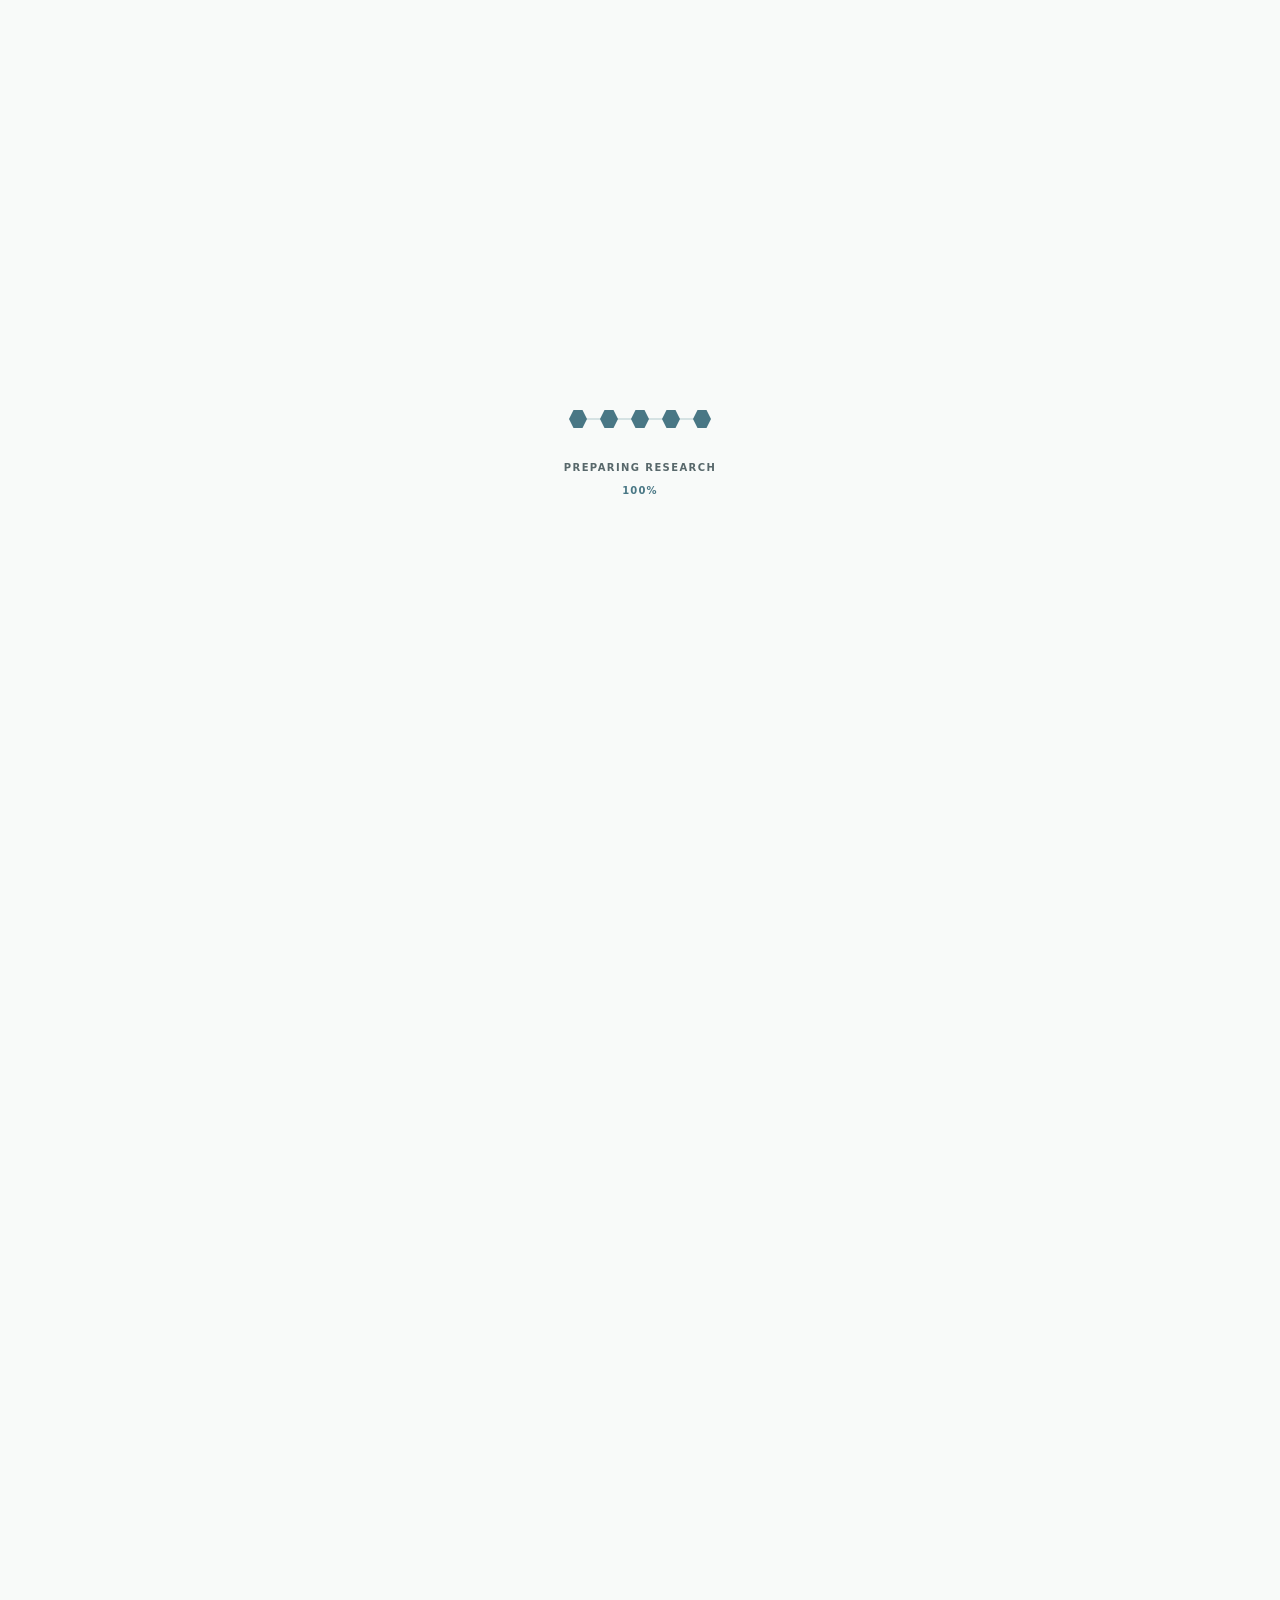
<file: publications/index.html>
<!doctype html><html lang="en"><head><meta charset="utf-8"><meta name="viewport" content="width=device-width,initial-scale=1"><title>Publications · Lior Skoury</title><meta name="description" content="Research in Digital Twin systems, manufacturing coordination, and data-driven modelling of physical processes."><meta name="robots" content="index,follow"><meta name="color-scheme" content="light"><meta name="theme-color" content="#f8faf9"><meta http-equiv="Content-Security-Policy" content="default-src 'self'; script-src 'self' https://cloud.umami.is; style-src 'self'; img-src 'self' data:; frame-src https://www.youtube-nocookie.com https://player.vimeo.com; media-src 'self' https:; connect-src 'self' https://gateway.umami.is; object-src 'none'; base-uri 'self'; form-action 'none'"><link rel="canonical" href="https://liorskoury-git.github.io/publications/"><meta property="og:title" content="Publications · Lior Skoury"><meta property="og:description" content="Research in Digital Twin systems, manufacturing coordination, and data-driven modelling of physical processes."><meta property="og:type" content="website"><meta property="og:url" content="https://liorskoury-git.github.io/publications/"><meta property="og:image" content="https://liorskoury-git.github.io/assets/share_image.png?v=d465113c7545"><meta property="og:image:type" content="image/png"><meta property="og:image:width" content="1200"><meta property="og:image:height" content="627"><meta property="og:image:alt" content="Lior Skoury portfolio mark"><meta name="twitter:card" content="summary_large_image"><meta name="twitter:image" content="https://liorskoury-git.github.io/assets/share_image.png?v=d465113c7545"><link rel="icon" type="image/svg+xml" href="/assets/favicon.svg?v=650854b74d60"><script src="/assets/loader.js?v=c5fcad39c5e4"></script><script defer src="https://cloud.umami.is/script.js" data-website-id="52de3d24-4a3d-4118-b2b0-4085006f8740" data-domains="liorskoury-git.github.io" data-do-not-track="true"></script><script defer src="/assets/analytics-events.js?v=ce30b088c900"></script><link rel="stylesheet" href="/assets/loader.css?v=68f86a6a60f5"><link rel="stylesheet" href="/assets/styles.css?v=44f8c890c635"><link rel="stylesheet" href="/assets/editorial.css?v=63da43abfd9c"><link rel="stylesheet" href="/assets/thread-svg.css?v=e17646e899cc"><link rel="stylesheet" href="/assets/system-svg.css?v=73e3468af432"><link rel="stylesheet" href="/assets/actor-svg.css?v=8cb5feb9dd63"><link rel="stylesheet" href="/assets/service-svg.css?v=e2cc6b1955b9"><script type="module" src="/assets/app.js?v=7f66cacabcc6"></script></head><body><div class="page-loader" role="status" aria-live="polite"><div class="page-loader-inner"><span class="page-loader-track" aria-hidden="true"><i></i><i></i><i></i><i></i><i></i></span><span class="page-loader-label">Preparing research</span></div></div>
  <a class="skip-link" href="#main">Skip to content</a><header class="site-header has-submenu is-expanded"><div class="header-bar"><div class="header-inner"><a class="brand" href="/" aria-label="Lior Skoury home"><span class="brand-name">Lior Skoury</span><span class="brand-divider" aria-hidden="true">|</span><span class="brand-descriptor">RESEARCH PORTFOLIO.</span></a><button class="home-submenu-toggle" type="button" aria-expanded="true" aria-controls="home-submenu" aria-label="Toggle page sections"></button><button class="menu-toggle" type="button" aria-expanded="false" aria-controls="main-nav">Menu <span aria-hidden="true">☰</span></button><nav id="main-nav" aria-label="Main navigation"><a href="/">Research</a><a href="/publications/" aria-current="page">Publications</a><a href="/satellite-projects/">Satellite Projects</a><a href="/assets/Vitae/Lior_Skoury_CV.docx" download="Lior_Skoury_CV.docx">Vitae</a><a class="nav-contact" href="/#contact">Get in touch <span aria-hidden="true">↗</span></a></nav></div></div><div class="subnav-region"><div class="home-submenu-shell side-submenu-shell"><nav id="home-submenu" class="home-submenu" aria-label="Publication sections"><a href="#papers">01_RESEARCH PAPERS</a><a href="#software-dataset">02_SOFTWARE AND DATASET</a></nav></div></div></header>
  <main id="main"><section id="papers" class="container section collection-header publication-page"><div class="publication-heading"><h1 class="eyebrow">Research papers</h1><span>23 publications</span></div><div class="publication-list publication-list--with-images"><article class="publication publication--visual"><a class="pub-image" href="https://doi.org/10.1088/1748-3190/ae91bf" target="_blank" rel="noopener noreferrer" aria-label="Open Modelling cocoon spinning: an agent-based computational approach"><img src="/assets/images/Publications/cards/cocoon.jpg" alt="Image for Modelling cocoon spinning: an agent-based computational approach" width="640" height="400" loading="lazy" decoding="async"></a><div class="pub-copy"><div class="pub-year">2026</div><h3><a class="pub-link" href="https://doi.org/10.1088/1748-3190/ae91bf" target="_blank" rel="noopener noreferrer">Modelling cocoon spinning: an agent-based computational approach <span aria-hidden="true">↗</span></a></h3><p class="authors">Lior Skoury; Nikolai Rosenthal; Thomas Wortmann; Achim Menges; Peter Fratzl; Michaela Eder; Karola Dierichs</p><p class="venue">Bioinspiration &amp; Biomimetics · Volume 21, Number 4</p><div class="publication-tags"><span class="publication-tag publication-tag--reviewed">Peer reviewed</span><span class="publication-tag publication-tag--first">First author</span></div></div></article><article class="publication publication--visual"><a class="pub-image" href="https://doi.org/10.1007/s41693-026-00190-4" target="_blank" rel="noopener noreferrer" aria-label="Open Constraint to capability: a multi-robot screw-press gluing micro-factory for scalable and efficient multi-story timber slab assembly"><img src="/assets/images/Publications/cards/microfactory.jpg" alt="Image for Constraint to capability: a multi-robot screw-press gluing micro-factory for scalable and efficient multi-story timber slab assembly" width="640" height="400" loading="lazy" decoding="async"></a><div class="pub-copy"><div class="pub-year">2026</div><h3><a class="pub-link" href="https://doi.org/10.1007/s41693-026-00190-4" target="_blank" rel="noopener noreferrer">Constraint to capability: a multi-robot screw-press gluing micro-factory for scalable and efficient multi-story timber slab assembly <span aria-hidden="true">↗</span></a></h3><p class="authors">Zhenxiang Huang; Tim Stark; Lior Skoury; Aaron Wagner; Simon Treml; Felix Amtsberg; Hans Jakob Wagner; Thomas Wortmann; Achim Menges</p><p class="venue">Construction Robotics · Volume 10, article 18</p><div class="publication-tags"><span class="publication-tag publication-tag--reviewed">Peer reviewed</span><span class="publication-tag publication-tag--control">Control and management</span></div></div></article><article class="publication publication--visual"><a class="pub-image" href="https://doi.org/10.1016/j.aei.2026.104728" target="_blank" rel="noopener noreferrer" aria-label="Open Digital Twin architecture for heterogeneous fabrication and construction in AEC"><img src="/assets/images/Publications/cards/architecture.jpg" alt="Image for Digital Twin architecture for heterogeneous fabrication and construction in AEC" width="640" height="400" loading="lazy" decoding="async"></a><div class="pub-copy"><div class="pub-year">2026</div><h3><a class="pub-link" href="https://doi.org/10.1016/j.aei.2026.104728" target="_blank" rel="noopener noreferrer">Digital Twin architecture for heterogeneous fabrication and construction in AEC <span aria-hidden="true">↗</span></a></h3><p class="authors">Lior Skoury; Achim Menges; Thomas Wortmann</p><p class="venue">Advanced Engineering Informatics · Volume 74, Part C, article 104728</p><div class="publication-tags"><span class="publication-tag publication-tag--reviewed">Peer reviewed</span><span class="publication-tag publication-tag--first">First author</span><span class="publication-tag publication-tag--foundation">Foundation</span><span class="publication-tag publication-tag--control">Control and management</span></div></div></article><article class="publication publication--visual"><a class="pub-image" href="https://doi.org/10.1109/ICRA57385.2026.11696913" target="_blank" rel="noopener noreferrer" aria-label="Open LASER: Level-Based Asynchronous Scheduling and Execution Regime for Spatiotemporally Constrained Multi-Robot Timber Manufacturing"><img src="/assets/images/Publications/cards/laser.jpg" alt="Image for LASER: Level-Based Asynchronous Scheduling and Execution Regime for Spatiotemporally Constrained Multi-Robot Timber Manufacturing" width="640" height="400" loading="lazy" decoding="async"></a><div class="pub-copy"><div class="pub-year">2026</div><h3><a class="pub-link" href="https://doi.org/10.1109/ICRA57385.2026.11696913" target="_blank" rel="noopener noreferrer">LASER: Level-Based Asynchronous Scheduling and Execution Regime for Spatiotemporally Constrained Multi-Robot Timber Manufacturing <span aria-hidden="true">↗</span></a></h3><p class="authors">Zhenxiang Huang; Lior Skoury; Tim Stark; Aaron Wagner; Hans Jakob Wagner; Thomas Wortmann; Achim Menges</p><p class="venue">IEEE International Conference on Robotics and Automation (ICRA) · pp. 7649–7656</p><span class="badge award">Co-authored award-winning paper · ICRA 2026 Best Student Paper Award</span><div class="publication-tags"><span class="publication-tag publication-tag--reviewed">Peer reviewed</span><span class="publication-tag publication-tag--control">Control and management</span></div></div></article><article class="publication publication--visual"><a class="pub-image" href="https://indin2026.ieee-ies.org/program/index.html" target="_blank" rel="noopener noreferrer" aria-label="Open AR Worker Guidance and Vision-Based Quality Control for Human-Robot Cooperation in Robotic Prefabrication for Timber Construction"><img src="/assets/images/Publications/cards/ar-worker-guidance.jpg" alt="Image for AR Worker Guidance and Vision-Based Quality Control for Human-Robot Cooperation in Robotic Prefabrication for Timber Construction" width="640" height="400" loading="lazy" decoding="async"></a><div class="pub-copy"><div class="pub-year">2026</div><h3><a class="pub-link" href="https://indin2026.ieee-ies.org/program/index.html" target="_blank" rel="noopener noreferrer">AR Worker Guidance and Vision-Based Quality Control for Human-Robot Cooperation in Robotic Prefabrication for Timber Construction <span aria-hidden="true">↗</span></a></h3><p class="authors">Matthias Marquart; Siddieq Mansour; Samed Ajdinović; Alexander Verl; Edgar Schefer; Lasath Siriwardena; Nicolas Pousa; Lior Skoury; Thomas Wortmann; Achim Menges</p><p class="venue">IEEE International Conference on Industrial Informatics (INDIN 2026)</p><div class="publication-tags"><span class="publication-tag publication-tag--reviewed">Peer reviewed</span><span class="publication-tag publication-tag--foundation">Foundation</span><span class="publication-tag publication-tag--control">Control and management</span><span class="publication-tag publication-tag--data-ai">Data-informed AI</span></div></div></article><article class="publication publication--visual"><a class="pub-image" href="https://doi.org/10.1016/j.autcon.2025.106706" target="_blank" rel="noopener noreferrer" aria-label="Open Data-informed Digital Twin for large-scale 3D printing in construction"><img src="/assets/images/Publications/cards/printing.jpg" alt="Image for Data-informed Digital Twin for large-scale 3D printing in construction" width="640" height="400" loading="lazy" decoding="async"></a><div class="pub-copy"><div class="pub-year">2026</div><h3><a class="pub-link" href="https://doi.org/10.1016/j.autcon.2025.106706" target="_blank" rel="noopener noreferrer">Data-informed Digital Twin for large-scale 3D printing in construction <span aria-hidden="true">↗</span></a></h3><p class="authors">Lior Skoury; Ofer Asaf; Aaron Sprecher; Achim Menges; Thomas Wortmann</p><p class="venue">Automation in Construction · Volume 182, article 106706</p><div class="publication-tags"><span class="publication-tag publication-tag--reviewed">Peer reviewed</span><span class="publication-tag publication-tag--first">First author</span><span class="publication-tag publication-tag--foundation">Foundation</span><span class="publication-tag publication-tag--control">Control and management</span><span class="publication-tag publication-tag--data-ai">Data-informed AI</span></div></div></article><article class="publication publication--visual"><a class="pub-image" href="https://doi.org/10.1016/j.aei.2025.103475" target="_blank" rel="noopener noreferrer" aria-label="Open An implementation and evaluation of large-scale multi-user human–robot collaboration with head-mounted augmented reality"><img src="/assets/images/Publications/cards/hrc.jpg" alt="Image for An implementation and evaluation of large-scale multi-user human–robot collaboration with head-mounted augmented reality" width="640" height="400" loading="lazy" decoding="async"></a><div class="pub-copy"><div class="pub-year">2025</div><h3><a class="pub-link" href="https://doi.org/10.1016/j.aei.2025.103475" target="_blank" rel="noopener noreferrer">An implementation and evaluation of large-scale multi-user human–robot collaboration with head-mounted augmented reality <span aria-hidden="true">↗</span></a></h3><p class="authors">Xiliu Yang; Felix Amtsberg; Benjamin Kaiser; Lior Skoury; Tim Stark; Simon Treml; Nils Opgenorth; Aimée Sousa Calepso; Michael Sedlmair; Thomas Wortmann; Alexander Verl; Achim Menges</p><p class="venue">Advanced Engineering Informatics · Volume 67, article 103475</p><span class="badge award">Co-authored award-winning paper · IntCDC Best Publication Award 2025</span><div class="publication-tags"><span class="publication-tag publication-tag--reviewed">Peer reviewed</span><span class="publication-tag publication-tag--control">Control and management</span></div></div></article><article class="publication publication--visual"><a class="pub-image" href="https://doi.org/10.52842/conf.ecaade.2025.2.127" target="_blank" rel="noopener noreferrer" aria-label="Open From Passive to Active Matter: A novel robot-material system for parallel construction"><img src="/assets/images/Publications/cards/active-matter.jpg" alt="Image for From Passive to Active Matter: A novel robot-material system for parallel construction" width="640" height="400" loading="lazy" decoding="async"></a><div class="pub-copy"><div class="pub-year">2025</div><h3><a class="pub-link" href="https://doi.org/10.52842/conf.ecaade.2025.2.127" target="_blank" rel="noopener noreferrer">From Passive to Active Matter: A novel robot-material system for parallel construction <span aria-hidden="true">↗</span></a></h3><p class="authors">Xin Sun; Chia-Yen Wu; Philipp Kragl; Lior Skoury; Samuel Leder; Thomas Wortmann; Achim Menges</p><p class="venue">Education and research in Computer Aided Architectural Design in Europe (eCAADe 2025)</p><div class="publication-tags"><span class="publication-tag publication-tag--reviewed">Peer reviewed</span></div></div></article><article class="publication publication--visual"><a class="pub-image" href="https://doi.org/10.52842/conf.acadia.2024.2.253" target="_blank" rel="noopener noreferrer" aria-label="Open Controlled Anisotropy"><img src="/assets/images/Publications/cards/anisotropy.jpg" alt="Image for Controlled Anisotropy" width="640" height="400" loading="lazy" decoding="async"></a><div class="pub-copy"><div class="pub-year">2024</div><h3><a class="pub-link" href="https://doi.org/10.52842/conf.acadia.2024.2.253" target="_blank" rel="noopener noreferrer">Controlled Anisotropy <span aria-hidden="true">↗</span></a></h3><p class="authors">Tzu-Ying Chen; Simon Treml; Lior Skoury; Jorge A. Christie Remy-Maillet; Hans Jakob Wagner; Achim Menges; Jan Knippers</p><p class="venue">Association for Computer Aided Design in Architecture (ACADIA 2024)</p><div class="publication-tags"><span class="publication-tag publication-tag--reviewed">Peer reviewed</span></div></div></article><article class="publication publication--visual"><a class="pub-image" href="https://doi.org/10.1145/3652620.3688255" target="_blank" rel="noopener noreferrer" aria-label="Open Digital twin architecture for the AEC Industry: A case study in collective robotic construction"><img src="/assets/images/Publications/cards/collective.jpg" alt="Image for Digital twin architecture for the AEC Industry: A case study in collective robotic construction" width="640" height="400" loading="lazy" decoding="async"></a><div class="pub-copy"><div class="pub-year">2024</div><h3><a class="pub-link" href="https://doi.org/10.1145/3652620.3688255" target="_blank" rel="noopener noreferrer">Digital twin architecture for the AEC Industry: A case study in collective robotic construction <span aria-hidden="true">↗</span></a></h3><p class="authors">Lior Skoury; Samuel Leder; Achim Menges; Thomas Wortmann</p><p class="venue">ACM/IEEE MODELS Companion ’24 · pp. 413–418</p><div class="publication-tags"><span class="publication-tag publication-tag--reviewed">Peer reviewed</span><span class="publication-tag publication-tag--first">First author</span><span class="publication-tag publication-tag--foundation">Foundation</span><span class="publication-tag publication-tag--control">Control and management</span></div></div></article><article class="publication publication--visual"><a class="pub-image" href="https://doi.org/10.1007/978-3-031-68275-9_41" target="_blank" rel="noopener noreferrer" aria-label="Open Prediction Models for Co-Design in Industry 4.0"><img src="/assets/images/Publications/cards/prediction.jpg" alt="Image for Prediction Models for Co-Design in Industry 4.0" width="640" height="400" loading="lazy" decoding="async"></a><div class="pub-copy"><div class="pub-year">2024</div><h3><a class="pub-link" href="https://doi.org/10.1007/978-3-031-68275-9_41" target="_blank" rel="noopener noreferrer">Prediction Models for Co-Design in Industry 4.0 <span aria-hidden="true">↗</span></a></h3><p class="authors">Lior Skoury; Thomas Wortmann</p><p class="venue">Design Modelling Symposium · Scalable Disruptors (DMS 2024)</p><div class="publication-tags"><span class="publication-tag publication-tag--reviewed">Peer reviewed</span><span class="publication-tag publication-tag--first">First author</span><span class="publication-tag publication-tag--data-ai">Data-informed AI</span></div></div></article><article class="publication publication--visual"><a class="pub-image" href="https://doi.org/10.1007/978-3-031-68323-7_21" target="_blank" rel="noopener noreferrer" aria-label="Open Putting Co-Design-Supporting Data Lakes to the Test: An Evaluation on AEC Case Studies"><img src="/assets/images/Publications/cards/data-lakes.jpg" alt="Image for Putting Co-Design-Supporting Data Lakes to the Test: An Evaluation on AEC Case Studies" width="640" height="400" loading="lazy" decoding="async"></a><div class="pub-copy"><div class="pub-year">2024</div><h3><a class="pub-link" href="https://doi.org/10.1007/978-3-031-68323-7_21" target="_blank" rel="noopener noreferrer">Putting Co-Design-Supporting Data Lakes to the Test: An Evaluation on AEC Case Studies <span aria-hidden="true">↗</span></a></h3><p class="authors">Melanie Herschel; Andreas Gienger; Anja Patricia Regina Lauer; Charlotte Stein; Lior Skoury; Nico Lässig; Carsten Ellwein; Alexander Verl; Thomas Wortmann; Cristina Tarin Sauer</p><p class="venue">The 26th International Conference on Big Data Analytics and Knowledge Discovery (DAWAK 2024)</p><div class="publication-tags"><span class="publication-tag publication-tag--reviewed">Peer reviewed</span><span class="publication-tag publication-tag--foundation">Foundation</span><span class="publication-tag publication-tag--control">Control and management</span></div></div></article><article class="publication publication--visual"><a class="pub-image" href="https://doi.org/10.2307/jj.11374766.7" target="_blank" rel="noopener noreferrer" aria-label="Open Multi-Scalar Computational Fabrication and Construction of Bio-Based Building Envelopes: The Livmats Biomimetic Shell"><img src="/assets/images/Publications/cards/shell-envelope.jpg" alt="Image for Multi-Scalar Computational Fabrication and Construction of Bio-Based Building Envelopes: The Livmats Biomimetic Shell" width="640" height="400" loading="lazy" decoding="async"></a><div class="pub-copy"><div class="pub-year">2024</div><h3><a class="pub-link" href="https://doi.org/10.2307/jj.11374766.7" target="_blank" rel="noopener noreferrer">Multi-Scalar Computational Fabrication and Construction of Bio-Based Building Envelopes: The Livmats Biomimetic Shell <span aria-hidden="true">↗</span></a></h3><p class="authors">Nils Opgenorth; Tiffany Cheng; Anja Patricia Regina Lauer; Lior Skoury; Ekin Sila Sahin; Tim Stark; Yasaman Tahouni; Simon Treml; Monika Göbel; Laura Kiesewetter; Christoph Schlopschnat; Max Benjamin Zorn; Xiliu Yang; Felix Amtsberg; Hans Jakob Wagner; Dylan Wood; Oliver Sawodny; Thomas Wortmann; Achim Menges</p><p class="venue">Fabricate 2024: Creating Resourceful Futures</p><div class="publication-tags"><span class="publication-tag publication-tag--reviewed">Peer reviewed</span><span class="publication-tag publication-tag--control">Control and management</span></div></div></article><article class="publication publication--visual"><a class="pub-image" href="https://doi.org/10.1016/j.autcon.2023.105229" target="_blank" rel="noopener noreferrer" aria-label="Open Towards data-informed co-design in digital fabrication"><img src="/assets/images/Publications/cards/codesign.jpg" alt="Image for Towards data-informed co-design in digital fabrication" width="640" height="400" loading="lazy" decoding="async"></a><div class="pub-copy"><div class="pub-year">2024</div><h3><a class="pub-link" href="https://doi.org/10.1016/j.autcon.2023.105229" target="_blank" rel="noopener noreferrer">Towards data-informed co-design in digital fabrication <span aria-hidden="true">↗</span></a></h3><p class="authors">Lior Skoury; Simon Treml; Nils Opgenorth; Felix Amtsberg; Hans Jakob Wagner; Achim Menges; Thomas Wortmann</p><p class="venue">Automation in Construction · Volume 158, article 105229</p><div class="publication-tags"><span class="publication-tag publication-tag--reviewed">Peer reviewed</span><span class="publication-tag publication-tag--first">First author</span><span class="publication-tag publication-tag--foundation">Foundation</span><span class="publication-tag publication-tag--control">Control and management</span><span class="publication-tag publication-tag--data-ai">Data-informed AI</span></div></div></article><article class="publication publication--visual"><a class="pub-image" href="https://doi.org/10.1002/bate.202300070" target="_blank" rel="noopener noreferrer" aria-label="Open Multi‐Akteur‐Fabrikation im Bauwesen: Co‐Design‐Methoden für eine anpassungsfähigere Vorfabrikation"><img src="/assets/images/Publications/cards/multi-akteur.jpg" alt="Image for Multi‐Akteur‐Fabrikation im Bauwesen: Co‐Design‐Methoden für eine anpassungsfähigere Vorfabrikation" width="640" height="400" loading="lazy" decoding="async"></a><div class="pub-copy"><div class="pub-year">2023</div><h3><a class="pub-link" href="https://doi.org/10.1002/bate.202300070" target="_blank" rel="noopener noreferrer">Multi‐Akteur‐Fabrikation im Bauwesen: Co‐Design‐Methoden für eine anpassungsfähigere Vorfabrikation <span aria-hidden="true">↗</span></a></h3><p class="authors">Felix Amtsberg; Xiliu Yang; Lior Skoury; Gili Ron; Benjamin Kaiser; Aimée Sousa Calepso; Michael Sedlmair; Alexander Verl; Thomas Wortmann; Achim Menges</p><p class="venue">Bautechnik · Volume 100, Issue 10</p><div class="publication-tags"><span class="publication-tag publication-tag--reviewed">Peer reviewed</span><span class="publication-tag publication-tag--control">Control and management</span></div></div></article><article class="publication publication--visual"><a class="pub-image" href="https://doi.org/10.1515/9783111162683-019" target="_blank" rel="noopener noreferrer" aria-label="Open Artificial Intelligence Automated Task Planning for Fabrication"><img src="/assets/images/Publications/cards/ai-task-planning.jpg" alt="Image for Artificial Intelligence Automated Task Planning for Fabrication" width="640" height="400" loading="lazy" decoding="async"></a><div class="pub-copy"><div class="pub-year">2023</div><h3><a class="pub-link" href="https://doi.org/10.1515/9783111162683-019" target="_blank" rel="noopener noreferrer">Artificial Intelligence Automated Task Planning for Fabrication <span aria-hidden="true">↗</span></a></h3><p class="authors">Shermin Sherkat; Lior Skoury; Andreas Wortmann; Thomas Wortmann</p><p class="venue">Advances in Architectural Geometry (AAG 2023)</p><div class="publication-tags"><span class="publication-tag publication-tag--reviewed">Peer reviewed</span><span class="publication-tag publication-tag--data-ai">Data-informed AI</span></div></div></article><article class="publication publication--visual"><a class="pub-image" href="https://doi.org/10.52842/conf.ecaade.2023.1.417" target="_blank" rel="noopener noreferrer" aria-label="Open Multi-Actor Fabrication for Digital Timber Construction"><img src="/assets/images/Publications/cards/multi-actor.jpg" alt="Image for Multi-Actor Fabrication for Digital Timber Construction" width="640" height="400" loading="lazy" decoding="async"></a><div class="pub-copy"><div class="pub-year">2023</div><h3><a class="pub-link" href="https://doi.org/10.52842/conf.ecaade.2023.1.417" target="_blank" rel="noopener noreferrer">Multi-Actor Fabrication for Digital Timber Construction <span aria-hidden="true">↗</span></a></h3><p class="authors">Felix Amtsberg; Xiliu Yang; Lior Skoury; Aimée Sousa Calepso; Michael Sedlmair; Thomas Wortmann; Achim Menges</p><p class="venue">Education and research in Computer Aided Architectural Design in Europe (eCAADe 2023)</p><div class="publication-tags"><span class="publication-tag publication-tag--reviewed">Peer reviewed</span><span class="publication-tag publication-tag--control">Control and management</span></div></div></article><article class="publication publication--visual"><a class="pub-image" href="https://doi.org/10.1177/14780771221135003" target="_blank" rel="noopener noreferrer" aria-label="Open Arrangement of reinforcement in variable density timber slab systems for multi-story construction"><img src="/assets/images/Publications/cards/reinforcement.jpg" alt="Image for Arrangement of reinforcement in variable density timber slab systems for multi-story construction" width="640" height="400" loading="lazy" decoding="async"></a><div class="pub-copy"><div class="pub-year">2022</div><h3><a class="pub-link" href="https://doi.org/10.1177/14780771221135003" target="_blank" rel="noopener noreferrer">Arrangement of reinforcement in variable density timber slab systems for multi-story construction <span aria-hidden="true">↗</span></a></h3><p class="authors">Luis Orozco; Anna Krtschil; Lior Skoury; Jan Knippers; Achim Menges</p><p class="venue">International Journal of Architectural Computing · Volume 20, Issue 4</p><div class="publication-tags"><span class="publication-tag publication-tag--reviewed">Peer reviewed</span></div></div></article><article class="publication publication--visual"><a class="pub-image" href="https://doi.org/10.1007/978-3-031-13249-0_47" target="_blank" rel="noopener noreferrer" aria-label="Open A Framework for Managing Data in Multi-actor Fabrication Processes"><img src="/assets/images/Publications/cards/data-framework.jpg" alt="Image for A Framework for Managing Data in Multi-actor Fabrication Processes" width="640" height="400" loading="lazy" decoding="async"></a><div class="pub-copy"><div class="pub-year">2022</div><h3><a class="pub-link" href="https://doi.org/10.1007/978-3-031-13249-0_47" target="_blank" rel="noopener noreferrer">A Framework for Managing Data in Multi-actor Fabrication Processes <span aria-hidden="true">↗</span></a></h3><p class="authors">Lior Skoury; Felix Amtsberg; Xiliu Yang; Hans Jakob Wagner; Achim Menges; Thomas Wortmann</p><p class="venue">Design Modelling Symposium · Towards Radical Regeneration (DMS 2022)</p><div class="publication-tags"><span class="publication-tag publication-tag--reviewed">Peer reviewed</span><span class="publication-tag publication-tag--first">First author</span><span class="publication-tag publication-tag--foundation">Foundation</span><span class="publication-tag publication-tag--control">Control and management</span></div></div></article><article class="publication publication--visual"><a class="pub-image" href="https://doi.org/10.52842/conf.caadria.2022.2.141" target="_blank" rel="noopener noreferrer" aria-label="Open VIZOR: Facilitating Cyber-physical Workflows in Prefabrication through Augmented Reality"><img src="/assets/images/Publications/cards/vizor.jpg" alt="Image for VIZOR: Facilitating Cyber-physical Workflows in Prefabrication through Augmented Reality" width="640" height="400" loading="lazy" decoding="async"></a><div class="pub-copy"><div class="pub-year">2022</div><h3><a class="pub-link" href="https://doi.org/10.52842/conf.caadria.2022.2.141" target="_blank" rel="noopener noreferrer">VIZOR: Facilitating Cyber-physical Workflows in Prefabrication through Augmented Reality <span aria-hidden="true">↗</span></a></h3><p class="authors">Xiliu Yang; Felix Amtsberg; Lior Skoury; Hans Jakob Wagner; Achim Menges</p><p class="venue">Association for Computer-Aided Architectural Design Research in Asia - post carbon - (CAADRIA 2022)</p><div class="publication-tags"><span class="publication-tag publication-tag--reviewed">Peer reviewed</span><span class="publication-tag publication-tag--control">Control and management</span></div></div></article><article class="publication publication--visual"><a class="pub-image" href="https://doi.org/10.22260/isarc2021/0006" target="_blank" rel="noopener noreferrer" aria-label="Open iHRC: An AR-Based Interface for Intuitive, Interactive and Coordinated Task Sharing Between Humans and Robots in Building Construction"><img src="/assets/images/Publications/cards/ihrc.jpg" alt="Image for iHRC: An AR-Based Interface for Intuitive, Interactive and Coordinated Task Sharing Between Humans and Robots in Building Construction" width="640" height="400" loading="lazy" decoding="async"></a><div class="pub-copy"><div class="pub-year">2021</div><h3><a class="pub-link" href="https://doi.org/10.22260/isarc2021/0006" target="_blank" rel="noopener noreferrer">iHRC: An AR-Based Interface for Intuitive, Interactive and Coordinated Task Sharing Between Humans and Robots in Building Construction <span aria-hidden="true">↗</span></a></h3><p class="authors">Felix Amtsberg; Xiliu Yang; Lior Skoury; Hans Jakob Wagner; Achim Menges</p><p class="venue">International Symposium on Automation and Robotics in Construction (ISARC 2021)</p><div class="publication-tags"><span class="publication-tag publication-tag--reviewed">Peer reviewed</span><span class="publication-tag publication-tag--control">Control and management</span></div></div></article><article class="publication publication--visual"><a class="pub-image" href="https://doi.org/10.52842/conf.ecaade.2021.1.303" target="_blank" rel="noopener noreferrer" aria-label="Open Design Methods for Variable Density, Multi-Directional Composite Timber Slab Systems for Multi-Storey Construction"><img src="/assets/images/Publications/cards/slab-design.jpg" alt="Image for Design Methods for Variable Density, Multi-Directional Composite Timber Slab Systems for Multi-Storey Construction" width="640" height="400" loading="lazy" decoding="async"></a><div class="pub-copy"><div class="pub-year">2021</div><h3><a class="pub-link" href="https://doi.org/10.52842/conf.ecaade.2021.1.303" target="_blank" rel="noopener noreferrer">Design Methods for Variable Density, Multi-Directional Composite Timber Slab Systems for Multi-Storey Construction <span aria-hidden="true">↗</span></a></h3><p class="authors">Luis Orozco; Anna Krtschil; Hans Jakob Wagner; Simon Bechert; Felix Amtsberg; Lior Skoury; Jan Knippers; Achim Menges</p><p class="venue">Education and research in Computer Aided Architectural Design in Europe (eCAADe 2021)</p><div class="publication-tags"><span class="publication-tag publication-tag--reviewed">Peer reviewed</span></div></div></article><article class="publication publication--visual"><a class="pub-image" href="https://www.researchgate.net/publication/352248604_Bending_Active_Plates_with_Tensile_Elements_A_Biomimetic_Approach_Inspired_by_the_Australian_Curly_Leaf_Spider_Phonognatha_graeffae" target="_blank" rel="noopener noreferrer" aria-label="Open Bending Active Plates with Tensile Elements: A Biomimetic Approach Inspired by the Australian Curly Leaf Spider (Phonognatha graeffae)"><img src="/assets/images/Publications/cards/bending-plates.jpg" alt="Image for Bending Active Plates with Tensile Elements: A Biomimetic Approach Inspired by the Australian Curly Leaf Spider (Phonognatha graeffae)" width="640" height="400" loading="lazy" decoding="async"></a><div class="pub-copy"><div class="pub-year">2021</div><h3><a class="pub-link" href="https://www.researchgate.net/publication/352248604_Bending_Active_Plates_with_Tensile_Elements_A_Biomimetic_Approach_Inspired_by_the_Australian_Curly_Leaf_Spider_Phonognatha_graeffae" target="_blank" rel="noopener noreferrer">Bending Active Plates with Tensile Elements: A Biomimetic Approach Inspired by the Australian Curly Leaf Spider (Phonognatha graeffae) <span aria-hidden="true">↗</span></a></h3><p class="authors">Cody Tucker; Xiliu Yang; August Lehrecke; Lior Skoury; Manuela Aust; Friedrich Holtmann; Axel Körner; Oliver Betz</p><p class="venue">International Conference on Spatial Structures (IASS 2021)</p><div class="publication-tags"><span class="publication-tag publication-tag--reviewed">Peer reviewed</span></div></div></article></div></section><section id="software-dataset" class="container section publication-software"><div class="publication-heading"><h2 class="eyebrow">Software and dataset</h2><span>7 research outputs</span></div><div class="research-output-group"><h3>Datasets</h3><div class="publication-list publication-list--with-images"><article class="publication publication--visual research-output"><a class="pub-image" href="https://doi.org/10.17617/3.0auuuv" target="_blank" rel="noopener noreferrer" aria-label="Open Data sets of the article: Modelling cocoon spinning an agent-based computational approach on Edmond"><img src="/assets/previews/images/Software_DataSets/Data%20sets%20of%20the%20article%20Modelling%20cocoon%20spinning%20an%20agent-based%20computational%20approach.jpg.jpg" alt="Image for Data sets of the article: Modelling cocoon spinning an agent-based computational approach" width="640" height="400" loading="lazy" decoding="async"></a><div class="pub-copy"><div class="pub-year">2026</div><h4><a class="pub-link" href="https://doi.org/10.17617/3.0auuuv" target="_blank" rel="noopener noreferrer">Data sets of the article: Modelling cocoon spinning an agent-based computational approach <span aria-hidden="true">↗</span></a></h4><p class="authors">Nikolai Rosenthal; Lior Skoury</p><p class="venue">Edmond</p><p class="output-doi">DOI: <a href="https://doi.org/10.17617/3.0auuuv" target="_blank" rel="noopener noreferrer">10.17617/3.0auuuv</a></p></div></article><article class="publication publication--visual research-output"><a class="pub-image" href="https://doi.org/10.18419/DARUS-5612" target="_blank" rel="noopener noreferrer" aria-label="Open Digital Twin task logs for Collective Robotic Construction (CRC) — ROB|ARCH 2024 on DaRUS"><img src="/assets/previews/images/Software_DataSets/Digital%20Twin%20task%20logs%20for%20Collective%20Robotic%20Construction%20(CRC)%20%E2%80%94%20ROBARCH%202024.png.jpg" alt="Image for Digital Twin task logs for Collective Robotic Construction (CRC) — ROB|ARCH 2024" width="640" height="400" loading="lazy" decoding="async"></a><div class="pub-copy"><div class="pub-year">2026</div><h4><a class="pub-link" href="https://doi.org/10.18419/DARUS-5612" target="_blank" rel="noopener noreferrer">Digital Twin task logs for Collective Robotic Construction (CRC) — ROB|ARCH 2024 <span aria-hidden="true">↗</span></a></h4><p class="authors">Lior Skoury; Samuel Leder</p><p class="venue">DaRUS</p><p class="output-doi">DOI: <a href="https://doi.org/10.18419/DARUS-5612" target="_blank" rel="noopener noreferrer">10.18419/DARUS-5612</a></p></div></article><article class="publication publication--visual research-output"><a class="pub-image" href="https://doi.org/10.18419/DARUS-4817" target="_blank" rel="noopener noreferrer" aria-label="Open Digital-Twin Data for Large-Scale 3D Printing on DaRUS"><img src="/assets/previews/images/Software_DataSets/Digital-Twin%20Data%20for%20Large-Scale%203D%20Printing.jpg.jpg" alt="Image for Digital-Twin Data for Large-Scale 3D Printing" width="640" height="400" loading="lazy" decoding="async"></a><div class="pub-copy"><div class="pub-year">2025</div><h4><a class="pub-link" href="https://doi.org/10.18419/DARUS-4817" target="_blank" rel="noopener noreferrer">Digital-Twin Data for Large-Scale 3D Printing <span aria-hidden="true">↗</span></a></h4><p class="authors">Lior Skoury; Ofer Asaf; Aaron Sprecher; Achim Menges; Thomas Wortmann</p><p class="venue">DaRUS</p><p class="output-doi">DOI: <a href="https://doi.org/10.18419/DARUS-4817" target="_blank" rel="noopener noreferrer">10.18419/DARUS-4817</a></p></div></article><article class="publication publication--visual research-output"><a class="pub-image" href="https://doi.org/10.18419/DARUS-3648" target="_blank" rel="noopener noreferrer" aria-label="Open livMats Biomimetic Shell Fabrication Tasks on DaRUS"><img src="/assets/images/Software_DataSets/livMats%20Biomimetic%20Shell%20Fabrication%20Tasks.jpg" alt="Image for livMats Biomimetic Shell Fabrication Tasks" width="640" height="400" loading="lazy" decoding="async"></a><div class="pub-copy"><div class="pub-year">2024</div><h4><a class="pub-link" href="https://doi.org/10.18419/DARUS-3648" target="_blank" rel="noopener noreferrer">livMats Biomimetic Shell Fabrication Tasks <span aria-hidden="true">↗</span></a></h4><p class="authors">Lior Skoury; Thomas Wortmann</p><p class="venue">DaRUS</p><p class="output-doi">DOI: <a href="https://doi.org/10.18419/DARUS-3648" target="_blank" rel="noopener noreferrer">10.18419/DARUS-3648</a></p></div></article><article class="publication publication--visual research-output"><a class="pub-image" href="https://doi.org/10.18419/darus-4434" target="_blank" rel="noopener noreferrer" aria-label="Open Computational design and robotic fabrication for high environmental quality timber constructions: the livMatS Biomimetic Shell case study on DaRUS research dataset"><img src="/assets/images/Publications/cards/shell-case-study.jpg" alt="Image for Computational design and robotic fabrication for high environmental quality timber constructions: the livMatS Biomimetic Shell case study" width="640" height="400" loading="lazy" decoding="async"></a><div class="pub-copy"><div class="pub-year">2024</div><h4><a class="pub-link" href="https://doi.org/10.18419/darus-4434" target="_blank" rel="noopener noreferrer">Computational design and robotic fabrication for high environmental quality timber constructions: the livMatS Biomimetic Shell case study <span aria-hidden="true">↗</span></a></h4><p class="authors">Roberta Di Bari; Anja Patricia Regina Lauer; Christoph Schlopschnat; Simon Treml; Nils Opgenorth; Lior Skoury; Tim Stark; Simon Bechert; Monika Göbel; Hans Jakob Wagner; Dylan Wood; Philip Leistner; Jan Knippers; Achim Menges; Oliver Sawodny; Thomas Wortmann</p><p class="venue">DaRUS research dataset</p><p class="output-doi">DOI: <a href="https://doi.org/10.18419/darus-4434" target="_blank" rel="noopener noreferrer">10.18419/darus-4434</a></p></div></article></div></div><div class="research-output-group"><h3>Open software</h3><div class="publication-list publication-list--with-images"><article class="publication publication--visual research-output"><a class="pub-image" href="https://doi.org/10.18419/DARUS-5649" target="_blank" rel="noopener noreferrer" aria-label="Open Twico Control Engine on DaRUS"><img src="/assets/previews/images/Software_DataSets/Twico%20Control%20Engine.jpg.jpg" alt="Image for Twico Control Engine" width="640" height="400" loading="lazy" decoding="async"></a><div class="pub-copy"><div class="pub-year">2026</div><h4><a class="pub-link" href="https://doi.org/10.18419/DARUS-5649" target="_blank" rel="noopener noreferrer">Twico Control Engine <span aria-hidden="true">↗</span></a></h4><p class="authors">Lior Skoury; Thomas Wortmann</p><p class="venue">DaRUS</p><p class="output-doi">DOI: <a href="https://doi.org/10.18419/DARUS-5649" target="_blank" rel="noopener noreferrer">10.18419/DARUS-5649</a></p></div></article><article class="publication publication--visual research-output"><a class="pub-image" href="https://doi.org/10.18419/DARUS-4193" target="_blank" rel="noopener noreferrer" aria-label="Open Multi-protocol Messaging and Streaming Broker for Grasshopper (RabbitMQ_GH) on DaRUS"><img src="/assets/previews/images/Software_DataSets/Multi-protocol%20Messaging%20and%20Streaming%20Broker%20for%20Grasshopper%20(RabbitMQ_GH).jpg.jpg" alt="Image for Multi-protocol Messaging and Streaming Broker for Grasshopper (RabbitMQ_GH)" width="640" height="400" loading="lazy" decoding="async"></a><div class="pub-copy"><div class="pub-year">2024</div><h4><a class="pub-link" href="https://doi.org/10.18419/DARUS-4193" target="_blank" rel="noopener noreferrer">Multi-protocol Messaging and Streaming Broker for Grasshopper (RabbitMQ_GH) <span aria-hidden="true">↗</span></a></h4><p class="authors">Lior Skoury; Thomas Wortmann</p><p class="venue">DaRUS</p><p class="output-doi">DOI: <a href="https://doi.org/10.18419/DARUS-4193" target="_blank" rel="noopener noreferrer">10.18419/DARUS-4193</a></p></div></article></div></div></section></main>
  <footer id="contact" class="site-footer"><div class="container footer-top"><div><span class="eyebrow">Let’s connect</span><h2>Research in the physical world.</h2><a class="email-link" href="mailto:lior.skoury@gmail.com">lior.skoury@gmail.com <span aria-hidden="true">↗</span></a></div><div class="footer-profile"><strong>Lior Skoury</strong><div class="social-links"><a class="text-link" href="https://github.com/LiorSkoury-git" target="_blank" rel="noopener noreferrer">GitHub <span aria-hidden="true">↗</span></a><a class="text-link" href="https://scholar.google.com/citations?user=lT3iHM4AAAAJ&amp;hl=en" target="_blank" rel="noopener noreferrer">Google Scholar <span aria-hidden="true">↗</span></a><a class="text-link" href="https://www.linkedin.com/in/lior-skoury/" target="_blank" rel="noopener noreferrer">LinkedIn <span aria-hidden="true">↗</span></a></div></div></div><div class="container footer-bottom"><span>© 2026 Lior Skoury</span><span>Digital twins · Manufacturing · Physical AI</span></div></footer>
  <dialog id="image-dialog" class="image-dialog" aria-labelledby="image-dialog-title"><div class="dialog-head"><h2 id="image-dialog-title">Full-size image</h2><button type="button" class="dialog-close" aria-label="Close full-size image">Close ×</button></div><img id="image-dialog-image" alt=""></dialog>
  <dialog id="vitae-dialog" class="vitae-dialog" aria-labelledby="vitae-dialog-title" aria-describedby="vitae-dialog-description"><button type="button" class="vitae-dialog-close" aria-label="Close download message">×</button><h2 id="vitae-dialog-title" class="eyebrow">Downloading Vitae</h2><p id="vitae-dialog-description">To discuss the research or a collaboration, get in touch by email.</p><a class="button" href="mailto:lior.skoury@gmail.com">lior.skoury@gmail.com <span aria-hidden="true">↗</span></a></dialog>
  <dialog id="video-dialog" class="video-dialog" aria-labelledby="video-title"><div class="dialog-head"><h2 id="video-title">Research video</h2><button type="button" class="dialog-close" aria-label="Close video">Close ×</button></div><p class="video-notice">Loading an embedded player connects to its video provider. No video is loaded before you choose to open it.</p><div id="video-container"></div><a id="video-source" target="_blank" rel="noopener noreferrer">Watch on the original platform ↗</a></dialog>
  </body></html>
</file>
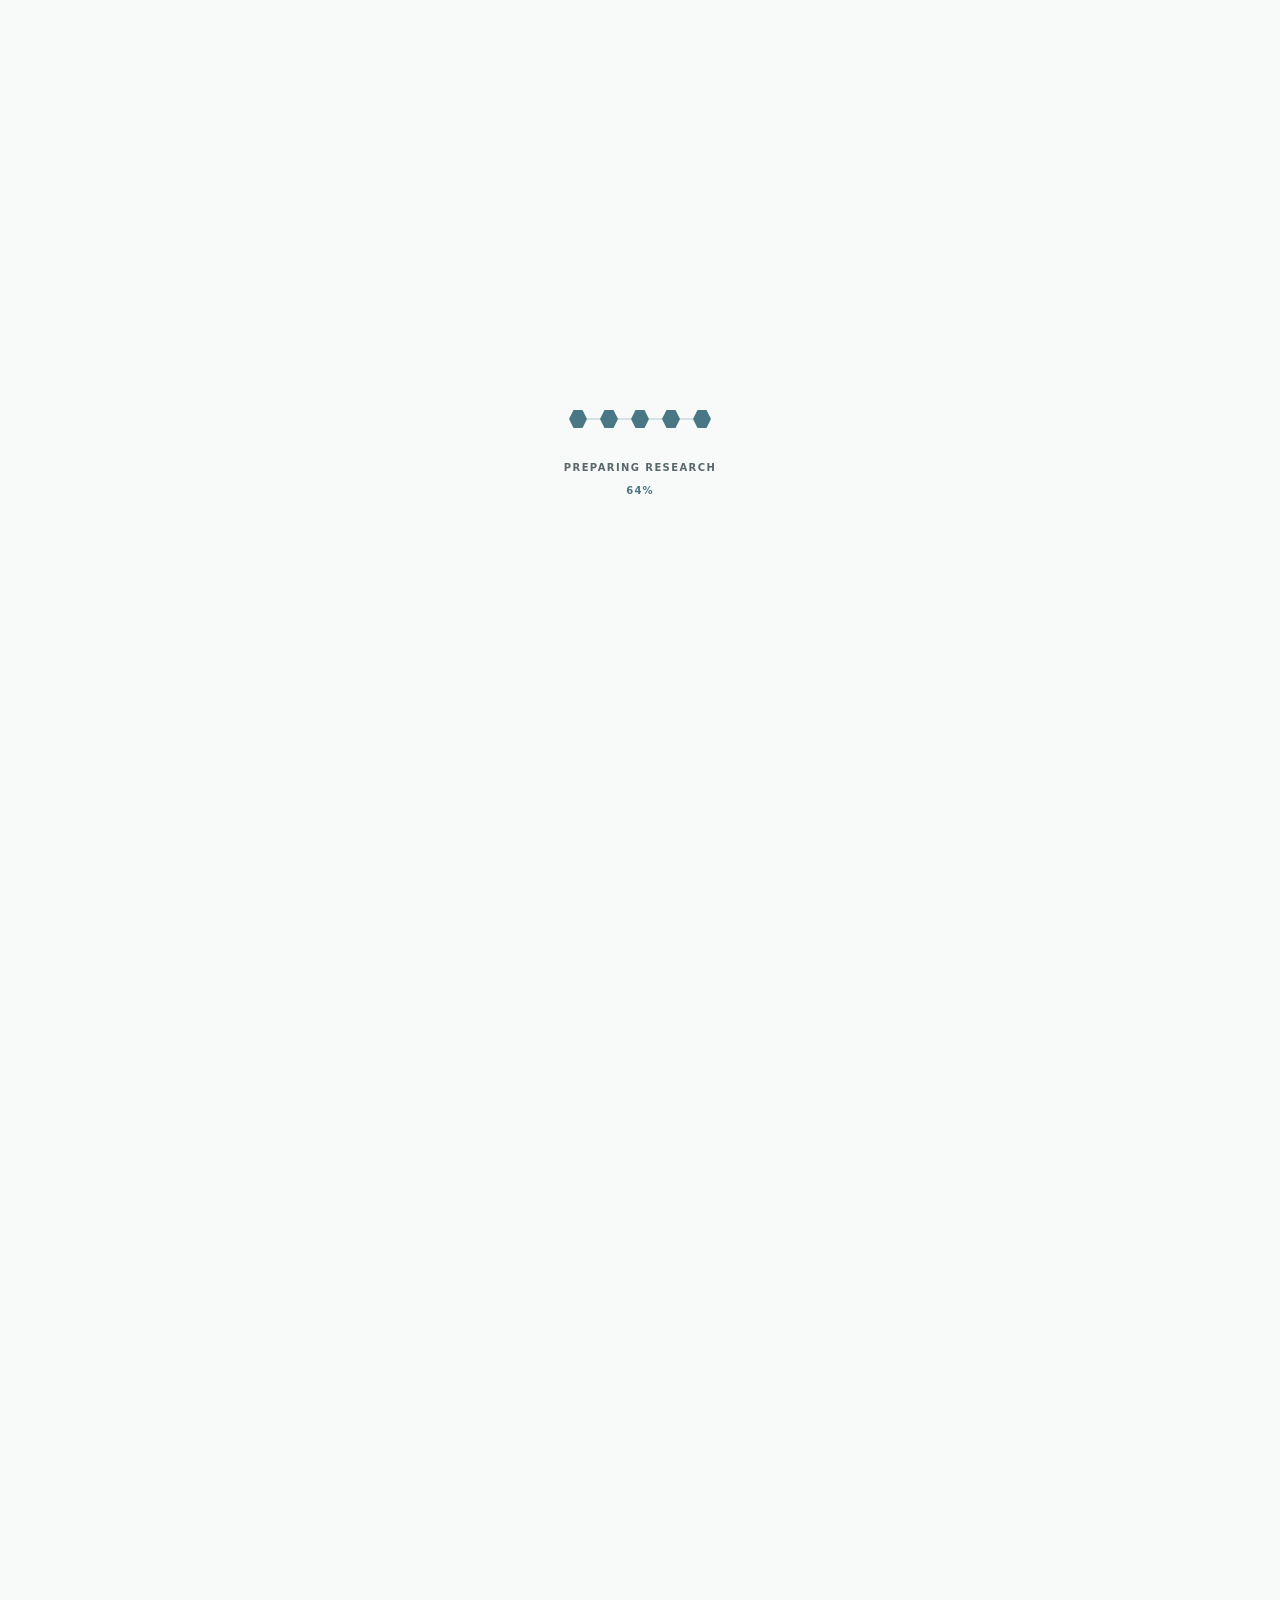
<file: satellite-projects/index.html>
<!doctype html><html lang="en"><head><meta charset="utf-8"><meta name="viewport" content="width=device-width,initial-scale=1"><title>Satellite Projects · Lior Skoury</title><meta name="description" content="Selected collaborations and experiments across materials, robotics, construction, and teaching."><meta name="robots" content="index,follow"><meta name="color-scheme" content="light"><meta name="theme-color" content="#f8faf9"><meta http-equiv="Content-Security-Policy" content="default-src 'self'; script-src 'self' https://cloud.umami.is; style-src 'self'; img-src 'self' data:; frame-src https://www.youtube-nocookie.com https://player.vimeo.com; media-src 'self' https:; connect-src 'self' https://gateway.umami.is; object-src 'none'; base-uri 'self'; form-action 'none'"><link rel="canonical" href="https://liorskoury-git.github.io/satellite-projects/"><meta property="og:title" content="Satellite Projects · Lior Skoury"><meta property="og:description" content="Selected collaborations and experiments across materials, robotics, construction, and teaching."><meta property="og:type" content="website"><meta property="og:url" content="https://liorskoury-git.github.io/satellite-projects/"><meta property="og:image" content="https://liorskoury-git.github.io/assets/share_image.png?v=d465113c7545"><meta property="og:image:type" content="image/png"><meta property="og:image:width" content="1200"><meta property="og:image:height" content="627"><meta property="og:image:alt" content="Lior Skoury portfolio mark"><meta name="twitter:card" content="summary_large_image"><meta name="twitter:image" content="https://liorskoury-git.github.io/assets/share_image.png?v=d465113c7545"><link rel="icon" type="image/svg+xml" href="/assets/favicon.svg?v=650854b74d60"><script src="/assets/loader.js?v=c5fcad39c5e4"></script><script defer src="https://cloud.umami.is/script.js" data-website-id="52de3d24-4a3d-4118-b2b0-4085006f8740" data-domains="liorskoury-git.github.io" data-do-not-track="true"></script><script defer src="/assets/analytics-events.js?v=ce30b088c900"></script><link rel="stylesheet" href="/assets/loader.css?v=68f86a6a60f5"><link rel="stylesheet" href="/assets/styles.css?v=44f8c890c635"><link rel="stylesheet" href="/assets/editorial.css?v=63da43abfd9c"><link rel="stylesheet" href="/assets/thread-svg.css?v=e17646e899cc"><link rel="stylesheet" href="/assets/system-svg.css?v=73e3468af432"><link rel="stylesheet" href="/assets/actor-svg.css?v=8cb5feb9dd63"><link rel="stylesheet" href="/assets/service-svg.css?v=e2cc6b1955b9"><script type="module" src="/assets/app.js?v=7f66cacabcc6"></script></head><body><div class="page-loader" role="status" aria-live="polite"><div class="page-loader-inner"><span class="page-loader-track" aria-hidden="true"><i></i><i></i><i></i><i></i><i></i></span><span class="page-loader-label">Preparing research</span></div></div>
  <a class="skip-link" href="#main">Skip to content</a><header class="site-header"><div class="header-bar"><div class="header-inner"><a class="brand" href="/" aria-label="Lior Skoury home"><span class="brand-name">Lior Skoury</span><span class="brand-divider" aria-hidden="true">|</span><span class="brand-descriptor">RESEARCH PORTFOLIO.</span></a><button class="menu-toggle" type="button" aria-expanded="false" aria-controls="main-nav">Menu <span aria-hidden="true">☰</span></button><nav id="main-nav" aria-label="Main navigation"><a href="/">Research</a><a href="/publications/">Publications</a><a href="/satellite-projects/" aria-current="page">Satellite Projects</a><a href="/assets/Vitae/Lior_Skoury_CV.docx" download="Lior_Skoury_CV.docx">Vitae</a><a class="nav-contact" href="/#contact">Get in touch <span aria-hidden="true">↗</span></a></nav></div></div></header>
  <main id="main"><section class="satellite-page section">
    <div class="container satellite-intro"><p class="eyebrow">Selected collaborations and experiments</p><h1>Satellite Projects.</h1><p class="page-lead">A wider view of work across materials, robotics, construction, and teaching.</p></div>
    <div class="satellite-gallery" data-satellite-gallery aria-label="Satellite projects gallery">
      <div class="satellite-preview-stack satellite-preview-stack--previous" data-satellite-previous-preview hidden><button class="satellite-preview satellite-preview--depth-3" type="button" data-satellite-preview data-offset="-3" aria-label="Show neighboring project"><img alt="" loading="eager"></button><button class="satellite-preview satellite-preview--depth-2" type="button" data-satellite-preview data-offset="-2" aria-label="Show neighboring project"><img alt="" loading="eager"></button><button class="satellite-preview satellite-preview--depth-1" type="button" data-satellite-preview data-offset="-1" aria-label="Show neighboring project"><img alt="" loading="eager"></button></div>
      <div class="satellite-track" data-satellite-track><article class="satellite-card" id="satellite-bustan" data-satellite-card>
    <div class="satellite-card-media">
      <span class="satellite-image-number" aria-hidden="true">01 / 07</span>
      <figure class="media-figure "><div class="media-frame "><img src="/assets/images/SatelliteProjects/bustan.jpg" alt="Earth-printed brick pavilion surrounding an olive tree" loading="lazy" decoding="async"></div><figcaption>BUSTAN earth-printed pavilion<details class="media-credit"><summary>Source and image credit</summary><p>Photo © Edo Asoulin, via designboom.</p><a class="text-link" href="https://www.designboom.com/architecture/robotically-3d-printed-earth-bricks-multispecies-habitat-olive-tree-mtrl-technion/" target="_blank" rel="noopener noreferrer">Original source <span aria-hidden="true">↗</span></a></details></figcaption></figure>
    </div>
    <div class="satellite-card-copy">
      <div class="satellite-card-meta"><span>2026</span><span>An earth-printed pavilion for multispecies cohabitation</span></div>
      <h2>BUSTAN</h2>
      <p class="satellite-summary">BUSTAN is an earthen pavilion built around a living olive tree. Its 178 robotically printed bricks have varied shapes that provide shade, promote airflow, and create niches for other species. The project brings computational fabrication together with dryland cultivation practices to explore how a structure can support a living microclimate.</p>
      <div class="satellite-contribution"><span>Contribution</span><strong>Computation lead, building computational models and generating geometry</strong></div>
      <div class="satellite-card-actions"><a class="button satellite-source" href="https://www.designboom.com/architecture/robotically-3d-printed-earth-bricks-multispecies-habitat-olive-tree-mtrl-technion/" target="_blank" rel="noopener noreferrer">Read the project story <span aria-hidden="true">↗</span></a></div>
      
    </div>
  </article><article class="satellite-card" id="satellite-controlled-anisotropy" data-satellite-card>
    <div class="satellite-card-media">
      <span class="satellite-image-number" aria-hidden="true">02 / 07</span>
      <figure class="media-figure "><div class="media-frame "><img src="/assets/previews/images/SatelliteProjects/controlled-anisotropy.jpg.jpg" alt="Controlled Anisotropy timber and fiber-reinforced joint research" loading="lazy" decoding="async"></div><figcaption>Controlled Anisotropy thesis project<details class="media-credit"><summary>Source and image credit</summary><p>Lior Skoury, ITECH, University of Stuttgart.</p><a class="text-link" href="https://www.itech.uni-stuttgart.de/itech-thesis-projects/2021-controlled-anisotropy/" target="_blank" rel="noopener noreferrer">Original source <span aria-hidden="true">↗</span></a></details></figcaption></figure>
    </div>
    <div class="satellite-card-copy">
      <div class="satellite-card-meta"><span>2021</span><span>A design-fabrication method for complex timber structures</span></div>
      <h2>Controlled Anisotropy</h2>
      <p class="satellite-summary">This ITECH thesis investigates a design and fabrication method for complex timber structures. Flax-fiber reinforcement is woven into 3D-printed joints that connect separate timber members. The approach aims to place fibers more precisely around critical connections and use material more efficiently.</p>
      <div class="satellite-contribution"><span>Contribution</span><strong>Master&#39;s thesis project coauthor with Tzu-Ying Chen and Simon Treml</strong></div>
      <div class="satellite-card-actions"><a class="button satellite-source" href="https://www.itech.uni-stuttgart.de/itech-thesis-projects/2021-controlled-anisotropy/" target="_blank" rel="noopener noreferrer">View the ITECH thesis <span aria-hidden="true">↗</span></a></div>
      
    </div>
  </article><article class="satellite-card" id="satellite-timber-platform" data-satellite-card>
    <div class="satellite-card-media">
      <span class="satellite-image-number" aria-hidden="true">03 / 07</span>
      <figure class="media-figure "><div class="media-frame "><img src="/assets/previews/images/SatelliteProjects/timber-platform.jpg.jpg" alt="TIM robotic timber platform and Fancy Fence installation at the Berlin event" loading="lazy" decoding="async"></div><figcaption>TIM and Fancy Fence at the Stallwächterparty<details class="media-credit"><summary>Source and image credit</summary><p>ICD, University of Stuttgart, digitize wood event report.</p><a class="text-link" href="https://www.digitize-wood.de/de/publication/default/detail?itemId=118&amp;title=Holzbau+pr%C3%A4sentiert+sich+als+Zukunftstechnologie+auf+der+Stallw%C3%A4chterparty+in+Berlin+" target="_blank" rel="noopener noreferrer">Original source <span aria-hidden="true">↗</span></a></details></figcaption></figure>
    </div>
    <div class="satellite-card-copy">
      <div class="satellite-card-meta"><span>2022</span><span>Mobile robotic timber fabrication in Berlin</span></div>
      <h2>TIM at the Stallwächterparty</h2>
      <p class="satellite-summary">At the Stallwächterparty in Berlin, digitize wood and IntCDC presented the mobile TIM platform for robotic timber construction. The installation paired the robot with Fancy Fence, an exhibition stand made from stacked timber slats. During the event, the team fabricated a timber table to demonstrate the platform in a public setting.</p>
      <div class="satellite-contribution"><span>Contribution</span><strong>Computational design and digital fabrication of the pavilion and the on-site demonstration</strong></div>
      <div class="satellite-card-actions"><a class="button satellite-source" href="https://www.digitize-wood.de/de/publication/default/detail?itemId=118&amp;title=Holzbau+pr%C3%A4sentiert+sich+als+Zukunftstechnologie+auf+der+Stallw%C3%A4chterparty+in+Berlin+" target="_blank" rel="noopener noreferrer">Read the event report <span aria-hidden="true">↗</span></a></div>
      
    </div>
  </article><article class="satellite-card" id="satellite-bamboo-pavilion" data-satellite-card>
    <div class="satellite-card-media">
      <span class="satellite-image-number" aria-hidden="true">04 / 07</span>
      <figure class="media-figure "><div class="media-frame "><img src="/assets/previews/images/SatelliteProjects/bamboo-pavilion.jpg.jpg" alt="Bamboo pavilion assembled by Bezalel architecture students" loading="lazy" decoding="async"></div><figcaption>Bezalel Bamboo Pavilion<details class="media-credit"><summary>Source and image credit</summary><p>Photo © Yifat Zailer, via designboom.</p><a class="text-link" href="https://www.designboom.com/architecture/architecture-students-bezalel-academy-arts-design-reusable-bamboo-pavilion-01-01-2018/" target="_blank" rel="noopener noreferrer">Original source <span aria-hidden="true">↗</span></a></details></figcaption></figure>
    </div>
    <div class="satellite-card-copy">
      <div class="satellite-card-meta"><span>2017</span><span>Reusable bamboo and custom printed joints</span></div>
      <h2>The Bamboo Pavilion</h2>
      <p class="satellite-summary">Architecture students at Bezalel designed and built a bamboo pavilion for the academy courtyard. Custom 3D-printed joints were fitted to individual poles, allowing the irregular material to form a larger structure. The connection system made the pavilion easy to dismantle and its components available for reuse.</p>
      <div class="satellite-contribution"><span>Contribution</span><strong>Studio tutor alongside Barak Pelman, Shachar Abelson, and Michalis Georgiou</strong></div>
      <div class="satellite-card-actions"><a class="button satellite-source" href="https://www.designboom.com/architecture/architecture-students-bezalel-academy-arts-design-reusable-bamboo-pavilion-01-01-2018/" target="_blank" rel="noopener noreferrer">Read the project story <span aria-hidden="true">↗</span></a></div>
      
    </div>
  </article><article class="satellite-card" id="satellite-advanceaec-workshop" data-satellite-card>
    <div class="satellite-card-media">
      <span class="satellite-image-number" aria-hidden="true">05 / 07</span>
      <figure class="media-figure "><div class="media-frame "><img src="/assets/images/SatelliteProjects/advanceaec-workshop.jpg" alt="Augmented-reality task guidance over a robotic timber fabrication setup" loading="lazy" decoding="async"></div><figcaption>AdvanceAEC human–robot collaboration workshop<details class="media-credit"><summary>Source and image credit</summary><p>© ICD/IntCDC, via AdvanceAEC.</p><a class="text-link" href="https://www.advanceaec.net/autumnschool-2022/human-robot-collaboration/" target="_blank" rel="noopener noreferrer">Original source <span aria-hidden="true">↗</span></a></details></figcaption></figure>
    </div>
    <div class="satellite-card-copy">
      <div class="satellite-card-meta"><span>2022</span><span>AdvanceAEC Autumn School workshop</span></div>
      <h2>Instructive Human–Robot Collaboration</h2>
      <p class="satellite-summary">This AdvanceAEC workshop explored how people and robots can share tasks in timber prefabrication. Participants were introduced to head-mounted augmented-reality instructions and a server-based approach to assigning work among actors. They then applied those ideas in a hands-on collaborative fabrication exercise.</p>
      <div class="satellite-contribution"><span>Contribution</span><strong>Workshop lead alongside Felix Amtsberg, Xiliu Yang, and Aimee Sousa Calepso</strong></div>
      <div class="satellite-card-actions"><a class="button satellite-source" href="https://www.advanceaec.net/autumnschool-2022/human-robot-collaboration/" target="_blank" rel="noopener noreferrer">Explore the workshop <span aria-hidden="true">↗</span></a></div>
      
    </div>
  </article><article class="satellite-card" id="satellite-robarch-workshop" data-satellite-card>
    <div class="satellite-card-media">
      <span class="satellite-image-number" aria-hidden="true">06 / 07</span>
      <figure class="media-figure "><div class="media-frame "><img src="/assets/previews/images/SatelliteProjects/robarch-workshop.jpg.jpg" alt="Small wheeled robots on the ROB|ARCH collective construction workshop floor" loading="lazy" decoding="async"></div><figcaption>ROB|ARCH collective robotic construction workshop<details class="media-credit"><summary>Source and image credit</summary><p>ROB|ARCH 2024 workshop page.</p><a class="text-link" href="https://robarch2024.org/workshop/exploring-centralization-in-collective-robotic-construction/" target="_blank" rel="noopener noreferrer">Original source <span aria-hidden="true">↗</span></a></details></figcaption></figure>
    </div>
    <div class="satellite-card-copy">
      <div class="satellite-card-meta"><span>2024</span><span>Collective robotic construction at ROB|ARCH 2024</span></div>
      <h2>Exploring Centralization</h2>
      <p class="satellite-summary">The ROB|ARCH workshop examined how much control and information a group of construction robots should share. Participants worked with agent-based simulation, digital threads, and sensing methods before programming mobile robots. The hands-on exercises connected software decisions with collective behavior in a physical construction setting.</p>
      <div class="satellite-contribution"><span>Contribution</span><strong>Workshop leader with Samuel Leder</strong></div>
      <div class="satellite-card-actions"><a class="button satellite-source" href="https://robarch2024.org/workshop/exploring-centralization-in-collective-robotic-construction/" target="_blank" rel="noopener noreferrer">Explore the workshop <span aria-hidden="true">↗</span></a><span class="satellite-media-count">1 additional media item</span></div>
      <details class="satellite-more"><summary>View images and video</summary><div class="satellite-more-grid"><figure class="media-figure "><div class="media-frame "><img src="/assets/previews/images/SatelliteProjects/robarch-workshop.jpg.jpg" alt="Small wheeled robots on the ROB|ARCH collective construction workshop floor" loading="lazy"><button class="video-launch" type="button" data-video="https://player.vimeo.com/video/1099340932?dnt=1&amp;autoplay=0" data-title="Exploring Centralization in Collective Robotic Construction workshop film" data-url="https://vimeo.com/1099340932" aria-label="Load video: Exploring Centralization in Collective Robotic Construction workshop film"><span class="play-icon" aria-hidden="true">▷</span><span>Load Vimeo video</span></button></div><figcaption>Workshop film, available from the ROB|ARCH project page<details class="media-credit"><summary>Source and image credit</summary><p>Video production: 6ix Films (Toronto), via ROB|ARCH 2024.</p><a class="text-link" href="https://robarch2024.org/workshop/exploring-centralization-in-collective-robotic-construction/" target="_blank" rel="noopener noreferrer">Original source <span aria-hidden="true">↗</span></a></details></figcaption></figure></div></details>
    </div>
  </article><article class="satellite-card" id="satellite-physical-twin" data-satellite-card>
    <div class="satellite-card-media">
      <span class="satellite-image-number" aria-hidden="true">07 / 07</span>
      <figure class="media-figure "><div class="media-frame "><img src="/assets/images/SatelliteProjects/physical-twin.jpg" alt="Physical Twin painting robot and its handheld control device" loading="lazy" decoding="async"></div><figcaption>Physical Twin painting robot<details class="media-credit"><summary>Source and image credit</summary><p>Lior Skoury, Arduino Blog / original project image.</p><a class="text-link" href="https://blog.arduino.cc/2020/07/16/painting-robot-with-twin-control-scheme/" target="_blank" rel="noopener noreferrer">Original source <span aria-hidden="true">↗</span></a></details></figcaption></figure>
    </div>
    <div class="satellite-card-copy">
      <div class="satellite-card-meta"><span>2020</span><span>A painting robot with a twin control scheme</span></div>
      <h2>Physical Twin</h2>
      <p class="satellite-summary">Physical Twin is a mobile painting robot controlled by a smaller physical copy of its arm. Potentiometers in the controller send joint positions to the robot, while a joystick moves its wheeled base. The student project demonstrates both direct brush control and playback of recorded movements.</p>
      <div class="satellite-contribution"><span>Contribution</span><strong>Student project collaborator with Ekin Sila Sahin and Simon Treml</strong></div>
      <div class="satellite-card-actions"><a class="button satellite-source" href="https://blog.arduino.cc/2020/07/16/painting-robot-with-twin-control-scheme/" target="_blank" rel="noopener noreferrer">Read the Arduino feature <span aria-hidden="true">↗</span></a></div>
      
    </div>
  </article></div>
      <div class="satellite-preview-stack satellite-preview-stack--next" data-satellite-next-preview hidden><button class="satellite-preview satellite-preview--depth-1" type="button" data-satellite-preview data-offset="1" aria-label="Show neighboring project"><img alt="" loading="eager"></button><button class="satellite-preview satellite-preview--depth-2" type="button" data-satellite-preview data-offset="2" aria-label="Show neighboring project"><img alt="" loading="eager"></button><button class="satellite-preview satellite-preview--depth-3" type="button" data-satellite-preview data-offset="3" aria-label="Show neighboring project"><img alt="" loading="eager"></button></div>
    </div>
    <div class="container satellite-controls" data-satellite-controls hidden><div class="satellite-step-buttons"><button type="button" data-satellite-previous aria-label="Previous project">←</button><span data-satellite-count aria-live="polite"></span><button type="button" data-satellite-next aria-label="Next project">→</button></div><div class="satellite-jump" aria-label="Choose a project"><button type="button" data-satellite-jump="0" aria-label="Show BUSTAN">01</button><button type="button" data-satellite-jump="1" aria-label="Show Controlled Anisotropy">02</button><button type="button" data-satellite-jump="2" aria-label="Show TIM at the Stallwächterparty">03</button><button type="button" data-satellite-jump="3" aria-label="Show The Bamboo Pavilion">04</button><button type="button" data-satellite-jump="4" aria-label="Show Instructive Human–Robot Collaboration">05</button><button type="button" data-satellite-jump="5" aria-label="Show Exploring Centralization">06</button><button type="button" data-satellite-jump="6" aria-label="Show Physical Twin">07</button></div></div>
  </section></main>
  <footer id="contact" class="site-footer"><div class="container footer-top"><div><span class="eyebrow">Let’s connect</span><h2>Research in the physical world.</h2><a class="email-link" href="mailto:lior.skoury@gmail.com">lior.skoury@gmail.com <span aria-hidden="true">↗</span></a></div><div class="footer-profile"><strong>Lior Skoury</strong><div class="social-links"><a class="text-link" href="https://github.com/LiorSkoury-git" target="_blank" rel="noopener noreferrer">GitHub <span aria-hidden="true">↗</span></a><a class="text-link" href="https://scholar.google.com/citations?user=lT3iHM4AAAAJ&amp;hl=en" target="_blank" rel="noopener noreferrer">Google Scholar <span aria-hidden="true">↗</span></a><a class="text-link" href="https://www.linkedin.com/in/lior-skoury/" target="_blank" rel="noopener noreferrer">LinkedIn <span aria-hidden="true">↗</span></a></div></div></div><div class="container footer-bottom"><span>© 2026 Lior Skoury</span><span>Digital twins · Manufacturing · Physical AI</span></div></footer>
  <dialog id="image-dialog" class="image-dialog" aria-labelledby="image-dialog-title"><div class="dialog-head"><h2 id="image-dialog-title">Full-size image</h2><button type="button" class="dialog-close" aria-label="Close full-size image">Close ×</button></div><img id="image-dialog-image" alt=""></dialog>
  <dialog id="vitae-dialog" class="vitae-dialog" aria-labelledby="vitae-dialog-title" aria-describedby="vitae-dialog-description"><button type="button" class="vitae-dialog-close" aria-label="Close download message">×</button><h2 id="vitae-dialog-title" class="eyebrow">Downloading Vitae</h2><p id="vitae-dialog-description">To discuss the research or a collaboration, get in touch by email.</p><a class="button" href="mailto:lior.skoury@gmail.com">lior.skoury@gmail.com <span aria-hidden="true">↗</span></a></dialog>
  <dialog id="video-dialog" class="video-dialog" aria-labelledby="video-title"><div class="dialog-head"><h2 id="video-title">Research video</h2><button type="button" class="dialog-close" aria-label="Close video">Close ×</button></div><p class="video-notice">Loading an embedded player connects to its video provider. No video is loaded before you choose to open it.</p><div id="video-container"></div><a id="video-source" target="_blank" rel="noopener noreferrer">Watch on the original platform ↗</a></dialog>
  </body></html>
</file>
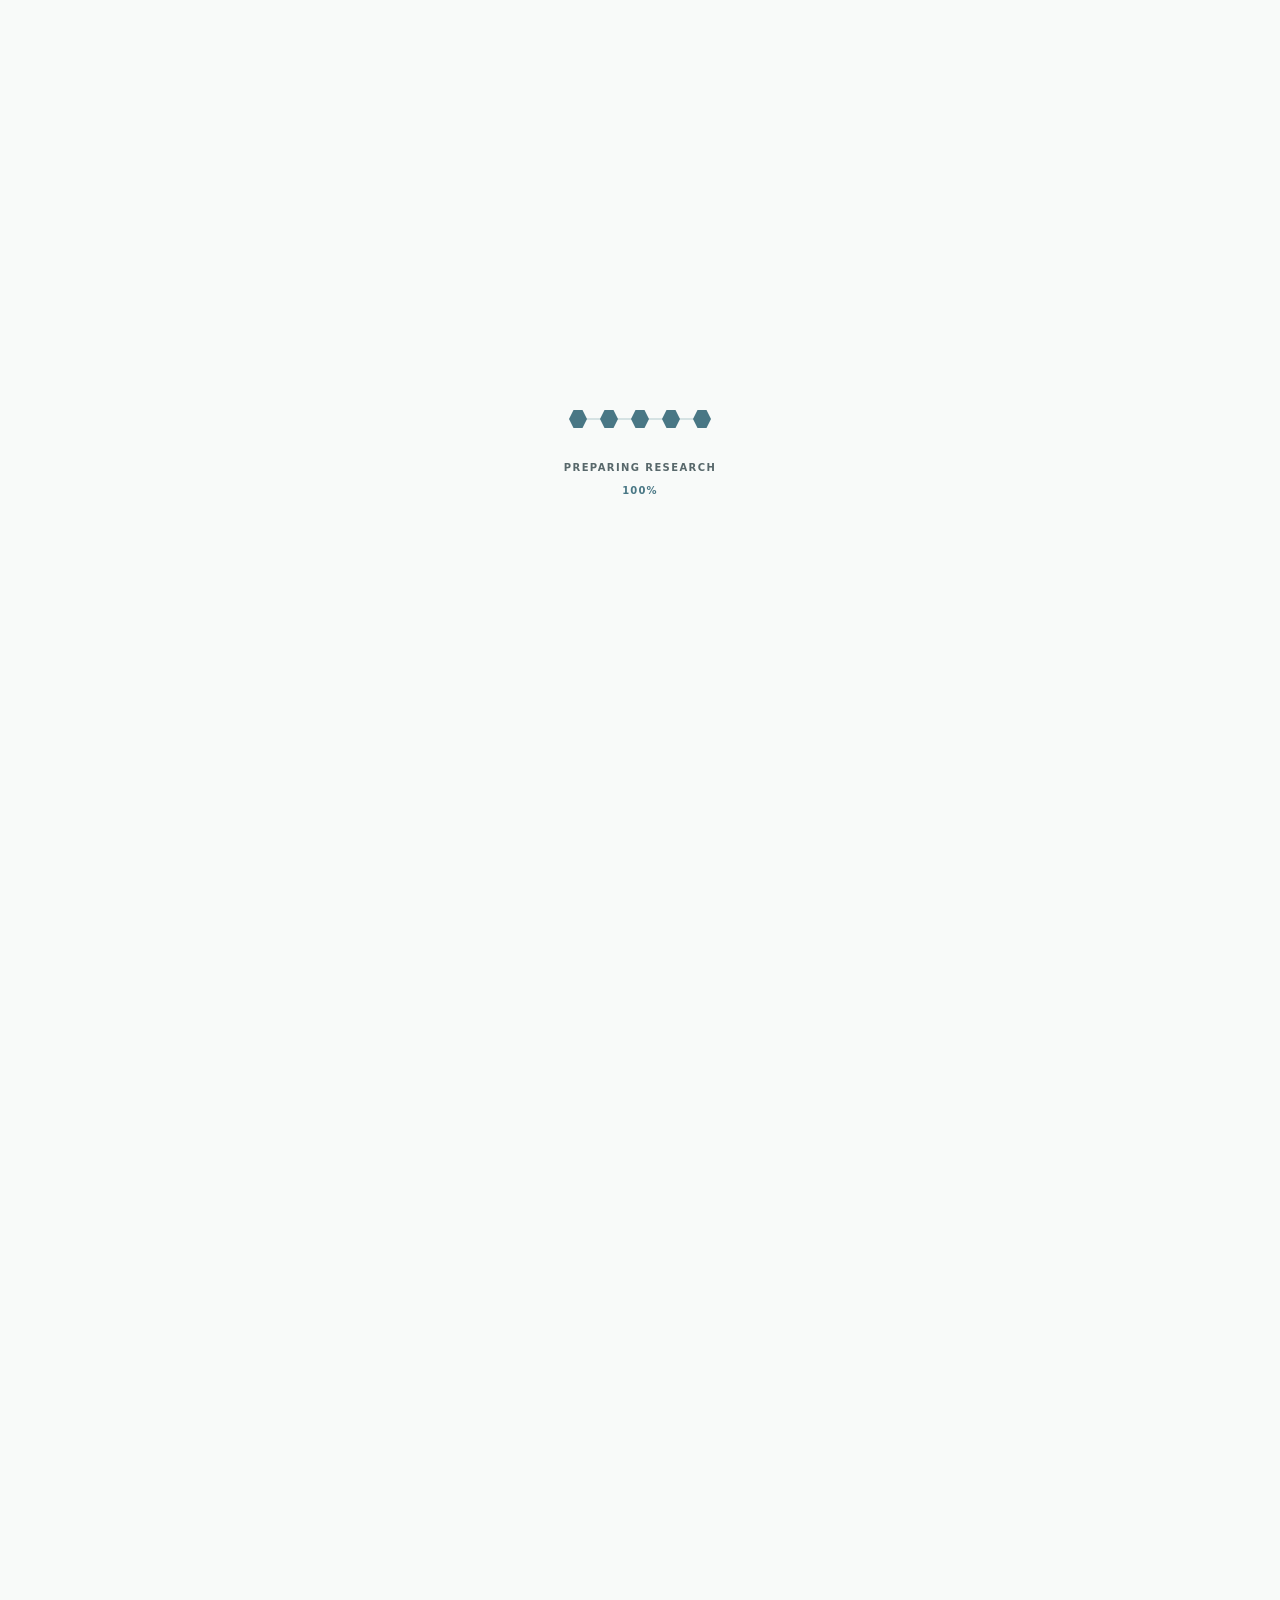
<file: demonstrators/lcrl/index.html>
<!doctype html><html lang="en"><head><meta charset="utf-8"><meta name="viewport" content="width=device-width,initial-scale=1"><title>IntCDC Building · Lior Skoury</title><meta name="description" content="Research in Digital Twin systems, manufacturing coordination, and data-driven modelling of physical processes."><meta name="robots" content="index,follow"><meta name="color-scheme" content="light"><meta name="theme-color" content="#f8faf9"><meta http-equiv="Content-Security-Policy" content="default-src 'self'; script-src 'self' https://cloud.umami.is; style-src 'self'; img-src 'self' data:; frame-src https://www.youtube-nocookie.com https://player.vimeo.com; media-src 'self' https:; connect-src 'self' https://gateway.umami.is; object-src 'none'; base-uri 'self'; form-action 'none'"><link rel="canonical" href="https://liorskoury-git.github.io/demonstrators/lcrl/"><meta property="og:title" content="IntCDC Building · Lior Skoury"><meta property="og:description" content="Research in Digital Twin systems, manufacturing coordination, and data-driven modelling of physical processes."><meta property="og:type" content="website"><meta property="og:url" content="https://liorskoury-git.github.io/demonstrators/lcrl/"><meta property="og:image" content="https://liorskoury-git.github.io/assets/share_image.png?v=d465113c7545"><meta property="og:image:type" content="image/png"><meta property="og:image:width" content="1200"><meta property="og:image:height" content="627"><meta property="og:image:alt" content="Lior Skoury portfolio mark"><meta name="twitter:card" content="summary_large_image"><meta name="twitter:image" content="https://liorskoury-git.github.io/assets/share_image.png?v=d465113c7545"><link rel="icon" type="image/svg+xml" href="/assets/favicon.svg?v=650854b74d60"><script src="/assets/loader.js?v=c5fcad39c5e4"></script><script defer src="https://cloud.umami.is/script.js" data-website-id="52de3d24-4a3d-4118-b2b0-4085006f8740" data-domains="liorskoury-git.github.io" data-do-not-track="true"></script><script defer src="/assets/analytics-events.js?v=ce30b088c900"></script><link rel="stylesheet" href="/assets/loader.css?v=68f86a6a60f5"><link rel="stylesheet" href="/assets/styles.css?v=44f8c890c635"><link rel="stylesheet" href="/assets/editorial.css?v=63da43abfd9c"><link rel="stylesheet" href="/assets/thread-svg.css?v=e17646e899cc"><link rel="stylesheet" href="/assets/system-svg.css?v=73e3468af432"><link rel="stylesheet" href="/assets/actor-svg.css?v=8cb5feb9dd63"><link rel="stylesheet" href="/assets/service-svg.css?v=e2cc6b1955b9"><script type="module" src="/assets/app.js?v=7f66cacabcc6"></script></head><body><div class="page-loader" role="status" aria-live="polite"><div class="page-loader-inner"><span class="page-loader-track" aria-hidden="true"><i></i><i></i><i></i><i></i><i></i></span><span class="page-loader-label">Preparing research</span></div></div>
  <a class="skip-link" href="#main">Skip to content</a><header class="site-header"><div class="header-bar"><div class="header-inner"><a class="brand" href="/" aria-label="Lior Skoury home"><span class="brand-name">Lior Skoury</span><span class="brand-divider" aria-hidden="true">|</span><span class="brand-descriptor">RESEARCH PORTFOLIO.</span></a><button class="menu-toggle" type="button" aria-expanded="false" aria-controls="main-nav">Menu <span aria-hidden="true">☰</span></button><nav id="main-nav" aria-label="Main navigation"><a href="/">Research</a><a href="/publications/">Publications</a><a href="/satellite-projects/">Satellite Projects</a><a href="/assets/Vitae/Lior_Skoury_CV.docx" download="Lior_Skoury_CV.docx">Vitae</a><a class="nav-contact" href="/#contact">Get in touch <span aria-hidden="true">↗</span></a></nav></div></div></header>
  <main id="main"><section class="container project-header"><a class="back-link" href="/#demonstrators">← Building demonstrators</a><p class="eyebrow">Ongoing project · building-scale prefabrication</p><h1>IntCDC Building</h1><p class="page-lead">The ongoing project brings prefabrication to a 3,500 m² segmented timber shell roof and 1,500 m² of timber slabs.</p><ul class="demo-facts" aria-label="Project scope"><li>19 actors</li><li>22 tools</li><li>20 task types</li><li>10 services</li></ul></section><div class="container demonstrator-body"><figure class="media-figure "><div class="media-frame "><img src="/assets/previews/images/Demonstrators/IntCDC%20Building%20%E2%80%93%20Indoor%20Lab%20for%20Robotic%20Prefabrication%20-%20image%20credit%20-%20copyright%20IntCDC%20University%20of%20Stuttgart.jpg.jpg" alt="Architectural visualisation of the IntCDC indoor robotic prefabrication lab beneath a timber roof" loading="lazy" decoding="async"></div><figcaption>IntCDC Building – Indoor Lab for Robotic Prefabrication · visualisation<details class="media-credit"><summary>Source and image credit</summary><p>© IntCDC University of Stuttgart.</p><a class="text-link" href="https://www.intcdc.uni-stuttgart.de/research/intcdc-building/" target="_blank" rel="noopener noreferrer">Original source <span aria-hidden="true">↗</span></a></details></figcaption></figure><section class="project-section"><h2>Related research</h2><div class="research-grid compact"><article class="research-card" data-category="manufacturing" data-search="multi actor control and manufacturing manufacturing can require multiple machines and people to share work across many steps. this research branch explores how a common task model can assign work according to each actor’s capabilities, connect them through general interfaces, and coordinate their actions in space and time. research trajectory">
    <a class="card-image" href="/research/multi-machine/" aria-label="Explore Multi actor control and manufacturing"><figure class="media-figure simple"><div class="media-frame "><img src="/assets/previews/images/Research/MultiActor/Section1_01.jpg.jpg" alt="Wide view of a timber fabrication environment with two robots and a worker around a shared assembly" loading="lazy" decoding="async"></div></figure></a>
    <div class="card-meta"><span>Research trajectory</span></div>
    <h3><a href="/research/multi-machine/">Multi actor control and manufacturing <span aria-hidden="true">↗</span></a></h3><p>Manufacturing can require multiple machines and people to share work across many steps. This research branch explores how a common task model can assign work according to each actor’s capabilities, connect them through general interfaces, and coordinate their actions in space and time.</p><div class="card-bottom"><span>2021–2026</span><span>Read case study</span></div>
  </article></div></section><a class="button" href="https://www.intcdc.uni-stuttgart.de/research/intcdc-building/" target="_blank" rel="noopener noreferrer">Official project page <span aria-hidden="true">↗</span></a></div></main>
  <footer id="contact" class="site-footer"><div class="container footer-top"><div><span class="eyebrow">Let’s connect</span><h2>Research in the physical world.</h2><a class="email-link" href="mailto:lior.skoury@gmail.com">lior.skoury@gmail.com <span aria-hidden="true">↗</span></a></div><div class="footer-profile"><strong>Lior Skoury</strong><div class="social-links"><a class="text-link" href="https://github.com/LiorSkoury-git" target="_blank" rel="noopener noreferrer">GitHub <span aria-hidden="true">↗</span></a><a class="text-link" href="https://scholar.google.com/citations?user=lT3iHM4AAAAJ&amp;hl=en" target="_blank" rel="noopener noreferrer">Google Scholar <span aria-hidden="true">↗</span></a><a class="text-link" href="https://www.linkedin.com/in/lior-skoury/" target="_blank" rel="noopener noreferrer">LinkedIn <span aria-hidden="true">↗</span></a></div></div></div><div class="container footer-bottom"><span>© 2026 Lior Skoury</span><span>Digital twins · Manufacturing · Physical AI</span></div></footer>
  <dialog id="image-dialog" class="image-dialog" aria-labelledby="image-dialog-title"><div class="dialog-head"><h2 id="image-dialog-title">Full-size image</h2><button type="button" class="dialog-close" aria-label="Close full-size image">Close ×</button></div><img id="image-dialog-image" alt=""></dialog>
  <dialog id="vitae-dialog" class="vitae-dialog" aria-labelledby="vitae-dialog-title" aria-describedby="vitae-dialog-description"><button type="button" class="vitae-dialog-close" aria-label="Close download message">×</button><h2 id="vitae-dialog-title" class="eyebrow">Downloading Vitae</h2><p id="vitae-dialog-description">To discuss the research or a collaboration, get in touch by email.</p><a class="button" href="mailto:lior.skoury@gmail.com">lior.skoury@gmail.com <span aria-hidden="true">↗</span></a></dialog>
  <dialog id="video-dialog" class="video-dialog" aria-labelledby="video-title"><div class="dialog-head"><h2 id="video-title">Research video</h2><button type="button" class="dialog-close" aria-label="Close video">Close ×</button></div><p class="video-notice">Loading an embedded player connects to its video provider. No video is loaded before you choose to open it.</p><div id="video-container"></div><a id="video-source" target="_blank" rel="noopener noreferrer">Watch on the original platform ↗</a></dialog>
  </body></html>
</file>
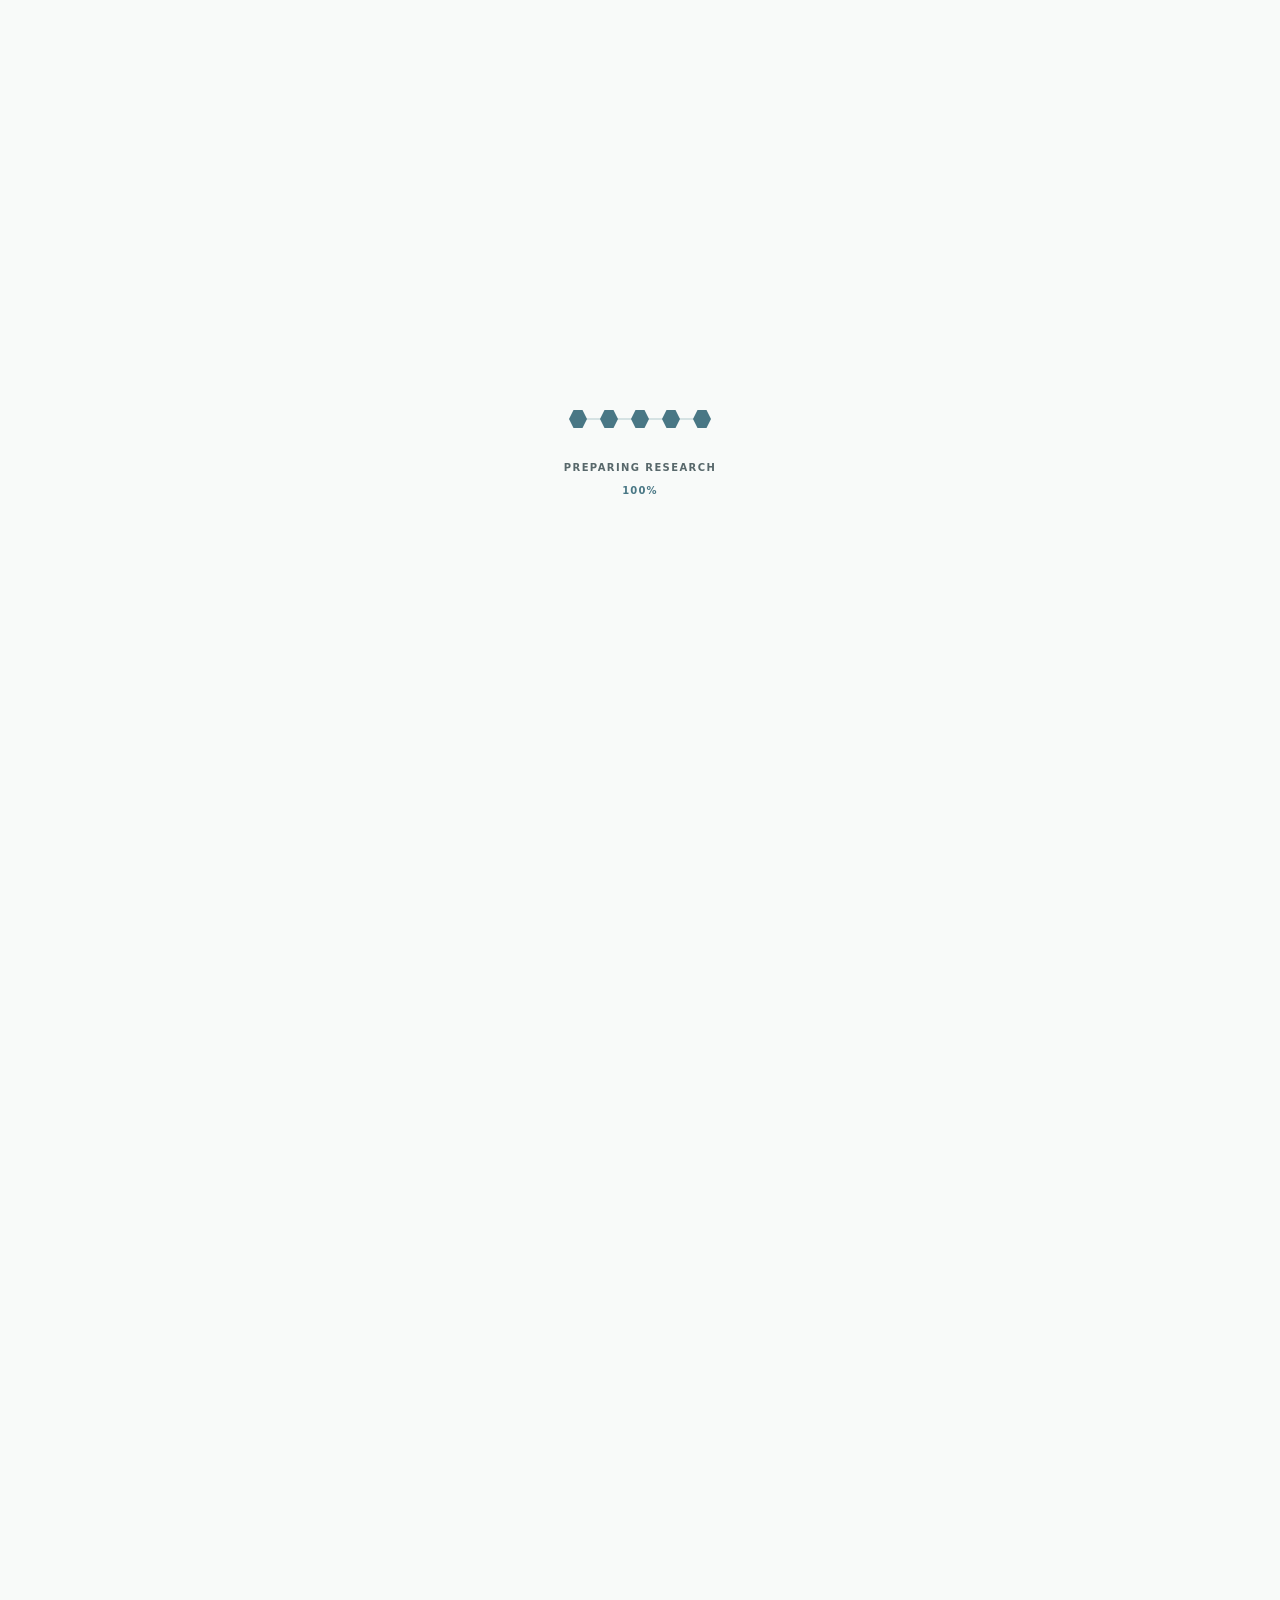
<file: demonstrators/livmats/index.html>
<!doctype html><html lang="en"><head><meta charset="utf-8"><meta name="viewport" content="width=device-width,initial-scale=1"><title>livMatS Biomimetic Shell · Lior Skoury</title><meta name="description" content="Research in Digital Twin systems, manufacturing coordination, and data-driven modelling of physical processes."><meta name="robots" content="index,follow"><meta name="color-scheme" content="light"><meta name="theme-color" content="#f8faf9"><meta http-equiv="Content-Security-Policy" content="default-src 'self'; script-src 'self' https://cloud.umami.is; style-src 'self'; img-src 'self' data:; frame-src https://www.youtube-nocookie.com https://player.vimeo.com; media-src 'self' https:; connect-src 'self' https://gateway.umami.is; object-src 'none'; base-uri 'self'; form-action 'none'"><link rel="canonical" href="https://liorskoury-git.github.io/demonstrators/livmats/"><meta property="og:title" content="livMatS Biomimetic Shell · Lior Skoury"><meta property="og:description" content="Research in Digital Twin systems, manufacturing coordination, and data-driven modelling of physical processes."><meta property="og:type" content="website"><meta property="og:url" content="https://liorskoury-git.github.io/demonstrators/livmats/"><meta property="og:image" content="https://liorskoury-git.github.io/assets/share_image.png?v=d465113c7545"><meta property="og:image:type" content="image/png"><meta property="og:image:width" content="1200"><meta property="og:image:height" content="627"><meta property="og:image:alt" content="Lior Skoury portfolio mark"><meta name="twitter:card" content="summary_large_image"><meta name="twitter:image" content="https://liorskoury-git.github.io/assets/share_image.png?v=d465113c7545"><link rel="icon" type="image/svg+xml" href="/assets/favicon.svg?v=650854b74d60"><script src="/assets/loader.js?v=c5fcad39c5e4"></script><script defer src="https://cloud.umami.is/script.js" data-website-id="52de3d24-4a3d-4118-b2b0-4085006f8740" data-domains="liorskoury-git.github.io" data-do-not-track="true"></script><script defer src="/assets/analytics-events.js?v=ce30b088c900"></script><link rel="stylesheet" href="/assets/loader.css?v=68f86a6a60f5"><link rel="stylesheet" href="/assets/styles.css?v=44f8c890c635"><link rel="stylesheet" href="/assets/editorial.css?v=63da43abfd9c"><link rel="stylesheet" href="/assets/thread-svg.css?v=e17646e899cc"><link rel="stylesheet" href="/assets/system-svg.css?v=73e3468af432"><link rel="stylesheet" href="/assets/actor-svg.css?v=8cb5feb9dd63"><link rel="stylesheet" href="/assets/service-svg.css?v=e2cc6b1955b9"><script type="module" src="/assets/app.js?v=7f66cacabcc6"></script></head><body><div class="page-loader" role="status" aria-live="polite"><div class="page-loader-inner"><span class="page-loader-track" aria-hidden="true"><i></i><i></i><i></i><i></i><i></i></span><span class="page-loader-label">Preparing research</span></div></div>
  <a class="skip-link" href="#main">Skip to content</a><header class="site-header"><div class="header-bar"><div class="header-inner"><a class="brand" href="/" aria-label="Lior Skoury home"><span class="brand-name">Lior Skoury</span><span class="brand-divider" aria-hidden="true">|</span><span class="brand-descriptor">RESEARCH PORTFOLIO.</span></a><button class="menu-toggle" type="button" aria-expanded="false" aria-controls="main-nav">Menu <span aria-hidden="true">☰</span></button><nav id="main-nav" aria-label="Main navigation"><a href="/">Research</a><a href="/publications/">Publications</a><a href="/satellite-projects/">Satellite Projects</a><a href="/assets/Vitae/Lior_Skoury_CV.docx" download="Lior_Skoury_CV.docx">Vitae</a><a class="nav-contact" href="/#contact">Get in touch <span aria-hidden="true">↗</span></a></nav></div></div></header>
  <main id="main"><section class="container project-header"><a class="back-link" href="/#demonstrators">← Building demonstrators</a><p class="eyebrow">Robotic timber prefabrication</p><h1>livMatS Biomimetic Shell</h1><p class="page-lead">The prefabrication workflow covered 105 timber cassettes assembled from 624 elements.</p><ul class="demo-facts" aria-label="Project scope"><li>3 actors</li><li>3 tools</li><li>11 task types</li><li>1 service</li></ul></section><div class="container demonstrator-body"><figure class="media-figure "><div class="media-frame "><img src="/assets/previews/images/Demonstrators/LivMats%20-%20image%20credit%20-%20copyright%20ICDITKEIntCDC%20University%20of%20Stuttgart%20(Photo%20Conn%C3%A9%20van%20d%E2%80%99Grachten).jpg.jpg" alt="Exterior of the illuminated livMatS Biomimetic Shell at dusk" loading="lazy" decoding="async"></div><figcaption>livMatS Biomimetic Shell · exterior view<details class="media-credit"><summary>Source and image credit</summary><p>© ICD/ITKE/IntCDC University of Stuttgart. Photo: Conné van d’Grachten.</p><a class="text-link" href="https://www.icd.uni-stuttgart.de/projects/livmats-biomimetic-shell/" target="_blank" rel="noopener noreferrer">Original source <span aria-hidden="true">↗</span></a></details></figcaption></figure><figure class="media-figure "><div class="media-frame "><img src="/assets/previews/images/Demonstrators/LivMats%20-%20image%20credit%20-%20copyright%20ICDITKEIntCDC%20University%20of%20Stuttgart%20(Photo%20Conn%C3%A9%20van%20d%E2%80%99Grachten).jpg.jpg" alt="Exterior of the illuminated livMatS Biomimetic Shell at dusk" loading="lazy"><button class="video-launch" type="button" data-video="https://www.youtube-nocookie.com/embed/4q2E3QZyg_M?rel=0&amp;autoplay=0" data-title="livMatS Biomimetic Shell project film" data-url="https://www.youtube.com/watch?v=4q2E3QZyg_M" aria-label="Load video: livMatS Biomimetic Shell project film"><span class="play-icon" aria-hidden="true">▷</span><span>Load YouTube video</span></button></div><figcaption>Official project film linked by ICD. This is project-level context, not a claim of sole authorship.<details class="media-credit"><summary>Source and image credit</summary><p>ICD project page; video credits remain with the original publisher.</p></details></figcaption></figure><section class="project-section"><h2>Related research</h2><div class="research-grid compact"><article class="research-card" data-category="system" data-search="a reusable digital twin system a design becomes thousands of physical actions. this research branch follows those actions through manufacturing, then turns their shared task record into a digital twin architecture that can work with different machines and processes. research trajectory">
    <a class="card-image" href="/research/digital-twin/" aria-label="Explore A reusable Digital Twin system"><figure class="media-figure simple"><div class="media-frame "><img src="/assets/images/Research/DigitalTwin/task-schema.png" alt="Four stages carry a fabrication task from identification and detailing through sequencing and execution, across designer, fabrication designer, and operator roles" loading="lazy" decoding="async"></div></figure></a>
    <div class="card-meta"><span>Research trajectory</span></div>
    <h3><a href="/research/digital-twin/">A reusable Digital Twin system <span aria-hidden="true">↗</span></a></h3><p>A design becomes thousands of physical actions. This research branch follows those actions through manufacturing, then turns their shared task record into a Digital Twin architecture that can work with different machines and processes.</p><div class="card-bottom"><span>2024–2026</span><span>Read case study</span></div>
  </article><article class="research-card" data-category="physical-ai" data-search="services, learning, and physical ai this research develops services around a shared task interface so digital decisions can reach physical actors and learn from their responses. the method moves from explicit plans and checks to feedback driven tasks, learned estimates, live process adjustment, and the controlled deployment of learned robot actions. research trajectory">
    <a class="card-image" href="/research/services-physical-ai/" aria-label="Explore Services, learning, and Physical AI"><figure class="media-figure simple"><div class="media-frame "><img src="/assets/images/Research/ServicesPhysicalAI/Services/Section1-1-services-focus.svg" alt="Original Digital Twin architecture diagram with its Services stack enlarged; the machine, virtual actor, event bus, and Services retain their source artwork" loading="lazy" decoding="async"></div></figure></a>
    <div class="card-meta"><span>Research trajectory</span></div>
    <h3><a href="/research/services-physical-ai/">Services, learning, and Physical AI <span aria-hidden="true">↗</span></a></h3><p>This research develops services around a shared task interface so digital decisions can reach physical actors and learn from their responses. The method moves from explicit plans and checks to feedback driven tasks, learned estimates, live process adjustment, and the controlled deployment of learned robot actions.</p><div class="card-bottom"><span>2023–2026</span><span>Read case study</span></div>
  </article></div></section><a class="button" href="https://www.icd.uni-stuttgart.de/projects/livmats-biomimetic-shell/" target="_blank" rel="noopener noreferrer">Official project page <span aria-hidden="true">↗</span></a></div></main>
  <footer id="contact" class="site-footer"><div class="container footer-top"><div><span class="eyebrow">Let’s connect</span><h2>Research in the physical world.</h2><a class="email-link" href="mailto:lior.skoury@gmail.com">lior.skoury@gmail.com <span aria-hidden="true">↗</span></a></div><div class="footer-profile"><strong>Lior Skoury</strong><div class="social-links"><a class="text-link" href="https://github.com/LiorSkoury-git" target="_blank" rel="noopener noreferrer">GitHub <span aria-hidden="true">↗</span></a><a class="text-link" href="https://scholar.google.com/citations?user=lT3iHM4AAAAJ&amp;hl=en" target="_blank" rel="noopener noreferrer">Google Scholar <span aria-hidden="true">↗</span></a><a class="text-link" href="https://www.linkedin.com/in/lior-skoury/" target="_blank" rel="noopener noreferrer">LinkedIn <span aria-hidden="true">↗</span></a></div></div></div><div class="container footer-bottom"><span>© 2026 Lior Skoury</span><span>Digital twins · Manufacturing · Physical AI</span></div></footer>
  <dialog id="image-dialog" class="image-dialog" aria-labelledby="image-dialog-title"><div class="dialog-head"><h2 id="image-dialog-title">Full-size image</h2><button type="button" class="dialog-close" aria-label="Close full-size image">Close ×</button></div><img id="image-dialog-image" alt=""></dialog>
  <dialog id="vitae-dialog" class="vitae-dialog" aria-labelledby="vitae-dialog-title" aria-describedby="vitae-dialog-description"><button type="button" class="vitae-dialog-close" aria-label="Close download message">×</button><h2 id="vitae-dialog-title" class="eyebrow">Downloading Vitae</h2><p id="vitae-dialog-description">To discuss the research or a collaboration, get in touch by email.</p><a class="button" href="mailto:lior.skoury@gmail.com">lior.skoury@gmail.com <span aria-hidden="true">↗</span></a></dialog>
  <dialog id="video-dialog" class="video-dialog" aria-labelledby="video-title"><div class="dialog-head"><h2 id="video-title">Research video</h2><button type="button" class="dialog-close" aria-label="Close video">Close ×</button></div><p class="video-notice">Loading an embedded player connects to its video provider. No video is loaded before you choose to open it.</p><div id="video-container"></div><a id="video-source" target="_blank" rel="noopener noreferrer">Watch on the original platform ↗</a></dialog>
  </body></html>
</file>
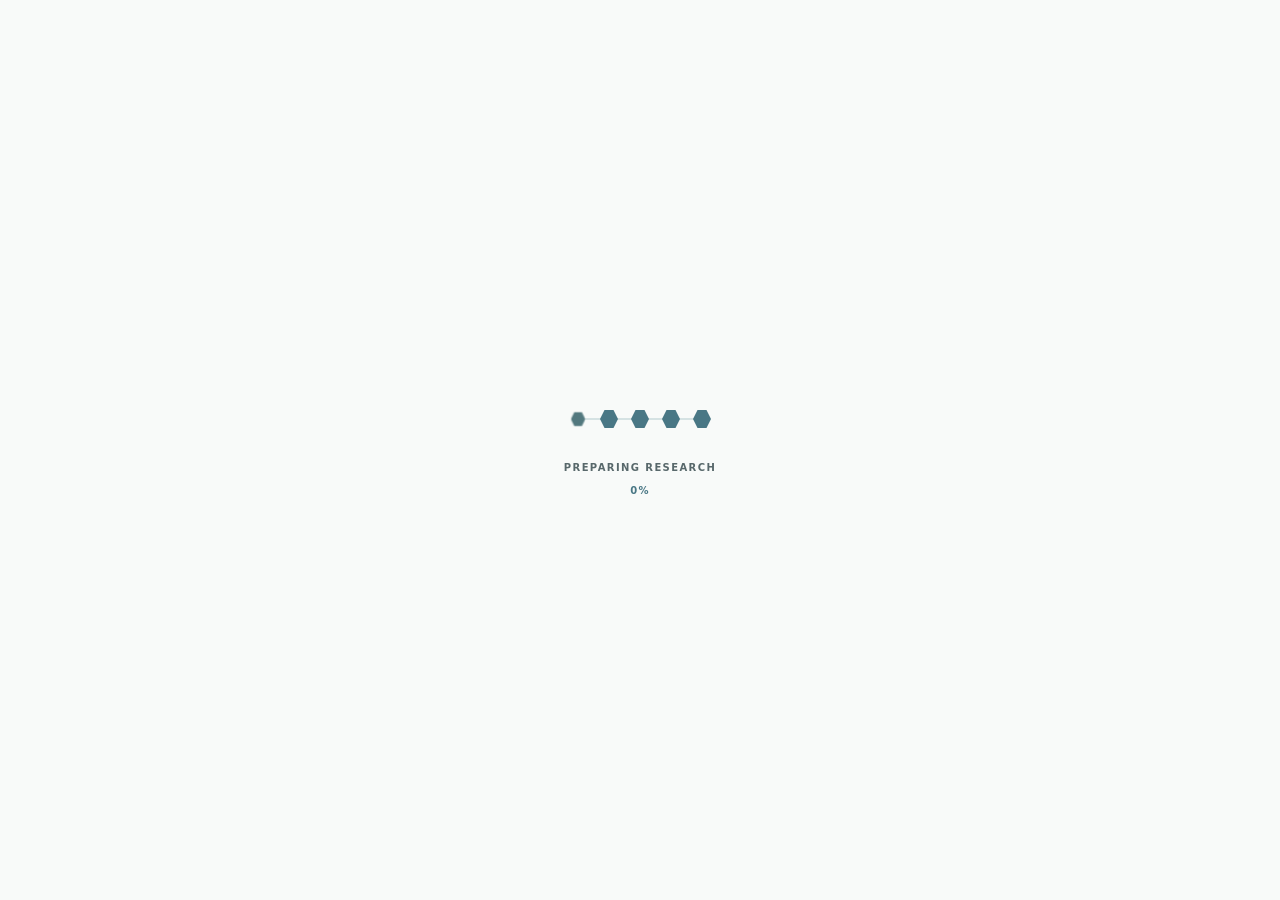
<file: research/adaptive-printing/index.html>
<!doctype html><html lang="en"><head><meta charset="utf-8"><meta name="viewport" content="width=device-width,initial-scale=1"><meta name="robots" content="noindex,nofollow"><meta http-equiv="refresh" content="0; url=/research/services-physical-ai/#adaptive-process"><link rel="canonical" href="https://liorskoury-git.github.io/research/services-physical-ai/"><title>Research page moved · Lior Skoury</title></head><body><main><h1>Research page moved</h1><p>This study is now part of <a href="/research/services-physical-ai/#adaptive-process">Services, learning, and Physical AI</a>.</p></main></body></html>
</file>
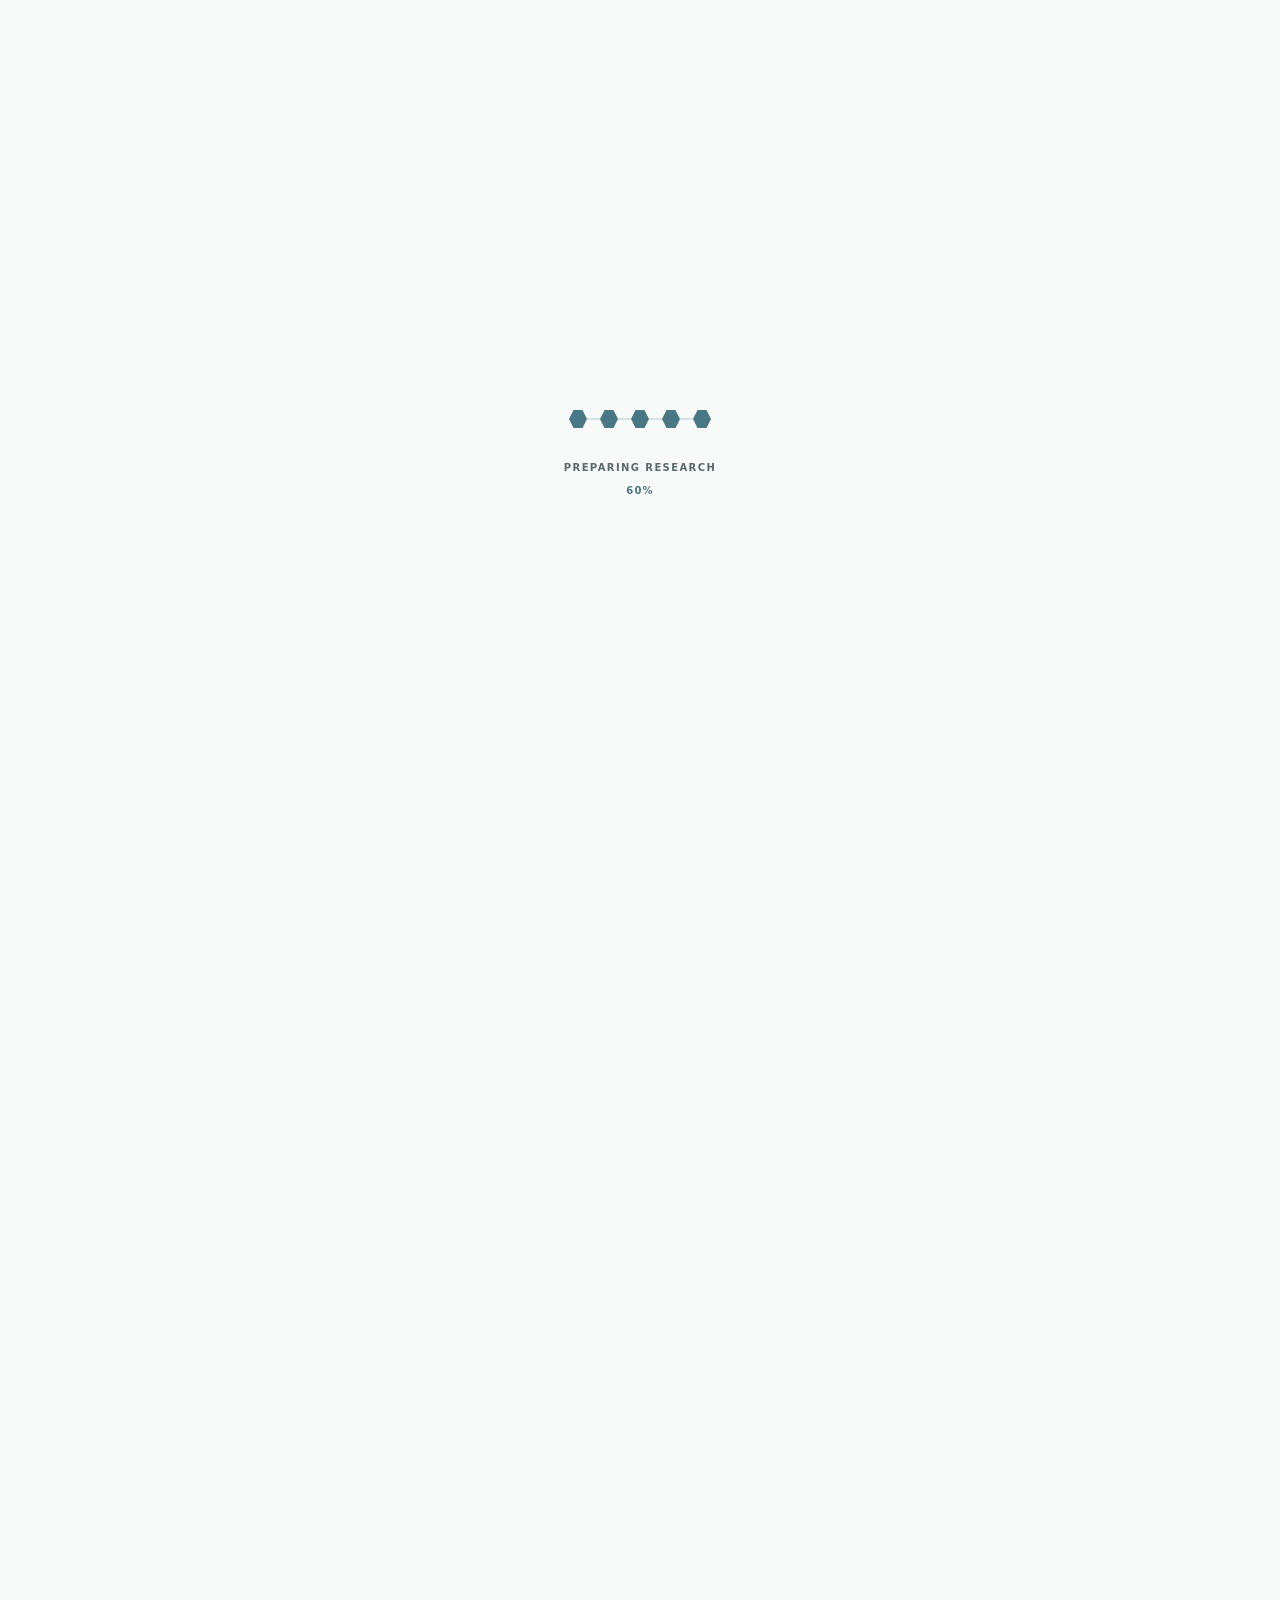
<file: research/multi-machine/index.html>
<!doctype html><html lang="en"><head><meta charset="utf-8"><meta name="viewport" content="width=device-width,initial-scale=1"><title>Multi actor control and manufacturing · Lior Skoury</title><meta name="description" content="Manufacturing can require multiple machines and people to share work across many steps. This research branch explores how a common task model can assign work according to each actor’s capabilities, connect them through general interfaces, and coordinate their actions in space and time."><meta name="robots" content="index,follow"><meta name="color-scheme" content="light"><meta name="theme-color" content="#f8faf9"><meta http-equiv="Content-Security-Policy" content="default-src 'self'; script-src 'self' https://cloud.umami.is; style-src 'self'; img-src 'self' data:; frame-src https://www.youtube-nocookie.com https://player.vimeo.com; media-src 'self' https:; connect-src 'self' https://gateway.umami.is; object-src 'none'; base-uri 'self'; form-action 'none'"><link rel="canonical" href="https://liorskoury-git.github.io/research/multi-machine/"><meta property="og:title" content="Multi actor control and manufacturing · Lior Skoury"><meta property="og:description" content="Manufacturing can require multiple machines and people to share work across many steps. This research branch explores how a common task model can assign work according to each actor’s capabilities, connect them through general interfaces, and coordinate their actions in space and time."><meta property="og:type" content="website"><meta property="og:url" content="https://liorskoury-git.github.io/research/multi-machine/"><meta property="og:image" content="https://liorskoury-git.github.io/assets/share_image.png?v=d465113c7545"><meta property="og:image:type" content="image/png"><meta property="og:image:width" content="1200"><meta property="og:image:height" content="627"><meta property="og:image:alt" content="Lior Skoury portfolio mark"><meta name="twitter:card" content="summary_large_image"><meta name="twitter:image" content="https://liorskoury-git.github.io/assets/share_image.png?v=d465113c7545"><link rel="icon" type="image/svg+xml" href="/assets/favicon.svg?v=650854b74d60"><script src="/assets/loader.js?v=c5fcad39c5e4"></script><script defer src="https://cloud.umami.is/script.js" data-website-id="52de3d24-4a3d-4118-b2b0-4085006f8740" data-domains="liorskoury-git.github.io" data-do-not-track="true"></script><script defer src="/assets/analytics-events.js?v=ce30b088c900"></script><link rel="stylesheet" href="/assets/loader.css?v=68f86a6a60f5"><link rel="stylesheet" href="/assets/styles.css?v=44f8c890c635"><link rel="stylesheet" href="/assets/editorial.css?v=63da43abfd9c"><link rel="stylesheet" href="/assets/thread-svg.css?v=e17646e899cc"><link rel="stylesheet" href="/assets/system-svg.css?v=73e3468af432"><link rel="stylesheet" href="/assets/actor-svg.css?v=8cb5feb9dd63"><link rel="stylesheet" href="/assets/service-svg.css?v=e2cc6b1955b9"><script type="module" src="/assets/app.js?v=7f66cacabcc6"></script></head><body><div class="page-loader" role="status" aria-live="polite"><div class="page-loader-inner"><span class="page-loader-track" aria-hidden="true"><i></i><i></i><i></i><i></i><i></i></span><span class="page-loader-label">Preparing research</span></div></div>
  <a class="skip-link" href="#main">Skip to content</a><header class="site-header has-submenu is-expanded"><div class="header-bar"><div class="header-inner"><a class="brand" href="/" aria-label="Lior Skoury home"><span class="brand-name">Lior Skoury</span><span class="brand-divider" aria-hidden="true">|</span><span class="brand-descriptor">RESEARCH PORTFOLIO.</span></a><button class="home-submenu-toggle" type="button" aria-expanded="true" aria-controls="home-submenu" aria-label="Toggle page sections"></button><button class="menu-toggle" type="button" aria-expanded="false" aria-controls="main-nav">Menu <span aria-hidden="true">☰</span></button><nav id="main-nav" aria-label="Main navigation"><a href="/" aria-current="page">Research</a><a href="/publications/">Publications</a><a href="/satellite-projects/">Satellite Projects</a><a href="/assets/Vitae/Lior_Skoury_CV.docx" download="Lior_Skoury_CV.docx">Vitae</a><a class="nav-contact" href="/#contact">Get in touch <span aria-hidden="true">↗</span></a></nav></div></div><div class="subnav-region"><div class="home-submenu-shell research-submenu-shell"><nav id="home-submenu" class="home-submenu research-submenu" aria-label="Research sections"><a href="#shared-work">01 / Work shared by capability</a><a href="#actor-interface">02 / One interface, many actors</a><a href="#parallel-work">03 / Parallel work under constraints</a><a href="#human-team">04 / People within the system</a><a href="#studies">05 / Studies</a><a href="#outcome">06 / What this establishes</a><a href="#references">Publications</a></nav></div></div></header>
  <main id="main"><section class="container project-header research-page-header"><a class="back-link" href="/">← Research home</a><p class="eyebrow research-branch-title">Multi actor control and manufacturing</p><h1 class="research-statement">Manufacturing can require multiple machines and people to share work across many steps. This research branch explores how a common task model can assign work according to each actor’s capabilities, connect them through general interfaces, and coordinate their actions in space and time.</h1><div class="project-badges"><span class="badge ">Documented research</span></div></section><div class="container project-layout research-story"><aside class="project-contents research-page-contents"><span class="eyebrow">On this page</span><nav aria-label="Research page contents"><a href="#shared-work">01 / Work shared by capability</a><a href="#actor-interface">02 / One interface, many actors</a><a href="#parallel-work">03 / Parallel work under constraints</a><a href="#human-team">04 / People within the system</a><a href="#studies">05 / Studies</a><a href="#outcome">06 / What this establishes</a><a href="#references">Publications</a></nav><a class="project-back-top" href="#main" data-back-to-top>Back to top <span aria-hidden="true">↑</span></a></aside><div class="project-body story-body"><section id="shared-work" class="project-section story-section story-section--shared-work"><div class="story-section-grid"><div class="story-copy"><div class="story-section-intro"><h2 class="story-step story-step--heading">01 / Work shared by capability</h2><p>Manufacturing brings together many kinds of work: moving material, positioning parts, applying treatments, making connections, and checking results. Each process and each action within it calls for particular capabilities. Thinking of machines, people, and software as actors allows a process to be organised around what each can contribute. Tasks can be assigned to an individual actor or shared among several, according to their skills, tools, reach, and availability. The composition of the team and the conceptualisation of tasks become part of planning the manufacturing process.</p></div></div><div class="story-visuals"><div class="story-media"><div class="story-case-gallery" data-case-gallery aria-label="Work shared by capability image gallery"><div class="story-case-slides"><figure class="story-case-slide" data-case-gallery-slide><a class="story-figure-image" href="/assets/images/Research/MultiActor/Section1_01.jpg" data-image-fullsize aria-label="Open full-size image: A shared digital-physical fabrication environment for people and robots."><img src="/assets/previews/images/Research/MultiActor/Section1_01.jpg.jpg" alt="Wide view of a timber fabrication environment with two robots and a worker around a shared assembly" loading="lazy" decoding="async"><span class="story-figure-open" aria-hidden="true">Open full size ↗</span></a><figcaption><span data-gallery-caption>A shared digital-physical fabrication environment for people and robots.</span><details class="media-credit story-case-credit"><summary>Source and image credit</summary><p>Image source: <a href="https://doi.org/10.1007/978-3-031-13249-0_47" target="_blank" rel="noopener noreferrer">Skoury et al., <cite>A Framework for Managing Data in Multi-actor Fabrication Processes</cite> (2022)</a>.</p></details></figcaption></figure><figure class="story-case-slide" data-case-gallery-slide><a class="story-figure-image" href="/assets/images/Research/MultiActor/Section1_02.png" data-image-fullsize aria-label="Open full-size image: Different capabilities shape the roles in a timber fabrication team · multi-actor timber study"><img src="/assets/previews/images/Research/MultiActor/Section1_02.png.jpg" alt="Diagram of a robot and four human actors with fabrication, robot control, and supervision roles" loading="lazy" decoding="async"><span class="story-figure-open" aria-hidden="true">Open full size ↗</span></a><figcaption><span data-gallery-caption>Different capabilities shape the roles in a timber fabrication team · multi-actor timber study</span><details class="media-credit story-case-credit"><summary>Source and image credit</summary><p>Image source: <a href="https://doi.org/10.52842/conf.ecaade.2023.1.417" target="_blank" rel="noopener noreferrer">Amtsberg et al., <cite>Multi-Actor Fabrication for Digital Timber Construction</cite> (2023)</a>.</p></details></figcaption></figure></div><div class="diagram-scroller story-case-gallery-controls" data-case-gallery-controls hidden><button type="button" data-case-gallery-previous aria-label="Previous image">&lsaquo;</button><input type="range" min="1" max="2" value="1" step="1" data-case-gallery-range aria-label="Choose image"><button type="button" data-case-gallery-next aria-label="Next image">&rsaquo;</button><output data-case-gallery-count>01 / 02</output><span class="sr-only" data-case-gallery-status aria-live="polite"></span></div></div></div></div></div></section><section id="actor-interface" class="project-section story-section story-section--actor-interface"><div class="story-section-grid"><div class="story-copy"><div class="story-section-intro"><h2 class="story-step story-step--heading">02 / One interface, many actors</h2><p>The shared task model alongside the virtual actor interface provides the basis for this exchange. Each task connects an intended action to its design element, geometry, required tools, instructions, and execution record. Actor-specific interfaces translate that description into robot commands, machine operations, or guidance for a person. Status and results return through the same connection. The virtual actor interface connects each actor to the system and guides tasks through a repeating cycle of preparation, dispatch, completion monitoring, and result processing. The engine software can then work with a common task structure while each actor uses the controls and instructions appropriate to its role.</p></div></div><div class="story-visuals"><div class="story-media"><div class="story-case-gallery" data-case-gallery aria-label="One interface, many actors image gallery"><div class="story-case-slides"><figure class="story-case-slide" data-case-gallery-slide><a class="story-figure-image" href="/assets/images/Research/MultiActor/Section2-01.svg" data-image-fullsize aria-label="Open full-size image: A common data structure connects design, actors, and tasks in the context of a project."><img src="/assets/images/Research/MultiActor/Section2-01.svg" alt="Relationship diagram linking users, projects, actors, design elements, and fabrication tasks" loading="lazy" decoding="async"><span class="story-figure-open" aria-hidden="true">Open full size ↗</span></a><figcaption><span data-gallery-caption>A common data structure connects design, actors, and tasks in the context of a project.</span><details class="media-credit story-case-credit"><summary>Source and image credit</summary><p>Image source: <a href="https://doi.org/10.1016/j.aei.2026.104728" target="_blank" rel="noopener noreferrer">Skoury et al., <cite>Digital Twin architecture for heterogeneous fabrication and construction in AEC</cite> (2026)</a>.</p></details></figcaption></figure><figure class="story-case-slide" data-case-gallery-slide><a class="story-figure-image" href="/assets/images/Research/MultiActor/Section2-02.svg" data-image-fullsize aria-label="Open full-size image: The virtual actor interface connects each participant to the execution process."><img src="/assets/images/Research/MultiActor/Section2-02.svg" alt="Virtual actor interface diagram connecting a user and a virtual actor to the task execution cycle" loading="lazy" decoding="async"><span class="story-figure-open" aria-hidden="true">Open full size ↗</span></a><figcaption><span data-gallery-caption>The virtual actor interface connects each participant to the execution process.</span><details class="media-credit story-case-credit"><summary>Source and image credit</summary><p>Image source: <a href="https://doi.org/10.1016/j.aei.2026.104728" target="_blank" rel="noopener noreferrer">Skoury et al., <cite>Digital Twin architecture for heterogeneous fabrication and construction in AEC</cite> (2026)</a>.</p></details></figcaption></figure></div><div class="diagram-scroller story-case-gallery-controls" data-case-gallery-controls hidden><button type="button" data-case-gallery-previous aria-label="Previous image">&lsaquo;</button><input type="range" min="1" max="2" value="1" step="1" data-case-gallery-range aria-label="Choose image"><button type="button" data-case-gallery-next aria-label="Next image">&rsaquo;</button><output data-case-gallery-count>01 / 02</output><span class="sr-only" data-case-gallery-status aria-live="polite"></span></div></div></div></div></div></section><section id="parallel-work" class="project-section story-section story-section--parallel-work"><div class="story-section-grid"><div class="story-copy"><div class="story-section-intro"><h2 class="story-step story-step--heading">03 / Parallel work under constraints</h2><p>With tasks connected through a common interface, coordination can address their relationships in space and time. Actors may share a workspace or tool, depend on a previous operation, or need to finish before a material deadline. Scheduling combines these conditions with actor capabilities to identify work that can only happen in sequence, work that can be done in parallel, and tasks that can be allocated according to the availability of the actor. This flexible task sequencing, which can adapt along the process, is achieved by representing tasks and their dependencies as an adaptable graph structure.</p></div></div><div class="story-visuals"><div class="story-media"><div class="story-case-gallery" data-case-gallery aria-label="Parallel work under constraints image gallery"><div class="story-case-slides"><figure class="story-case-slide" data-case-gallery-slide><a class="story-figure-image" href="/assets/images/Research/MultiActor/Section3_01.png" data-image-fullsize aria-label="Open full-size image: A two-robot cell and AGV shares tools and a timber assembly workspace · micro-factory study."><img src="/assets/previews/images/Research/MultiActor/Section3_01.png.jpg" alt="Two robotic platforms working beside a timber slab with gripper, adhesive applicator, and screw press effectors labelled" loading="lazy" decoding="async"><span class="story-figure-open" aria-hidden="true">Open full size ↗</span></a><figcaption><span data-gallery-caption>A two-robot cell and AGV shares tools and a timber assembly workspace · micro-factory study.</span><details class="media-credit story-case-credit"><summary>Source and image credit</summary><p>Image source: <a href="https://doi.org/10.1007/s41693-026-00190-4" target="_blank" rel="noopener noreferrer">Huang et al., <cite>Constraint to capability: a multi-robot screw-press gluing micro-factory for scalable and efficient multi-story timber slab assembly</cite> (2026)</a>.</p></details></figcaption></figure><figure class="story-case-slide" data-case-gallery-slide><a class="story-figure-image" href="/assets/images/Research/MultiActor/Section3_02.png" data-image-fullsize aria-label="Open full-size image: Spatial task allocation lets robots work concurrently · LASER."><img src="/assets/previews/images/Research/MultiActor/Section3_02.png.jpg" alt="Two pairs of task allocation views and workshop photographs showing robots working in separate assembly zones" loading="lazy" decoding="async"><span class="story-figure-open" aria-hidden="true">Open full size ↗</span></a><figcaption><span data-gallery-caption>Spatial task allocation lets robots work concurrently · LASER.</span><details class="media-credit story-case-credit"><summary>Source and image credit</summary><p>Image source: <a href="https://doi.org/10.1109/ICRA57385.2026.11696913" target="_blank" rel="noopener noreferrer">Huang et al., <cite>LASER: Level-Based Asynchronous Scheduling and Execution Regime for Spatiotemporally Constrained Multi-Robot Timber Manufacturing</cite> (2026)</a>.</p></details></figcaption></figure><figure class="story-case-slide" data-case-gallery-slide><a class="story-figure-image" href="/assets/images/Research/MultiActor/Section3_03.png" data-image-fullsize aria-label="Open full-size image: Levels and adhesive batches structure parallel execution · micro-factory study, Figure 9"><img src="/assets/previews/images/Research/MultiActor/Section3_03.png.jpg" alt="Execution timeline showing parallel robot task streams, levels, and two adhesive batches" loading="lazy" decoding="async"><span class="story-figure-open" aria-hidden="true">Open full size ↗</span></a><figcaption><span data-gallery-caption>Levels and adhesive batches structure parallel execution · micro-factory study, Figure 9</span><details class="media-credit story-case-credit"><summary>Source and image credit</summary><p>Image source: <a href="https://doi.org/10.1007/s41693-026-00190-4" target="_blank" rel="noopener noreferrer">Huang et al., <cite>Constraint to capability: a multi-robot screw-press gluing micro-factory for scalable and efficient multi-story timber slab assembly</cite> (2026)</a>.</p></details></figcaption></figure></div><div class="diagram-scroller story-case-gallery-controls" data-case-gallery-controls hidden><button type="button" data-case-gallery-previous aria-label="Previous image">&lsaquo;</button><input type="range" min="1" max="3" value="1" step="1" data-case-gallery-range aria-label="Choose image"><button type="button" data-case-gallery-next aria-label="Next image">&rsaquo;</button><output data-case-gallery-count>01 / 03</output><span class="sr-only" data-case-gallery-status aria-live="polite"></span></div></div></div></div></div></section><section id="human-team" class="project-section story-section story-section--human-team"><div class="story-section-grid"><div class="story-copy"><div class="story-section-intro"><h2 class="story-step story-step--heading">04 / People within the system</h2><p>For workers, a coordinated process must be understandable as it unfolds. People need to know what work is available, where it belongs, and when other actors are ready. Their roles can include assembly, machine operation, inspection, and supervision. Interfaces must support both carrying out an assigned task and exercising judgement about the process. Confirmations and interventions bring those decisions back into the shared task record, allowing human participation to inform the progression of work through dedicated devices such as AR gear, tablets, or smart watches.</p></div></div><div class="story-visuals"><div class="story-media"><div class="story-case-gallery" data-case-gallery aria-label="People within the system image gallery"><div class="story-case-slides"><figure class="story-case-slide" data-case-gallery-slide><a class="story-figure-image" href="/assets/images/Research/MultiActor/Section4_01.jpg" data-image-fullsize aria-label="Open full-size image: Situated guidance supports a worker during timber assembly · multi-user HRC study."><img src="/assets/previews/images/Research/MultiActor/Section4_01.jpg.jpg" alt="Worker wearing an augmented-reality headset views task geometry over a timber assembly" loading="lazy" decoding="async"><span class="story-figure-open" aria-hidden="true">Open full size ↗</span></a><figcaption><span data-gallery-caption>Situated guidance supports a worker during timber assembly · multi-user HRC study.</span><details class="media-credit story-case-credit"><summary>Source and image credit</summary><p>Image source: <a href="https://doi.org/10.1016/j.aei.2025.103475" target="_blank" rel="noopener noreferrer">Yang et al., <cite>An implementation and evaluation of large-scale multi-user human–robot collaboration with head-mounted augmented reality</cite> (2025)</a>.</p></details></figcaption></figure><figure class="story-case-slide" data-case-gallery-slide><a class="story-figure-image" href="/assets/images/Research/MultiActor/Section4_02.png" data-image-fullsize aria-label="Open full-size image: Task and safety information appear in the worker&#39;s AR view · multi-user HRC study."><img src="/assets/previews/images/Research/MultiActor/Section4_02.png.jpg" alt="Augmented-reality view with task list, work zones, safety information, robot trajectory, and task geometry" loading="lazy" decoding="async"><span class="story-figure-open" aria-hidden="true">Open full size ↗</span></a><figcaption><span data-gallery-caption>Task and safety information appear in the worker&#39;s AR view · multi-user HRC study.</span><details class="media-credit story-case-credit"><summary>Source and image credit</summary><p>Image source: <a href="https://doi.org/10.22260/isarc2021/0006" target="_blank" rel="noopener noreferrer"><cite>iHRC: An AR-Based Interface for Intuitive, Interactive and Coordinated Task Sharing Between Humans and Robots in Building Construction</cite> (2021)</a>.</p></details></figcaption></figure></div><div class="diagram-scroller story-case-gallery-controls" data-case-gallery-controls hidden><button type="button" data-case-gallery-previous aria-label="Previous image">&lsaquo;</button><input type="range" min="1" max="2" value="1" step="1" data-case-gallery-range aria-label="Choose image"><button type="button" data-case-gallery-next aria-label="Next image">&rsaquo;</button><output data-case-gallery-count>01 / 02</output><span class="sr-only" data-case-gallery-status aria-live="polite"></span></div></div></div></div></div></section><section id="studies" class="project-section story-section story-section--studies"><div class="story-section-grid"><div class="story-copy"><div class="story-section-intro"><h2 class="story-step story-step--heading">05 / Studies</h2><p>These concepts were explored through studies of human–robot collaboration, collective robotic construction, and multi-robot timber manufacturing. The studies examined how shared tasks connect different actors, how interfaces support worker guidance and supervision, and how scheduling coordinates parallel work under spatial constraints and material deadlines. Simulations, user studies, and physical demonstrators provided complementary evidence of how these approaches operate across different team compositions and fabrication settings.</p></div></div><div class="story-visuals"><div class="story-media"><div class="story-case-gallery" data-case-gallery aria-label="Studies image gallery"><div class="story-case-slides"><figure class="story-case-slide" data-case-gallery-slide><a class="story-figure-image" href="/assets/images/Research/MultiActor/Section5_01.png" data-image-fullsize aria-label="Open full-size image: A full-scale timber slab demonstrates two-robot execution · LASER"><img src="/assets/previews/images/Research/MultiActor/Section5_01.png.jpg" alt="Two views of robots assembling a full-scale timber slab on parallel tracks" loading="lazy" decoding="async"><span class="story-figure-open" aria-hidden="true">Open full size ↗</span></a><figcaption><span data-gallery-caption>A full-scale timber slab demonstrates two-robot execution · LASER</span><details class="media-credit story-case-credit"><summary>Source and image credit</summary><p>Image source: <a href="https://doi.org/10.1109/ICRA57385.2026.11696913" target="_blank" rel="noopener noreferrer">Huang et al., <cite>LASER: Level-Based Asynchronous Scheduling and Execution Regime for Spatiotemporally Constrained Multi-Robot Timber Manufacturing</cite> (2026)</a>.</p></details></figcaption></figure><figure class="story-case-slide" data-case-gallery-slide><a class="story-figure-image" href="/assets/images/Research/MultiActor/Section5_02.png" data-image-fullsize aria-label="Open full-size image: The human–robot study tested situated task guidance · multi-user HRC study"><img src="/assets/previews/images/Research/MultiActor/Section5_02.png.jpg" alt="Augmented-reality worker interface showing task instructions, geometry, work zones, and safety information" loading="lazy" decoding="async"><span class="story-figure-open" aria-hidden="true">Open full size ↗</span></a><figcaption><span data-gallery-caption>The human–robot study tested situated task guidance · multi-user HRC study</span><details class="media-credit story-case-credit"><summary>Source and image credit</summary><p>Image source: <a href="https://doi.org/10.1016/j.aei.2025.103475" target="_blank" rel="noopener noreferrer">Yang et al., <cite>An implementation and evaluation of large-scale multi-user human–robot collaboration with head-mounted augmented reality</cite> (2025)</a>.</p></details></figcaption></figure><figure class="story-case-slide" data-case-gallery-slide><a class="story-figure-image" href="/assets/images/Research/MultiActor/Section5_03.png" data-image-fullsize aria-label="Open full-size image: Task information enters the physical workspace · multi-actor timber study."><img src="/assets/previews/images/Research/MultiActor/Section5_03.png.jpg" alt="Augmented-reality task guidance over a robot and timber workspace" loading="lazy" decoding="async"><span class="story-figure-open" aria-hidden="true">Open full size ↗</span></a><figcaption><span data-gallery-caption>Task information enters the physical workspace · multi-actor timber study.</span><details class="media-credit story-case-credit"><summary>Source and image credit</summary><p>Image source: <a href="https://doi.org/10.52842/conf.ecaade.2023.1.417" target="_blank" rel="noopener noreferrer"><cite>Multi-Actor Fabrication for Digital Timber Construction</cite> (2023)</a>.</p></details></figcaption></figure><figure class="story-case-slide" data-case-gallery-slide><a class="story-figure-image" href="/assets/images/Research/MultiActor/Section5_04.png" data-image-fullsize aria-label="Open full-size image: Robotic placement and manual assembly contribute to one process · multi-actor timber study."><img src="/assets/previews/images/Research/MultiActor/Section5_04.png.jpg" alt="Side-by-side photographs of robotic timber placement and people assembling a timber element" loading="lazy" decoding="async"><span class="story-figure-open" aria-hidden="true">Open full size ↗</span></a><figcaption><span data-gallery-caption>Robotic placement and manual assembly contribute to one process · multi-actor timber study.</span><details class="media-credit story-case-credit"><summary>Source and image credit</summary><p>Image source: <a href="https://doi.org/10.52842/conf.ecaade.2023.1.417" target="_blank" rel="noopener noreferrer"><cite>Multi-Actor Fabrication for Digital Timber Construction</cite> (2023)</a>.</p></details></figcaption></figure><figure class="story-case-slide" data-case-gallery-slide><a class="story-figure-image" href="/assets/images/Research/MultiActor/Section5_05.png" data-image-fullsize aria-label="Open full-size image: Robot execution and worker guidance share task information · task data framework study."><img src="/assets/previews/images/Research/MultiActor/Section5_05.png.jpg" alt="Robot applying glue to a timber member beside a worker&#39;s augmented-reality task view" loading="lazy" decoding="async"><span class="story-figure-open" aria-hidden="true">Open full size ↗</span></a><figcaption><span data-gallery-caption>Robot execution and worker guidance share task information · task data framework study.</span><details class="media-credit story-case-credit"><summary>Source and image credit</summary><p>Image source: <a href="https://doi.org/10.1007/978-3-031-13249-0_47" target="_blank" rel="noopener noreferrer">Skoury et al., <cite>A Framework for Managing Data in Multi-actor Fabrication Processes</cite> (2022)</a>.</p></details></figcaption></figure><figure class="story-case-slide" data-case-gallery-slide><a class="story-figure-image" href="/assets/images/Research/MultiActor/Section5_06.png" data-image-fullsize aria-label="Open full-size image: A worker guides a shared robotic fabrication setup · iHRC study."><img src="/assets/previews/images/Research/MultiActor/Section5_06.png.jpg" alt="Worker using a headset to guide a timber member between two industrial robots" loading="lazy" decoding="async"><span class="story-figure-open" aria-hidden="true">Open full size ↗</span></a><figcaption><span data-gallery-caption>A worker guides a shared robotic fabrication setup · iHRC study.</span><details class="media-credit story-case-credit"><summary>Source and image credit</summary><p>Image source: <a href="https://doi.org/10.22260/isarc2021/0006" target="_blank" rel="noopener noreferrer">Amtsberg et al., <cite>iHRC: An AR-Based Interface for Intuitive, Interactive and Coordinated Task Sharing Between Humans and Robots in Building Construction</cite> (2021)</a>.</p></details></figcaption></figure></div><div class="diagram-scroller story-case-gallery-controls" data-case-gallery-controls hidden><button type="button" data-case-gallery-previous aria-label="Previous image">&lsaquo;</button><input type="range" min="1" max="6" value="1" step="1" data-case-gallery-range aria-label="Choose image"><button type="button" data-case-gallery-next aria-label="Next image">&rsaquo;</button><output data-case-gallery-count>01 / 06</output><span class="sr-only" data-case-gallery-status aria-live="polite"></span></div></div></div></div></div></section><section id="outcome" class="project-section story-section story-section--outcome story-section--text-only"><div class="story-section-grid"><div class="story-copy"><div class="story-section-intro"><h2 class="story-step story-step--heading">06 / What this establishes</h2><p>Across simulations, user studies, and physical demonstrators, the research establishes a framework for organising manufacturing around the capabilities of machines and people. A shared task record links design intent to instructions tailored to each actor, then captures confirmations, status, and results as work proceeds. An adaptable graph of task dependencies supports sequential and parallel work, while interfaces allow workers to carry out, supervise, and intervene in tasks. Workspace conflicts, tool availability, and material deadlines shape which actions can happen together and when a plan needs to change. Representing those relationships explicitly helps the team adjust the process while keeping each actor’s contribution traceable.</p></div></div></div></section><section id="references" class="project-section story-references"><h2>Related publications</h2><article class="publication" data-publication-category="manufacturing"><div class="pub-year">2026</div><div><h3><a class="pub-link" href="https://doi.org/10.1109/ICRA57385.2026.11696913" target="_blank" rel="noopener noreferrer">LASER: Level-Based Asynchronous Scheduling and Execution Regime for Spatiotemporally Constrained Multi-Robot Timber Manufacturing <span aria-hidden="true">↗</span></a></h3><p class="authors">Zhenxiang Huang; Lior Skoury; Tim Stark; Aaron Wagner; Hans Jakob Wagner; Thomas Wortmann; Achim Menges</p><p class="venue">IEEE International Conference on Robotics and Automation (ICRA) · pp. 7649–7656</p><span class="badge award">Co-authored award-winning paper · ICRA 2026 Best Student Paper Award</span></div></article><article class="publication" data-publication-category="manufacturing"><div class="pub-year">2026</div><div><h3><a class="pub-link" href="https://doi.org/10.1007/s41693-026-00190-4" target="_blank" rel="noopener noreferrer">Constraint to capability: a multi-robot screw-press gluing micro-factory for scalable and efficient multi-story timber slab assembly <span aria-hidden="true">↗</span></a></h3><p class="authors">Zhenxiang Huang; Tim Stark; Lior Skoury; Aaron Wagner; Simon Treml; Felix Amtsberg; Hans Jakob Wagner; Thomas Wortmann; Achim Menges</p><p class="venue">Construction Robotics · Volume 10, article 18</p></div></article><article class="publication" data-publication-category="manufacturing"><div class="pub-year">2025</div><div><h3><a class="pub-link" href="https://doi.org/10.1016/j.aei.2025.103475" target="_blank" rel="noopener noreferrer">An implementation and evaluation of large-scale multi-user human–robot collaboration with head-mounted augmented reality <span aria-hidden="true">↗</span></a></h3><p class="authors">Xiliu Yang; Felix Amtsberg; Benjamin Kaiser; Lior Skoury; Tim Stark; Simon Treml; Nils Opgenorth; Aimée Sousa Calepso; Michael Sedlmair; Thomas Wortmann; Alexander Verl; Achim Menges</p><p class="venue">Advanced Engineering Informatics · Volume 67, article 103475</p><span class="badge award">Co-authored award-winning paper · IntCDC Best Publication Award 2025</span></div></article><article class="publication" data-publication-category="system"><div class="pub-year">2024</div><div><h3><a class="pub-link" href="https://doi.org/10.1145/3652620.3688255" target="_blank" rel="noopener noreferrer">Digital twin architecture for the AEC Industry: A case study in collective robotic construction <span aria-hidden="true">↗</span></a></h3><p class="authors">Lior Skoury; Samuel Leder; Achim Menges; Thomas Wortmann</p><p class="venue">ACM/IEEE MODELS Companion ’24 · pp. 413–418</p></div></article><article class="publication" data-publication-category=""><div class="pub-year">2023</div><div><h3><a class="pub-link" href="https://doi.org/10.52842/conf.ecaade.2023.1.417" target="_blank" rel="noopener noreferrer">Multi-Actor Fabrication for Digital Timber Construction <span aria-hidden="true">↗</span></a></h3><p class="authors">Felix Amtsberg; Xiliu Yang; Lior Skoury; Aimée Sousa Calepso; Michael Sedlmair; Thomas Wortmann; Achim Menges</p><p class="venue">Education and research in Computer Aided Architectural Design in Europe (eCAADe 2023)</p></div></article><article class="publication" data-publication-category=""><div class="pub-year">2022</div><div><h3><a class="pub-link" href="https://doi.org/10.1007/978-3-031-13249-0_47" target="_blank" rel="noopener noreferrer">A Framework for Managing Data in Multi-actor Fabrication Processes <span aria-hidden="true">↗</span></a></h3><p class="authors">Lior Skoury; Felix Amtsberg; Xiliu Yang; Hans Jakob Wagner; Achim Menges; Thomas Wortmann</p><p class="venue">Design Modelling Symposium · Towards Radical Regeneration (DMS 2022)</p></div></article><article class="publication" data-publication-category=""><div class="pub-year">2021</div><div><h3><a class="pub-link" href="https://doi.org/10.22260/isarc2021/0006" target="_blank" rel="noopener noreferrer">iHRC: An AR-Based Interface for Intuitive, Interactive and Coordinated Task Sharing Between Humans and Robots in Building Construction <span aria-hidden="true">↗</span></a></h3><p class="authors">Felix Amtsberg; Xiliu Yang; Lior Skoury; Hans Jakob Wagner; Achim Menges</p><p class="venue">International Symposium on Automation and Robotics in Construction (ISARC 2021)</p></div></article></section></div></div></main>
  <footer id="contact" class="site-footer"><div class="container footer-top"><div><span class="eyebrow">Let’s connect</span><h2>Research in the physical world.</h2><a class="email-link" href="mailto:lior.skoury@gmail.com">lior.skoury@gmail.com <span aria-hidden="true">↗</span></a></div><div class="footer-profile"><strong>Lior Skoury</strong><div class="social-links"><a class="text-link" href="https://github.com/LiorSkoury-git" target="_blank" rel="noopener noreferrer">GitHub <span aria-hidden="true">↗</span></a><a class="text-link" href="https://scholar.google.com/citations?user=lT3iHM4AAAAJ&amp;hl=en" target="_blank" rel="noopener noreferrer">Google Scholar <span aria-hidden="true">↗</span></a><a class="text-link" href="https://www.linkedin.com/in/lior-skoury/" target="_blank" rel="noopener noreferrer">LinkedIn <span aria-hidden="true">↗</span></a></div></div></div><div class="container footer-bottom"><span>© 2026 Lior Skoury</span><span>Digital twins · Manufacturing · Physical AI</span></div></footer>
  <dialog id="image-dialog" class="image-dialog" aria-labelledby="image-dialog-title"><div class="dialog-head"><h2 id="image-dialog-title">Full-size image</h2><button type="button" class="dialog-close" aria-label="Close full-size image">Close ×</button></div><img id="image-dialog-image" alt=""></dialog>
  <dialog id="vitae-dialog" class="vitae-dialog" aria-labelledby="vitae-dialog-title" aria-describedby="vitae-dialog-description"><button type="button" class="vitae-dialog-close" aria-label="Close download message">×</button><h2 id="vitae-dialog-title" class="eyebrow">Downloading Vitae</h2><p id="vitae-dialog-description">To discuss the research or a collaboration, get in touch by email.</p><a class="button" href="mailto:lior.skoury@gmail.com">lior.skoury@gmail.com <span aria-hidden="true">↗</span></a></dialog>
  <dialog id="video-dialog" class="video-dialog" aria-labelledby="video-title"><div class="dialog-head"><h2 id="video-title">Research video</h2><button type="button" class="dialog-close" aria-label="Close video">Close ×</button></div><p class="video-notice">Loading an embedded player connects to its video provider. No video is loaded before you choose to open it.</p><div id="video-container"></div><a id="video-source" target="_blank" rel="noopener noreferrer">Watch on the original platform ↗</a></dialog>
  </body></html>
</file>
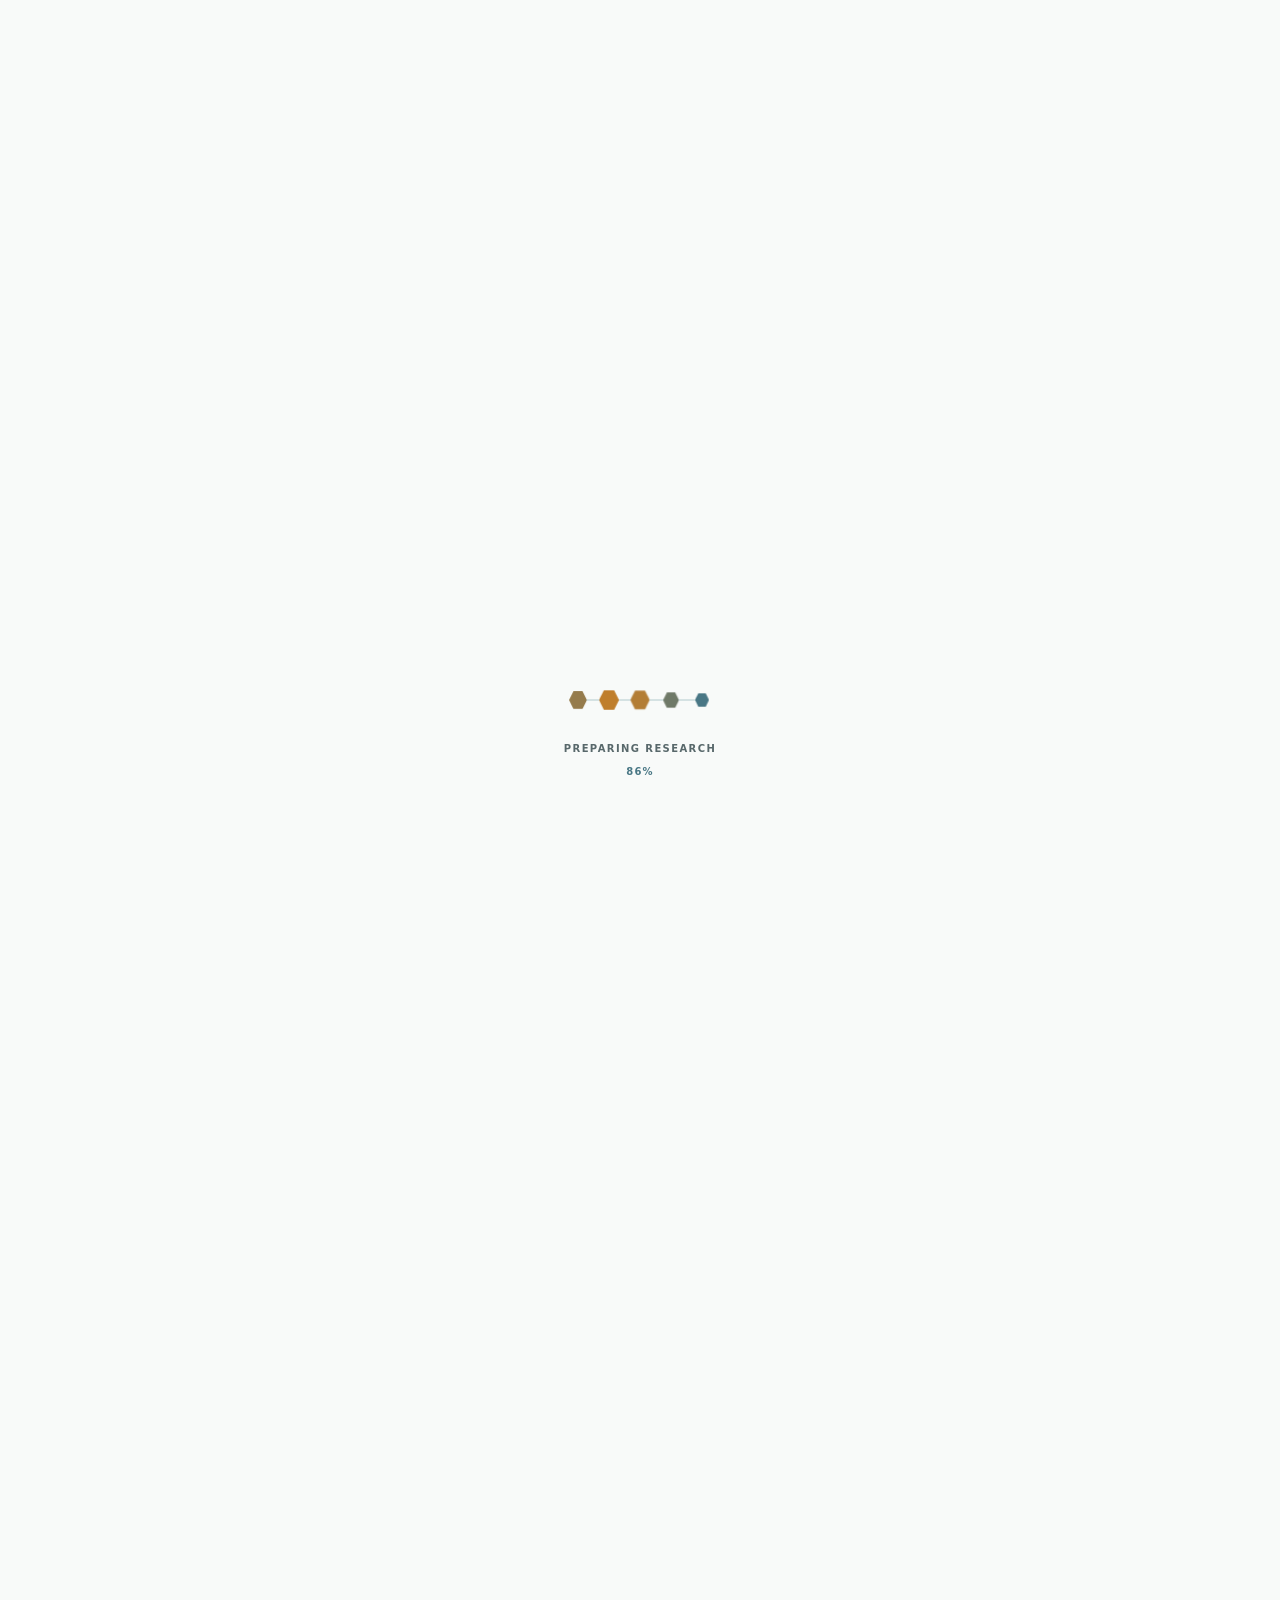
<file: research/prediction/index.html>
<!doctype html><html lang="en"><head><meta charset="utf-8"><meta name="viewport" content="width=device-width,initial-scale=1"><meta name="robots" content="noindex,nofollow"><meta http-equiv="refresh" content="0; url=/research/services-physical-ai/#learned-prediction"><link rel="canonical" href="https://liorskoury-git.github.io/research/services-physical-ai/"><title>Research page moved · Lior Skoury</title></head><body><main><h1>Research page moved</h1><p>This study is now part of <a href="/research/services-physical-ai/#learned-prediction">Services, learning, and Physical AI</a>.</p></main></body></html>
</file>
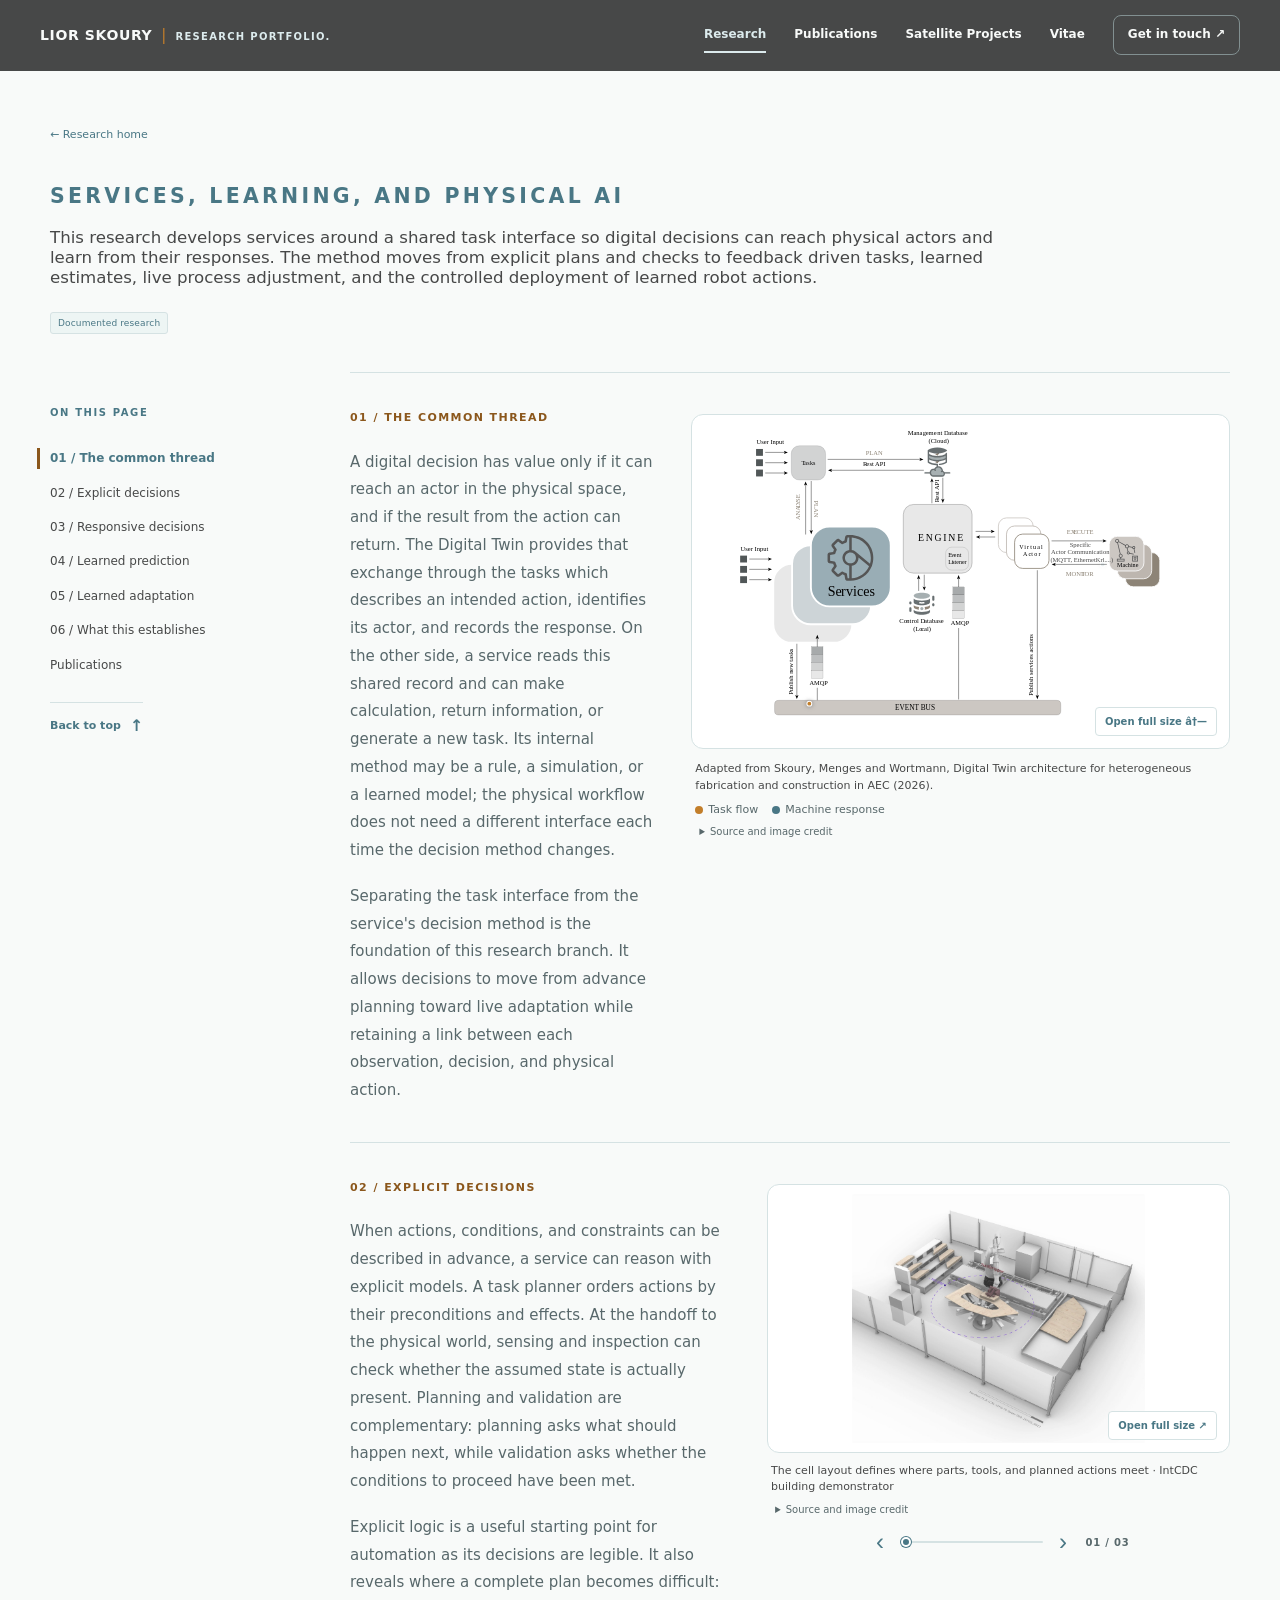
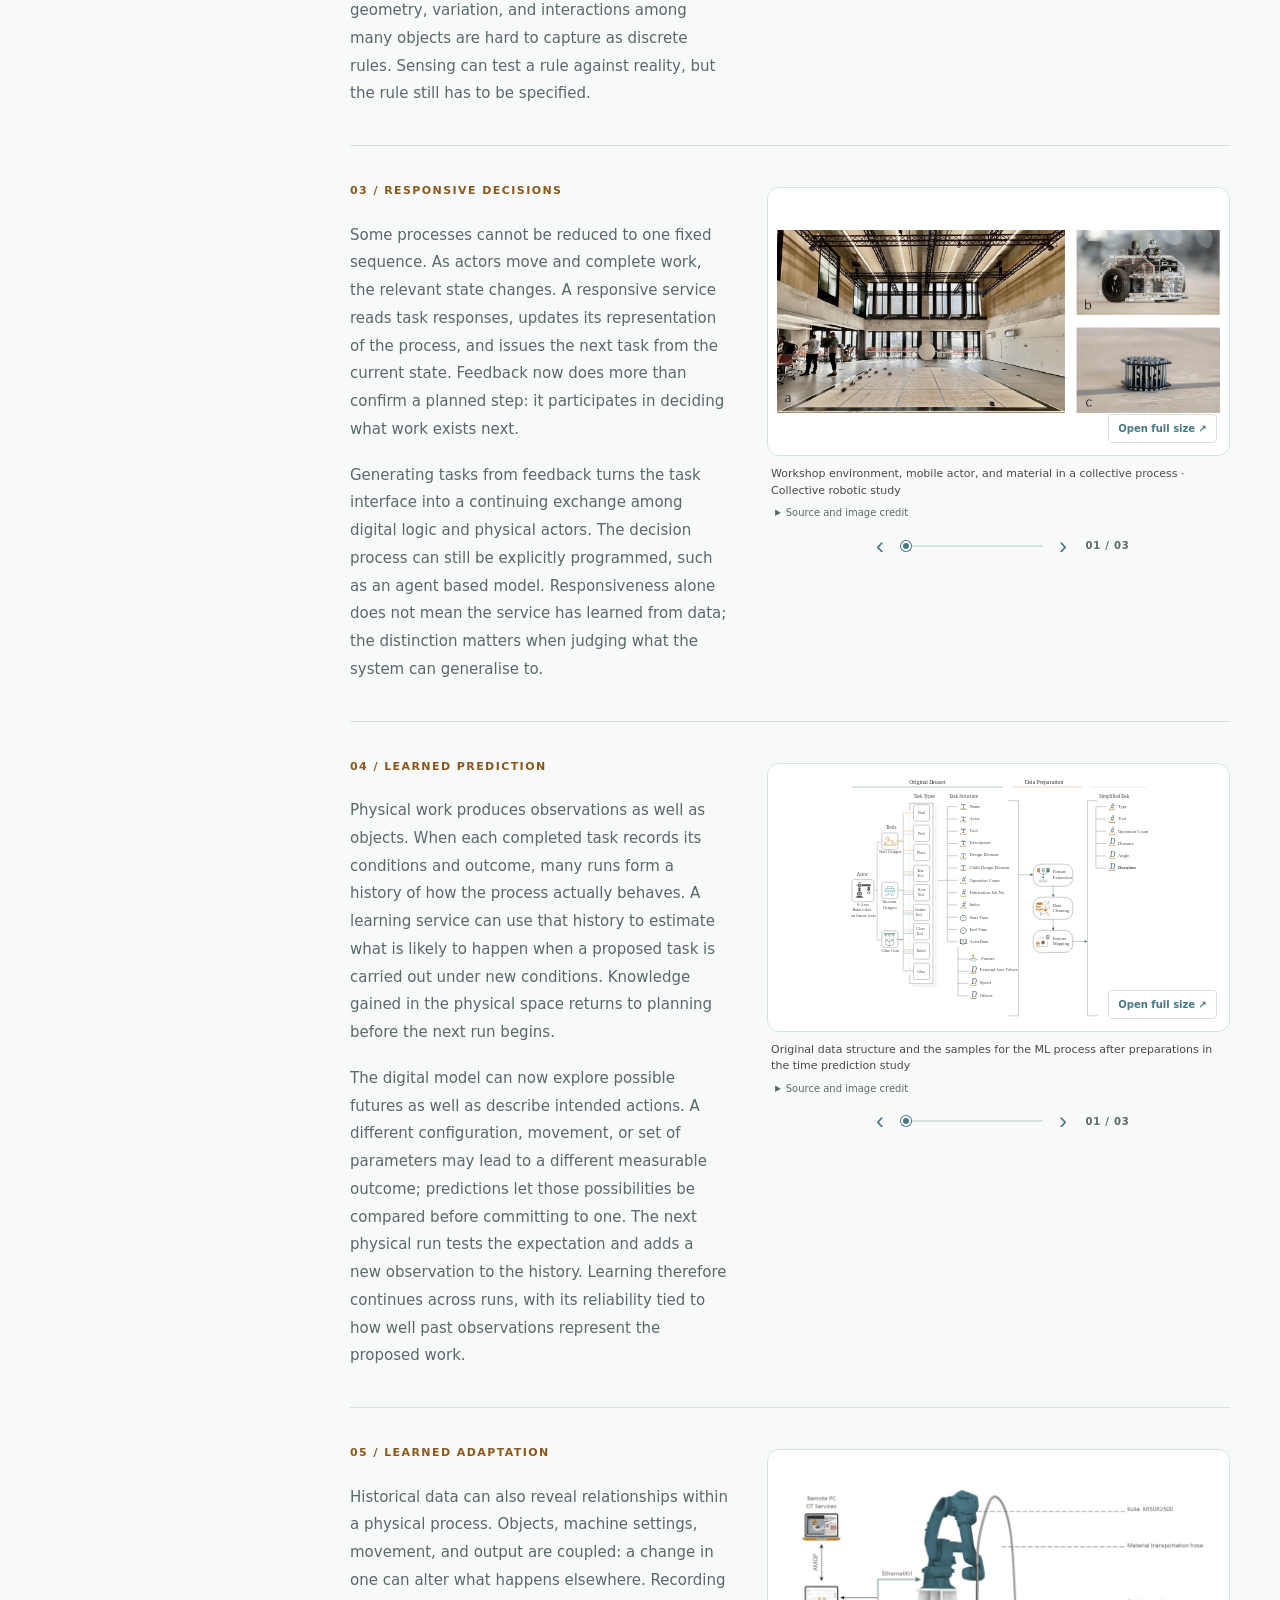
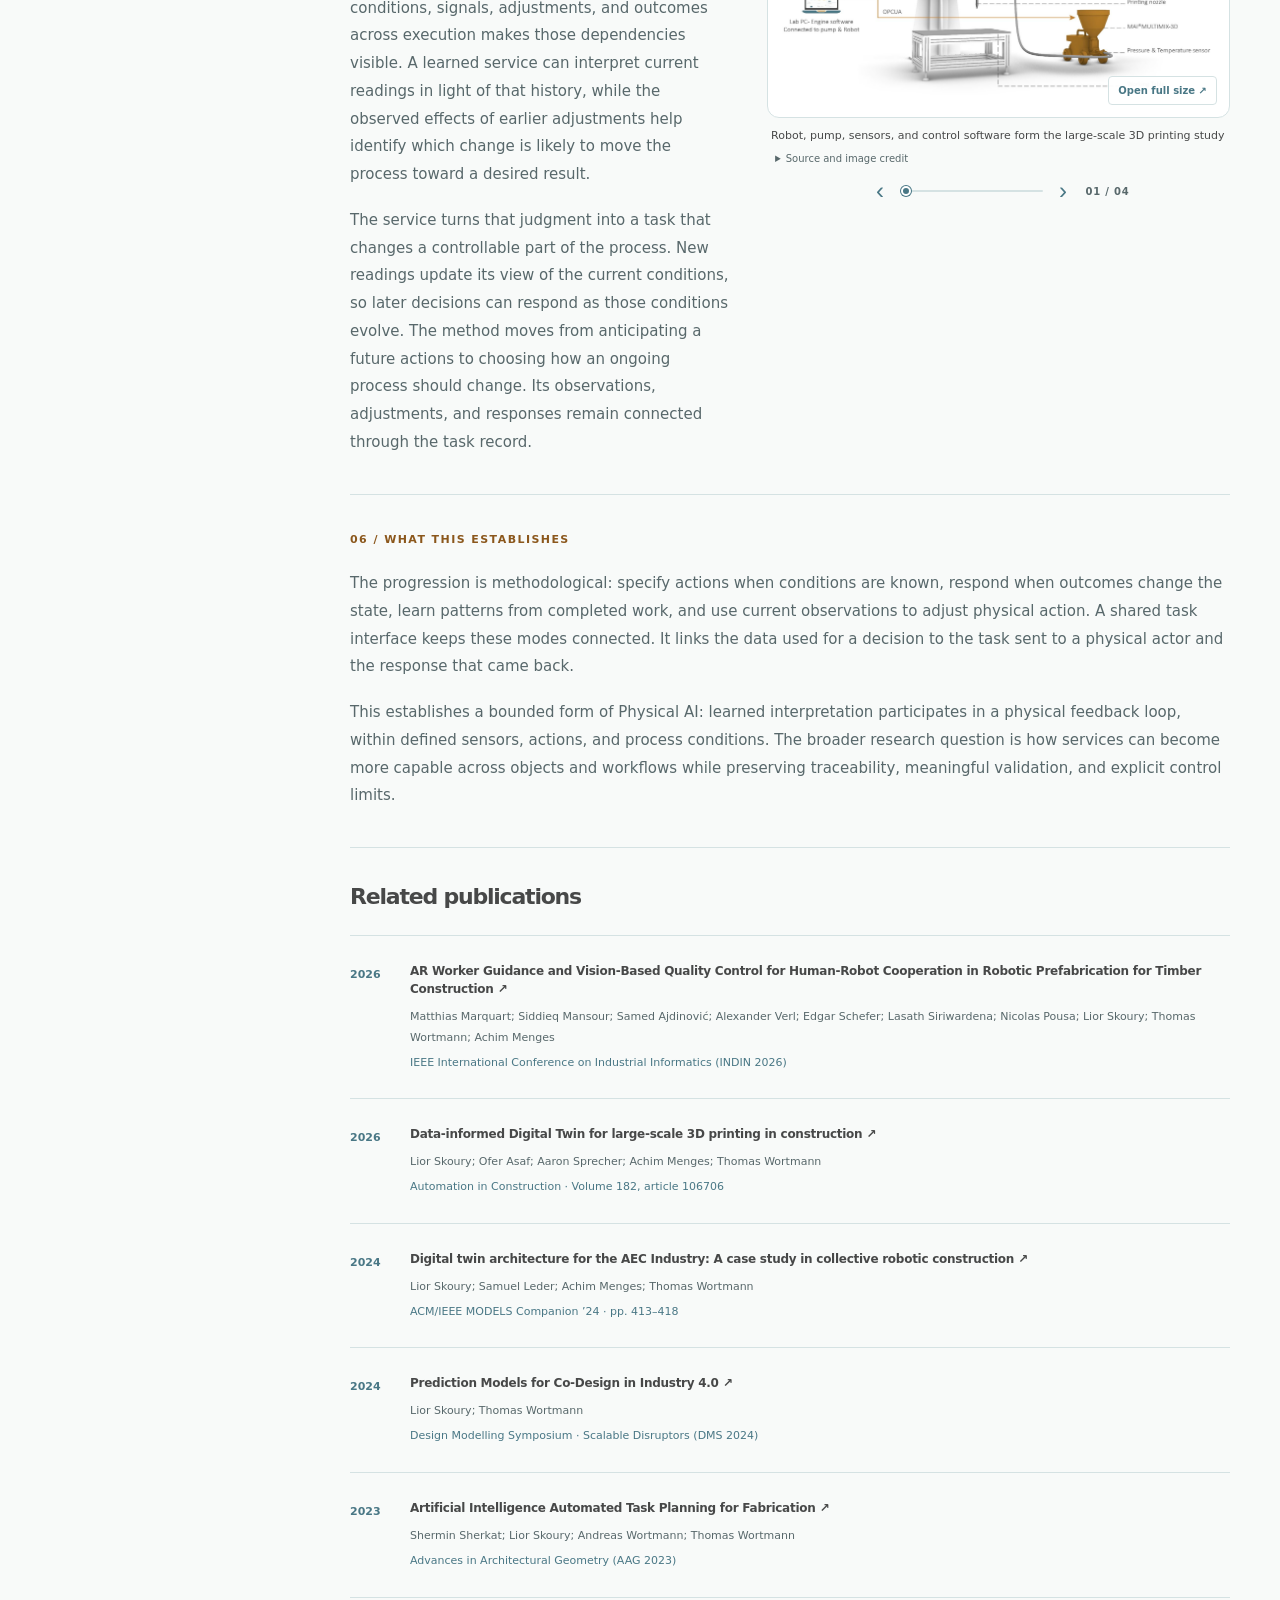
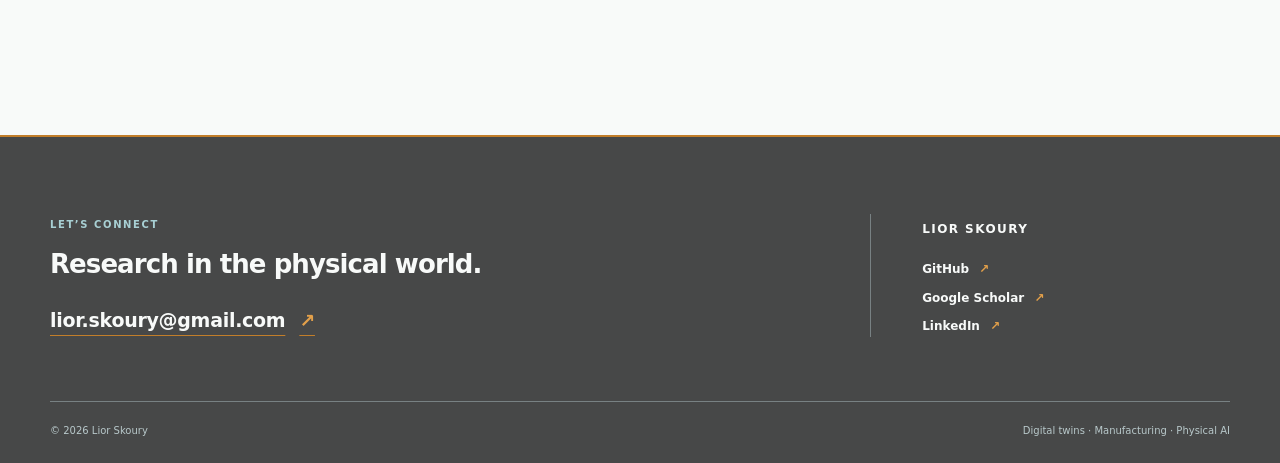
<file: research/services-physical-ai/index.html>
<!doctype html><html lang="en"><head><meta charset="utf-8"><meta name="viewport" content="width=device-width,initial-scale=1"><title>Services, learning, and Physical AI · Lior Skoury</title><meta name="description" content="This research develops services around a shared task interface so digital decisions can reach physical actors and learn from their responses. The method moves from explicit plans and checks to feedback driven tasks, learned estimates, live process adjustment, and the controlled deployment of learned robot actions."><meta name="robots" content="index,follow"><meta name="color-scheme" content="light"><meta name="theme-color" content="#f8faf9"><meta http-equiv="Content-Security-Policy" content="default-src 'self'; script-src 'self' https://cloud.umami.is; style-src 'self'; img-src 'self' data:; frame-src https://www.youtube-nocookie.com https://player.vimeo.com; media-src 'self' https:; connect-src 'self' https://gateway.umami.is; object-src 'none'; base-uri 'self'; form-action 'none'"><link rel="canonical" href="https://liorskoury-git.github.io/research/services-physical-ai/"><meta property="og:title" content="Services, learning, and Physical AI · Lior Skoury"><meta property="og:description" content="This research develops services around a shared task interface so digital decisions can reach physical actors and learn from their responses. The method moves from explicit plans and checks to feedback driven tasks, learned estimates, live process adjustment, and the controlled deployment of learned robot actions."><meta property="og:type" content="website"><meta property="og:url" content="https://liorskoury-git.github.io/research/services-physical-ai/"><meta property="og:image" content="https://liorskoury-git.github.io/assets/share_image.png?v=d465113c7545"><meta property="og:image:type" content="image/png"><meta property="og:image:width" content="1200"><meta property="og:image:height" content="627"><meta property="og:image:alt" content="Lior Skoury portfolio mark"><meta name="twitter:card" content="summary_large_image"><meta name="twitter:image" content="https://liorskoury-git.github.io/assets/share_image.png?v=d465113c7545"><link rel="icon" type="image/svg+xml" href="/assets/favicon.svg?v=650854b74d60"><script src="/assets/loader.js?v=c5fcad39c5e4"></script><script defer src="https://cloud.umami.is/script.js" data-website-id="52de3d24-4a3d-4118-b2b0-4085006f8740" data-domains="liorskoury-git.github.io" data-do-not-track="true"></script><script defer src="/assets/analytics-events.js?v=ce30b088c900"></script><link rel="stylesheet" href="/assets/loader.css?v=68f86a6a60f5"><link rel="stylesheet" href="/assets/styles.css?v=44f8c890c635"><link rel="stylesheet" href="/assets/editorial.css?v=63da43abfd9c"><link rel="stylesheet" href="/assets/thread-svg.css?v=e17646e899cc"><link rel="stylesheet" href="/assets/system-svg.css?v=73e3468af432"><link rel="stylesheet" href="/assets/actor-svg.css?v=8cb5feb9dd63"><link rel="stylesheet" href="/assets/service-svg.css?v=e2cc6b1955b9"><script type="module" src="/assets/app.js?v=7f66cacabcc6"></script></head><body><div class="page-loader" role="status" aria-live="polite"><div class="page-loader-inner"><span class="page-loader-track" aria-hidden="true"><i></i><i></i><i></i><i></i><i></i></span><span class="page-loader-label">Preparing research</span></div></div>
  <a class="skip-link" href="#main">Skip to content</a><header class="site-header has-submenu is-expanded"><div class="header-bar"><div class="header-inner"><a class="brand" href="/" aria-label="Lior Skoury home"><span class="brand-name">Lior Skoury</span><span class="brand-divider" aria-hidden="true">|</span><span class="brand-descriptor">RESEARCH PORTFOLIO.</span></a><button class="home-submenu-toggle" type="button" aria-expanded="true" aria-controls="home-submenu" aria-label="Toggle page sections"></button><button class="menu-toggle" type="button" aria-expanded="false" aria-controls="main-nav">Menu <span aria-hidden="true">☰</span></button><nav id="main-nav" aria-label="Main navigation"><a href="/" aria-current="page">Research</a><a href="/publications/">Publications</a><a href="/satellite-projects/">Satellite Projects</a><a href="/assets/Vitae/Lior_Skoury_CV.docx" download="Lior_Skoury_CV.docx">Vitae</a><a class="nav-contact" href="/#contact">Get in touch <span aria-hidden="true">↗</span></a></nav></div></div><div class="subnav-region"><div class="home-submenu-shell research-submenu-shell"><nav id="home-submenu" class="home-submenu research-submenu" aria-label="Research sections"><a href="#service-interface">01 / The common thread</a><a href="#explicit-logic">02 / Explicit decisions</a><a href="#generated-work">03 / Responsive decisions</a><a href="#learned-prediction">04 / Learned prediction</a><a href="#adaptive-process">05 / Learned adaptation</a><a href="#physical-ai">06 / What this establishes</a><a href="#references">Publications</a></nav></div></div></header>
  <main id="main"><section class="container project-header research-page-header"><a class="back-link" href="/">← Research home</a><p class="eyebrow research-branch-title">Services, learning, and Physical AI</p><h1 class="research-statement">This research develops services around a shared task interface so digital decisions can reach physical actors and learn from their responses. The method moves from explicit plans and checks to feedback driven tasks, learned estimates, live process adjustment, and the controlled deployment of learned robot actions.</h1><div class="project-badges"><span class="badge ">Documented research</span></div></section><div class="container project-layout research-story"><aside class="project-contents research-page-contents"><span class="eyebrow">On this page</span><nav aria-label="Research page contents"><a href="#service-interface">01 / The common thread</a><a href="#explicit-logic">02 / Explicit decisions</a><a href="#generated-work">03 / Responsive decisions</a><a href="#learned-prediction">04 / Learned prediction</a><a href="#adaptive-process">05 / Learned adaptation</a><a href="#physical-ai">06 / What this establishes</a><a href="#references">Publications</a></nav><a class="project-back-top" href="#main" data-back-to-top>Back to top <span aria-hidden="true">↑</span></a></aside><div class="project-body story-body"><section id="service-interface" class="project-section story-section story-section--service-interface"><div class="story-section-grid"><div class="story-copy"><div class="story-section-intro"><h2 class="story-step story-step--heading">01 / The common thread</h2><p>A digital decision has value only if it can reach an actor in the physical space, and if the result from the action can return. The Digital Twin provides that exchange through the tasks which describes an intended action, identifies its actor, and records the response. On the other side, a service reads this shared record and can make calculation, return information, or generate a new task. Its internal method may be a rule, a simulation, or a learned model; the physical workflow does not need a different interface each time the decision method changes.</p><p>Separating the task interface from the service&#39;s decision method is the foundation of this research branch. It allows decisions to move from advance planning toward live adaptation while retaining a link between each observation, decision, and physical action.</p></div></div><div class="story-visuals"><div class="story-media story-media--figures"><figure class="story-figure services-focus-figure" data-services-focus-diagram><a class="story-figure-image" href="/assets/images/Research/ServicesPhysicalAI/Services/Section1-1-services-focus.svg" data-image-fullsize aria-label="Open full-size image: Adapted from Skoury, Menges and Wortmann, Digital Twin architecture for heterogeneous fabrication and construction in AEC (2026)."><span class="services-focus-canvas"><img src="/assets/images/Research/ServicesPhysicalAI/Services/Section1-1-services-focus.svg" alt="Original Digital Twin architecture diagram with its Services stack enlarged; the machine, virtual actor, event bus, and Services retain their source artwork" loading="lazy" decoding="async"><span class="services-focus-flow-host" data-services-focus-flow aria-hidden="true"></span></span><span class="story-figure-open" aria-hidden="true">Open full size â†—</span></a><template data-services-focus-flow-template><svg xmlns="http://www.w3.org/2000/svg" viewBox="0 0 1250 750" preserveAspectRatio="xMidYMid meet" aria-hidden="true"><circle class="architecture-packet architecture-packet--forward" r="6" opacity="0"><animateMotion path="M 223 525 V 675 H 620 V 252 H 760 V 275 H 984" dur="5.5s" begin="0s" repeatCount="indefinite"/><animate attributeName="opacity" values="0;1;1;0" keyTimes="0;0.06;0.92;1" dur="5.5s" begin="0s" repeatCount="indefinite"/></circle><circle class="architecture-packet architecture-packet--forward" r="6" opacity="0"><animateMotion path="M 223 525 V 675 H 620 V 252 H 760 V 275 H 984" dur="5.5s" begin="1.83s" repeatCount="indefinite"/><animate attributeName="opacity" values="0;1;1;0" keyTimes="0;0.06;0.92;1" dur="5.5s" begin="1.83s" repeatCount="indefinite"/></circle><circle class="architecture-packet architecture-packet--forward" r="6" opacity="0"><animateMotion path="M 223 525 V 675 H 620 V 252 H 760 V 275 H 984" dur="5.5s" begin="3.66s" repeatCount="indefinite"/><animate attributeName="opacity" values="0;1;1;0" keyTimes="0;0.06;0.92;1" dur="5.5s" begin="3.66s" repeatCount="indefinite"/></circle><circle class="architecture-packet architecture-packet--response" r="6" opacity="0"><animateMotion path="M 983 333 L 849 333 L 813 348 L 813 697 L 273 697 L 273 525" dur="5.1s" begin="0.7s" repeatCount="indefinite"/><animate attributeName="opacity" values="0;1;1;0" keyTimes="0;0.06;0.92;1" dur="5.1s" begin="0.7s" repeatCount="indefinite"/></circle><circle class="architecture-packet architecture-packet--response" r="6" opacity="0"><animateMotion path="M 983 333 L 849 333 L 813 348 L 813 697 L 273 697 L 273 525" dur="5.1s" begin="2.4s" repeatCount="indefinite"/><animate attributeName="opacity" values="0;1;1;0" keyTimes="0;0.06;0.92;1" dur="5.1s" begin="2.4s" repeatCount="indefinite"/></circle><circle class="architecture-packet architecture-packet--response" r="6" opacity="0"><animateMotion path="M 983 333 L 849 333 L 813 348 L 813 697 L 273 697 L 273 525" dur="5.1s" begin="4.1s" repeatCount="indefinite"/><animate attributeName="opacity" values="0;1;1;0" keyTimes="0;0.06;0.92;1" dur="5.1s" begin="4.1s" repeatCount="indefinite"/></circle></svg></template><figcaption>Adapted from Skoury, Menges and Wortmann, Digital Twin architecture for heterogeneous fabrication and construction in AEC (2026).<span class="architecture-legend"><span><i class="architecture-key architecture-key--forward" aria-hidden="true"></i>Task flow</span><span><i class="architecture-key architecture-key--response" aria-hidden="true"></i>Machine response</span></span><details class="media-credit story-case-credit"><summary>Source and image credit</summary><p>Image source: <a href="https://doi.org/10.1016/j.aei.2026.104728" target="_blank" rel="noopener noreferrer">Adapted from Skoury, Menges and Wortmann, <cite>Digital Twin architecture for heterogeneous fabrication and construction in AEC</cite> (2026)</a>.</p></details></figcaption></figure></div></div></div></section><section id="explicit-logic" class="project-section story-section story-section--explicit-logic"><div class="story-section-grid"><div class="story-copy"><div class="story-section-intro"><h2 class="story-step story-step--heading">02 / Explicit decisions</h2><p>When actions, conditions, and constraints can be described in advance, a service can reason with explicit models. A task planner orders actions by their preconditions and effects. At the handoff to the physical world, sensing and inspection can check whether the assumed state is actually present. Planning and validation are complementary: planning asks what should happen next, while validation asks whether the conditions to proceed have been met.</p><p>Explicit logic is a useful starting point for automation as its decisions are legible. It also reveals where a complete plan becomes difficult: geometry, variation, and interactions among many objects are hard to capture as discrete rules. Sensing can test a rule against reality, but the rule still has to be specified.</p></div></div><div class="story-visuals"><div class="story-media"><div class="story-case-gallery" data-case-gallery aria-label="Specify what can be planned; verify what must be observed. image gallery"><div class="story-case-slides"><figure class="story-case-slide" data-case-gallery-slide><a class="story-figure-image" href="/assets/images/Research/ServicesPhysicalAI/Services/Section2-1.png" data-image-fullsize aria-label="Open full-size image: The cell layout defines where parts, tools, and planned actions meet · IntCDC building demonstrator"><img src="/assets/previews/images/Research/ServicesPhysicalAI/Services/Section2-1.png.jpg" alt="Rendered robotic prefabrication cell showing the robot, workpiece carriers, and assembly area" loading="lazy" decoding="async"><span class="story-figure-open" aria-hidden="true">Open full size ↗</span></a><figcaption><span data-gallery-caption>The cell layout defines where parts, tools, and planned actions meet · IntCDC building demonstrator</span><details class="media-credit story-case-credit"><summary>Source and image credit</summary><p>Image source: <a href="https://indin2026.ieee-ies.org/program/index.html" target="_blank" rel="noopener noreferrer">Marquart et al., <cite>AR Worker Guidance and Vision-Based Quality Control for Human-Robot Cooperation in Robotic Prefabrication for Timber Construction</cite> (2026)</a>.</p></details></figcaption></figure><figure class="story-case-slide" data-case-gallery-slide><a class="story-figure-image" href="/assets/images/Research/ServicesPhysicalAI/Services/Section2-2.png" data-image-fullsize aria-label="Open full-size image: A physical handoff places the next part within the robot&#39;s work area · IntCDC building demonstrator"><img src="/assets/previews/images/Research/ServicesPhysicalAI/Services/Section2-2.png.jpg" alt="Industrial robot holding a timber plate above the prefabrication work area" loading="lazy" decoding="async"><span class="story-figure-open" aria-hidden="true">Open full size ↗</span></a><figcaption><span data-gallery-caption>A physical handoff places the next part within the robot&#39;s work area · IntCDC building demonstrator</span><details class="media-credit story-case-credit"><summary>Source and image credit</summary><p>Image source: <a href="https://indin2026.ieee-ies.org/program/index.html" target="_blank" rel="noopener noreferrer">Marquart et al., <cite>AR Worker Guidance and Vision-Based Quality Control for Human-Robot Cooperation in Robotic Prefabrication for Timber Construction</cite> (2026)</a>.</p></details></figcaption></figure><figure class="story-case-slide" data-case-gallery-slide><a class="story-figure-image" href="/assets/images/Research/ServicesPhysicalAI/Services/Section2-3-2x.png" data-image-fullsize aria-label="Open full-size image: An incorrect beam length can invalidate an otherwise planned robotic action, this check is done by the quality control service · IntCDC building demonstrator"><img src="/assets/previews/images/Research/ServicesPhysicalAI/Services/Section2-3-2x.png.jpg" alt="Timber beams and industrial robot with possible collision points and beam tolerances annotated" loading="lazy" decoding="async"><span class="story-figure-open" aria-hidden="true">Open full size ↗</span></a><figcaption><span data-gallery-caption>An incorrect beam length can invalidate an otherwise planned robotic action, this check is done by the quality control service · IntCDC building demonstrator</span><details class="media-credit story-case-credit"><summary>Source and image credit</summary><p>Image source: <a href="https://indin2026.ieee-ies.org/program/index.html" target="_blank" rel="noopener noreferrer">Marquart et al., <cite>AR Worker Guidance and Vision-Based Quality Control for Human-Robot Cooperation in Robotic Prefabrication for Timber Construction</cite> (2026)</a>.</p></details></figcaption></figure></div><div class="diagram-scroller story-case-gallery-controls" data-case-gallery-controls hidden><button type="button" data-case-gallery-previous aria-label="Previous image">&lsaquo;</button><input type="range" min="1" max="3" value="1" step="1" data-case-gallery-range aria-label="Choose image"><button type="button" data-case-gallery-next aria-label="Next image">&rsaquo;</button><output data-case-gallery-count>01 / 03</output><span class="sr-only" data-case-gallery-status aria-live="polite"></span></div></div></div></div></div></section><section id="generated-work" class="project-section story-section story-section--generated-work"><div class="story-section-grid"><div class="story-copy"><div class="story-section-intro"><h2 class="story-step story-step--heading">03 / Responsive decisions</h2><p>Some processes cannot be reduced to one fixed sequence. As actors move and complete work, the relevant state changes. A responsive service reads task responses, updates its representation of the process, and issues the next task from the current state. Feedback now does more than confirm a planned step: it participates in deciding what work exists next.</p><p>Generating tasks from feedback turns the task interface into a continuing exchange among digital logic and physical actors. The decision process can still be explicitly programmed, such as an agent based model. Responsiveness alone does not mean the service has learned from data; the distinction matters when judging what the system can generalise to.</p></div></div><div class="story-visuals"><div class="story-media"><div class="story-case-gallery" data-case-gallery aria-label="Let outcomes shape the next task. image gallery"><div class="story-case-slides"><figure class="story-case-slide" data-case-gallery-slide><a class="story-figure-image" href="/assets/images/Research/ServicesPhysicalAI/Services/Section3-1.png" data-image-fullsize aria-label="Open full-size image: Workshop environment, mobile actor, and material in a collective process · Collective robotic study"><img src="/assets/previews/images/Research/ServicesPhysicalAI/Services/Section3-1.png.jpg" alt="Collective robotics workshop floor, a RADr mobile robot, and a piece of digital material" loading="lazy" decoding="async"><span class="story-figure-open" aria-hidden="true">Open full size ↗</span></a><figcaption><span data-gallery-caption>Workshop environment, mobile actor, and material in a collective process · Collective robotic study</span><details class="media-credit story-case-credit"><summary>Source and image credit</summary><p>Image source: <a href="https://doi.org/10.1016/j.aei.2026.104728" target="_blank" rel="noopener noreferrer">Skoury et al., <cite>Digital Twin architecture for heterogeneous fabrication and construction in AEC</cite> (2026)</a>.</p></details></figcaption></figure><figure class="story-case-slide agent-flow-slide" data-case-gallery-slide data-agent-flow-diagram><a class="story-figure-image" href="/assets/images/Research/ServicesPhysicalAI/Services/Section3-2.svg" data-image-fullsize aria-label="Open full-size image: Agent-based model. Sensor inputs feed behaviours, which pass through systems to a solver that generates and visualises tasks · Collective robotic study"><img src="/assets/images/Research/ServicesPhysicalAI/Services/Section3-2.svg" alt="Agent based model diagram showing behaviours, agent systems, a solver, task data model, and visualiser" loading="lazy" decoding="async"><span class="agent-flow-host" data-agent-flow-host aria-hidden="true"></span><span class="story-figure-open" aria-hidden="true">Open full size ↗</span></a><template data-agent-flow-template><svg xmlns="http://www.w3.org/2000/svg" viewBox="0 0 565.92 553.72" preserveAspectRatio="xMidYMid meet" aria-hidden="true"><circle class="agent-flow-packet" r="5.5" opacity="0"><animateMotion path="M 123.5 22.72 H 170.5 V 136.6 H 180.31" dur="4.5s" keyPoints="0;0;1;1" keyTimes="0;0.025;0.19;1" calcMode="linear" repeatCount="indefinite"/><animate attributeName="opacity" values="0;1;1;0;0" keyTimes="0;0.025;0.19;0.21;1" dur="4.5s" repeatCount="indefinite"/></circle><circle class="agent-flow-packet" r="5.5" opacity="0"><animateMotion path="M 123.5 69.09 H 170.5 V 136.6 H 180.31" dur="4.5s" keyPoints="0;0;1;1" keyTimes="0;0.037;0.19;1" calcMode="linear" repeatCount="indefinite"/><animate attributeName="opacity" values="0;1;1;0;0" keyTimes="0;0.037;0.19;0.21;1" dur="4.5s" repeatCount="indefinite"/></circle><circle class="agent-flow-packet" r="5.5" opacity="0"><animateMotion path="M 123.5 115.46 H 170.5 V 136.6 H 180.31" dur="4.5s" keyPoints="0;0;1;1" keyTimes="0;0.049;0.19;1" calcMode="linear" repeatCount="indefinite"/><animate attributeName="opacity" values="0;1;1;0;0" keyTimes="0;0.049;0.19;0.21;1" dur="4.5s" repeatCount="indefinite"/></circle><circle class="agent-flow-packet" r="5.5" opacity="0"><animateMotion path="M 123.5 161.82 H 170.5 V 136.6 H 180.31" dur="4.5s" keyPoints="0;0;1;1" keyTimes="0;0.061;0.19;1" calcMode="linear" repeatCount="indefinite"/><animate attributeName="opacity" values="0;1;1;0;0" keyTimes="0;0.061;0.19;0.21;1" dur="4.5s" repeatCount="indefinite"/></circle><circle class="agent-flow-packet" r="5.5" opacity="0"><animateMotion path="M 123.5 208.19 H 170.5 V 136.6 H 180.31" dur="4.5s" keyPoints="0;0;1;1" keyTimes="0;0.073;0.19;1" calcMode="linear" repeatCount="indefinite"/><animate attributeName="opacity" values="0;1;1;0;0" keyTimes="0;0.073;0.19;0.21;1" dur="4.5s" repeatCount="indefinite"/></circle><circle class="agent-flow-packet" r="5.5" opacity="0"><animateMotion path="M 123.5 254.55 H 170.5 V 136.6 H 180.31" dur="4.5s" keyPoints="0;0;1;1" keyTimes="0;0.085;0.19;1" calcMode="linear" repeatCount="indefinite"/><animate attributeName="opacity" values="0;1;1;0;0" keyTimes="0;0.085;0.19;0.21;1" dur="4.5s" repeatCount="indefinite"/></circle><circle class="agent-flow-packet" r="5.5" opacity="0"><animateMotion path="M 157.69 338.02 H 172.5 V 385.61 H 180.19" dur="4.5s" keyPoints="0;0;1;1" keyTimes="0;0.045;0.19;1" calcMode="linear" repeatCount="indefinite"/><animate attributeName="opacity" values="0;1;1;0;0" keyTimes="0;0.045;0.19;0.21;1" dur="4.5s" repeatCount="indefinite"/></circle><circle class="agent-flow-packet" r="5.5" opacity="0"><animateMotion path="M 157.69 385.61 H 172.5 V 385.61 H 180.19" dur="4.5s" keyPoints="0;0;1;1" keyTimes="0;0.065;0.19;1" calcMode="linear" repeatCount="indefinite"/><animate attributeName="opacity" values="0;1;1;0;0" keyTimes="0;0.065;0.19;0.21;1" dur="4.5s" repeatCount="indefinite"/></circle><circle class="agent-flow-packet" r="5.5" opacity="0"><animateMotion path="M 157.69 433.07 H 172.5 V 385.61 H 180.19" dur="4.5s" keyPoints="0;0;1;1" keyTimes="0;0.085;0.19;1" calcMode="linear" repeatCount="indefinite"/><animate attributeName="opacity" values="0;1;1;0;0" keyTimes="0;0.085;0.19;0.21;1" dur="4.5s" repeatCount="indefinite"/></circle><circle class="agent-flow-packet" r="5.5" opacity="0"><animateMotion path="M 280.91 136.6 H 304.26" dur="4.5s" keyPoints="0;0;1;1" keyTimes="0;0.23;0.38;1" calcMode="linear" repeatCount="indefinite"/><animate attributeName="opacity" values="0;1;1;0;0" keyTimes="0;0.23;0.38;0.4;1" dur="4.5s" repeatCount="indefinite"/></circle><circle class="agent-flow-packet" r="5.5" opacity="0"><animateMotion path="M 280.91 385.61 H 304.26" dur="4.5s" keyPoints="0;0;1;1" keyTimes="0;0.23;0.38;1" calcMode="linear" repeatCount="indefinite"/><animate attributeName="opacity" values="0;1;1;0;0" keyTimes="0;0.23;0.38;0.4;1" dur="4.5s" repeatCount="indefinite"/></circle><circle class="agent-flow-packet" r="5.5" opacity="0"><animateMotion path="M 366.92 135.6 H 382.7 V 253.55 H 395.56" dur="4.5s" keyPoints="0;0;1;1" keyTimes="0;0.42;0.68;1" calcMode="linear" repeatCount="indefinite"/><animate attributeName="opacity" values="0;1;1;0;0" keyTimes="0;0.42;0.68;0.7000000000000001;1" dur="4.5s" repeatCount="indefinite"/></circle><circle class="agent-flow-packet" r="5.5" opacity="0"><animateMotion path="M 367.24 384.61 H 382.75 V 253.55 H 395.56" dur="4.5s" keyPoints="0;0;1;1" keyTimes="0;0.42;0.68;1" calcMode="linear" repeatCount="indefinite"/><animate attributeName="opacity" values="0;1;1;0;0" keyTimes="0;0.42;0.68;0.7000000000000001;1" dur="4.5s" repeatCount="indefinite"/></circle><circle class="agent-flow-packet" r="5.5" opacity="0"><animateMotion path="M 458.23 254.55 H 472.87 V 136.6 H 488.7" dur="4.5s" keyPoints="0;0;1;1" keyTimes="0;0.71;0.94;1" calcMode="linear" repeatCount="indefinite"/><animate attributeName="opacity" values="0;1;1;0;0" keyTimes="0;0.71;0.94;0.96;1" dur="4.5s" repeatCount="indefinite"/></circle><circle class="agent-flow-packet" r="5.5" opacity="0"><animateMotion path="M 458.23 254.55 H 472.87 V 385.61 H 488.7" dur="4.5s" keyPoints="0;0;1;1" keyTimes="0;0.71;0.94;1" calcMode="linear" repeatCount="indefinite"/><animate attributeName="opacity" values="0;1;1;0;0" keyTimes="0;0.71;0.94;0.96;1" dur="4.5s" repeatCount="indefinite"/></circle></svg></template><figcaption><span data-gallery-caption>Agent-based model. Sensor inputs feed behaviours, which pass through systems to a solver that generates and visualises tasks · Collective robotic study</span><details class="media-credit story-case-credit"><summary>Source and image credit</summary><p>Image source: <a href="https://doi.org/10.1016/j.aei.2026.104728" target="_blank" rel="noopener noreferrer">Skoury et al., <cite>Digital Twin architecture for heterogeneous fabrication and construction in AEC</cite> (2026)</a>.</p></details></figcaption></figure><figure class="story-case-slide" data-case-gallery-slide><a class="story-figure-image" href="/assets/images/Research/ServicesPhysicalAI/Services/Section3-3.jpg" data-image-fullsize aria-label="Open full-size image: Synced digital and physical views of the collective robot work area · Collective robotic study"><img src="/assets/images/Research/ServicesPhysicalAI/Services/Section3-3.jpg" alt="Side by side digital view of robot positions and physical view of the gridded collective robotics workshop" loading="lazy" decoding="async"><span class="story-figure-open" aria-hidden="true">Open full size ↗</span></a><figcaption><span data-gallery-caption>Synced digital and physical views of the collective robot work area · Collective robotic study</span><details class="media-credit story-case-credit"><summary>Source and image credit</summary><p>Image source: <a href="https://doi.org/10.1016/j.aei.2026.104728" target="_blank" rel="noopener noreferrer">Skoury et al., <cite>Digital Twin architecture for heterogeneous fabrication and construction in AEC</cite> (2026)</a>.</p></details></figcaption></figure></div><div class="diagram-scroller story-case-gallery-controls" data-case-gallery-controls hidden><button type="button" data-case-gallery-previous aria-label="Previous image">&lsaquo;</button><input type="range" min="1" max="3" value="1" step="1" data-case-gallery-range aria-label="Choose image"><button type="button" data-case-gallery-next aria-label="Next image">&rsaquo;</button><output data-case-gallery-count>01 / 03</output><span class="sr-only" data-case-gallery-status aria-live="polite"></span></div></div></div></div></div></section><section id="learned-prediction" class="project-section story-section story-section--learned-prediction"><div class="story-section-grid"><div class="story-copy"><div class="story-section-intro"><h2 class="story-step story-step--heading">04 / Learned prediction</h2><p>Physical work produces observations as well as objects. When each completed task records its conditions and outcome, many runs form a history of how the process actually behaves. A learning service can use that history to estimate what is likely to happen when a proposed task is carried out under new conditions. Knowledge gained in the physical space returns to planning before the next run begins.</p><p>The digital model can now explore possible futures as well as describe intended actions. A different configuration, movement, or set of parameters may lead to a different measurable outcome; predictions let those possibilities be compared before committing to one. The next physical run tests the expectation and adds a new observation to the history. Learning therefore continues across runs, with its reliability tied to how well past observations represent the proposed work.</p></div></div><div class="story-visuals"><div class="story-media"><div class="story-case-gallery" data-case-gallery aria-label="Use previous runs to anticipate physical work. image gallery"><div class="story-case-slides"><figure class="story-case-slide" data-case-gallery-slide><a class="story-figure-image" href="/assets/images/Research/ServicesPhysicalAI/Services/Section4-3.svg" data-image-fullsize aria-label="Open full-size image: Original data structure and the samples for the ML process after preparations in the time prediction study"><img src="/assets/images/Research/ServicesPhysicalAI/Services/Section4-3.svg" alt="Original task records mapped into model features including operation type, tool, count, distance, angle, and duration" loading="lazy" decoding="async"><span class="story-figure-open" aria-hidden="true">Open full size ↗</span></a><figcaption><span data-gallery-caption>Original data structure and the samples for the ML process after preparations in the time prediction study</span><details class="media-credit story-case-credit"><summary>Source and image credit</summary><p>Image source: <a href="https://doi.org/10.1007/978-3-031-68275-9_41" target="_blank" rel="noopener noreferrer">Skoury and Wortmann, <cite>Prediction Models for Co-Design in Industry 4.0</cite> (2024)</a>.</p></details></figcaption></figure><figure class="story-case-slide" data-case-gallery-slide><a class="story-figure-image" href="/assets/images/Research/ServicesPhysicalAI/Services/Section4-1.svg" data-image-fullsize aria-label="Open full-size image: Unknown testing setup with the respective optimisation parameters in the time prediction study"><img src="/assets/images/Research/ServicesPhysicalAI/Services/Section4-1.svg" alt="Robot, timber magazine, and work area with adjustable positions, heights, and rotations marked" loading="lazy" decoding="async"><span class="story-figure-open" aria-hidden="true">Open full size ↗</span></a><figcaption><span data-gallery-caption>Unknown testing setup with the respective optimisation parameters in the time prediction study</span><details class="media-credit story-case-credit"><summary>Source and image credit</summary><p>Image source: <a href="https://doi.org/10.1007/978-3-031-68275-9_41" target="_blank" rel="noopener noreferrer">Skoury and Wortmann, <cite>Prediction Models for Co-Design in Industry 4.0</cite> (2024)</a>.</p></details></figcaption></figure><figure class="story-case-slide optimization-graph-slide" data-case-gallery-slide data-optimization-graph-diagram><a class="story-figure-image" href="/assets/images/Research/ServicesPhysicalAI/Services/Section4-2.svg" data-image-fullsize aria-label="Open full-size image: Optimisation results using the ML model as a surrogate model in the optimisation process"><img src="/assets/images/Research/ServicesPhysicalAI/Services/Section4-2.svg" alt="Optimisation convergence graph beside initial and best-result setups with their predicted fabrication times" loading="lazy" decoding="async"><span class="optimization-graph-host" data-optimization-graph-host aria-hidden="true"></span><span class="story-figure-open" aria-hidden="true">Open full size ↗</span></a><template data-optimization-graph-template><svg xmlns="http://www.w3.org/2000/svg" viewBox="0 0 538.58 241" preserveAspectRatio="xMidYMid meet" aria-hidden="true"><path d="M55.02,34.31h.7l.7,48.26h.7l.35,14.15h.35l.35,54.97h18.82l.35,15.83h11.15l.35,10.88h27.53l.35,3.72h2.79l.35,11.04h29.28l.35,1.23h5.58l.35,1.42h3.14l.35,1.29h25.09l.35.29h1.74l.35.91h8.02l.35.27,5.92.04.35.68h3.83l.35.24h8.71l.35.38h8.36l.35.5h75.63" fill="none" stroke="#fff" stroke-width="4" stroke-linecap="square"/><path d="M55.02,34.31h.7l.7,48.26h.7l.35,14.15h.35l.35,54.97h18.82l.35,15.83h11.15l.35,10.88h27.53l.35,3.72h2.79l.35,11.04h29.28l.35,1.23h5.58l.35,1.42h3.14l.35,1.29h25.09l.35.29h1.74l.35.91h8.02l.35.27,5.92.04.35.68h3.83l.35.24h8.71l.35.38h8.36l.35.5h75.63" fill="none" stroke="#4a7684" stroke-width="1.5" stroke-linecap="square" stroke-dasharray="405" stroke-dashoffset="405"><animate attributeName="stroke-dashoffset" from="405" to="0" dur="4s" fill="freeze"/></path></svg></template><figcaption><span data-gallery-caption>Optimisation results using the ML model as a surrogate model in the optimisation process</span><details class="media-credit story-case-credit"><summary>Source and image credit</summary><p>Image source: <a href="https://doi.org/10.1007/978-3-031-68275-9_41" target="_blank" rel="noopener noreferrer">Skoury and Wortmann, <cite>Prediction Models for Co-Design in Industry 4.0</cite> (2024)</a>.</p></details></figcaption></figure></div><div class="diagram-scroller story-case-gallery-controls" data-case-gallery-controls hidden><button type="button" data-case-gallery-previous aria-label="Previous image">&lsaquo;</button><input type="range" min="1" max="3" value="1" step="1" data-case-gallery-range aria-label="Choose image"><button type="button" data-case-gallery-next aria-label="Next image">&rsaquo;</button><output data-case-gallery-count>01 / 03</output><span class="sr-only" data-case-gallery-status aria-live="polite"></span></div></div></div></div></div></section><section id="adaptive-process" class="project-section story-section story-section--adaptive-process"><div class="story-section-grid"><div class="story-copy"><div class="story-section-intro"><h2 class="story-step story-step--heading">05 / Learned adaptation</h2><p>Historical data can also reveal relationships within a physical process. Objects, machine settings, movement, and output are coupled: a change in one can alter what happens elsewhere. Recording conditions, signals, adjustments, and outcomes across execution makes those dependencies visible. A learned service can interpret current readings in light of that history, while the observed effects of earlier adjustments help identify which change is likely to move the process toward a desired result.</p><p>The service turns that judgment into a task that changes a controllable part of the process. New readings update its view of the current conditions, so later decisions can respond as those conditions evolve. The method moves from anticipating a future actions to choosing how an ongoing process should change. Its observations, adjustments, and responses remain connected through the task record.</p></div></div><div class="story-visuals"><div class="story-media"><div class="story-case-gallery" data-case-gallery aria-label="Learn how the process responds, then adjust it. image gallery"><div class="story-case-slides"><figure class="story-case-slide" data-case-gallery-slide><a class="story-figure-image" href="/assets/images/Research/ServicesPhysicalAI/Services/Section5-1.jpg" data-image-fullsize aria-label="Open full-size image: Robot, pump, sensors, and control software form the large-scale 3D printing study"><img src="/assets/previews/images/Research/ServicesPhysicalAI/Services/Section5-1.jpg.jpg" alt="Robotic 3D printing setup linking the robot, pump, print head, sensors, and control computers" loading="lazy" decoding="async"><span class="story-figure-open" aria-hidden="true">Open full size ↗</span></a><figcaption><span data-gallery-caption>Robot, pump, sensors, and control software form the large-scale 3D printing study</span><details class="media-credit story-case-credit"><summary>Source and image credit</summary><p>Image source: <a href="https://doi.org/10.1016/j.autcon.2025.106706" target="_blank" rel="noopener noreferrer">Skoury et al., <cite>Data-informed Digital Twin for large-scale 3D printing in construction</cite> (2026)</a>.</p></details></figcaption></figure><figure class="story-case-slide" data-case-gallery-slide><a class="story-figure-image" href="/assets/images/Research/ServicesPhysicalAI/Services/Section5-2.svg" data-image-fullsize aria-label="Open full-size image: Measured relationships connect material condition, machine settings, and outcome in the large scale 3D printing study"><img src="/assets/images/Research/ServicesPhysicalAI/Services/Section5-2.svg" alt="Four plots relating printed layer width to robot velocity and pump frequency for different material mixtures" loading="lazy" decoding="async"><span class="story-figure-open" aria-hidden="true">Open full size ↗</span></a><figcaption><span data-gallery-caption>Measured relationships connect material condition, machine settings, and outcome in the large scale 3D printing study</span><details class="media-credit story-case-credit"><summary>Source and image credit</summary><p>Image source: <a href="https://doi.org/10.1016/j.autcon.2025.106706" target="_blank" rel="noopener noreferrer">Skoury et al., <cite>Data-informed Digital Twin for large-scale 3D printing in construction</cite> (2026)</a>.</p></details></figcaption></figure><figure class="story-case-slide" data-case-gallery-slide><a class="story-figure-image" href="/assets/images/Research/ServicesPhysicalAI/Services/Section5-3.jpg" data-image-fullsize aria-label="Open full-size image: Feedback trials compare outcome deviation and the resulting printed geometry"><img src="/assets/images/Research/ServicesPhysicalAI/Services/Section5-3.jpg" alt="Composite chart comparing layer width deviations for benchmark and adaptive printing, alongside digital and physical block views" loading="lazy" decoding="async"><span class="story-figure-open" aria-hidden="true">Open full size ↗</span></a><figcaption><span data-gallery-caption>Feedback trials compare outcome deviation and the resulting printed geometry</span><details class="media-credit story-case-credit"><summary>Source and image credit</summary><p>Image source: <a href="https://doi.org/10.1016/j.autcon.2025.106706" target="_blank" rel="noopener noreferrer">Skoury et al., <cite>Data-informed Digital Twin for large-scale 3D printing in construction</cite> (2026)</a>.</p></details></figcaption></figure><figure class="story-case-slide" data-case-gallery-slide><a class="story-figure-image" href="/assets/images/Research/ServicesPhysicalAI/Services/Section5-4.jpeg" data-image-fullsize aria-label="Open full-size image: Printed layer geometry is the physical outcome of the coordinated process"><img src="/assets/images/Research/ServicesPhysicalAI/Services/Section5-4.jpeg" alt="Close view of layered material at the corner of a 3D printed block" loading="lazy" decoding="async"><span class="story-figure-open" aria-hidden="true">Open full size ↗</span></a><figcaption><span data-gallery-caption>Printed layer geometry is the physical outcome of the coordinated process</span><details class="media-credit story-case-credit"><summary>Source and image credit</summary><p>Image source: <a href="https://doi.org/10.1016/j.autcon.2025.106706" target="_blank" rel="noopener noreferrer">Skoury et al., <cite>Data-informed Digital Twin for large-scale 3D printing in construction</cite> (2026)</a>.</p></details></figcaption></figure></div><div class="diagram-scroller story-case-gallery-controls" data-case-gallery-controls hidden><button type="button" data-case-gallery-previous aria-label="Previous image">&lsaquo;</button><input type="range" min="1" max="4" value="1" step="1" data-case-gallery-range aria-label="Choose image"><button type="button" data-case-gallery-next aria-label="Next image">&rsaquo;</button><output data-case-gallery-count>01 / 04</output><span class="sr-only" data-case-gallery-status aria-live="polite"></span></div></div></div></div></div></section><section id="physical-ai" class="project-section story-section story-section--physical-ai story-section--text-only"><div class="story-section-grid"><div class="story-copy"><div class="story-section-intro"><h2 class="story-step story-step--heading">06 / What this establishes</h2><p>The progression is methodological: specify actions when conditions are known, respond when outcomes change the state, learn patterns from completed work, and use current observations to adjust physical action. A shared task interface keeps these modes connected. It links the data used for a decision to the task sent to a physical actor and the response that came back.</p><p>This establishes a bounded form of Physical AI: learned interpretation participates in a physical feedback loop, within defined sensors, actions, and process conditions. The broader research question is how services can become more capable across objects and workflows while preserving traceability, meaningful validation, and explicit control limits.</p></div></div></div></section><section id="references" class="project-section story-references"><h2>Related publications</h2><article class="publication" data-publication-category="manufacturing"><div class="pub-year">2026</div><div><h3><a class="pub-link" href="https://indin2026.ieee-ies.org/program/index.html" target="_blank" rel="noopener noreferrer">AR Worker Guidance and Vision-Based Quality Control for Human-Robot Cooperation in Robotic Prefabrication for Timber Construction <span aria-hidden="true">↗</span></a></h3><p class="authors">Matthias Marquart; Siddieq Mansour; Samed Ajdinović; Alexander Verl; Edgar Schefer; Lasath Siriwardena; Nicolas Pousa; Lior Skoury; Thomas Wortmann; Achim Menges</p><p class="venue">IEEE International Conference on Industrial Informatics (INDIN 2026)</p></div></article><article class="publication" data-publication-category="physical-ai"><div class="pub-year">2026</div><div><h3><a class="pub-link" href="https://doi.org/10.1016/j.autcon.2025.106706" target="_blank" rel="noopener noreferrer">Data-informed Digital Twin for large-scale 3D printing in construction <span aria-hidden="true">↗</span></a></h3><p class="authors">Lior Skoury; Ofer Asaf; Aaron Sprecher; Achim Menges; Thomas Wortmann</p><p class="venue">Automation in Construction · Volume 182, article 106706</p></div></article><article class="publication" data-publication-category="system"><div class="pub-year">2024</div><div><h3><a class="pub-link" href="https://doi.org/10.1145/3652620.3688255" target="_blank" rel="noopener noreferrer">Digital twin architecture for the AEC Industry: A case study in collective robotic construction <span aria-hidden="true">↗</span></a></h3><p class="authors">Lior Skoury; Samuel Leder; Achim Menges; Thomas Wortmann</p><p class="venue">ACM/IEEE MODELS Companion ’24 · pp. 413–418</p></div></article><article class="publication" data-publication-category="physical-ai"><div class="pub-year">2024</div><div><h3><a class="pub-link" href="https://doi.org/10.1007/978-3-031-68275-9_41" target="_blank" rel="noopener noreferrer">Prediction Models for Co-Design in Industry 4.0 <span aria-hidden="true">↗</span></a></h3><p class="authors">Lior Skoury; Thomas Wortmann</p><p class="venue">Design Modelling Symposium · Scalable Disruptors (DMS 2024)</p></div></article><article class="publication" data-publication-category=""><div class="pub-year">2023</div><div><h3><a class="pub-link" href="https://doi.org/10.1515/9783111162683-019" target="_blank" rel="noopener noreferrer">Artificial Intelligence Automated Task Planning for Fabrication <span aria-hidden="true">↗</span></a></h3><p class="authors">Shermin Sherkat; Lior Skoury; Andreas Wortmann; Thomas Wortmann</p><p class="venue">Advances in Architectural Geometry (AAG 2023)</p></div></article></section></div></div></main>
  <footer id="contact" class="site-footer"><div class="container footer-top"><div><span class="eyebrow">Let’s connect</span><h2>Research in the physical world.</h2><a class="email-link" href="mailto:lior.skoury@gmail.com">lior.skoury@gmail.com <span aria-hidden="true">↗</span></a></div><div class="footer-profile"><strong>Lior Skoury</strong><div class="social-links"><a class="text-link" href="https://github.com/LiorSkoury-git" target="_blank" rel="noopener noreferrer">GitHub <span aria-hidden="true">↗</span></a><a class="text-link" href="https://scholar.google.com/citations?user=lT3iHM4AAAAJ&amp;hl=en" target="_blank" rel="noopener noreferrer">Google Scholar <span aria-hidden="true">↗</span></a><a class="text-link" href="https://www.linkedin.com/in/lior-skoury/" target="_blank" rel="noopener noreferrer">LinkedIn <span aria-hidden="true">↗</span></a></div></div></div><div class="container footer-bottom"><span>© 2026 Lior Skoury</span><span>Digital twins · Manufacturing · Physical AI</span></div></footer>
  <dialog id="image-dialog" class="image-dialog" aria-labelledby="image-dialog-title"><div class="dialog-head"><h2 id="image-dialog-title">Full-size image</h2><button type="button" class="dialog-close" aria-label="Close full-size image">Close ×</button></div><img id="image-dialog-image" alt=""></dialog>
  <dialog id="vitae-dialog" class="vitae-dialog" aria-labelledby="vitae-dialog-title" aria-describedby="vitae-dialog-description"><button type="button" class="vitae-dialog-close" aria-label="Close download message">×</button><h2 id="vitae-dialog-title" class="eyebrow">Downloading Vitae</h2><p id="vitae-dialog-description">To discuss the research or a collaboration, get in touch by email.</p><a class="button" href="mailto:lior.skoury@gmail.com">lior.skoury@gmail.com <span aria-hidden="true">↗</span></a></dialog>
  <dialog id="video-dialog" class="video-dialog" aria-labelledby="video-title"><div class="dialog-head"><h2 id="video-title">Research video</h2><button type="button" class="dialog-close" aria-label="Close video">Close ×</button></div><p class="video-notice">Loading an embedded player connects to its video provider. No video is loaded before you choose to open it.</p><div id="video-container"></div><a id="video-source" target="_blank" rel="noopener noreferrer">Watch on the original platform ↗</a></dialog>
  </body></html>
</file>
<file: assets/loader.css>
.page-loader { display: none }
html.is-loading body > :not(.page-loader) { visibility: hidden }
html.is-loading main *, html.is-loading main *::before, html.is-loading main *::after { animation-play-state: paused !important }
html.is-loading .page-loader, html.is-loaded .page-loader { position: fixed; inset: 0; z-index: 1000; display: grid; place-items: center; padding: 24px; background: #f8faf9; color: #474848 }
.page-loader-inner { display: flex; flex-direction: column; align-items: center; gap: 24px; text-align: center }
.page-loader-track { display: flex; align-items: center; gap: 13px; position: relative; padding: 8px 2px }
.page-loader-track::before { content: ''; position: absolute; top: 50%; right: 12px; left: 12px; height: 2px; background: #d5e2e3; transform: translateY(-50%) }
.page-loader-track i { position: relative; width: 18px; height: 18px; background: #497785; clip-path: polygon(25% 0,75% 0,100% 50%,75% 100%,25% 100%,0 50%); animation: loader-node 1.45s ease-in-out infinite }
.page-loader-track i:nth-child(2) { animation-delay: .16s }
.page-loader-track i:nth-child(3) { animation-delay: .32s }
.page-loader-track i:nth-child(4) { animation-delay: .48s }
.page-loader-track i:nth-child(5) { animation-delay: .64s }
.page-loader-label { color: #58686b; font: 650 10px/1.5 ui-sans-serif, system-ui, -apple-system, BlinkMacSystemFont, "Segoe UI", sans-serif; letter-spacing: .14em; text-transform: uppercase }
.page-loader-progress { margin-top: -16px; color: #497785; font: 650 10px/1.5 ui-sans-serif, system-ui, -apple-system, BlinkMacSystemFont, "Segoe UI", sans-serif; letter-spacing: .12em }
.page-loader-continue { margin-top: 4px; padding: 10px 15px; border: 1px solid #497785; border-radius: 7px; background: #497785; color: #fff; font: 650 12px/1.5 ui-sans-serif, system-ui, -apple-system, BlinkMacSystemFont, "Segoe UI", sans-serif; cursor: pointer }
.page-loader-continue:focus-visible { outline: 3px solid #c27e2a; outline-offset: 3px }
html.is-loaded .page-loader { opacity: 0; pointer-events: none; transition: opacity .35s ease }
@keyframes loader-node { 0%, 65%, 100% { background: #497785; transform: scale(.78) } 30% { background: #c27e2a; transform: scale(1.12) } }
@media (prefers-reduced-motion: reduce) { .page-loader-track i { animation: none; transform: none } .page-loader-track i:nth-child(3) { background: #c27e2a } html.is-loaded .page-loader { transition: none } }
@media print { .page-loader { display: none !important } html.is-loading body > :not(.page-loader) { visibility: visible } }
</file>
<file: assets/styles.css>
/* Base component styles. Current visual tokens and overrides live in editorial.css. */
:root{--paper:#f8faf9;--white:#fff;--ink:#474848;--muted:#58686b;--green:#497785;--green-deep:#474848;--lime:#dcebed;--line:#d5e2e3;--gold:#8b571c;--soft:#edf5f4;--font:Inter,ui-sans-serif,system-ui,-apple-system,BlinkMacSystemFont,"Segoe UI",sans-serif;--radius:4px;--container:1280px;--gutter:40px}
*{box-sizing:border-box}html{scroll-behavior:smooth;scroll-padding-top:108px}body{margin:0;background:var(--paper);color:var(--ink);font-family:var(--font);font-size:16px;line-height:1.65;-webkit-font-smoothing:antialiased}a{color:inherit;text-decoration:none}button,input{font:inherit}button,a,input,summary{touch-action:manipulation}button{cursor:pointer}a:focus-visible,button:focus-visible,input:focus-visible,summary:focus-visible{outline:3px solid #8b571c;outline-offset:5px}img,video{display:block;width:100%;max-width:100%}h1,h2,h3,p,figure{margin:0}h1,h2,h3{font-weight:500;line-height:1.12;letter-spacing:-.045em}h1{font-size:clamp(40px,5.2vw,70px)}h2{font-size:clamp(31px,3.5vw,48px)}h3{font-size:24px}p{color:var(--muted)}[hidden]{display:none!important}.container{width:min(var(--container),calc(100% - var(--gutter)*2));margin-inline:auto}.section{padding-block:104px;scroll-margin-top:80px}.eyebrow{font-size:11px;line-height:1.5;font-weight:650;text-transform:uppercase;letter-spacing:.13em;color:var(--green)}.status-dot{display:inline-block;background:#497785;width:7px;height:7px;border-radius:50%;margin-right:9px}.sr-only{position:absolute;width:1px;height:1px;padding:0;margin:-1px;overflow:hidden;clip:rect(0,0,0,0);white-space:nowrap;border:0}.skip-link{position:fixed;top:10px;left:10px;z-index:100;background:var(--white);padding:12px;transform:translateY(-150%)}.skip-link:focus{transform:translateY(0)}.site-header{position:sticky;top:0;z-index:20;border-bottom:1px solid var(--line);background:rgba(248,250,249,.97)}.header-inner{max-width:1440px;margin:auto;padding:18px var(--gutter);display:flex;align-items:center;justify-content:space-between;gap:24px}.brand{display:flex;align-items:center;gap:14px;flex-shrink:0;line-height:1.1}.brand-mark{font-size:37px;font-weight:650;letter-spacing:-.085em}.brand-mark span{color:#6d9c97}.brand strong{display:block;font-size:14px;font-weight:600;letter-spacing:-.02em}.brand small{display:block;font-size:10px;color:var(--muted);text-transform:uppercase;letter-spacing:.1em;margin-top:6px}#main-nav{display:flex;align-items:center;gap:25px;font-size:12px;font-weight:500}#main-nav a{padding:7px 0;white-space:nowrap}#main-nav a:hover,#main-nav a[aria-current]{color:var(--gold)}#main-nav .nav-contact{border:1px solid var(--line);padding:9px 15px}.menu-toggle{display:none;border:1px solid var(--line);background:none;padding:8px 12px;color:var(--ink)}.draft-strip{padding:8px var(--gutter);font-size:10px;font-weight:600;letter-spacing:.035em;display:flex;align-items:center;justify-content:center;gap:4px;border-bottom:1px solid var(--line);background:#edf5f4;color:var(--green)}.draft-strip span:not(.status-dot){font-weight:400}.draft-strip .status-dot{width:5px;height:5px;margin-right:4px}.hero{display:grid;grid-template-columns:1.15fr 1fr;gap:86px;align-items:center;padding-block:70px 62px}.hero .eyebrow{max-width:410px}.hero h1{margin-top:27px;max-width:700px;font-weight:500;line-height:1.04;letter-spacing:-.058em}.hero-intro{font-size:16px;line-height:1.8;max-width:515px;margin-top:26px}.hero-actions{display:flex;align-items:center;gap:27px;flex-wrap:wrap;margin-top:34px}.button{display:inline-flex;align-items:center;justify-content:space-between;gap:24px;background:var(--green);color:var(--white);font-size:12px;font-weight:550;padding:14px 19px;border:1px solid var(--green);border-radius:var(--radius);transition:background .2s}.button:hover{background:var(--green-deep)}.text-link{display:inline-flex;align-items:center;gap:12px;font-size:12px;font-weight:550;color:var(--green)}.text-link:hover{color:var(--gold)}.hero-profile{display:flex;flex-direction:column;font-size:11px;line-height:1.7;color:var(--muted);margin-top:38px}.hero-profile span:first-child{color:var(--ink);font-weight:500}.hero-media{position:relative}.hero-media .media-frame{aspect-ratio:1/1.05;max-height:520px;border-radius:var(--radius);overflow:hidden}.hero-media .media-frame img{height:100%;object-fit:cover;object-position:center 58%}.hero-media figcaption{font-size:10px;padding-top:11px}.hero-media .media-credit{font-size:9px}.image-index{position:absolute;top:15px;left:15px;background:rgba(248,250,249,.92);font-size:9px;color:var(--green);padding:7px 10px;border:1px solid rgba(255,255,255,.2);letter-spacing:.07em;text-transform:uppercase}.media-frame{background:var(--soft);position:relative;overflow:hidden;aspect-ratio:16/10}.media-frame img{height:100%;object-fit:cover}.media-figure figcaption{font-size:11px;padding-top:12px;color:var(--muted);line-height:1.5}.media-credit{margin-top:4px;color:var(--muted);font-size:10px}.media-credit summary{cursor:pointer}.media-credit p{margin-top:9px}.media-credit .text-link{margin-top:5px;font-size:10px}.media-placeholder{height:100%;min-height:220px;display:flex;align-items:center;justify-content:center;flex-direction:column;text-align:center;gap:11px;padding:32px;background:linear-gradient(120deg,#edf5f4,#edf5f4)}.media-placeholder strong{font-size:22px;font-weight:500;letter-spacing:-.04em}.media-placeholder>span:last-child{max-width:360px;font-size:12px;color:var(--muted);line-height:1.6}.placeholder-symbol{font-size:40px;line-height:1;color:#6d9c97}.narrative-index{border-top:1px solid var(--line);border-bottom:1px solid var(--line);display:grid;grid-template-columns:repeat(4,1fr)}.narrative-index a{padding:24px 16px;font-size:12px;line-height:1.5;border-right:1px solid var(--line)}.narrative-index a:first-child{padding-left:0}.narrative-index a:last-child{border-right:0}.narrative-index span{font-size:10px;color:#6d9c97;margin-right:14px}.narrative-index a:hover{color:var(--gold)}.section-heading{display:grid;grid-template-columns:1fr 1fr;gap:75px;align-items:end;margin-bottom:40px}.section-heading h2{margin-top:15px}.section-heading>p{max-width:505px;font-size:14px;line-height:1.9}.section-heading>.text-link{justify-self:end}.system-explorer{display:grid;grid-template-columns:1fr 1.08fr;min-height:540px;border:1px solid var(--line);border-radius:var(--radius);overflow:hidden}.system-tabs{padding:20px;background:var(--white)}.system-tabs button{border:0;border-bottom:1px solid var(--line);background:none;text-align:left;color:var(--ink);width:100%;display:flex;align-items:center;gap:18px;padding:19px 17px;line-height:1.4}.system-tabs button:last-child{border-bottom:0}.system-tabs button[aria-selected=true]{background:var(--soft);border-radius:var(--radius);border-bottom-color:transparent}.system-tabs button>span:nth-child(2){flex:1}.system-tabs strong{display:block;font-size:14px;font-weight:550}.system-tabs small{display:block;color:var(--muted);font-size:11px;margin-top:5px}.module-number{font-size:10px;color:#6d9c97}.system-panels{background:var(--green);color:var(--white);padding:42px;display:flex}.system-panels>section{width:100%}.system-panels .eyebrow{color:var(--lime)}.system-panels h3{font-size:33px;margin-top:27px}.system-panels p{color:#dcebed;font-size:14px;margin-top:17px;line-height:1.9}.system-glyph{display:grid;grid-template-columns:repeat(2,24px);grid-template-rows:repeat(2,24px);gap:6px;margin-top:32px}.system-glyph span{border:1px solid #6d9c97}.system-glyph span:first-child{background:#6d9c97}.system-glyph span:last-child{border-style:dashed}.draft-note{margin-top:23px;padding-top:20px;border-top:1px solid rgba(213,226,227,.3);font-size:13px;line-height:1.8;color:var(--muted)}.draft-note>span{font-size:10px;font-weight:550;letter-spacing:.06em;text-transform:uppercase;color:#dcebed}.draft-note p{font-size:12px;margin-top:7px}.light-link{display:inline-flex;gap:15px;font-size:11px;color:var(--white);margin-top:23px}.editing-note{font-size:11px;margin-top:16px;font-style:italic}.capability-band{background:var(--green-deep);padding-block:90px;color:var(--white)}.capability-layout{display:grid;grid-template-columns:1fr 1fr;gap:85px;align-items:center}.capability-band .eyebrow{color:#dcebed}.capability-band h2{margin-top:19px}.capability-band p{color:#dcebed;max-width:470px;font-size:14px;line-height:1.9;margin-top:24px}.capability-topics{display:flex;flex-wrap:wrap;gap:8px;margin-top:26px;max-width:450px}.capability-topics span{padding:7px 10px;border:1px solid #497785;border-radius:2px;font-size:10px;color:#dcebed}.button-light{margin-top:32px;background:var(--lime);color:var(--green-deep);border-color:var(--lime)}.button-light:hover{background:#dcebed}.capability-media .media-frame{aspect-ratio:1.5}.capability-media figcaption,.capability-media .media-credit{color:#dcebed}.capability-media .media-credit p{font-size:11px}.capability-media .text-link{color:var(--lime)}.capability-band .context-note{font-size:10px;line-height:1.7;margin-top:11px}.physical-grid{display:grid;grid-template-columns:1fr 1fr;gap:34px}.feature-project .media-frame{aspect-ratio:1.55}.feature-project:first-child .media-frame{background:var(--white)}.feature-project:first-child .media-frame img{object-fit:contain;padding:20px}.feature-project .eyebrow{display:block;margin-top:23px}.feature-project h3{font-size:26px;line-height:1.25;margin-top:11px}.feature-project p{font-size:13px;margin-top:10px;max-width:475px}.feature-project:hover h3{color:var(--gold)}.data-bridge{border-top:1px solid var(--line);border-bottom:1px solid var(--line);padding-block:24px;margin-top:45px;display:flex;align-items:center;gap:35px}.data-bridge p{color:var(--green);font-size:13px}.data-bridge p span{color:#6d9c97;margin-inline:12px}.research-controls{border-bottom:1px solid var(--line);padding-bottom:23px;margin-bottom:31px;display:grid;grid-template-columns:1fr 260px;gap:16px;align-items:center}.filter-buttons{display:flex;gap:7px;flex-wrap:wrap}.filter-buttons button{font-size:11px;border:1px solid var(--line);padding:8px 13px;border-radius:40px;background:none;color:var(--green)}.filter-buttons button[aria-pressed=true]{background:var(--green);color:white;border-color:var(--green)}.search-label input{width:100%;background:none;border:0;border-bottom:1px solid var(--line);padding:9px 4px;color:var(--ink);font-size:12px;border-radius:0}.research-count{grid-column:1/-1;font-size:10px}.research-grid{display:grid;grid-template-columns:repeat(3,1fr);gap:45px 28px}.research-card{min-width:0}.card-image{display:block;overflow:hidden;border-radius:var(--radius)}.card-image .media-frame{aspect-ratio:1.6}.card-image img{transition:transform .3s}.card-image:hover img{transform:scale(1.025)}.card-image .media-placeholder{min-height:0;padding:18px}.card-image .media-placeholder strong{font-size:17px}.card-image .media-placeholder>span:last-child{display:none}.card-image .placeholder-symbol{font-size:28px}.card-image .eyebrow{font-size:8px}.card-meta{display:flex;justify-content:space-between;align-items:center;gap:6px;font-size:10px;text-transform:uppercase;letter-spacing:.07em;color:var(--green);margin-top:19px}.badge{display:inline-block;border:1px solid var(--line);border-radius:3px;padding:4px 7px;font-size:9px;line-height:1.4;letter-spacing:.015em;color:var(--green);background:var(--soft)}.badge.ongoing{color:#497785;background:#faf2e7;border-color:#faf2e7;font-size:8px;white-space:nowrap}.badge.draft{background:#faf2e7;color:#497785;border-color:#faf2e7}.badge.award{background:#dcebed;color:#497785;margin-top:9px;border-color:#dcebed}.research-card h3{font-size:23px;line-height:1.25;margin-top:13px;letter-spacing:-.035em}.research-card h3 a:hover{color:var(--gold)}.research-card h3 span{font-size:17px}.research-card>p{font-size:12px;line-height:1.8;margin-top:12px}.card-bottom{display:flex;justify-content:space-between;margin-top:17px;padding-top:13px;border-top:1px solid var(--line);font-size:9px;color:var(--muted)}.empty-state{border:1px dashed var(--line);padding:35px;text-align:center;font-size:13px}.demo-grid{display:grid;grid-template-columns:1fr 1fr;gap:35px}.demo-card .media-frame{aspect-ratio:1.6}.demo-card>div{padding-top:24px}.demo-card h3{font-size:28px;line-height:1.2;margin-top:12px}.demo-card p{font-size:13px;margin-top:12px;max-width:470px}.demo-card .text-link{margin-top:20px}.artifacts-section{background:var(--soft)}.artifact-list article{display:grid;grid-template-columns:110px 1fr auto;gap:32px;align-items:start;padding:27px 0;border-top:1px solid #dcebed}.artifact-list article:last-child{border-bottom:1px solid #dcebed}.artifact-kind{font-size:10px;color:var(--green);padding-top:5px}.artifact-list h3{font-size:20px;letter-spacing:-.025em;line-height:1.4}.artifact-list p{font-size:12px;margin-top:7px}.artifact-list .text-link{padding-top:5px}.publication{display:grid;grid-template-columns:65px 1fr;gap:22px;padding:26px 0;border-top:1px solid var(--line)}.publication:last-child{border-bottom:1px solid var(--line)}.pub-year{font-size:11px;color:var(--gold);padding-top:4px}.publication h3{font-size:18px;letter-spacing:-.022em;line-height:1.5}.pub-link:hover{color:var(--gold)}.publication .authors{font-size:11px;margin-top:9px;line-height:1.9}.publication .venue{font-size:11px;color:var(--green);margin-top:5px}.site-footer{background:#edf5f4;padding:68px 0 24px;border-top:1px solid var(--line)}.footer-top{display:grid;grid-template-columns:1.2fr 1fr;gap:70px}.footer-top h2{font-size:34px;max-width:480px;margin-top:15px}.email-link{display:inline-flex;gap:22px;margin-top:20px;font-size:17px;letter-spacing:-.015em}.footer-profile{justify-self:end;max-width:410px}.footer-profile strong{font-size:16px;font-weight:550}.footer-profile p{font-size:12px;margin-top:13px}.social-links{display:flex;gap:25px;flex-wrap:wrap;margin-top:22px}.social-links .text-link{font-size:11px}.footer-bottom{display:flex;gap:25px;justify-content:space-between;padding-top:30px;margin-top:46px;border-top:1px solid #dcebed;font-size:10px;color:var(--muted)}.collection-header{padding-top:76px}.collection-header h1{margin-top:21px;max-width:1000px}.page-lead{font-size:17px;line-height:1.8;max-width:780px;margin-top:25px;margin-bottom:40px}.collection-header .research-controls{margin-top:50px}.project-header{padding-block:48px 38px}.back-link{font-size:11px;color:var(--green)}.project-header .eyebrow{margin-top:37px}.project-header h1{max-width:1000px;margin-top:18px;font-size:clamp(36px,4.5vw,61px)}.project-header .page-lead{margin-bottom:20px}.project-badges{display:flex;gap:9px;flex-wrap:wrap}.project-layout{display:grid;grid-template-columns:220px 1fr;gap:80px;padding-bottom:100px}.project-contents{align-self:start;position:sticky;top:120px;padding-top:25px}.project-contents nav{display:flex;flex-direction:column;gap:14px;margin-top:24px;font-size:12px;max-width:175px}.project-contents a:hover{color:var(--gold)}.project-body{max-width:890px}.project-body>.media-figure .media-frame{aspect-ratio:1.8}.project-body>.media-figure{margin-bottom:38px}.project-section{padding:37px 0;border-top:1px solid var(--line);scroll-margin-top:120px}.project-section h2{font-size:30px}.project-section>p{font-size:15px;line-height:1.95;margin-top:20px;max-width:780px}.project-section-heading{display:flex;justify-content:space-between;gap:20px;align-items:center}.inline-placeholder{padding:28px;border:1px dashed #dcebed;background:var(--soft);margin-top:23px}.inline-placeholder p{font-size:13px;margin-top:10px}.project-section .publication h3{font-size:16px}.project-section .publication{grid-template-columns:45px 1fr;gap:15px}.project-section .publication:first-of-type{margin-top:25px}.related-row{display:flex;justify-content:space-between;gap:20px;padding:20px 0;border-bottom:1px solid var(--line);font-size:15px;color:var(--green)}.demonstrator-body{max-width:1000px;padding-bottom:90px}.demonstrator-body>.media-figure{margin-bottom:45px}.demonstrator-body>.media-figure .media-frame{aspect-ratio:1.8}.research-grid.compact{grid-template-columns:1fr 1fr;margin-top:30px}.demonstrator-body>.button{margin-top:30px}.muted{color:var(--muted)}.video-launch{position:absolute;inset:0;display:flex;flex-direction:column;align-items:center;justify-content:center;gap:16px;border:0;background:rgba(71,72,72,.24);color:white;text-shadow:0 1px 8px #474848;font-size:13px}.play-icon{display:flex;align-items:center;justify-content:center;width:65px;height:65px;font-size:32px;border:1px solid #dcebed;border-radius:50%;background:rgba(71,72,72,.6);padding-left:4px}.video-dialog{background:var(--paper);color:var(--ink);border:0;width:min(940px,calc(100% - 32px));max-height:90vh;padding:24px;border-radius:4px}.video-dialog::backdrop{background:rgba(38,47,48,.8)}.dialog-head{display:flex;align-items:center;justify-content:space-between;gap:20px}.dialog-head h2{font-size:23px}.dialog-close{background:none;border:1px solid var(--line);font-size:12px;padding:8px 13px}.video-notice{font-size:11px;margin:12px 0 18px}.video-dialog iframe{width:100%;aspect-ratio:16/9;min-height:200px;border:0;display:block}.video-dialog #video-source{display:inline-block;font-size:11px;margin-top:14px;color:var(--green)}
@media(min-width:1550px){.hero{gap:100px}.hero h1{font-size:78px}}
@media(max-width:1100px){:root{--gutter:28px}.hero{gap:40px}#main-nav{gap:15px;font-size:11px}.header-inner{gap:15px}.section-heading,.capability-layout{gap:40px}.system-panels{padding:30px}.system-tabs{padding:13px}.system-tabs button{padding:18px 12px}.project-layout{gap:40px;grid-template-columns:170px 1fr}.research-grid{gap:35px 24px}}
@media(max-width:860px){:root{--gutter:22px}.header-inner{padding-block:15px}.menu-toggle{display:block}#main-nav{display:none;position:absolute;top:100%;left:0;right:0;background:var(--paper);border-bottom:1px solid var(--line);padding:20px var(--gutter);flex-direction:column;align-items:stretch;gap:5px}#main-nav[data-open]{display:flex}#main-nav a{padding:12px}.draft-strip{font-size:9px}.hero{padding-block:45px;gap:30px}.hero h1{font-size:49px}.hero-intro{font-size:14px}.hero-profile{margin-top:25px}.hero-actions{gap:18px}.hero-media figcaption{font-size:9px}.narrative-index{grid-template-columns:1fr 1fr}.narrative-index a{padding:18px 12px}.narrative-index a:nth-child(2){border-right:0}.narrative-index a:nth-child(n+3){border-top:1px solid var(--line)}.section{padding-block:72px}.section-heading{gap:30px}.section-heading h2{font-size:35px}.section-heading>p{font-size:13px}.system-explorer{grid-template-columns:1fr 1fr}.system-tabs button{gap:10px}.system-tabs strong{font-size:12px}.system-tabs small{font-size:10px}.system-panels{padding:26px}.system-panels h3{font-size:28px}.system-panels p{font-size:12px}.capability-layout{gap:30px}.capability-band{padding-block:70px}.research-grid{grid-template-columns:1fr 1fr}.research-controls{grid-template-columns:1fr}.search-label{max-width:350px}.data-bridge{align-items:start;flex-direction:column;gap:10px}.data-bridge p{line-height:2}.demo-card h3{font-size:24px}.artifact-list article{grid-template-columns:80px 1fr auto;gap:20px}.project-layout{display:block}.project-contents{position:static;padding:0 0 26px}.project-contents nav{flex-direction:row;flex-wrap:wrap;max-width:none;font-size:11px;gap:12px;margin-top:12px}.footer-top{gap:30px}.footer-top h2{font-size:29px}.footer-profile{justify-self:start}}
@media(max-width:600px){.draft-strip{justify-content:start;flex-wrap:wrap;gap:2px 5px}.draft-strip>span:last-child{flex-basis:100%;margin-left:13px}.hero{grid-template-columns:1fr;gap:35px;padding-top:40px}.hero h1{font-size:clamp(44px,12vw,64px);max-width:480px;line-height:1.06}.hero .eyebrow{font-size:9px;max-width:300px}.hero-intro{font-size:14px;margin-top:21px}.hero-profile{margin-top:27px}.hero-media .media-frame{aspect-ratio:1.4;max-height:none}.hero-actions .button{font-size:11px}.hero-actions .text-link{font-size:11px}.hero-media .media-credit{font-size:10px}.narrative-index a{font-size:10px;padding:17px 8px}.narrative-index span{margin-right:7px}.narrative-index a:nth-child(3){padding-left:0}.section{padding-block:61px}.section-heading{grid-template-columns:1fr;gap:20px;margin-bottom:29px}.section-heading h2{font-size:34px}.section-heading>.text-link{justify-self:start}.system-explorer{grid-template-columns:1fr}.system-tabs{display:grid;grid-template-columns:1fr 1fr;padding:12px}.system-tabs button{padding:14px 9px;gap:9px;align-items:start;border-bottom:1px solid var(--line)}.system-tabs button>span:last-child{display:none}.system-tabs strong{font-size:11px;line-height:1.5}.system-tabs small{font-size:9px;line-height:1.7}.system-panels{min-height:445px;padding:30px}.system-glyph{margin-top:24px}.system-panels h3{font-size:29px}.system-panels p{font-size:13px}.capability-layout{grid-template-columns:1fr;gap:38px}.capability-band{padding-block:58px}.capability-band h2{font-size:34px}.capability-band p{font-size:13px}.capability-band .context-note{font-size:10px}.physical-grid{grid-template-columns:1fr;gap:40px}.feature-project h3{font-size:25px}.feature-project .media-frame{aspect-ratio:1.5}.data-bridge p{font-size:12px}.data-bridge p span{margin-inline:5px}.research-grid{grid-template-columns:1fr;gap:40px}.research-card h3{font-size:25px}.research-card>p{font-size:13px}.card-image .media-frame{aspect-ratio:1.7}.filter-buttons button{font-size:10px;padding:8px 10px}.search-label{max-width:none}.demo-grid{grid-template-columns:1fr;gap:39px}.demo-card h3{font-size:26px}.artifact-list article{grid-template-columns:1fr auto;gap:8px 20px}.artifact-kind{grid-column:1/-1}.artifact-list h3{font-size:19px}.artifact-list .text-link{font-size:10px}.publication{grid-template-columns:36px 1fr;gap:12px}.publication h3{font-size:16px}.publication .authors{font-size:10px}.publication .venue{font-size:10px}.footer-top{grid-template-columns:1fr;gap:38px}.footer-bottom{flex-wrap:wrap;gap:12px;justify-content:start}.footer-bottom>span:nth-child(2){flex-basis:100%;order:3}.email-link{font-size:16px}.site-footer{padding-top:54px}.collection-header{padding-top:46px}.page-lead{font-size:15px;margin-top:20px}.collection-header h1{font-size:43px}.project-header{padding-top:30px}.project-header h1{font-size:39px}.project-section-heading{align-items:start;flex-direction:column;gap:12px}.project-section h2{font-size:28px}.project-section>p{font-size:14px}.project-body>.media-figure .media-frame{aspect-ratio:1.4}.research-grid.compact{grid-template-columns:1fr}.dialog-head h2{font-size:18px}.video-dialog{padding:18px}.video-dialog iframe{min-height:200px}.media-placeholder{padding:24px}.project-layout{padding-bottom:60px}.media-credit{font-size:10px}}
@media(prefers-reduced-motion:reduce){html{scroll-behavior:auto}*,*::before,*::after{transition:none!important;animation:none!important}}@media print{.site-header,.draft-strip,.hero-actions,.research-controls,.system-tabs,.video-launch,.video-dialog{display:none!important}.container{width:100%}.section{padding:30px 0}.hero{padding-top:0}body{background:white}a{color:black}.project-contents{position:static}.research-card,.publication,.artifact-list article{break-inside:avoid}}
</file>
<file: assets/editorial.css>
/* Portfolio theme based on the supplied ColorSchema.png. */
:root {
  --paper: #f8faf9;
  --white: #fff;
  --ink: #474848;
  --muted: #58686b;
  --green: #497785;
  --green-deep: #474848;
  --lime: #dcebed;
  --line: #d5e2e3;
  --gold: #8b571c;
  --soft: #edf5f4;
  --accent-orange: #c27e2a;
  --accent-yellow: #e3a04a;
  --accent-teal: #6d9c97;
  --accent-sky: #81bac4;
  --radius: 12px;
  --container: 1180px;
  --side-menu-width: clamp(190px,19vw,250px);
  --side-menu-gap: clamp(18px,2.5vw,36px);
  --font: ui-sans-serif, system-ui, -apple-system, BlinkMacSystemFont, "Segoe UI", sans-serif;
}
html { scroll-padding-top: 84px }
body { background: var(--paper); color: var(--ink); line-height: 1.7 }
h1, h2, h3 { letter-spacing: -.055em; font-weight: 650 }
h1 { font-size: clamp(50px, 6.4vw, 92px) }
h2 { font-size: clamp(35px, 4.1vw, 55px) }
h3 { font-size: 26px }
p { color: var(--muted) }
a:focus-visible, button:focus-visible, input:focus-visible, summary:focus-visible { outline-color: var(--accent-orange) }
.eyebrow { color: var(--green); font-size: 10px; font-weight: 750; letter-spacing: .16em }
.status-dot { background: var(--accent-orange) }
.section { padding-block: 102px }
.section-heading { align-items: start; gap: 50px; margin-bottom: 42px }
.section-heading h2 { margin-top: 12px }
.section-heading > p { font-size: 15px; line-height: 1.8; padding-top: 30px }
#system .section-heading > p a { color: var(--green); font-weight: 650; text-decoration: underline; text-decoration-color: var(--accent-orange); text-underline-offset: 3px }
#system .section-heading > p a:hover { color: var(--ink) }

/* Main navigation */
.site-header { position: sticky; background: var(--ink); border-bottom-color: var(--ink); color: var(--paper) }
.site-header.has-submenu { border-bottom: 0; background: var(--ink) }
.has-submenu .header-bar { background: var(--ink) }
.header-inner { max-width: 1300px; padding-block: 15px }
.brand { gap: 9px; white-space: nowrap; align-items: baseline }
.brand-name { font-size: 14px; font-weight: 800; letter-spacing: .045em; text-transform: uppercase }
.brand-divider { font-size: 15px; font-weight: 500; color: var(--accent-orange) }
.brand-descriptor { font-size: 10px; font-weight: 700; letter-spacing: .13em; color: var(--lime) }
#main-nav, .home-submenu { font-family: var(--font); font-size: 12px; font-weight: 600 }
#main-nav { gap: 28px }
#main-nav a, .home-submenu a { font-family: var(--font); font-size: 12px; font-style: normal; font-weight: 600; line-height: 1.65; letter-spacing: normal; text-transform: none }
#main-nav a { padding: 8px 0 }
#main-nav a:hover, #main-nav a[aria-current] { color: var(--lime) }
#main-nav a[aria-current] { box-shadow: inset 0 -2px var(--lime) }
#main-nav .nav-contact { border: 1px solid #829091; border-radius: 8px; padding: 9px 14px; color: var(--paper) }
#main-nav .nav-contact:hover { background: #58686b }
.menu-toggle { border-radius: 8px; border-color: #829091; color: var(--paper) }
.home-submenu-toggle { display: none }

/* The submenu morphs from an active-tab marker into a page menu. */
.subnav-region { position: absolute; top: 100%; right: 0; left: 0; height: 0; pointer-events: none }
.home-submenu-shell { position: absolute; top: -4px; left: var(--indicator-center, 50%); width: 22px; height: 11px; max-width: calc(100% - var(--gutter)*2); overflow: hidden; transform: translateX(-50%); border-radius: 0 0 11px 11px; background-color: var(--accent-orange); pointer-events: auto }
.has-submenu.is-ready .home-submenu-shell { transition: top .3s ease, left .3s ease, width .3s ease, height .3s ease, border-radius .3s ease, background-color .3s ease }
.has-submenu.is-expanded .home-submenu-shell { top: 12px; left: var(--menu-center, 50%); width: var(--submenu-width, max-content); height: var(--submenu-height, auto); border-radius: 999px; background-color: var(--ink) }
.home-submenu { display: flex; align-items: center; justify-content: flex-start; justify-content: safe center; width: 100%; height: 36px; gap: 24px; overflow-x: auto; padding: 0 26px; opacity: 0; visibility: hidden; pointer-events: none; scrollbar-width: none; transition: opacity .12s ease, visibility 0s linear .12s }
.home-submenu::-webkit-scrollbar { display: none }
.has-submenu.is-expanded .home-submenu { opacity: 1; visibility: visible; pointer-events: auto; transition-delay: .13s, 0s }
.home-submenu a { flex: 0 0 auto; color: var(--paper); white-space: nowrap }
.home-submenu a:hover { text-decoration: underline; text-underline-offset: 3px }
.home-submenu a:focus-visible { outline-color: var(--paper); outline-offset: 2px }
.side-submenu-shell { position: fixed; top: 50dvh; left: var(--side-menu-gap); width: var(--side-menu-width); max-width: none; height: auto; max-height: calc(100dvh - 110px); overflow-y: auto; transform: translate(calc(-100% - var(--side-menu-gap)), -50%); border-radius: 0; background: var(--paper); opacity: 0; visibility: hidden; pointer-events: none }
.has-submenu.is-ready .side-submenu-shell { transition: transform .3s ease, opacity .3s ease, visibility 0s linear .3s }
.has-submenu.is-expanded .side-submenu-shell { top: 50dvh; left: var(--side-menu-gap); width: var(--side-menu-width); height: auto; border-radius: 0; background: var(--paper); transform: translateY(calc(-50% - var(--side-menu-footer-shift, 0px))); opacity: 1; visibility: visible; pointer-events: auto }
.has-submenu.is-ready.is-expanded .side-submenu-shell { transition-delay: 0s }
.has-submenu.is-ready .side-submenu-shell.is-near-footer { transition: none }
.side-submenu-shell .home-submenu { display: grid; grid-template-columns: minmax(0,1fr); align-content: start; align-items: stretch; justify-content: stretch; width: 100%; height: auto; gap: 14px; overflow: visible; padding: 25px 0 }
.side-submenu-shell .home-submenu::before { content: 'On this page'; display: block; margin-bottom: 10px; color: var(--green); font-size: 10px; font-weight: 750; letter-spacing: .16em; text-transform: uppercase }
.side-submenu-shell .home-submenu a { display: block; width: 100%; min-width: 0; min-height: 0; padding: 0; border: 0; color: var(--ink); font-size: 12px; line-height: 1.65; white-space: normal; overflow-wrap: anywhere }
.side-submenu-shell .home-submenu a:hover { background: none; color: var(--green); text-decoration: none }
.side-submenu-shell .home-submenu a[aria-current="location"] { color: var(--green); font-weight: 700; border-left: 3px solid var(--gold); padding-left: 10px; margin-left: -13px }
.side-submenu-shell .home-submenu a:focus-visible { outline-color: var(--accent-orange) }
@media (min-width: 701px) {
  .site-header:has(.side-submenu-shell) .header-bar { position: relative; z-index: 1 }
  .site-header:has(.side-submenu-shell) ~ #main { width: 100%; margin-left: 0; transition: width .3s ease, margin-left .3s ease }
  .site-header.is-expanded:has(.side-submenu-shell) ~ #main { width: calc(100% - var(--side-menu-width) - var(--side-menu-gap)); margin-left: calc(var(--side-menu-width) + var(--side-menu-gap)) }
}
@media (min-width: 701px) and (max-width: 1100px) {
  .site-header.is-expanded:has(.side-submenu-shell) ~ #main .hero,
  .site-header.is-expanded:has(.side-submenu-shell) ~ #main .section-heading,
  .site-header.is-expanded:has(.side-submenu-shell) ~ #main .system-explorer,
  .site-header.is-expanded:has(.side-submenu-shell) ~ #main .capability-layout { grid-template-columns: 1fr }
  .site-header.is-expanded:has(.side-submenu-shell) ~ #main .capability-layout--reverse .capability-copy,
  .site-header.is-expanded:has(.side-submenu-shell) ~ #main .capability-layout--reverse .capability-media { grid-column: 1; grid-row: auto }
  .site-header.is-expanded:has(.side-submenu-shell) ~ #main .capability-layout { min-height: 0 }
  .site-header.is-expanded:has(.side-submenu-shell) ~ #main .capability-media { min-height: clamp(290px,45vw,460px) }
}
@media print {
  .site-header.is-expanded:has(.side-submenu-shell) ~ #main { width: 100%; margin-left: 0; transition: none }
}
html:has(.site-header.has-submenu) { scroll-padding-top: 128px }
.site-header.has-submenu + #main :is(#system, #manufacturing, #physical-ai, #demonstrators) { scroll-margin-top: 0 }

/* Opening statement and robot fabrication scene */
.hero { grid-template-columns: minmax(0,.74fr) minmax(0,1.26fr); gap: 16px; padding-block: 88px 72px; align-items: center }
.hero-copy { max-width: 650px }
.hero .eyebrow { max-width: 530px; line-height: 1.7 }
.hero h1 { font-weight: 680; max-width: 700px; margin-top: 27px; line-height: 1.04; letter-spacing: -.067em }
.hero-intro { margin-top: 28px; max-width: 590px; font-size: 17px; line-height: 1.8 }
.hero-actions { margin-top: 35px; gap: 26px }
.button { background: var(--green); border-color: var(--green); border-radius: 8px; padding: 13px 18px; font-weight: 650; font-size: 12px }
.button:hover { background: #355e69 }
.text-link { color: var(--green); font-weight: 700 }
.text-link:hover { color: #355e69 }
.hero-profile { margin-top: 55px; border-top: 1px solid var(--line); padding-top: 18px; font-size: 11px }
.hero-profile span:first-child { color: var(--ink); font-weight: 750 }
.hero-diagram { position: relative; isolation: isolate; display: block; width: 100%; min-width: 0; margin-inline: auto; align-self: center; aspect-ratio: 1.15 / 1; background: transparent }
.hero-robot { overflow: hidden }
.robot-poster, .robot-canvas { position: absolute; inset: 0; display: block; width: 100%; height: 100%; object-fit: contain }
.robot-canvas { opacity: 0 }
.hero-robot[data-robot-state="ready"] .robot-canvas { opacity: 1 }
.hero-robot[data-robot-state="ready"] .robot-poster { visibility: hidden }
.robot-toggle { position: absolute; right: 8px; bottom: 8px; display: grid; place-items: center; width: 38px; height: 38px; padding: 0; border: 1px solid var(--line); border-radius: 50%; background: var(--paper); color: var(--green) }
.robot-toggle[hidden] { display: none }
.robot-toggle:hover { background: var(--soft) }
.robot-toggle svg { width: 18px; height: 18px; fill: none; stroke: currentColor; stroke-width: 2; stroke-linecap: round; stroke-linejoin: round }
.robot-toggle .robot-play-icon, .robot-toggle[data-paused="true"] .robot-pause-icon { display: none }
.robot-toggle[data-paused="true"] .robot-play-icon { display: block }
@media print { .robot-canvas, .robot-toggle { display: none } .hero-robot[data-robot-state="ready"] .robot-poster { visibility: visible } }

/* System explorer */
.system-explorer { grid-template-columns: minmax(230px,25%) minmax(0,1fr); border-color: var(--line); border-radius: 15px; min-height: 540px; box-shadow: 0 16px 40px rgba(71,72,72,.035) }
.system-navigation { display: flex; flex-direction: column; min-width: 0; background: #fff }
.system-tabs { background: #fff; padding: 15px }
.system-navigation .system-tabs { flex: 1 }
.system-tabs button { border-radius: 8px; padding: 17px 15px; gap: 16px }
.system-tabs button[aria-selected=true] { background: var(--soft); color: var(--green) }
.system-tabs button:hover { color: var(--green) }
.system-tabs strong { font-weight: 700 }
.module-number { color: #497785 }
.system-panels { background: #edf5f4; color: var(--ink); padding: 42px }
.system-panels .eyebrow { color: var(--green) }
.system-panel-top { display: flex; align-items: center; justify-content: space-between; gap: 16px }
.system-glyph { grid-template-columns: repeat(2,9px); grid-template-rows: repeat(2,9px); gap: 3px; flex: 0 0 auto; margin: 0 }
.system-panels h3 { font-size: 36px; max-width: 400px; line-height: 1.12 }
.system-panels p { color: #58686b; font-size: 14px }
.system-glyph span { border-color: #497785 }
.system-glyph span:first-child { background: #497785 }
.draft-note { border-top-color: #d5e2e3 }
.editing-note { color: #58686b }
.thread-diagram { max-width: none; margin: 30px -42px 0; padding: 22px 42px 18px; overflow-x: auto; scrollbar-width: thin }
.erd-diagram { width: 100%; max-width: 100%; margin: 30px 0 0; padding: 18px 0 8px }
.erd-canvas { width: 100%; aspect-ratio: 1053.29 / 462.23 }
.erd-canvas img { display: block; width: 100%; height: 100%; object-fit: contain }
.erd-canvas img[hidden] { display: none }
.erd-diagram figcaption { margin-top: 12px; font-size: 11px }
.erd-diagram figcaption a { color: var(--green); font-weight: 700 }
.architecture-diagram { width: 100%; max-width: 100%; margin: 30px 0 0; padding: 18px 0 8px }
.architecture-canvas { position: relative; width: 100%; aspect-ratio: 1053.29 / 730.44 }
.architecture-canvas > img { width: 100%; height: 100%; object-fit: contain }
.architecture-flow-host { position: absolute; inset: 0; pointer-events: none }
.architecture-flow-host svg { display: block; width: 100%; height: 100% }
.architecture-packet { stroke: #fff; stroke-width: 2.5; filter: drop-shadow(0 0 5px rgba(71,72,72,.6)) }
.architecture-packet--forward { fill: var(--accent-orange) }
.architecture-packet--response { fill: var(--green) }
.architecture-diagram figcaption { display: flex; align-items: center; justify-content: space-between; flex-wrap: wrap; gap: 8px 14px; margin-top: 12px; font-size: 11px }
.architecture-diagram figcaption a { color: var(--green); font-weight: 700 }
.architecture-legend { display: flex; flex-wrap: wrap; gap: 6px 14px; color: var(--muted) }
.architecture-legend > span { display: inline-flex; align-items: center; gap: 5px }
.architecture-key { display: inline-block; width: 8px; height: 8px; border-radius: 50% }
.architecture-key--forward { background: var(--accent-orange) }
.architecture-key--response { background: var(--green) }
.actor-full-diagram, .service-full-diagram { width: 100%; max-width: 100%; margin: 30px 0 0; padding: 12px 0 8px }
.actor-full-visual, .service-full-visual { width: 100%; max-width: 100% }
.actor-full-svg, .service-full-svg { display: block; width: 100%; height: auto; overflow: visible }
.actor-full-svg { aspect-ratio: 1795.3 / 998.81 }
.service-full-svg { aspect-ratio: 1684.24 / 825.07 }
.interface-video { position: relative; width: 100%; max-width: 100%; margin: 30px 0 0; overflow: hidden }
.interface-video video { display: block; width: 100%; height: auto; max-height: min(60vh, 620px); object-fit: contain; margin-inline: auto; border-radius: 10px }
.interface-video-play { position: absolute; right: 12px; bottom: 12px; padding: 9px 14px; border: 1px solid #829091; border-radius: 8px; background: var(--ink); color: var(--paper); font-size: 12px; font-weight: 650 }
.actor-node, .service-node { cursor: pointer; transform-box: fill-box; transform-origin: center; transform: translate(var(--push-x,0px),var(--push-y,0px)) scale(var(--node-scale,1)); transition: transform .24s ease, filter .24s ease }
.actor-node:hover, .actor-node:focus-visible, .actor-node.is-active, .service-node:hover, .service-node:focus-visible, .service-node.is-active { --node-scale: 1.07; filter: drop-shadow(0 12px 14px rgba(71,72,72,.25)) }
.actor-node[aria-pressed="true"], .service-node[aria-pressed="true"] { --node-scale: 1.05 }
.actor-full-diagram figcaption, .service-full-diagram figcaption { display: flex; align-items: center; justify-content: space-between; flex-wrap: wrap; gap: 8px 16px; margin-top: 12px; font-size: 11px }
.actor-full-diagram [data-actor-selection], .service-full-diagram [data-service-selection] { color: var(--green); font-weight: 650 }
.cluster-legend { display: flex; flex-wrap: wrap; gap: 5px 13px; color: var(--muted) }
.cluster-legend > span { display: inline-flex; align-items: center; gap: 5px }
.cluster-key { display: inline-block; width: 9px; height: 9px; clip-path: polygon(50% 0,100% 25%,100% 75%,50% 100%,0 75%,0 25%) }
.cluster-key--forward { background: var(--accent-orange) }
.cluster-key--sensing { background: var(--green) }
.cluster-key--software { background: var(--accent-teal) }
.thread-stages { position: relative; display: grid; grid-template-columns: 1fr 1fr 1.08fr 1fr 1fr; gap: 10px; min-width: 650px; margin: 0; padding: 0; list-style: none }
.thread-stage { position: relative; z-index: 1; min-width: 0; text-align: center }
.thread-stage-title { display: grid; place-items: center; height: 38px; margin: 0; color: var(--ink); font-size: 10px; font-weight: 750; line-height: 1.2; letter-spacing: .04em; text-transform: uppercase }
.thread-node { display: grid; place-items: center; height: 78px }
.thread-hex { position: relative; display: grid; place-items: center; width: 62px; height: 72px; background: #c07c2a; clip-path: polygon(50% 0,100% 25%,100% 75%,50% 100%,0 75%,0 25%) }
.thread-hex::before { content: ""; position: absolute; inset: 2px; background: #f6eadb; clip-path: inherit }
.thread-hex img { position: relative; width: 54px; height: 54px; object-fit: contain }
.thread-connector { position: absolute; top: 77px; left: calc(50% + 34px); width: calc(100% - 60px); height: 8px; translate: 0 -50%; background: #474748; clip-path: polygon(0 44%,calc(100% - 8px) 44%,calc(100% - 8px) 0,100% 50%,calc(100% - 8px) 100%,calc(100% - 8px) 56%,0 56%); transform-origin: left center }
.thread-record { min-height: 114px; margin-top: 12px; text-align: center }
.thread-record strong { display: block; color: var(--green); font-size: 11px; line-height: 1.4 }
.thread-record span { display: block; margin-top: 5px; color: var(--ink); font-size: 10px; line-height: 1.4 }
.thread-record p { margin-top: 7px; color: var(--muted); font-size: 10px; line-height: 1.5 }
.thread-stage--execution .thread-stage-title { font-size: 11px }
.thread-stage--execution .thread-hex { width: 72px; height: 82px; background: var(--green); filter: drop-shadow(0 4px 5px rgba(73,119,133,.18)) }
.thread-stage--execution .thread-hex::before { background: var(--lime) }
.thread-stage--execution .thread-hex img { width: 62px; height: 62px }
.thread-stage--execution .thread-connector { left: calc(50% + 39px); width: calc(100% - 64px) }
@media screen and (prefers-reduced-motion: no-preference) {
  .thread-diagram.is-pending .thread-stage:not(:first-child) .thread-stage-content { opacity: 0; clip-path: inset(0 100% 0 0) }
  .thread-diagram.is-pending .thread-connector { transform: scaleX(0) }
  .thread-diagram.is-building .thread-stage:not(:first-child) .thread-stage-content { animation: thread-stage-arrive .35s ease-out both }
  .thread-diagram.is-building .thread-stage:nth-child(2) .thread-stage-content { animation-delay: .5s }
  .thread-diagram.is-building .thread-stage:nth-child(3) .thread-stage-content { animation-delay: 1s }
  .thread-diagram.is-building .thread-stage:nth-child(4) .thread-stage-content { animation-delay: 1.5s }
  .thread-diagram.is-building .thread-stage:nth-child(5) .thread-stage-content { animation-delay: 2s }
  .thread-diagram.is-building .thread-connector { animation: thread-connector-grow .5s linear both }
  .thread-diagram.is-building .thread-stage:nth-child(2) .thread-connector { animation-delay: .5s }
  .thread-diagram.is-building .thread-stage:nth-child(3) .thread-connector { animation-delay: 1s }
  .thread-diagram.is-building .thread-stage:nth-child(4) .thread-connector { animation-delay: 1.5s }
}
@keyframes thread-stage-arrive { from { opacity: 0; clip-path: inset(0 100% 0 0) } to { opacity: 1; clip-path: inset(0) } }
@keyframes thread-connector-grow { from { transform: scaleX(0) } to { transform: scaleX(1) } }

/* Feature stories */
.scroll-transition { position: relative; height: clamp(540px,97.5vh,1125px); overflow: hidden; background: var(--paper); pointer-events: none; --arrow-length: 120px }
.scroll-transition-arrows { position: absolute; right: 0; bottom: 28px; left: 0; display: flex; align-items: flex-end; justify-content: center; gap: clamp(32px,5vw,76px); width: 100% }
.scroll-arrow { display: flex; align-items: center; flex-direction: column; color: var(--ink) }
.scroll-arrow::before { content: ''; display: block; width: 4px; height: var(--arrow-length); border-radius: 4px; background: currentColor }
.scroll-arrow::after { content: ''; display: block; width: 21px; height: 21px; margin-top: -13px; border-right: 4px solid currentColor; border-bottom: 4px solid currentColor; transform: rotate(45deg) }
.scroll-arrow:nth-child(2) { color: var(--accent-orange) }
.scroll-transition.is-scrolling-up .scroll-transition-arrows { top: 28px; bottom: auto; align-items: flex-start }
.scroll-transition.is-scrolling-up .scroll-arrow { flex-direction: column-reverse }
.scroll-transition.is-scrolling-up .scroll-arrow::after { margin-top: 0; margin-bottom: -13px; transform: rotate(225deg) }
.hero:has(+ .scroll-transition) { padding-bottom: clamp(24px,4vw,50px) }
#system:has(+ .scroll-transition) { padding-top: clamp(24px,4vw,50px) }
#system { padding-bottom: clamp(24px,4vw,50px) }
#demonstrators { padding-top: clamp(24px,4vw,50px) }
.capability-band { background: #474848; padding-block: 0 }
.capability-layout { grid-template-columns: repeat(2,minmax(0,1fr)); gap: 0; align-items: stretch; min-height: clamp(570px,72vh,720px) }
.capability-layout--reverse .capability-copy { grid-column: 2; grid-row: 1 }
.capability-layout--reverse .capability-media { grid-column: 1; grid-row: 1 }
.capability-copy { align-self: center; padding: 58px clamp(40px,6vw,110px) }
.capability-media { position: relative; top: auto; min-height: 100%; overflow: hidden; isolation: isolate; background: #d5e2e3 }
.capability-band .eyebrow { color: #bbd5d7 }
.capability-band h2 { max-width: 560px }
.capability-band p { color: #bbd5d7 }
.capability-topics span { border-color: #6d9c97; border-radius: 5px; color: var(--lime) }
.button.super-button {
  --button-face: var(--ink);
  --arrow-hover: var(--accent-sky);
  position: relative;
  isolation: isolate;
  overflow: hidden;
  display: inline-flex;
  align-items: center;
  justify-content: center;
  max-width: 100%;
  min-width: 0;
  padding: clamp(12px,1.3vw,15px) clamp(16px,2.1vw,26px);
  border: 0;
  border-radius: 100px;
  background: var(--button-face);
  color: var(--white);
  font-size: clamp(12px,1.1vw,14px);
  line-height: 1.4;
  letter-spacing: .02em;
  text-align: left;
  transition: transform .4s ease;
}
.capability-band .button.super-button { --button-face: var(--lime); --arrow-hover: var(--gold); color: #1a2528 }
.button.super-button:hover { background: var(--button-face) }
.button.super-button::before {
  content: '';
  position: absolute;
  z-index: 0;
  inset: -50%;
  background: conic-gradient(var(--accent-yellow),var(--accent-sky),var(--accent-teal),var(--accent-orange),var(--accent-yellow));
  animation: super-button-rotate 4s linear infinite paused;
  pointer-events: none;
}
.button.super-button.is-visible::before { animation-play-state: running }
.button.super-button::after {
  content: '';
  position: absolute;
  z-index: 1;
  inset: 2px;
  border-radius: inherit;
  background: var(--button-face);
  pointer-events: none;
}
.research-cta-content { position: relative; z-index: 2; display: inline-flex; align-items: center; justify-content: space-between; gap: clamp(10px,2vw,18px); width: 100%; min-width: 0 }
.research-cta-content > span { min-width: 0 }
.super-button-arrow { width: 20px; height: 20px; flex: none; color: var(--accent-yellow); transition: transform .3s ease-in-out, color .3s ease-in-out }
.capability-band .super-button-arrow { color: #1a2528 }
.button.super-button:is(:hover,:focus-visible) .super-button-arrow { color: var(--arrow-hover) }
@keyframes super-button-rotate { to { transform: rotate(360deg) } }
@media (hover: hover) {
  .button.super-button:hover { transform: scale(1.05) }
  .button.super-button:hover .super-button-arrow { transform: translateX(5px) }
}
@media (prefers-reduced-motion: reduce) {
  .button.super-button, .super-button-arrow { transition: none }
  .button.super-button::before { animation: none }
}
@media print {
  .button.super-button { border: 2px solid currentColor; background: transparent; color: #000 }
  .button.super-button::before, .button.super-button::after { display: none }
}
.button-light { background: #dcebed; border-color: #dcebed; color: #474848 }
.button-light:hover { background: #c6dfe1 }
.management-slide { position: absolute; inset: 0; opacity: 0; pointer-events: none; transition: opacity .6s ease }
.management-slide.is-active { opacity: 1 }
.management-slide img { width: 100%; height: 100%; object-fit: cover; object-position: center }
.management-slide::after { content: ''; position: absolute; inset: auto 0 0; height: 26%; background: linear-gradient(to bottom,rgba(248,250,249,0),rgba(248,250,249,.76)); pointer-events: none }
.capability-media .management-slide figcaption { position: absolute; z-index: 1; left: clamp(18px,2.5vw,34px); right: clamp(18px,2.5vw,34px); bottom: clamp(16px,2vw,26px); max-width: 520px; color: rgba(71,72,72,.82); font-size: clamp(10px,.85vw,12px); font-weight: 550; line-height: 1.45; text-wrap: balance }
.feature-project .media-frame { border: 1px solid var(--line); border-radius: 11px; background: #fff }
.feature-project h3 { font-size: 29px }
.feature-project:hover h3 { color: var(--green) }
.data-bridge { border-color: var(--line) }
.data-bridge p { color: var(--ink) }
.data-bridge p span { color: #497785 }

/* Indexes as readable collections */
.research-controls { border-color: var(--line); gap: 15px }
.filter-buttons button { border-radius: 7px; color: var(--green); font-weight: 600 }
.filter-buttons button[aria-pressed=true] { background: var(--green); border-color: var(--green) }
.search-label input { border-color: #d5e2e3; font-size: 12px }
.research-card h3 a:hover, .pub-link:hover, .demo-card h3 a:hover { color: var(--green) }
.card-image { border-radius: 9px; border: 1px solid var(--line) }
.card-meta { color: var(--green); font-weight: 650 }
.badge { background: var(--soft); border-color: #d5e2e3; color: var(--green) }
.badge.ongoing, .badge.draft { background: #faf2e7; border-color: #ead7b9; color: #8b571c }
.badge.award { background: #edf5f4; color: var(--green); border-color: #dcebed }
.research-card h3 { font-size: 24px }
.research-card > p { font-size: 13px }
.demo-card .media-frame { border-radius: 10px; border: 1px solid var(--line) }
.demo-reveal-link { --reveal-progress: -10%; display: block; position: relative; aspect-ratio: 1.6; overflow: hidden; border: 1px solid var(--line); border-radius: 10px }
.demo-reveal-link:is(:hover,:focus-visible) { --reveal-progress: 50% }
.demo-reveal-link img { position: absolute; inset: 0; width: 100%; height: 100%; object-fit: cover; filter: grayscale(1); transition: filter .5s cubic-bezier(.22,1,.36,1); pointer-events: none }
.demo-reveal-link:is(:hover,:focus-visible) img { filter: grayscale(0) }
.demo-reveal-link .demo-reveal-image { -webkit-mask-image: linear-gradient(to right, #000 calc(var(--reveal-progress) - 7%), transparent calc(var(--reveal-progress) + 7%)); mask-image: linear-gradient(to right, #000 calc(var(--reveal-progress) - 7%), transparent calc(var(--reveal-progress) + 7%)) }
.demo-card .demo-image-credit { max-width: none; margin-top: 9px; color: var(--muted); font-size: 10px; line-height: 1.5 }
.demo-image-credit span { display: block; margin-top: 2px }
.demo-facts { display: flex; flex-wrap: wrap; gap: 7px; margin: 16px 0 0; padding: 0; list-style: none }
.demo-facts li { border: 1px solid var(--line); border-radius: 5px; padding: 5px 9px; color: var(--ink); font-size: 11px; font-weight: 600; line-height: 1.4 }
.demo-card .text-link { margin-top: 22px }
.project-header .demo-facts { margin-top: -18px; margin-bottom: 28px }
.demo-card h3 { font-size: 29px }
.artifacts-section { background: #edf5f4 }
.artifact-list article, .artifact-list article:last-child { border-color: #d5e2e3 }
.artifact-kind { color: var(--green); text-transform: uppercase; letter-spacing: .09em; font-weight: 700 }
.artifact-list h3 { font-size: 21px }
.publication { border-color: var(--line) }
.pub-year { color: var(--green); font-weight: 700 }
.publication h3 { font-size: 19px }
.publication .venue { color: var(--green) }
.publication-heading { display: flex; align-items: baseline; justify-content: space-between; gap: 20px; margin-bottom: 22px }
.publication-page .publication-heading h1 { margin-top: 0; font-size: 10px; line-height: 1.5; letter-spacing: .16em }
.publication-heading span { color: var(--muted); font-size: 12px }
.publication-list--with-images .publication { grid-template-columns: minmax(150px, 190px) minmax(0, 1fr); gap: 30px; align-items: center; padding: 24px 0; transition: padding-block .35s ease, transform .35s ease }
.publication-list--with-images.is-scroll-ready .publication--visual.is-centered { padding-block: 61.632px }
.publication-list--with-images.is-scroll-ready .publication--visual.is-before-centered { transform: translateY(-23.52px) }
.publication-list--with-images.is-scroll-ready .publication--visual.is-after-centered { transform: translateY(23.52px) }
.publication--visual .pub-image { position: relative; display: block; overflow: hidden; border: 1px solid var(--line); border-radius: 8px; background: #fff; transition: transform .35s ease, box-shadow .35s ease }
.publication--visual .pub-image img { width: 100%; height: auto; aspect-ratio: 8 / 5; object-fit: contain; transition: filter .35s ease }
.publication-list--with-images.is-scroll-ready .pub-image img { filter: grayscale(1) }
.publication-list--with-images.is-scroll-ready .publication--visual.is-centered .pub-image { z-index: 1; transform: scale(1.12); box-shadow: 0 10px 24px rgba(71,72,72,.14) }
.publication-list--with-images.is-scroll-ready .publication--visual.is-centered .pub-image img { filter: grayscale(0) }
.publication--visual .pub-copy { min-width: 0 }
.publication--visual .pub-year { padding: 0; margin-bottom: 7px }
.publication-list--with-images .publication h3 { max-width: 850px; font-size: 18px }
.publication--visual .authors { max-width: 850px }
.publication-tags { display: flex; flex-wrap: wrap; gap: 7px; margin-top: 16px; transition: filter .35s ease }
.publication-list--with-images.is-scroll-ready .publication--visual:not(.is-centered) .publication-tags { filter: grayscale(1) }
.publication-tag { display: inline-flex; align-items: center; border-radius: 999px; padding: 4px 10px; font-size: 10px; line-height: 1.4; font-weight: 700; letter-spacing: .015em }
.publication-tag--reviewed { background: var(--ink); color: #fff }
.publication-tag--first { background: var(--accent-teal); color: #1a2528 }
.publication-tag--foundation { background: var(--green); color: #fff }
.publication-tag--control { background: var(--accent-orange); color: #1a2528 }
.publication-tag--data-ai { background: var(--accent-sky); color: #1a2528 }
.publication-software { border-top: 1px solid var(--line) }
.publication-software .publication-heading h2 { margin-top: 0; font-size: 10px; line-height: 1.5; letter-spacing: .16em }
.research-output-group { margin-top: 44px }
.research-output-group + .research-output-group { margin-top: 68px }
.research-output-group > h3 { margin-bottom: 16px; font-size: clamp(24px, 2.4vw, 32px) }
.research-output h4 { max-width: 850px; font-size: 18px; font-weight: 650; line-height: 1.5; letter-spacing: -.022em }
.research-output .output-doi { margin-top: 12px; color: var(--muted); font-size: 11px }
.research-output .output-doi a { color: var(--green); text-decoration: underline; text-underline-offset: 3px }
.research-output .output-doi a:hover { color: var(--ink) }
@media (prefers-reduced-motion: reduce) { .publication-list--with-images .publication, .publication--visual .pub-image, .publication--visual .pub-image img, .publication-tags { transition: none } }
@media print { .publication-list--with-images.is-scroll-ready .pub-image img, .publication-list--with-images.is-scroll-ready .publication-tags { filter: none } }
#research .research-grid { display: block }
#research .research-card { display: grid; grid-template-columns: 132px 1fr auto; column-gap: 25px; align-items: start; border-top: 1px solid var(--line); padding: 22px 0 }
#research .research-card:last-child { border-bottom: 1px solid var(--line) }
#research .card-image { grid-column: 1; grid-row: 1 / span 4; height: 106px }
#research .card-image .media-frame { height: 100%; aspect-ratio: auto }
#research .card-meta { grid-column: 2; margin: 0 }
#research .research-card h3 { grid-column: 2; font-size: 22px; margin-top: 7px }
#research .research-card > p { grid-column: 2; margin-top: 7px; max-width: 650px }
#research .card-bottom { grid-column: 3; grid-row: 1 / span 4; margin: 0; padding: 0; border: 0; flex-direction: column; text-align: right; white-space: nowrap; gap: 8px; font-size: 10px }

/* Detail pages, media, and contact */
.collection-header { padding-top: 84px }
.collection-header h1, .project-header h1 { letter-spacing: -.062em }
.page-lead { color: var(--muted); font-size: 18px }
.back-link, .related-row { color: var(--green) }
.project-contents a:hover { color: var(--green) }
.project-contents a[aria-current="location"] { color: var(--green); font-weight: 700; border-left: 3px solid var(--gold); padding-left: 10px; margin-left: -13px }
.project-contents .project-back-top { display: inline-flex; align-items: center; gap: 9px; width: max-content; margin-top: 27px; padding-top: 15px; border-top: 1px solid var(--line); color: var(--green); font-size: 11px; font-weight: 650; line-height: 1.4 }
.project-back-top span { font-size: 16px; line-height: 1 }
.research-page-header ~ .project-layout .project-section { scroll-margin-top: 0 }
@media (min-width: 701px) {
  .site-header:has(.research-submenu-shell) { border-bottom: 1px solid var(--ink) }
  .site-header:has(.research-submenu-shell) .subnav-region { display: none }
  html:has(.research-submenu-shell) { scroll-padding-top: 82px }
}
.project-body > .media-figure .media-frame, .demonstrator-body > .media-figure .media-frame { border-radius: 10px }
.project-section { border-color: var(--line) }
.inline-placeholder { background: var(--soft); border-color: #b4d0d0; border-radius: 9px }
.media-placeholder { background: linear-gradient(135deg,#edf5f4,#f8faf9) }
.placeholder-symbol { color: #497785 }
.video-dialog { border-radius: 14px }
.video-dialog::backdrop { background: rgba(38,47,48,.8) }
.vitae-dialog { width: min(480px,calc(100% - 32px)); max-width: none; padding: clamp(26px,5vw,38px); border: 1px solid var(--line); border-top: 3px solid var(--accent-orange); border-radius: 12px; background: var(--paper); color: var(--ink); box-shadow: 0 24px 80px rgba(38,47,48,.28) }
.vitae-dialog::backdrop { background: rgba(38,47,48,.7) }
.vitae-dialog .eyebrow { color: var(--green); font-size: 10px; font-weight: 750; line-height: 1.5; letter-spacing: .16em }
.vitae-dialog p { margin-top: 17px; color: var(--muted); font-size: 14px; line-height: 1.7 }
.vitae-dialog .button { display: inline-flex; margin-top: 26px; background: var(--green); border-color: var(--green); color: var(--white) }
.vitae-dialog .button:hover { background: #355e69; border-color: #355e69 }
.vitae-dialog-close { position: absolute; top: 18px; right: 18px; width: 36px; height: 36px; padding: 0; border: 1px solid var(--line); border-radius: 7px; background: transparent; color: var(--ink); font-size: 20px; line-height: 1 }
.vitae-dialog-close:hover { background: var(--soft) }
.site-footer { background: var(--ink); color: var(--paper); border-top: 2px solid var(--accent-orange); padding: 72px 0 24px }
.site-footer .eyebrow { color: #a8d0d4 }
.footer-top { grid-template-columns: minmax(0,1fr) minmax(240px,.55fr); align-items: end; gap: clamp(48px,8vw,120px) }
.footer-top h2 { max-width: none; margin-top: 12px; font-size: 26px; line-height: 1.25; letter-spacing: -.035em }
.email-link { align-items: center; gap: 14px; margin-top: 24px; color: var(--paper); font-size: clamp(16px,1.5vw,19px); font-weight: 650; text-decoration: underline; text-decoration-color: var(--accent-orange); text-underline-offset: 8px }
.email-link:hover { color: var(--lime) }
.email-link span, .social-links .text-link span { color: #e3a04a }
.footer-profile { justify-self: end; width: min(100%,360px); max-width: none; border-left: 1px solid #788183; padding-left: clamp(26px,4vw,52px) }
.footer-profile strong { color: var(--paper); font-size: 12px; font-weight: 750; letter-spacing: .12em; text-transform: uppercase }
.social-links { display: grid; gap: 8px; margin-top: 18px }
.social-links .text-link { width: fit-content; gap: 10px; color: var(--paper); font-size: 12px; font-weight: 550 }
.social-links .text-link:hover { color: var(--lime) }
.footer-bottom { gap: 20px; margin-top: 64px; padding-top: 20px; border-color: #788183; color: #b8c8ca; font-size: 10px }

/* Let sections follow their content. Only imagery moves gently with the viewport. */
@media screen and (prefers-reduced-motion: no-preference) {
  @supports (animation-timeline: view()) {
    .capability-media .media-frame img,
    .feature-project .media-frame img,
    .demo-card .media-frame img {
      animation: media-drift linear both;
      animation-timeline: view();
      animation-range: entry 0% exit 100%;
    }
  }
}
@keyframes media-drift { from { transform: scale(1.06) translateY(1.5%) } to { transform: scale(1.06) translateY(-1.5%) } }

@media (max-width: 1100px) {
  .hero { grid-template-columns: minmax(0,.9fr) minmax(0,1.1fr); gap: 22px }
  .hero h1 { font-size: clamp(50px,5.6vw,70px) }
  .hero-diagram { max-width: 680px }
}
@media (max-width: 1000px) {
  html { scroll-padding-top: 84px }
  #main-nav { gap: 16px }
}
@media (max-width: 860px) {
  .has-submenu:has(#main-nav[data-open]) .subnav-region { visibility: hidden }
  .system-explorer { grid-template-columns: minmax(200px,27%) minmax(0,1fr) }
  .capability-media { position: relative }
  #main-nav { background: var(--ink); border-bottom-color: var(--ink) }
  #main-nav a[aria-current] { box-shadow: none }
  .hero { grid-template-columns: 1fr; padding-top: 62px }
  .hero-copy { max-width: 760px }
  .hero h1 { font-size: clamp(52px,8vw,76px) }
  .hero-profile { margin-top: 35px }
  .hero-diagram { max-width: 680px; margin-inline: auto }
  .section-heading > p { padding-top: 0 }
  #research .research-card { grid-template-columns: 120px 1fr }
  #research .card-bottom { grid-column: 2; grid-row: auto; flex-direction: row; margin-top: 10px; text-align: left }
}
@media (max-width: 600px) {
  .publication-list--with-images .publication { grid-template-columns: 112px minmax(0, 1fr); gap: 16px; align-items: start; padding: 20px 0 }
  .publication-list--with-images.is-scroll-ready .publication--visual.is-centered { padding-block: 43.52px }
  .publication-list--with-images.is-scroll-ready .publication--visual.is-before-centered { transform: translateY(-16.464px) }
  .publication-list--with-images.is-scroll-ready .publication--visual.is-after-centered { transform: translateY(16.464px) }
  .publication-list--with-images .publication h3 { font-size: 14px }
  .research-output h4 { font-size: 14px }
  .publication--visual .pub-year { margin-bottom: 4px }
  .home-submenu { gap: 22px; padding-inline: 17px }
  .system-explorer { grid-template-columns: 1fr }
  .section { padding-block: 68px }
  .brand { gap: 6px }
  .brand-name { font-size: 12px }
  .brand-descriptor { font-size: 9px; letter-spacing: .1em }
  .hero { padding-block: 48px 55px; gap: 40px }
  .hero-robot { order: -1 }
  .hero h1 { font-size: clamp(48px,11.5vw,68px) }
  .hero-intro { font-size: 15px }
  .hero-profile { margin-top: 35px }
  .hero-diagram { width: 100% }
  .section-heading h2 { font-size: 38px }
  .system-tabs { grid-template-columns: 1fr 1fr }
  .system-panels { min-height: 420px; padding: 30px }
  .system-panels h3 { font-size: 31px }
  .thread-diagram { margin-inline: -30px; padding-inline: 30px }
  .capability-band { padding-block: 70px }
  .capability-band h2 { font-size: 38px }
  #research .research-card { grid-template-columns: 96px 1fr; gap: 0 15px; padding-block: 18px }
  #research .card-image { height: 88px }
  #research .research-card h3 { font-size: 18px }
  #research .research-card > p { font-size: 11px }
  #research .card-bottom { font-size: 9px }
}
@media (max-width: 390px) {
  .hero-diagram { width: 100% }
  .brand { gap: 5px }
  .brand-name { font-size: 11px }
  .brand-divider { font-size: 12px }
  .brand-descriptor { font-size: 8px; letter-spacing: .08em }
}
@media (max-width: 760px) {
  .capability-band { padding-block: 0 }
  .capability-layout { grid-template-columns: 1fr; gap: 0; min-height: 0 }
  .capability-layout--reverse .capability-copy, .capability-layout--reverse .capability-media { grid-column: 1; grid-row: auto }
  .capability-copy { padding: 48px var(--gutter) }
  .capability-media { position: relative; min-height: clamp(290px,68vw,460px) }
}
@media (prefers-reduced-motion: reduce) {
  .scroll-transition { height: 140px; --arrow-length: 52px }
}
@media print { .scroll-transition { display: none } }

/* Shared heading scale: main section titles use one size across the homepage. */
:root { --section-heading-size: clamp(26px,3vw,40px) }
h1 { font-size: clamp(37px,4.6vw,66px) }
.hero h1 { font-size: clamp(31px,3.8vw,49px) }
.collection-header h1 { font-size: clamp(37px,4.6vw,66px) }
.project-header h1 { font-size: clamp(26px,3.2vw,44px) }
.research-page-header { --research-title-size: clamp(16px,1.3vw,18px) }
.project-header.research-page-header h1 { max-width: 950px; font-size: var(--research-title-size); line-height: 1.2 }
.research-page-header .research-branch-title { margin-bottom: 18px; font-size: clamp(14px,1.6vw,22px); line-height: 1.3 }
.research-page-header .research-statement { max-width: 1040px; font-weight: 300; line-height: 1.65; letter-spacing: normal }
.research-page-header .research-statement + .project-badges { margin-top: 24px }
h2, .section-heading h2, .capability-band h2 { font-size: var(--section-heading-size) }
.section-heading h2, .capability-copy h2 { margin-top: 12px; font-size: var(--section-heading-size); font-weight: 650; line-height: 1.12; letter-spacing: -.055em }
.capability-copy > .eyebrow { margin-top: 0; font-size: 10px; line-height: 1.5 }
.capability-copy > p:not(.eyebrow) { font-size: 15px; line-height: 1.8 }
.project-section h2 { font-size: 22px }
.dialog-head h2 { font-size: 17px }
h3 { font-size: 19px }
.system-panels h3, .feature-project h3, .demo-card h3 { font-size: 21px }
.system-panels > section > p { font-size: 13px; line-height: 1.8 }
.feature-project > p, .research-card > p, .demo-card > div > p:not(.eyebrow), .artifact-list p { font-size: 13px; line-height: 1.8 }
.demo-card .eyebrow { font-size: 10px }
.research-card h3 { font-size: 17px }
#research .research-card h3 { font-size: 16px }
.artifact-list h3 { font-size: 16px }
.publication h3 { font-size: 14px }
.project-section .publication h3 { font-size: 12px }
.thread-stage-title { font-size: 8px }
.thread-stage--execution .thread-stage-title { font-size: 9px }
#system .section-heading { grid-template-columns: minmax(0,1.15fr) minmax(0,.85fr); gap: 40px }
.foundation-research-link { align-self: flex-start; margin: 0 15px 15px; padding-inline: 14px; gap: 12px }

@media (max-width: 720px) {
  .section-heading, #system .section-heading { grid-template-columns: 1fr; gap: 20px }
}

@media (max-width: 600px) {
  :root { --section-heading-size: clamp(22px,6.8vw,27px) }
  .hero h1 { font-size: clamp(30px,7vw,41px) }
  .collection-header h1 { font-size: 31px }
  .project-header h1 { font-size: 28px }
  .research-page-header { --research-title-size: 16px }
  .research-page-header .research-branch-title { font-size: 14px }
  #research .research-card h3 { font-size: 13px }
  #research .research-card > p { font-size: 13px }
  .project-section h2 { font-size: 20px }
  .dialog-head h2 { font-size: 13px }
}

@media (max-width: 700px) {
  .site-footer { padding-top: 54px }
  .footer-top { grid-template-columns: 1fr; gap: 42px }
  .footer-top h2 { font-size: 22px }
  .footer-profile { justify-self: stretch; width: 100%; border-left: 0; border-top: 1px solid #788183; padding: 28px 0 0 }
  .social-links { grid-template-columns: repeat(3,max-content); gap: 12px 22px }
  .footer-bottom { flex-direction: column; align-items: flex-start; gap: 8px; margin-top: 42px }
  .footer-bottom > span:nth-child(2) { flex-basis: auto; order: initial }
}
@media (max-width: 450px) {
  .social-links { grid-template-columns: repeat(2,max-content) }
}

/* Dark system panel and diagrams share one continuous surface. */
.system-panels { background: var(--ink); color: var(--paper) }
.system-panels h3 { color: var(--paper) }
.system-panels > section > p { color: #dcebed }
.system-panels .eyebrow { color: #a8d0d4 }
.system-glyph span { border-color: #a8d0d4 }
.system-glyph span:first-child { background: #a8d0d4 }
.system-panels .thread-diagram,
.system-panels .erd-diagram,
.system-panels .architecture-diagram,
.system-panels .actor-full-diagram,
.system-panels .service-full-diagram {
  width: 100%;
  max-width: 100%;
  margin: 30px 0 0;
  padding: 0;
  border-radius: 0;
  background: transparent;
  color: var(--paper);
}
.system-panels .thread-stage-title,
.system-panels .thread-record span { color: var(--paper) }
.system-panels .thread-record strong,
.system-panels .actor-full-diagram [data-actor-selection],
.system-panels .service-full-diagram [data-service-selection] { color: #a8d0d4 }
.system-panels .thread-record p,
.system-panels .cluster-legend,
.system-panels .architecture-legend { color: #dcebed }
.system-panels .thread-connector { background: #dcebed }
.system-panels .erd-diagram figcaption a,
.system-panels .architecture-diagram figcaption a { color: #a8d0d4 }
.system-panels .actor-full-svg .cls-9,
.system-panels .service-full-svg .cls-7 { fill: #697779 }
.system-panels .actor-node--origin .cls-9,
.system-panels .service-node--origin .cls-7 { fill: #a8c0bf }
.system-panels .actor-node[data-actor-group="Sensing actor"] .cls-10,
.system-panels .service-node[data-service-group="Base service"] .cls-8,
.system-panels .service-node[data-service-group="Base service"] .cls-9 { fill: #729da9 }

/* Satellite projects: a readable scroll gallery with a fanned preview on each side. */
.satellite-page { overflow: hidden; padding-top: 76px; padding-bottom: 105px }
.satellite-intro { margin-bottom: 42px }
.satellite-intro h1 { margin-top: 12px; font-size: var(--section-heading-size); font-weight: 650; line-height: 1.12; letter-spacing: -.055em }
.satellite-intro .page-lead { max-width: 720px; margin-top: 20px }
.satellite-gallery { width: min(1440px,100%); margin-inline: auto; position: relative }
.satellite-track { display: flex; gap: 32px; overflow-x: auto; padding: 5px max(24px,calc((100% - 800px)/2)) 25px; scroll-snap-type: x mandatory; scrollbar-color: var(--green) var(--soft) }
.satellite-card { flex: 0 0 min(800px,82vw); min-width: 0; scroll-snap-align: center }
.satellite-card-media { position: relative }
.satellite-card-media .media-frame { aspect-ratio: 16/9; border-radius: 12px; background: var(--soft) }
.satellite-card-media .media-frame img { width: 100%; height: 100%; object-fit: cover }
.satellite-card-media .media-figure figcaption { padding-top: 9px }
.satellite-image-number { position: absolute; z-index: 2; top: 18px; left: 18px; padding: 6px 10px; background: rgba(248,250,249,.93); color: var(--ink); border-radius: 4px; font-size: 10px; font-weight: 750; letter-spacing: .12em }
.satellite-card-copy { padding-top: 21px }
.satellite-card-meta { display: flex; gap: 18px; align-items: baseline; color: var(--green); font-size: 10px; font-weight: 750; letter-spacing: .1em; text-transform: uppercase }
.satellite-card-meta span:first-child { color: var(--gold) }
.satellite-card h2 { margin-top: 9px; font-size: clamp(24px,2.3vw,30px); line-height: 1.12 }
.satellite-summary { max-width: 720px; margin-top: 14px; font-size: 15px; line-height: 1.75 }
.satellite-contribution { display: grid; grid-template-columns: 125px 1fr; gap: 16px; align-items: baseline; margin-top: 25px; padding: 14px 0; border-top: 1px solid var(--line); border-bottom: 1px solid var(--line) }
.satellite-contribution span { color: var(--green); font-size: 10px; font-weight: 750; text-transform: uppercase; letter-spacing: .12em }
.satellite-contribution strong { font-size: 13px; font-weight: 650; line-height: 1.55 }
.satellite-card-actions { display: flex; flex-wrap: wrap; align-items: center; gap: 20px; margin-top: 22px }
.satellite-source { min-width: 180px }
.satellite-media-count { color: var(--muted); font-size: 11px }
.satellite-more { margin-top: 26px; border-top: 1px solid var(--line); padding-top: 15px }
.satellite-more summary { width: fit-content; color: var(--green); font-size: 12px; font-weight: 700; cursor: pointer }
.satellite-more-grid { display: grid; grid-template-columns: repeat(auto-fit,minmax(250px,1fr)); gap: 24px; margin-top: 18px }
.satellite-more-grid .media-frame { aspect-ratio: 16/10 }
.satellite-preview-stack { display: none }
.satellite-gallery.is-enhanced { display: grid; grid-template-columns: minmax(0,1fr) minmax(0,760px) minmax(0,1fr); align-items: start; gap: 8px; padding-inline: 20px }
.satellite-gallery.is-enhanced .satellite-track { display: block; position: relative; min-width: 0; overflow: visible; padding: 0; scrollbar-width: none }
.satellite-gallery.is-enhanced .satellite-card { width: 100% }
.satellite-gallery.is-enhanced .satellite-card.is-exiting { position: absolute; top: 0; left: 0; z-index: 2; pointer-events: none }
.satellite-gallery.is-enhanced .satellite-preview-stack { display: block; position: relative; min-width: 0; height: 440px }
.satellite-gallery.is-enhanced .satellite-preview { display: block; position: absolute; top: 0; width: clamp(110px,10vw,150px); aspect-ratio: 1; padding: 0; border: 6px solid var(--paper); border-radius: 3px; overflow: hidden; background: var(--soft); box-shadow: 0 16px 30px rgba(33,48,49,.18); backface-visibility: hidden; /* World Z is vertical; CSS uses Y for that screen axis. */ transform: perspective(900px) rotateY(var(--yaw)); transition: transform .25s ease, box-shadow .25s ease }
.satellite-gallery.is-enhanced .satellite-preview--depth-1 { z-index: 3; top: 95px; --yaw: 58deg }
.satellite-gallery.is-enhanced .satellite-preview--depth-2 { z-index: 2; top: 150px; --yaw: 68deg }
.satellite-gallery.is-enhanced .satellite-preview--depth-3 { z-index: 1; top: 205px; --yaw: 76deg }
.satellite-gallery.is-enhanced .satellite-preview-stack--previous .satellite-preview--depth-1 { right: -16px }
.satellite-gallery.is-enhanced .satellite-preview-stack--previous .satellite-preview--depth-2 { right: 48px }
.satellite-gallery.is-enhanced .satellite-preview-stack--previous .satellite-preview--depth-3 { right: 108px }
.satellite-gallery.is-enhanced .satellite-preview-stack--next .satellite-preview { backface-visibility: visible }
.satellite-gallery.is-enhanced .satellite-preview-stack--next .satellite-preview--depth-1 { left: -16px; --yaw: 253deg }
.satellite-gallery.is-enhanced .satellite-preview-stack--next .satellite-preview--depth-2 { left: 48px; --yaw: 260deg }
.satellite-gallery.is-enhanced .satellite-preview-stack--next .satellite-preview--depth-3 { left: 108px; --yaw: 265deg }
.satellite-gallery.is-enhanced .satellite-preview:hover,.satellite-gallery.is-enhanced .satellite-preview:focus-visible { z-index: 4; transform: perspective(900px) rotateY(var(--yaw)) scale(1.08); box-shadow: 0 21px 38px rgba(33,48,49,.27) }
.satellite-preview img { width: 100%; height: 100%; object-fit: cover; filter: grayscale(1) }
.satellite-controls { display: flex; align-items: center; justify-content: space-between; gap: 24px; margin-top: 27px }
.satellite-step-buttons { display: flex; align-items: center; gap: 16px; font-size: 11px; font-weight: 750; letter-spacing: .13em }
.satellite-step-buttons button { display: grid; place-items: center; width: 40px; height: 40px; border: 1px solid var(--line); border-radius: 50%; background: var(--white); color: var(--ink); font-size: 20px; line-height: 1 }
.satellite-step-buttons button:hover { background: var(--lime) }
.satellite-jump { display: flex; flex-wrap: wrap; gap: 5px }
.satellite-jump button { border: 0; border-bottom: 2px solid transparent; background: transparent; color: var(--muted); padding: 8px 6px; font-size: 10px; font-weight: 700 }
.satellite-jump button[aria-current=true] { border-bottom-color: var(--accent-orange); color: var(--ink) }
.satellite-jump button:hover { color: var(--green) }
@media (max-width: 1050px) {
  .satellite-gallery.is-enhanced { grid-template-columns: minmax(80px,1fr) minmax(0,720px) minmax(80px,1fr); gap: 4px }
  .satellite-gallery.is-enhanced .satellite-preview { width: clamp(82px,11vw,125px) }
  .satellite-gallery.is-enhanced .satellite-preview--depth-3 { display: none }
}
@media (max-width: 700px) {
  .satellite-page { padding-top: 48px; padding-bottom: 68px }
  .satellite-intro { margin-bottom: 29px }
  .satellite-intro .page-lead { font-size: 13px }
  .satellite-gallery.is-enhanced { display: block; padding-inline: var(--gutter) }
  .satellite-gallery.is-enhanced .satellite-preview-stack { position: absolute; top: clamp(85px,21vw,130px); z-index: 3; width: clamp(65px,18vw,92px); height: clamp(65px,18vw,92px) }
  .satellite-gallery.is-enhanced .satellite-preview-stack--previous { left: 5px }
  .satellite-gallery.is-enhanced .satellite-preview-stack--next { right: 5px }
  .satellite-gallery.is-enhanced .satellite-preview { top: 0; width: 100%; border-width: 4px }
  .satellite-gallery.is-enhanced .satellite-preview--depth-2 { display: none }
  .satellite-gallery.is-enhanced .satellite-preview-stack--previous .satellite-preview--depth-1 { right: 0 }
  .satellite-gallery.is-enhanced .satellite-preview-stack--next .satellite-preview--depth-1 { left: 0 }
  .satellite-card { flex-basis: min(82vw,520px) }
  .satellite-card-media .media-frame { aspect-ratio: 1.3 }
  .satellite-card h2 { font-size: clamp(20px,5.5vw,24px) }
  .satellite-card-meta { display: block; line-height: 1.7 }
  .satellite-card-meta span + span::before { content: ' · '; margin-inline: 5px }
  .satellite-summary { font-size: 13px }
  .satellite-contribution { grid-template-columns: 1fr; gap: 3px; margin-top: 20px }
  .satellite-controls { flex-direction: column; align-items: flex-start; margin-top: 22px }
  .satellite-jump { gap: 3px }
}
@media (prefers-reduced-motion: reduce) {
  .satellite-gallery.is-enhanced .satellite-preview { transition: none }
}
@media print {
  .satellite-gallery.is-enhanced { display: block }
  .satellite-gallery.is-enhanced .satellite-card[hidden] { display: block !important }
  .satellite-gallery.is-enhanced .satellite-preview-stack,.satellite-controls { display: none !important }
  .satellite-card { break-inside: avoid; margin-bottom: 30px }
}
.system-panels .actor-node[data-actor-group="Software actor"] .cls-13 { fill: #91b6b1 }

@media (min-width: 601px) {
  .system-tabs { position: relative; padding-right: 0 }
  .system-tabs button {
    position: relative;
    z-index: 1;
    width: 100%;
    border: 0;
    transition: color .36s ease;
  }
  .system-tabs button[aria-selected=true] {
    background: transparent;
    color: var(--paper);
  }
  .system-tabs:not(.is-ready) button[aria-selected=true] { background: var(--ink); border-radius: 14px 0 0 14px }
  .system-tabs button[aria-selected=true] .module-number,
  .system-tabs button[aria-selected=true] small { color: #dcebed }
  .system-tabs .module-number,
  .system-tabs small { transition: color .36s ease }
  .system-tabs.is-retracting button[aria-selected=true] { color: var(--ink) }
  .system-tabs.is-retracting button[aria-selected=true] .module-number,
  .system-tabs.is-retracting button[aria-selected=true] small { color: var(--muted) }
  .system-tab-highlight {
    position: absolute;
    left: 15px;
    width: calc(100% - 14px);
    z-index: 0;
    overflow: visible;
    pointer-events: none;
    transform-origin: right center;
  }
  .system-tab-highlight path { fill: var(--ink) }
}

@media (prefers-reduced-motion: no-preference) {
  .system-panels > section:not([hidden]) { animation: system-panel-enter .4s cubic-bezier(.22,1,.36,1) both }
  @keyframes system-panel-enter {
    from { opacity: .55; transform: translateY(4px) }
    to { opacity: 1; transform: translateY(0) }
  }
}

.system-tabs button:focus-visible { outline: none }
.system-tabs button:focus-visible strong { text-decoration: underline; text-underline-offset: 4px }

@media (max-width: 600px) {
  .system-tab-highlight { display: none }
  .system-tabs button[aria-selected=true] { background: var(--ink); color: var(--paper) }
  .system-tabs button[aria-selected=true] .module-number,
  .system-tabs button[aria-selected=true] small { color: #dcebed }
}

/* The Digital Twin page uses the shared research shell with paired content columns. */
.story-body { max-width: none; min-width: 0 }
.story-section-grid,.story-case { display: grid; grid-template-columns: minmax(0,.9fr) minmax(0,1.1fr); gap: clamp(24px,3vw,46px); align-items: start }
.story-section--handoff .story-section-grid { grid-template-columns: minmax(0,.72fr) minmax(0,1.28fr); gap: clamp(20px,2.5vw,34px) }
.story-section--thread .story-section-grid { grid-template-columns: minmax(0,.72fr) minmax(0,1.28fr); gap: clamp(20px,2.5vw,34px) }
.story-section--architecture .story-section-grid { grid-template-columns: minmax(0,.72fr) minmax(0,1.28fr); gap: clamp(20px,2.5vw,34px) }
.story-section--thread { padding-block: 24px }
.story-section--thread .story-visuals { padding-top: 0 }
.story-copy,.story-visuals { min-width: 0 }
.story-section-intro { max-width: 570px }
.story-step { display: block; margin-bottom: 22px; color: var(--gold); font-size: 11px; font-weight: 700; letter-spacing: .13em; text-transform: uppercase }
.story-section-intro h2 { font-size: clamp(27px,2.8vw,35px); line-height: 1.2 }
.story-section-intro h2.story-step--heading { font-size: 11px; line-height: 1.5 }
.story-section-intro p { margin-top: 18px; font-size: 15px; line-height: 1.85 }
.story-media { display: grid; gap: 25px }
.story-visuals { padding-top: 4px }
.story-figure { min-width: 0; margin: 0 }
.story-figure-image { position: relative; display: block; padding: 14px; background: #fff; border: 1px solid var(--line); border-radius: 12px; overflow: hidden }
.story-figure-image img { width: 100%; height: auto; object-fit: contain }
.story-figure-image:hover { border-color: var(--accent-teal) }
.story-figure-open { position: absolute; right: 12px; bottom: 12px; padding: 5px 9px; border: 1px solid var(--line); border-radius: 4px; background: rgba(255,255,255,.95); font-size: 10px; font-weight: 650; color: var(--green) }
.story-figure figcaption { padding: 11px 4px 0; font-size: 11px; line-height: 1.55; color: var(--muted) }
.story-diagram-caption-text { display: block; color: var(--ink) }
.story-diagram-caption-text + .story-diagram-caption-text { margin-top: 3px }
.story-diagram-caption-number { color: var(--green); font-weight: 650; letter-spacing: .06em }
.story-figure.is-diagram-enhanced .story-diagram-caption-text:not(.is-current) { display: none }
.diagram-scroller { display: flex; align-items: center; justify-content: center; gap: 8px; margin: 9px 4px 0; color: var(--green) }
.diagram-scroller[hidden] { display: none }
.diagram-scroller button { display: grid; place-items: center; width: 25px; height: 25px; padding: 0; border: 0; border-radius: 50%; background: transparent; color: inherit; cursor: pointer; font: 24px/1 Arial,sans-serif }
.diagram-scroller button:hover:not(:disabled) { background: rgba(22,123,134,.1) }
.diagram-scroller button:disabled { opacity: .3; cursor: default }
.diagram-scroller input[type=range] { width: clamp(94px,14vw,142px); height: 22px; margin: 0; appearance: none; background: transparent; cursor: pointer }
.diagram-scroller input[type=range]::-webkit-slider-runnable-track { height: 2px; border-radius: 2px; background: linear-gradient(to right,var(--green) var(--diagram-progress,0%),var(--line) var(--diagram-progress,0%)) }
.diagram-scroller input[type=range]::-moz-range-track { height: 2px; border-radius: 2px; background: var(--line) }
.diagram-scroller input[type=range]::-moz-range-progress { height: 2px; border-radius: 2px; background: var(--green) }
.diagram-scroller input[type=range]::-webkit-slider-thumb { width: 10px; height: 10px; margin-top: -4px; border: 2px solid #fff; border-radius: 50%; appearance: none; background: var(--green); box-shadow: 0 0 0 1px var(--green) }
.diagram-scroller input[type=range]::-moz-range-thumb { width: 8px; height: 8px; border: 2px solid #fff; border-radius: 50%; background: var(--green); box-shadow: 0 0 0 1px var(--green) }
.diagram-scroller button:focus-visible,.diagram-scroller input:focus-visible { outline: 2px solid var(--green); outline-offset: 3px }
.diagram-scroller output { min-width: 40px; margin-left: 2px; color: var(--muted); font-size: 10px; font-weight: 650; letter-spacing: .08em; white-space: nowrap }
.story-figure .media-credit { margin-top: 6px }
.story-figure .media-credit p { max-width: 650px }
.story-facts { display: grid; grid-template-columns: repeat(3,minmax(0,1fr)); gap: 1px; margin-top: 31px; background: var(--line); border: 1px solid var(--line); border-radius: 10px; overflow: hidden }
.story-facts>div { display: flex; flex-direction: column; gap: 5px; padding: 17px 13px; background: #fff }
.story-facts strong { font-size: clamp(25px,2.5vw,38px); line-height: 1.1; letter-spacing: -.06em; font-weight: 600; color: var(--green) }
.story-facts span { font-size: 11px; color: var(--muted) }
.story-note { max-width: 520px; margin-top: 24px; padding-left: 15px; border-left: 2px solid #b5cfcd; color: var(--muted); font-size: 13px; line-height: 1.7 }
.story-extra-figure { border-top: 1px solid var(--line); padding-top: 16px }
.story-extra-figure>summary { cursor: pointer; color: var(--green); font-size: 12px; font-weight: 650; line-height: 1.5 }
.story-extra-figure>summary:hover { color: var(--gold) }
.story-extra-figure[open]>.story-figure { margin-top: 17px }
.story-cases { margin-top: 30px; padding-left: clamp(15px,2vw,26px); border-left: 2px solid #b5cfcd }
.story-section--processes { margin-block: 28px; padding: clamp(22px,3vw,38px); border: 1px solid #c9dcdb; border-top: 3px solid var(--gold); border-radius: 12px; background: #f2f7f6 }
.story-section--processes .story-section-grid { display: block }
.story-section--processes .story-section-intro { max-width: 760px }
.story-section--outcome .story-section-grid { display: block }
.story-section--outcome .story-section-intro { max-width: none }
.story-case { padding-block: 30px 35px; border-top: 1px solid #c5d6d8 }
.story-case-heading { max-width: 570px }
.story-case h3.story-case-title { color: var(--gold); font-size: 11px; font-weight: 700; line-height: 1.5; letter-spacing: .13em; text-transform: uppercase }
.story-case-heading p { margin-top: 14px; font-size: 15px; line-height: 1.8 }
.story-case-stats { display: flex; flex-wrap: wrap; gap: 8px; margin-top: 23px }
.story-case-stats span { padding: 8px 11px; border: 1px solid var(--line); border-radius: 4px; background: #fff; color: var(--green); font-size: 12px; font-weight: 700; letter-spacing: .03em }
.story-case-visuals { min-width: 0 }
.story-case-gallery { min-width: 0 }
.story-case-slides { display: grid; gap: 25px }
.story-case-gallery.is-enhanced .story-case-slide:not(.is-current) { display: none }
.story-case-slide { min-width: 0; margin: 0 }
.story-case-slide .story-figure-image { display: flex; align-items: center; justify-content: center; aspect-ratio: 1.72; padding: 9px }
.story-case-slide img { display: block; width: 100%; max-height: 100%; object-fit: contain }
.story-case-slide figcaption { padding: 10px 4px 0; color: var(--ink); font-size: 11px; line-height: 1.5 }
.story-case-gallery-controls { margin-top: 13px }
.story-case-credit { margin: 6px 4px 0; font-size: 10px }
.story-case-credit a { color: var(--green); text-decoration: underline; text-underline-offset: .16em }
.story-contribution { padding: 25px 27px; border: 1px solid var(--line); border-radius: 10px; background: var(--soft) }
.story-contribution .eyebrow { display: block; margin-bottom: 13px }
.story-contribution p { font-size: 14px; line-height: 1.8 }
.story-sequence { padding: clamp(21px,2.5vw,31px); border: 1px solid #c9dcdb; border-top: 3px solid var(--gold); border-radius: 11px; background: #f2f7f6 }
.story-sequence>.eyebrow { display: block; margin-bottom: 17px }
.story-sequence ol { display: grid; gap: 0; margin: 0; padding: 0; list-style: none }
.story-sequence li { display: grid; grid-template-columns: 34px minmax(0,1fr); gap: 14px; padding: 17px 0; border-top: 1px solid #c9dcdb }
.story-sequence-number { color: var(--gold); font-size: 11px; font-weight: 700; letter-spacing: .1em }
.story-sequence strong { display: block; color: var(--green); font-size: 15px }
.story-sequence p { margin-top: 5px; color: var(--muted); font-size: 12px; line-height: 1.6 }
.story-media--figures { gap: 22px }
.story-media--figures .story-figure-image { display: flex; align-items: center; justify-content: center; min-height: 220px }
.story-media--figures .story-figure-image img { max-height: 360px }
.story-media--figures .story-figure figcaption { color: var(--ink) }
.story-section--service-interface .story-section-grid { grid-template-columns: minmax(0,.72fr) minmax(0,1.28fr) }
.services-focus-canvas { position: relative; display: block; width: 100%; aspect-ratio: 1250 / 750 }
.services-focus-canvas img { display: block; width: 100%; height: 100%; max-height: none !important }
.services-focus-flow-host { position: absolute; inset: 0; pointer-events: none }
.services-focus-flow-host svg { display: block; width: 100%; height: 100% }
.services-focus-figure .architecture-legend { margin-top: 7px }
.agent-flow-slide .agent-flow-host { position: absolute; inset: 9px; pointer-events: none }
.agent-flow-host svg { display: block; width: 100%; height: 100% }
.agent-flow-packet { fill: var(--accent-orange); stroke: #fff; stroke-width: 2; filter: drop-shadow(0 0 4px rgba(71,72,72,.65)) }
.optimization-graph-slide .optimization-graph-host { position: absolute; inset: 9px; pointer-events: none }
.optimization-graph-host svg { display: block; width: 100%; height: 100% }
.story-visuals>.story-sequence + .story-media { margin-top: 22px }
.story-visuals>.story-media + .story-contribution { margin-top: 22px }
.story-section--text-only .story-section-grid { display: block }
.story-section--text-only .story-section-intro { max-width: none }
@media (max-width: 800px) {
  .story-section-grid,.story-case { grid-template-columns: 1fr; gap: 30px }
  .story-section--service-interface .story-section-grid { grid-template-columns: 1fr }
  .story-section-intro,.story-case-heading { max-width: 650px }
  .story-step { margin-bottom: 17px }
  .story-section-intro p { font-size: 14px; line-height: 1.8 }
  .story-cases { margin-top: 28px }
}
@media (max-width: 1000px) {
  .story-section--handoff .story-section-grid,.story-section--thread .story-section-grid,.story-section--architecture .story-section-grid,.story-section--service-interface .story-section-grid { grid-template-columns: 1fr }
}
@media (max-width: 860px) {
  .project-contents .project-back-top { position: fixed; right: var(--gutter); bottom: calc(16px + env(safe-area-inset-bottom)); z-index: 10; min-height: 44px; margin: 0; padding: 10px 14px; border: 1px solid var(--line); border-radius: 8px; background: var(--paper); box-shadow: 0 4px 18px rgba(38,47,48,.13); transition: opacity .2s ease, transform .2s ease, visibility .2s ease }
  .project-contents .project-back-top.is-managed:not(.is-visible) { opacity: 0; visibility: hidden; pointer-events: none; transform: translateY(8px) }
}
@media (max-width: 600px) {
  .story-figure-image { padding: 7px; border-radius: 7px }
  .story-figure-open { bottom: 8px; right: 8px; font-size: 9px }
  .story-facts { grid-template-columns: 1fr 1fr }
  .story-facts>div { padding: 19px }
  .story-case { padding-block: 36px }
  .story-section--processes { padding: 20px 17px }
}

/* Source styles for DigitalPhysical_handoff-01.svg, scoped to its inline SVG. */
.handoff-svg--first .cls-1, .handoff-svg--first .cls-2 {
        fill: #4b7683;
      }

      .handoff-svg--first .cls-3 {
        letter-spacing: 0em;
      }

      .handoff-svg--first .cls-4 {
        letter-spacing: 0em;
      }

      .handoff-svg--first .cls-5 {
        letter-spacing: -.02em;
      }

      .handoff-svg--first .cls-6 {
        letter-spacing: 0em;
      }

      .handoff-svg--first .cls-7, .handoff-svg--first .cls-8 {
        fill: #161616;
        font-family: Calibri-Light, Calibri;
        font-size: 8.64px;
        font-weight: 300;
      }

      .handoff-svg--first .cls-9 {
        letter-spacing: 0em;
      }

      .handoff-svg--first .cls-10 {
        letter-spacing: 0em;
      }

      .handoff-svg--first .cls-11, .handoff-svg--first .cls-12 {
        fill: #545554;
      }

      .handoff-svg--first .cls-13, .handoff-svg--first .cls-12, .handoff-svg--first .cls-8, .handoff-svg--first .cls-14, .handoff-svg--first .cls-15, .handoff-svg--first .cls-16 {
        isolation: isolate;
      }

      .handoff-svg--first .cls-13, .handoff-svg--first .cls-12, .handoff-svg--first .cls-8, .handoff-svg--first .cls-14, .handoff-svg--first .cls-16 {
        opacity: .8;
      }

      .handoff-svg--first .cls-17 {
        letter-spacing: -.09em;
      }

      .handoff-svg--first .cls-18 {
        letter-spacing: -.02em;
      }

      .handoff-svg--first .cls-19 {
        letter-spacing: -.01em;
      }

      .handoff-svg--first .cls-20 {
        letter-spacing: -.01em;
      }

      .handoff-svg--first .cls-21 {
        letter-spacing: 0em;
      }

      .handoff-svg--first .cls-14, .handoff-svg--first .cls-16 {
        stroke: #545554;
        stroke-width: .65px;
      }

      .handoff-svg--first .cls-14, .handoff-svg--first .cls-22 {
        fill: none;
      }

      .handoff-svg--first .cls-15 {
        opacity: .5;
      }

      .handoff-svg--first .cls-15, .handoff-svg--first .cls-16 {
        fill: #fff;
      }

      .handoff-svg--first .cls-23 {
        letter-spacing: -.03em;
      }

      .handoff-svg--first .cls-24, .handoff-svg--first .cls-25 {
        fill: #bf7c2a;
      }

      .handoff-svg--first .cls-26 {
        letter-spacing: 0em;
      }

      .handoff-svg--first .cls-2, .handoff-svg--first .cls-25 {
        font-family: Calibri, Calibri;
        font-size: 10.36px;
      }

      .handoff-svg--first .cls-27 {
        letter-spacing: -.01em;
      }

      .handoff-svg--first .cls-28 {
        letter-spacing: 0em;
      }

      .handoff-svg--first .cls-29 {
        letter-spacing: -.02em;
      }

      .handoff-svg--first .cls-30 {
        letter-spacing: -.03em;
      }

      .handoff-svg--first .cls-31 {
        letter-spacing: 0em;
      }

      .handoff-svg--first .cls-32 {
        fill: url(#linear-gradient);
        opacity: .31;
      }

      .handoff-svg--first .cls-22 {
        stroke: url(#linear-gradient-2);
        stroke-miterlimit: 10;
        stroke-width: 3.59px;
      }


/* Source styles for DigitalPhysical_handoff-05.svg, scoped to its inline SVG. */
.handoff-svg--second .cls-1 {
        fill: #80bac3;
      }

      .handoff-svg--second .cls-2 {
        stroke-width: .25px;
      }

      .handoff-svg--second .cls-2, .handoff-svg--second .cls-3, .handoff-svg--second .cls-4, .handoff-svg--second .cls-5, .handoff-svg--second .cls-6, .handoff-svg--second .cls-7, .handoff-svg--second .cls-8, .handoff-svg--second .cls-9, .handoff-svg--second .cls-10 {
        fill: none;
      }

      .handoff-svg--second .cls-2, .handoff-svg--second .cls-4, .handoff-svg--second .cls-11, .handoff-svg--second .cls-6, .handoff-svg--second .cls-7, .handoff-svg--second .cls-10 {
        isolation: isolate;
      }

      .handoff-svg--second .cls-2, .handoff-svg--second .cls-11, .handoff-svg--second .cls-6, .handoff-svg--second .cls-7, .handoff-svg--second .cls-10 {
        opacity: .8;
      }

      .handoff-svg--second .cls-2, .handoff-svg--second .cls-7, .handoff-svg--second .cls-8, .handoff-svg--second .cls-10 {
        stroke: #545554;
      }

      .handoff-svg--second .cls-12 {
        font-size: 7.2px;
      }

      .handoff-svg--second .cls-12, .handoff-svg--second .cls-13, .handoff-svg--second .cls-14, .handoff-svg--second .cls-15, .handoff-svg--second .cls-16, .handoff-svg--second .cls-17, .handoff-svg--second .cls-18, .handoff-svg--second .cls-19 {
        font-family: Calibri-Light, Calibri;
        font-weight: 300;
      }

      .handoff-svg--second .cls-12, .handoff-svg--second .cls-14, .handoff-svg--second .cls-20, .handoff-svg--second .cls-21 {
        fill: #bf7c2a;
      }

      .handoff-svg--second .cls-22 {
        fill: #e1c3a8;
      }

      .handoff-svg--second .cls-3, .handoff-svg--second .cls-23, .handoff-svg--second .cls-4, .handoff-svg--second .cls-5, .handoff-svg--second .cls-24, .handoff-svg--second .cls-25, .handoff-svg--second .cls-6, .handoff-svg--second .cls-9 {
        stroke-miterlimit: 10;
      }

      .handoff-svg--second .cls-3, .handoff-svg--second .cls-24, .handoff-svg--second .cls-25, .handoff-svg--second .cls-9 {
        stroke: #80bac3;
      }

      .handoff-svg--second .cls-3, .handoff-svg--second .cls-25 {
        stroke-width: .98px;
      }

      .handoff-svg--second .cls-23 {
        fill: #4a7683;
        stroke: #3b5c63;
        stroke-width: .15px;
      }

      .handoff-svg--second .cls-4, .handoff-svg--second .cls-5, .handoff-svg--second .cls-6 {
        stroke: #fff;
      }

      .handoff-svg--second .cls-13 {
        font-size: 8.36px;
      }

      .handoff-svg--second .cls-13, .handoff-svg--second .cls-26, .handoff-svg--second .cls-18, .handoff-svg--second .cls-19 {
        fill: #161616;
      }

      .handoff-svg--second .cls-27 {
        fill: #99adb5;
      }

      .handoff-svg--second .cls-28 {
        fill: #545554;
      }

      .handoff-svg--second .cls-29, .handoff-svg--second .cls-24, .handoff-svg--second .cls-25 {
        fill: #fff;
      }

      .handoff-svg--second .cls-30 {
        letter-spacing: 0em;
      }

      .handoff-svg--second .cls-31 {
        letter-spacing: -.08em;
      }

      .handoff-svg--second .cls-14 {
        font-size: 5.76px;
      }

      .handoff-svg--second .cls-32 {
        letter-spacing: -.09em;
      }

      .handoff-svg--second .cls-33 {
        letter-spacing: 0em;
      }

      .handoff-svg--second .cls-34, .handoff-svg--second .cls-35, .handoff-svg--second .cls-36, .handoff-svg--second .cls-17 {
        fill: #474748;
      }

      .handoff-svg--second .cls-24, .handoff-svg--second .cls-9 {
        stroke-dasharray: 2.87;
        stroke-width: .49px;
      }

      .handoff-svg--second .cls-26 {
        font-family: Calibri, Calibri;
        font-size: 8px;
      }

      .handoff-svg--second .cls-37, .handoff-svg--second .cls-19 {
        font-size: 7px;
      }

      .handoff-svg--second .cls-35 {
        font-size: 4.22px;
      }

      .handoff-svg--second .cls-36, .handoff-svg--second .cls-21, .handoff-svg--second .cls-38, .handoff-svg--second .cls-16 {
        font-size: 6px;
      }

      .handoff-svg--second .cls-39 {
        letter-spacing: -.01em;
      }

      .handoff-svg--second .cls-40 {
        font-family: Calibri-Bold, Calibri;
        font-size: 3.2px;
        font-weight: 700;
      }

      .handoff-svg--second .cls-40, .handoff-svg--second .cls-41 {
        fill: #3b5c63;
      }

      .handoff-svg--second .cls-42 {
        fill: #dbb188;
      }

      .handoff-svg--second .cls-43 {
        letter-spacing: 0em;
      }

      .handoff-svg--second .cls-44 {
        fill: #e5d5c8;
      }

      .handoff-svg--second .cls-45 {
        letter-spacing: 0em;
      }

      .handoff-svg--second .cls-46 {
        letter-spacing: 0em;
      }

      .handoff-svg--second .cls-47 {
        letter-spacing: -.03em;
      }

      .handoff-svg--second .cls-48 {
        fill: #22959e;
      }

      .handoff-svg--second .cls-49 {
        fill: #658894;
      }

      .handoff-svg--second .cls-17 {
        font-size: 7.73px;
      }

      .handoff-svg--second .cls-50 {
        letter-spacing: -.01em;
      }

      .handoff-svg--second .cls-51 {
        letter-spacing: -.05em;
      }

      .handoff-svg--second .cls-52 {
        fill: #ca8d4b;
      }

      .handoff-svg--second .cls-53 {
        letter-spacing: 0em;
      }

      .handoff-svg--second .cls-54 {
        fill: #81b9c3;
        opacity: .5;
      }

      .handoff-svg--second .cls-7, .handoff-svg--second .cls-8 {
        stroke-width: .75px;
      }

      .handoff-svg--second .cls-55 {
        letter-spacing: -.02em;
      }

      .handoff-svg--second .cls-56 {
        fill: #e8e8e8;
      }

      .handoff-svg--second .cls-10 {
        stroke-width: .5px;
      }

/* Handoff: transparent SVGs share one larger figure space. */
.handoff-animation { position: relative; aspect-ratio: 538.58 / 241; overflow: hidden; background: transparent }
.handoff-scene { position: absolute; inset: 0; display: grid; place-items: center }
.handoff-scene svg { display: block; width: 100%; height: 100% }
.handoff-scene--second { opacity: 0 }
.handoff-svg--first > line:nth-of-type(n+2) { stroke-dasharray: 40 }
.handoff-animation.is-manual .handoff-scene { opacity: 0 !important }
.handoff-animation.is-manual .handoff-scene.is-selected { opacity: 1 !important }
.thread-animation { display: grid; gap: 26px; background: transparent }
.thread-scene { min-width: 0; display: grid; place-items: center }
.thread-scene svg { display: block; width: 100%; height: auto; overflow: visible }
.thread-scene--chart { max-width: 420px }
.thread-scene--totals { max-width: 286px }
.thread-animation.is-animated,.thread-animation.is-manual { position: relative; display: block; aspect-ratio: 538.58 / 411; overflow: hidden }
.thread-animation.is-animated .thread-scene,.thread-animation.is-manual .thread-scene { position: absolute; inset: 0; max-width: none; align-items: start }
.thread-animation.is-animated .thread-scene svg,.thread-animation.is-manual .thread-scene svg { max-width: 100%; max-height: 100% }
.thread-animation.is-animated .thread-scene--flow svg,.thread-animation.is-manual .thread-scene--flow svg { width: 100%; height: auto }
/* Widths preserve each SVG's aspect ratio and leave room for its edge labels. */
.thread-animation.is-animated .thread-scene--chart svg,.thread-animation.is-manual .thread-scene--chart svg { width: 68%; height: auto }
.thread-animation.is-animated .thread-scene--totals svg,.thread-animation.is-manual .thread-scene--totals svg { width: 52.1%; height: auto }
.thread-animation.is-animated .thread-scene--chart,.thread-animation.is-animated .thread-scene--totals { opacity: 0 }
.thread-animation.is-manual .thread-scene { opacity: 0 !important }
.thread-animation.is-manual .thread-scene.is-selected { opacity: 1 !important }
.thread-figure figcaption { padding-inline: 0 }
.story-section--thread .story-section-intro a { color: var(--green); text-underline-offset: .19em }
.system-animation { display: grid; gap: 24px; background: transparent }
.system-scene { min-width: 0; display: grid; place-items: center }
.system-scene svg { display: block; width: 100%; height: auto; overflow: visible }
.system-scene svg text,.system-scene svg tspan { font-family: Calibri, Arial, sans-serif }
.system-animation.is-animated,.system-animation.is-manual { position: relative; display: block; aspect-ratio: 1053.29 / 750.07; overflow: hidden }
.system-animation.is-animated:not(.is-manual) { cursor: pointer }
.system-animation.is-animated:focus-visible { outline: 3px solid #167b86; outline-offset: 4px }
.system-animation.is-animated.is-paused::after { content: 'Paused · click to continue'; position: absolute; right: 12px; bottom: 12px; padding: 7px 10px; border-radius: 4px; color: #fff; background: rgba(28, 55, 59, .82); font: 600 13px Arial, sans-serif; pointer-events: none }
.system-animation.is-animated .system-scene,.system-animation.is-manual .system-scene { position: absolute; inset: 0; opacity: 0; pointer-events: none; transition: opacity .3s ease }
.system-animation.is-animated .system-scene.is-active { opacity: 1 }
.system-animation.is-manual .system-scene { opacity: 0 !important; transition: none }
.system-animation.is-manual .system-scene.is-selected { opacity: 1 !important }
.system-animation.is-animated .system-scene svg,.system-animation.is-manual .system-scene svg { max-width: 100%; max-height: 100% }
.system-svg--sequence circle,.system-svg--sequence line,.system-svg--sequence text { transition: fill .22s ease, stroke .22s ease, opacity .22s ease }
.system-svg--sequence circle.is-reached.system-sequence-cls-2 { fill: #79aeba; stroke: #315e69; stroke-width: 1.5px }
.system-svg--sequence circle.is-reached.system-sequence-cls-3 { fill: #dba16e; stroke: #9a5d24; stroke-width: 1.5px }
.system-svg--sequence circle.is-current { filter: drop-shadow(0 0 5px rgba(40,91,97,.75)) }
.system-svg--sequence line.is-reached { stroke: #377c85; stroke-width: 2.2px }
.system-svg--sequence text.is-reached { fill: #203e43; font-weight: 700 }
.system-svg--patterns text.is-current { fill: #12616a; font-weight: 700 }
.system-pattern-trace { fill: none; stroke: #167b86; stroke-width: 4px; stroke-linecap: round; stroke-dasharray: 1; stroke-dashoffset: 1; pointer-events: none }
.system-pattern-trace--response { stroke: #b87f2b }
.system-pattern-arrow { fill: #167b86; pointer-events: none }
.system-pattern-arrow--response { fill: #b87f2b }
.system-animation.is-animated .system-engine-base { filter: grayscale(1); opacity: .42 }
.system-animation.is-engine-rest .system-engine-base,.system-animation.is-manual .system-engine-base { filter: none; opacity: 1 }
.system-animation.is-engine-rest .system-engine-node,.system-animation.is-engine-rest .system-engine-junction,.system-animation.is-engine-rest .system-engine-edge,.system-animation.is-engine-rest .system-engine-edge-arrow,.system-animation.is-engine-rest .system-engine-edge-label,.system-animation.is-manual .system-engine-node,.system-animation.is-manual .system-engine-junction,.system-animation.is-manual .system-engine-edge,.system-animation.is-manual .system-engine-edge-arrow,.system-animation.is-manual .system-engine-edge-label { opacity: 0 !important }
.system-engine-node,.system-engine-junction { opacity: 0; pointer-events: none; transform: scale(1); transition: opacity .25s ease, transform .3s ease }
.system-engine-node.is-current { opacity: 1; transform: scale(1.42) }
.system-engine-junction.is-current { opacity: 1; transform: scale(1.2) }
.system-engine-edge { fill: none; stroke: #167b86; stroke-width: 4.5px; stroke-linecap: round; stroke-linejoin: round; stroke-dasharray: 1; stroke-dashoffset: 1; opacity: 0; pointer-events: none }
.system-engine-edge.is-current { opacity: 1 }
.system-engine-edge.is-recent { opacity: .42 }
.system-engine-edge-arrow { fill: #167b86; opacity: 0; pointer-events: none }
.system-engine-edge-arrow.is-current { opacity: 1 }
.system-engine-edge-arrow.is-recent { opacity: .42 }
.system-engine-edge-label { fill: #12616a; font-weight: 700; opacity: 0; pointer-events: none }
.system-engine-edge-label.is-current { opacity: 1 }
.system-animation:not(.is-animated) .system-engine-node,.system-animation:not(.is-animated) .system-engine-junction,.system-animation:not(.is-animated) .system-engine-edge,.system-animation:not(.is-animated) .system-engine-edge-arrow,.system-animation:not(.is-animated) .system-engine-edge-label { display: none }
.system-overview-packet { stroke: #fff; stroke-width: 2.5px; filter: drop-shadow(0 0 5px rgba(71,72,72,.6)); pointer-events: none }
.system-overview-packet--forward { fill: #b87f2b }
.system-overview-packet--response { fill: #28766c }
.image-dialog { width: min(1200px, calc(100% - 32px)); max-width: none; max-height: calc(100dvh - 32px); padding: clamp(12px, 2vw, 24px); border: 0; border-radius: 14px; background: #fff; color: var(--ink); box-shadow: 0 24px 80px rgba(0,0,0,.25) }
.image-dialog::backdrop { background: rgba(38,47,48,.8) }
.image-dialog .dialog-head { margin-bottom: 16px }
.image-dialog .dialog-head h2 { font-size: 18px }
.image-dialog img { display: block; width: 100%; height: auto; max-height: calc(100dvh - 120px); object-fit: contain }
@media print { .image-dialog { display: none !important } }

/* Keep the home page readable and operable on touch screens. */
.capability-slide-controls, .demo-touch-hint { display: none }
@media (hover: none) and (pointer: coarse) {
  .demo-reveal-link { --reveal-progress: 50%; touch-action: pan-y }
  .demo-reveal-link img { filter: grayscale(0) }
  .demo-touch-hint { display: block; margin-top: 8px; color: var(--muted); font-size: 11px; line-height: 1.5 }
}
@media (max-width: 700px) {
  html:has(.site-header.has-submenu) { scroll-padding-top: 108px }
  .research-page-contents { height: 0; padding: 0; overflow: visible }
  .research-page-contents > .eyebrow, .research-page-contents > nav { display: none }
  .site-header.has-submenu .research-submenu { max-height: min(42vh,320px); overflow-y: auto }
  .research-submenu a[aria-current="location"] { color: var(--lime); box-shadow: inset 3px 0 var(--accent-orange) }
  .site-header.has-submenu .subnav-region { position: static; height: auto; pointer-events: auto; visibility: visible; border-top: 1px solid #788183 }
  .site-header.has-submenu .home-submenu-shell,
  .site-header.has-submenu.is-expanded .home-submenu-shell { position: static; width: 100%; max-width: none; height: auto; transform: none; border-radius: 0; background: var(--ink) }
  .site-header.has-submenu .home-submenu { display: grid; grid-template-columns: repeat(2,minmax(0,1fr)); width: 100%; height: auto; min-height: 0; gap: 0; overflow: visible; padding: 0 var(--gutter); opacity: 1; visibility: visible; pointer-events: auto; transition: none }
  .site-header.has-submenu .home-submenu a { display: flex; align-items: center; min-width: 0; min-height: 46px; padding: 7px 6px; white-space: normal; overflow-wrap: anywhere; font-size: 10px; line-height: 1.25 }
  .site-header.has-submenu .home-submenu a:nth-child(-n+2) { border-bottom: 1px solid #788183 }
  .site-header.has-submenu .header-inner { gap: 10px }
  .site-header.has-submenu .brand { min-width: 0 }
  .site-header.has-submenu .brand-descriptor { display: none }
  .site-header.has-submenu .menu-toggle { display: inline-flex; align-items: center; justify-content: center; gap: 6px; flex: none; min-height: 54px; white-space: nowrap }
  .site-header.has-submenu.is-ready .home-submenu-toggle { display: grid; place-items: center; flex: 0 0 54px; width: 54px; height: 54px; margin-left: auto; padding: 0; border: 1px solid #829091; border-radius: 8px; background: transparent; color: var(--paper) }
  .site-header.has-submenu.is-ready .home-submenu-toggle[aria-expanded="true"] { border-color: var(--accent-orange) }
  .site-header.has-submenu.is-ready .home-submenu-toggle::before { content: ''; width: 0; height: 0; border-inline: 5px solid transparent; border-top: 7px solid currentColor; transition: transform .2s ease }
  .site-header.has-submenu.is-ready .home-submenu-toggle[aria-expanded="true"]::before { transform: rotate(180deg) }
  .site-header.has-submenu.is-ready .subnav-region { display: none; position: static; height: auto; overflow: visible; pointer-events: none; border-top: 0; transition: none }
  .site-header.has-submenu.is-ready.is-expanded .subnav-region { display: block; pointer-events: auto; border-top: 1px solid #788183 }
  .site-header.has-submenu.is-ready .home-submenu-shell,
  .site-header.has-submenu.is-ready.is-expanded .home-submenu-shell { position: static; width: 100%; max-width: none; height: auto; transform: none; border-radius: 0; background: var(--ink); box-shadow: none; opacity: 1; visibility: visible; pointer-events: auto; transition: none }
  .site-header.has-submenu.is-ready .home-submenu { padding: 8px 12px; opacity: 1; visibility: visible; pointer-events: auto; transition: none }
  .site-header.has-submenu:has(.side-submenu-shell) .subnav-region,
  .site-header.has-submenu.is-ready:has(.side-submenu-shell) .subnav-region,
  .site-header.has-submenu.is-ready.is-expanded:has(.side-submenu-shell) .subnav-region { position: static; height: auto; border: 0; pointer-events: auto }
  .site-header.has-submenu .side-submenu-shell,
  .site-header.has-submenu.is-expanded .side-submenu-shell,
  .site-header.has-submenu.is-ready .side-submenu-shell,
  .site-header.has-submenu.is-ready.is-expanded .side-submenu-shell { position: static; width: 100%; max-width: none; height: auto; max-height: none; overflow: visible; transform: none; border-radius: 0; background: var(--paper); outline: 0; box-shadow: none; opacity: 1; visibility: visible; pointer-events: auto; transition: none }
  .site-header.has-submenu .side-submenu-shell .home-submenu,
  .site-header.has-submenu.is-ready .side-submenu-shell .home-submenu { display: grid; grid-template-columns: 1fr; width: 100%; height: auto; max-height: min(50dvh,320px); gap: 14px; overflow-y: auto; padding: 20px var(--gutter) }
  .site-header.has-submenu .side-submenu-shell .home-submenu a { display: block; min-height: 0; padding: 0; border-bottom: 0; color: var(--ink); font-size: 12px; line-height: 1.65 }
  .site-header.has-submenu .side-submenu-shell .home-submenu a:hover { color: var(--green) }
  .site-header.has-submenu .side-submenu-shell .home-submenu a[aria-current="location"] { color: var(--green) }
  #main-nav { max-height: calc(100dvh - 150px); overflow-y: auto }
  #main-nav a { display: flex; align-items: center; min-height: 44px }
  .hero:has(+ .scroll-transition) { padding-bottom: 60px }
  .scroll-transition { height: clamp(136px,22vh,190px); --arrow-length: 54px }
  .scroll-transition-arrows { gap: 34px; bottom: 24px }
  .scroll-arrow::before { width: 3px }
  .scroll-arrow::after { width: 17px; height: 17px; border-width: 3px }
  .system-panels .thread-diagram { overflow: visible }
  .thread-stages { min-width: 0; grid-template-columns: minmax(0,1fr); gap: 30px }
  .thread-stage { min-width: 0; text-align: left }
  .thread-stage-content { display: grid; grid-template-columns: 76px minmax(0,1fr); gap: 8px 14px; align-items: center }
  .thread-stage-title { display: block; grid-column: 1 / -1; height: auto; text-align: left; font-size: 10px }
  .thread-node { grid-column: 1; grid-row: 2; height: 78px }
  .thread-record { grid-column: 2; grid-row: 2; min-height: 0; margin-top: 0; text-align: left }
  .thread-stage .thread-connector { top: auto; bottom: -26px; left: 37px; width: 2px; height: 18px; background: #dcebed; color: #dcebed; clip-path: none; transform: none; translate: none }
  .thread-stage .thread-connector::after { content: ''; position: absolute; bottom: 0; left: -4px; width: 10px; height: 10px; border-right: 2px solid currentColor; border-bottom: 2px solid currentColor; transform: rotate(45deg) }
  .capability-slide-controls { position: absolute; z-index: 2; top: 14px; right: 14px; display: flex; align-items: center; gap: 5px; padding: 5px; border-radius: 8px; background: rgba(71,72,72,.88); color: var(--paper); font-size: 11px; font-weight: 700 }
  .capability-slide-controls button { display: grid; place-items: center; width: 38px; height: 38px; border: 0; border-radius: 5px; background: transparent; color: inherit; font-size: 20px }
  .capability-slide-controls button:hover, .capability-slide-controls button:focus-visible { background: #58686b }
  .capability-slide-controls [data-capability-count] { min-width: 36px; text-align: center }
}
@media (max-width: 600px) {
  .system-tabs button { min-width: 0; gap: 8px; padding: 14px 10px; align-items: flex-start }
  .system-tabs button > span:nth-child(2) { min-width: 0 }
  .system-panels { min-width: 0; min-height: 0; padding: 24px 18px }
  .system-panels h3 { font-size: 25px }
  .capability-copy { padding: 42px var(--gutter) }
  .capability-media { min-height: clamp(300px,80vw,420px) }
}
@media (max-width: 390px) {
  .brand-descriptor { display: none }
}
</file>
<file: assets/thread-svg.css>
/* Source styles for the three user-provided thread diagrams, scoped to their inline SVGs. */
/* Results-02.svg */

      .thread-svg--flow .cls-1 {
        fill: #d8aa79;
      }

      .thread-svg--flow .cls-2 {
        opacity: .4;
        stroke-dasharray: 6;
      }

      .thread-svg--flow .cls-2, .thread-svg--flow .cls-3, .thread-svg--flow .cls-4, .thread-svg--flow .cls-5, .thread-svg--flow .cls-6, .thread-svg--flow .cls-7, .thread-svg--flow .cls-8, .thread-svg--flow .cls-9, .thread-svg--flow .cls-10, .thread-svg--flow .cls-11, .thread-svg--flow .cls-12, .thread-svg--flow .cls-13, .thread-svg--flow .cls-14, .thread-svg--flow .cls-15, .thread-svg--flow .cls-16, .thread-svg--flow .cls-17 {
        fill: none;
        stroke-miterlimit: 10;
      }

      .thread-svg--flow .cls-2, .thread-svg--flow .cls-5, .thread-svg--flow .cls-6, .thread-svg--flow .cls-11 {
        stroke-width: .5px;
      }

      .thread-svg--flow .cls-2, .thread-svg--flow .cls-11 {
        stroke: #474748;
      }

      .thread-svg--flow .cls-18 {
        fill: url(#thread-flow-linear-gradient-15);
      }

      .thread-svg--flow .cls-19 {
        fill: url(#thread-flow-linear-gradient-13);
      }

      .thread-svg--flow .cls-20 {
        fill: #80bac3;
      }

      .thread-svg--flow .cls-3 {
        stroke-width: .76px;
      }

      .thread-svg--flow .cls-3, .thread-svg--flow .cls-7, .thread-svg--flow .cls-13 {
        stroke: #3b5c63;
      }

      .thread-svg--flow .cls-21 {
        letter-spacing: -.09em;
      }

      .thread-svg--flow .cls-22 {
        fill: url(#thread-flow-linear-gradient-2);
      }

      .thread-svg--flow .cls-23 {
        fill: url(#thread-flow-linear-gradient-10);
      }

      .thread-svg--flow .cls-24 {
        fill: url(#thread-flow-linear-gradient-12);
      }

      .thread-svg--flow .cls-25 {
        fill: #3a6670;
      }

      .thread-svg--flow .cls-26 {
        letter-spacing: 0em;
      }

      .thread-svg--flow .cls-4, .thread-svg--flow .cls-15, .thread-svg--flow .cls-16 {
        stroke: #80bac3;
      }

      .thread-svg--flow .cls-27 {
        letter-spacing: -.02em;
      }

      .thread-svg--flow .cls-28 {
        fill: #545554;
      }

      .thread-svg--flow .cls-29 {
        fill: #fff;
      }

      .thread-svg--flow .cls-30 {
        letter-spacing: -.07em;
      }

      .thread-svg--flow .cls-31 {
        letter-spacing: 0em;
      }

      .thread-svg--flow .cls-32 {
        fill: url(#thread-flow-linear-gradient-4);
      }

      .thread-svg--flow .cls-33 {
        letter-spacing: -.09em;
      }

      .thread-svg--flow .cls-34 {
        fill: #af712c;
      }

      .thread-svg--flow .cls-35 {
        letter-spacing: 0em;
      }

      .thread-svg--flow .cls-36 {
        letter-spacing: 0em;
      }

      .thread-svg--flow .cls-37 {
        letter-spacing: -.02em;
      }

      .thread-svg--flow .cls-38 {
        letter-spacing: -.03em;
      }

      .thread-svg--flow .cls-39, .thread-svg--flow .cls-40 {
        font-family: Calibri, Calibri;
      }

      .thread-svg--flow .cls-39, .thread-svg--flow .cls-40, .thread-svg--flow .cls-41 {
        font-size: 7px;
      }

      .thread-svg--flow .cls-39, .thread-svg--flow .cls-42, .thread-svg--flow .cls-41 {
        opacity: .7;
      }

      .thread-svg--flow .cls-5, .thread-svg--flow .cls-6, .thread-svg--flow .cls-8, .thread-svg--flow .cls-9, .thread-svg--flow .cls-12, .thread-svg--flow .cls-17 {
        stroke: #686868;
      }

      .thread-svg--flow .cls-43 {
        fill: url(#thread-flow-linear-gradient-3);
      }

      .thread-svg--flow .cls-44 {
        fill: url(#thread-flow-linear-gradient-5);
      }

      .thread-svg--flow .cls-6, .thread-svg--flow .cls-45 {
        opacity: .15;
      }

      .thread-svg--flow .cls-46 {
        letter-spacing: 0em;
      }

      .thread-svg--flow .cls-47 {
        letter-spacing: 0em;
      }

      .thread-svg--flow .cls-48 {
        letter-spacing: -.02em;
      }

      .thread-svg--flow .cls-7, .thread-svg--flow .cls-10, .thread-svg--flow .cls-16 {
        stroke-width: .75px;
      }

      .thread-svg--flow .cls-49 {
        fill: url(#thread-flow-linear-gradient-8);
      }

      .thread-svg--flow .cls-50 {
        letter-spacing: -.02em;
      }

      .thread-svg--flow .cls-51 {
        letter-spacing: -.08em;
      }

      .thread-svg--flow .cls-8 {
        opacity: .5;
        stroke-width: .15px;
      }

      .thread-svg--flow .cls-52 {
        letter-spacing: 0em;
      }

      .thread-svg--flow .cls-9 {
        stroke-width: .1px;
      }

      .thread-svg--flow .cls-53 {
        letter-spacing: 0em;
      }

      .thread-svg--flow .cls-54 {
        fill: url(#thread-flow-linear-gradient-14);
      }

      .thread-svg--flow .cls-10, .thread-svg--flow .cls-14 {
        stroke: #bf7c2a;
      }

      .thread-svg--flow .cls-55 {
        letter-spacing: 0em;
      }

      .thread-svg--flow .cls-56 {
        letter-spacing: -.02em;
      }

      .thread-svg--flow .cls-57 {
        fill: url(#thread-flow-linear-gradient-17);
      }

      .thread-svg--flow .cls-58 {
        fill: url(#thread-flow-linear-gradient-7);
      }

      .thread-svg--flow .cls-59 {
        fill: url(#thread-flow-linear-gradient-9);
      }

      .thread-svg--flow .cls-42, .thread-svg--flow .cls-60 {
        font-size: 6px;
      }

      .thread-svg--flow .cls-42, .thread-svg--flow .cls-60, .thread-svg--flow .cls-41 {
        font-family: Calibri-Light, Calibri;
        font-weight: 300;
      }

      .thread-svg--flow .cls-12 {
        stroke-width: .3px;
      }

      .thread-svg--flow .cls-61 {
        fill: url(#thread-flow-linear-gradient-11);
      }

      .thread-svg--flow .cls-62 {
        fill: #bf7c2a;
      }

      .thread-svg--flow .cls-63 {
        fill: url(#thread-flow-linear-gradient-6);
      }

      .thread-svg--flow .cls-64 {
        letter-spacing: 0em;
      }

      .thread-svg--flow .cls-65 {
        fill: #3b5c63;
      }

      .thread-svg--flow .cls-66 {
        letter-spacing: -.09em;
      }

      .thread-svg--flow .cls-67 {
        letter-spacing: -.01em;
      }

      .thread-svg--flow .cls-68 {
        fill: #7caab5;
      }

      .thread-svg--flow .cls-69 {
        letter-spacing: 0em;
      }

      .thread-svg--flow .cls-70 {
        letter-spacing: -.03em;
      }

      .thread-svg--flow .cls-15 {
        stroke-width: .25px;
      }

      .thread-svg--flow .cls-71 {
        fill: url(#thread-flow-linear-gradient-16);
      }

      .thread-svg--flow .cls-72 {
        letter-spacing: -.02em;
      }

      .thread-svg--flow .cls-17 {
        stroke-width: .5px;
      }

      .thread-svg--flow .cls-73 {
        fill: url(#thread-flow-linear-gradient);
      }

      .thread-svg--flow .cls-74 {
        letter-spacing: -.06em;
      }
    
/* Results-12.svg */

      .thread-svg--chart .cls-1 {
        letter-spacing: 0em;
      }

      .thread-svg--chart .cls-2 {
        font-size: 7px;
      }

      .thread-svg--chart .cls-2, .thread-svg--chart .cls-3, .thread-svg--chart .cls-4 {
        font-family: Calibri, 'Segoe UI', sans-serif;
      }

      .thread-svg--chart .cls-5 {
        stroke-width: .15px;
      }

      .thread-svg--chart .cls-5, .thread-svg--chart .cls-6 {
        fill: none;
        stroke: #000;
        stroke-linecap: round;
        stroke-linejoin: round;
      }

      .thread-svg--chart .cls-7 {
        letter-spacing: 0em;
      }

      .thread-svg--chart .cls-8 {
        fill: #e1c3a8;
      }

      .thread-svg--chart .cls-3 {
        font-size: 3.49px;
      }

      .thread-svg--chart .cls-9 {
        letter-spacing: 0em;
      }

      .thread-svg--chart .cls-10 {
        fill: #99adb5;
      }

      .thread-svg--chart .cls-11 {
        fill: #d39f6a;
      }

      .thread-svg--chart .cls-12 {
        letter-spacing: .01em;
      }

      .thread-svg--chart .cls-13 {
        fill: #cdd4d7;
      }

      .thread-svg--chart .cls-14 {
        letter-spacing: -.09em;
      }

      .thread-svg--chart .cls-15 {
        letter-spacing: 0em;
      }

      .thread-svg--chart .cls-16 {
        letter-spacing: 0em;
      }

      .thread-svg--chart .cls-17 {
        letter-spacing: -.06em;
      }

      .thread-svg--chart .cls-18 {
        fill: #dbb188;
      }

      .thread-svg--chart .cls-19 {
        letter-spacing: 0em;
      }

      .thread-svg--chart .cls-20 {
        letter-spacing: -.02em;
      }

      .thread-svg--chart .cls-21 {
        fill: #e5d5c8;
      }

      .thread-svg--chart .cls-22 {
        letter-spacing: 0em;
      }

      .thread-svg--chart .cls-23 {
        fill: #7f9ba4;
      }

      .thread-svg--chart .cls-24 {
        fill: #658894;
      }

      .thread-svg--chart .cls-25 {
        letter-spacing: 0em;
      }

      .thread-svg--chart .cls-26 {
        fill: #ca8d4b;
      }

      .thread-svg--chart .cls-27 {
        letter-spacing: 0em;
      }

      .thread-svg--chart .cls-28 {
        letter-spacing: 0em;
      }

      .thread-svg--chart .cls-29 {
        fill: #b3c1c6;
      }

      .thread-svg--chart .cls-30 {
        letter-spacing: 0em;
      }

      .thread-svg--chart .cls-4 {
        font-size: 4px;
      }

      .thread-svg--chart .cls-31 {
        letter-spacing: -.01em;
      }

      .thread-svg--chart .cls-32 {
        fill: #4a7684;
      }

      .thread-svg--chart .cls-33 {
        fill: #e8e8e8;
      }

      .thread-svg--chart .cls-34 {
        letter-spacing: -.04em;
      }

      .thread-svg--chart .cls-6 {
        stroke-width: .23px;
      }
    
/* Results-01.svg */

      .thread-svg--totals .cls-1 {
        letter-spacing: 0em;
      }

      .thread-svg--totals .cls-2 {
        font-family: Calibri, 'Segoe UI', sans-serif;
        font-size: 7px;
      }

      .thread-svg--totals .cls-3 {
        letter-spacing: 0em;
      }

      .thread-svg--totals .cls-4 {
        letter-spacing: 0em;
      }

      .thread-svg--totals .cls-5 {
        fill: #545554;
      }

      .thread-svg--totals .cls-6 {
        fill: none;
        stroke: #545554;
        stroke-miterlimit: 10;
        stroke-width: .25px;
      }

      .thread-svg--totals .cls-7 {
        letter-spacing: .02em;
      }

      .thread-svg--totals .cls-8 {
        letter-spacing: 0em;
      }

      .thread-svg--totals .cls-9 {
        letter-spacing: -.01em;
      }

      .thread-svg--totals .cls-10 {
        letter-spacing: 0em;
      }

      .thread-svg--totals .cls-11 {
        letter-spacing: -.05em;
      }

      .thread-svg--totals .cls-12 {
        letter-spacing: 0em;
      }

      .thread-svg--totals .cls-13 {
        letter-spacing: 0em;
      }

      .thread-svg--totals .cls-14 {
        letter-spacing: 0em;
      }

      .thread-svg--totals .cls-15 {
        letter-spacing: -.07em;
      }

      .thread-svg--totals .cls-16 {
        letter-spacing: 0em;
      }

      .thread-svg--totals .cls-17 {
        letter-spacing: 0em;
      }

      .thread-svg--totals .cls-18 {
        letter-spacing: 0em;
      }

      .thread-svg--totals .cls-19 {
        letter-spacing: -.01em;
      }
</file>
<file: assets/system-svg.css>
/* System-04.svg */

      .system-svg--sequence .system-sequence-cls-1 {
        fill: none;
        stroke: #4f4b49;
      }

      .system-svg--sequence .system-sequence-cls-1, .system-svg--sequence .system-sequence-cls-2, .system-svg--sequence .system-sequence-cls-3 {
        stroke-miterlimit: 10;
      }

      .system-svg--sequence .system-sequence-cls-4 {
        fill: #4f4b49;
      }

      .system-svg--sequence .system-sequence-cls-5 {
        fill: #fff;
      }

      .system-svg--sequence .system-sequence-cls-6 {
        letter-spacing: 0em;
      }

      .system-svg--sequence .system-sequence-cls-2 {
        fill: #cdd4d7;
      }

      .system-svg--sequence .system-sequence-cls-2, .system-svg--sequence .system-sequence-cls-3 {
        stroke: #000;
        stroke-width: .25px;
      }

      .system-svg--sequence .system-sequence-cls-7 {
        font-family: Calibri-Light, Calibri;
        font-size: 16px;
        font-weight: 300;
      }

      .system-svg--sequence .system-sequence-cls-3 {
        fill: #e1c3a8;
      }
    

/* System-05.svg */

      .system-svg--patterns .system-patterns-cls-1 {
        letter-spacing: .05em;
      }

      .system-svg--patterns .system-patterns-cls-2 {
        letter-spacing: .06em;
      }

      .system-svg--patterns .system-patterns-cls-3 {
        letter-spacing: .05em;
      }

      .system-svg--patterns .system-patterns-cls-4 {
        letter-spacing: .03em;
      }

      .system-svg--patterns .system-patterns-cls-5, .system-svg--patterns .system-patterns-cls-6, .system-svg--patterns .system-patterns-cls-7 {
        fill: #4f4b49;
      }

      .system-svg--patterns .system-patterns-cls-5, .system-svg--patterns .system-patterns-cls-8, .system-svg--patterns .system-patterns-cls-9, .system-svg--patterns .system-patterns-cls-10, .system-svg--patterns .system-patterns-cls-7 {
        font-family: Calibri-Light, Calibri;
        font-weight: 300;
      }

      .system-svg--patterns .system-patterns-cls-5, .system-svg--patterns .system-patterns-cls-8, .system-svg--patterns .system-patterns-cls-10, .system-svg--patterns .system-patterns-cls-7 {
        font-size: 15px;
      }

      .system-svg--patterns .system-patterns-cls-5, .system-svg--patterns .system-patterns-cls-8, .system-svg--patterns .system-patterns-cls-11 {
        letter-spacing: .06em;
      }

      .system-svg--patterns .system-patterns-cls-12 {
        letter-spacing: .18em;
      }

      .system-svg--patterns .system-patterns-cls-13, .system-svg--patterns .system-patterns-cls-14 {
        font-family: MyriadPro-Regular, 'Myriad Pro';
        font-size: 18px;
      }

      .system-svg--patterns .system-patterns-cls-13, .system-svg--patterns .system-patterns-cls-9 {
        fill: #fff;
      }

      .system-svg--patterns .system-patterns-cls-15 {
        stroke-width: 2.33px;
      }

      .system-svg--patterns .system-patterns-cls-15, .system-svg--patterns .system-patterns-cls-16, .system-svg--patterns .system-patterns-cls-17, .system-svg--patterns .system-patterns-cls-18, .system-svg--patterns .system-patterns-cls-19, .system-svg--patterns .system-patterns-cls-20, .system-svg--patterns .system-patterns-cls-21 {
        stroke-miterlimit: 10;
      }

      .system-svg--patterns .system-patterns-cls-15, .system-svg--patterns .system-patterns-cls-18, .system-svg--patterns .system-patterns-cls-19, .system-svg--patterns .system-patterns-cls-21 {
        fill: none;
      }

      .system-svg--patterns .system-patterns-cls-15, .system-svg--patterns .system-patterns-cls-19 {
        stroke: #4f4b49;
      }

      .system-svg--patterns .system-patterns-cls-16 {
        fill: #b87f2b;
        stroke-width: .36px;
      }

      .system-svg--patterns .system-patterns-cls-16, .system-svg--patterns .system-patterns-cls-17 {
        stroke: #fff;
      }

      .system-svg--patterns .system-patterns-cls-22 {
        letter-spacing: .08em;
      }

      .system-svg--patterns .system-patterns-cls-23 {
        fill: #4b7785;
      }

      .system-svg--patterns .system-patterns-cls-24 {
        letter-spacing: .06em;
      }

      .system-svg--patterns .system-patterns-cls-17 {
        fill: #e1c3a8;
        stroke-width: 2px;
      }

      .system-svg--patterns .system-patterns-cls-25 {
        letter-spacing: .05em;
      }

      .system-svg--patterns .system-patterns-cls-18 {
        stroke: #c27c16;
      }

      .system-svg--patterns .system-patterns-cls-26 {
        letter-spacing: .06em;
      }

      .system-svg--patterns .system-patterns-cls-27 {
        letter-spacing: .05em;
      }

      .system-svg--patterns .system-patterns-cls-28 {
        letter-spacing: .07em;
      }

      .system-svg--patterns .system-patterns-cls-29 {
        letter-spacing: .04em;
      }

      .system-svg--patterns .system-patterns-cls-30 {
        letter-spacing: .04em;
      }

      .system-svg--patterns .system-patterns-cls-31 {
        fill: #555;
      }

      .system-svg--patterns .system-patterns-cls-19 {
        stroke-width: .5px;
      }

      .system-svg--patterns .system-patterns-cls-32 {
        fill: #c27c16;
      }

      .system-svg--patterns .system-patterns-cls-20 {
        fill: #cdd4d7;
        stroke: #000;
        stroke-width: .25px;
      }

      .system-svg--patterns .system-patterns-cls-33 {
        letter-spacing: .18em;
      }

      .system-svg--patterns .system-patterns-cls-34 {
        letter-spacing: .05em;
      }

      .system-svg--patterns .system-patterns-cls-9 {
        font-size: 12px;
      }

      .system-svg--patterns .system-patterns-cls-35 {
        letter-spacing: .06em;
      }

      .system-svg--patterns .system-patterns-cls-36 {
        letter-spacing: .04em;
      }

      .system-svg--patterns .system-patterns-cls-37 {
        letter-spacing: .17em;
      }

      .system-svg--patterns .system-patterns-cls-38 {
        letter-spacing: .05em;
      }

      .system-svg--patterns .system-patterns-cls-39 {
        fill: #1d1d1b;
      }

      .system-svg--patterns .system-patterns-cls-40 {
        letter-spacing: .01em;
      }

      .system-svg--patterns .system-patterns-cls-41 {
        letter-spacing: .05em;
      }

      .system-svg--patterns .system-patterns-cls-21 {
        stroke: #4b7785;
      }
    

/* System-01.svg */

      .system-svg--engine .system-engine-cls-1 {
        fill: #b87f2b;
      }

      .system-svg--engine .system-engine-cls-2, .system-svg--engine .system-engine-cls-3, .system-svg--engine .system-engine-cls-4, .system-svg--engine .system-engine-cls-5, .system-svg--engine .system-engine-cls-6, .system-svg--engine .system-engine-cls-7, .system-svg--engine .system-engine-cls-8, .system-svg--engine .system-engine-cls-9, .system-svg--engine .system-engine-cls-10, .system-svg--engine .system-engine-cls-11, .system-svg--engine .system-engine-cls-12 {
        stroke-miterlimit: 10;
      }

      .system-svg--engine .system-engine-cls-2, .system-svg--engine .system-engine-cls-3, .system-svg--engine .system-engine-cls-4, .system-svg--engine .system-engine-cls-11 {
        fill: none;
      }

      .system-svg--engine .system-engine-cls-2, .system-svg--engine .system-engine-cls-3, .system-svg--engine .system-engine-cls-10 {
        stroke: #000;
      }

      .system-svg--engine .system-engine-cls-3 {
        stroke-width: 1.05px;
      }

      .system-svg--engine .system-engine-cls-13 {
        font-family: Calibri, Calibri;
        font-size: 18px;
      }

      .system-svg--engine .system-engine-cls-4 {
        stroke: #555;
        stroke-width: 5.38px;
      }

      .system-svg--engine .system-engine-cls-14 {
        fill: #99adb5;
      }

      .system-svg--engine .system-engine-cls-5 {
        stroke-width: 1.28px;
      }

      .system-svg--engine .system-engine-cls-5, .system-svg--engine .system-engine-cls-6, .system-svg--engine .system-engine-cls-9, .system-svg--engine .system-engine-cls-12 {
        fill: #e1c3a8;
        stroke: #fff;
      }

      .system-svg--engine .system-engine-cls-6 {
        stroke-width: 2px;
      }

      .system-svg--engine .system-engine-cls-15 {
        letter-spacing: -.07em;
      }

      .system-svg--engine .system-engine-cls-16 {
        letter-spacing: 0em;
      }

      .system-svg--engine .system-engine-cls-7 {
        fill: #cdd4d7;
        stroke: #2b2b2b;
        stroke-width: .75px;
      }

      .system-svg--engine .system-engine-cls-8 {
        fill: #fff;
        stroke: #80b9c2;
      }

      .system-svg--engine .system-engine-cls-17 {
        letter-spacing: -.08em;
      }

      .system-svg--engine .system-engine-cls-18 {
        fill: #555;
      }

      .system-svg--engine .system-engine-cls-19 {
        letter-spacing: -.01em;
      }

      .system-svg--engine .system-engine-cls-9 {
        stroke-width: 2.48px;
      }

      .system-svg--engine .system-engine-cls-10 {
        fill: #e8e8e8;
        stroke-width: .43px;
      }

      .system-svg--engine .system-engine-cls-11 {
        stroke: #b87f2b;
      }

      .system-svg--engine .system-engine-cls-20 {
        letter-spacing: -.09em;
      }

      .system-svg--engine .system-engine-cls-21 {
        font-size: 15px;
      }

      .system-svg--engine .system-engine-cls-21, .system-svg--engine .system-engine-cls-22, .system-svg--engine .system-engine-cls-23 {
        font-family: Calibri-Light, Calibri;
        font-weight: 300;
      }

      .system-svg--engine .system-engine-cls-24 {
        letter-spacing: 0em;
      }

      .system-svg--engine .system-engine-cls-22 {
        font-size: 16px;
      }

      .system-svg--engine .system-engine-cls-25 {
        fill: #3b5c63;
      }

      .system-svg--engine .system-engine-cls-26 {
        letter-spacing: -.03em;
      }

      .system-svg--engine .system-engine-cls-27 {
        letter-spacing: -.03em;
      }

      .system-svg--engine .system-engine-cls-28 {
        letter-spacing: -.02em;
      }

      .system-svg--engine .system-engine-cls-29 {
        letter-spacing: -.01em;
      }

      .system-svg--engine .system-engine-cls-30 {
        letter-spacing: -.01em;
      }

      .system-svg--engine .system-engine-cls-31 {
        letter-spacing: -.02em;
      }

      .system-svg--engine .system-engine-cls-12 {
        stroke-width: 2.2px;
      }

      .system-svg--engine .system-engine-cls-23 {
        font-size: 13px;
      }
    

/* System-00.svg */

      .system-svg--overview .system-overview-cls-1 {
        letter-spacing: 0em;
      }

      .system-svg--overview .system-overview-cls-2 {
        letter-spacing: -.01em;
      }

      .system-svg--overview .system-overview-cls-3 {
        fill: #80bac3;
      }

      .system-svg--overview .system-overview-cls-4 {
        fill: #dbb188;
      }

      .system-svg--overview .system-overview-cls-4, .system-svg--overview .system-overview-cls-5, .system-svg--overview .system-overview-cls-6, .system-svg--overview .system-overview-cls-7, .system-svg--overview .system-overview-cls-8, .system-svg--overview .system-overview-cls-9, .system-svg--overview .system-overview-cls-10, .system-svg--overview .system-overview-cls-11, .system-svg--overview .system-overview-cls-12, .system-svg--overview .system-overview-cls-13, .system-svg--overview .system-overview-cls-14, .system-svg--overview .system-overview-cls-15, .system-svg--overview .system-overview-cls-16, .system-svg--overview .system-overview-cls-17, .system-svg--overview .system-overview-cls-18, .system-svg--overview .system-overview-cls-19, .system-svg--overview .system-overview-cls-20 {
        stroke-miterlimit: 10;
      }

      .system-svg--overview .system-overview-cls-4, .system-svg--overview .system-overview-cls-10, .system-svg--overview .system-overview-cls-11, .system-svg--overview .system-overview-cls-13, .system-svg--overview .system-overview-cls-14, .system-svg--overview .system-overview-cls-15, .system-svg--overview .system-overview-cls-18, .system-svg--overview .system-overview-cls-19, .system-svg--overview .system-overview-cls-20 {
        stroke-width: 2px;
      }

      .system-svg--overview .system-overview-cls-4, .system-svg--overview .system-overview-cls-11, .system-svg--overview .system-overview-cls-13, .system-svg--overview .system-overview-cls-14, .system-svg--overview .system-overview-cls-15, .system-svg--overview .system-overview-cls-18 {
        stroke: #fff;
      }

      .system-svg--overview .system-overview-cls-5, .system-svg--overview .system-overview-cls-6, .system-svg--overview .system-overview-cls-7, .system-svg--overview .system-overview-cls-9, .system-svg--overview .system-overview-cls-12, .system-svg--overview .system-overview-cls-21, .system-svg--overview .system-overview-cls-16, .system-svg--overview .system-overview-cls-17 {
        stroke: #000;
      }

      .system-svg--overview .system-overview-cls-5, .system-svg--overview .system-overview-cls-21 {
        fill: none;
      }

      .system-svg--overview .system-overview-cls-22 {
        letter-spacing: .18em;
      }

      .system-svg--overview .system-overview-cls-6 {
        stroke-width: .5px;
      }

      .system-svg--overview .system-overview-cls-6, .system-svg--overview .system-overview-cls-9, .system-svg--overview .system-overview-cls-11 {
        fill: #e8e8e8;
      }

      .system-svg--overview .system-overview-cls-7, .system-svg--overview .system-overview-cls-9, .system-svg--overview .system-overview-cls-12, .system-svg--overview .system-overview-cls-16 {
        stroke-width: .25px;
      }

      .system-svg--overview .system-overview-cls-7, .system-svg--overview .system-overview-cls-14 {
        fill: #99adb5;
      }

      .system-svg--overview .system-overview-cls-23 {
        letter-spacing: -.01em;
      }

      .system-svg--overview .system-overview-cls-8 {
        fill: #4a7683;
        stroke: #3b5c63;
        stroke-width: .15px;
      }

      .system-svg--overview .system-overview-cls-24 {
        font-family: Calibri, Calibri;
      }

      .system-svg--overview .system-overview-cls-24, .system-svg--overview .system-overview-cls-25, .system-svg--overview .system-overview-cls-26, .system-svg--overview .system-overview-cls-27 {
        font-size: 16px;
      }

      .system-svg--overview .system-overview-cls-24, .system-svg--overview .system-overview-cls-26, .system-svg--overview .system-overview-cls-15 {
        fill: #b87f2b;
      }

      .system-svg--overview .system-overview-cls-10 {
        stroke: #b87f2b;
      }

      .system-svg--overview .system-overview-cls-10, .system-svg--overview .system-overview-cls-19, .system-svg--overview .system-overview-cls-20 {
        fill: #fff;
      }

      .system-svg--overview .system-overview-cls-25 {
        fill: #474748;
      }

      .system-svg--overview .system-overview-cls-25, .system-svg--overview .system-overview-cls-28, .system-svg--overview .system-overview-cls-29, .system-svg--overview .system-overview-cls-30, .system-svg--overview .system-overview-cls-27, .system-svg--overview .system-overview-cls-31, .system-svg--overview .system-overview-cls-32 {
        font-family: Calibri-Light, Calibri;
        font-weight: 300;
      }

      .system-svg--overview .system-overview-cls-33 {
        letter-spacing: -.02em;
      }

      .system-svg--overview .system-overview-cls-12 {
        fill: #b3c1c6;
      }

      .system-svg--overview .system-overview-cls-13, .system-svg--overview .system-overview-cls-17 {
        fill: #e1c3a8;
      }

      .system-svg--overview .system-overview-cls-34 {
        letter-spacing: -.03em;
      }

      .system-svg--overview .system-overview-cls-35 {
        letter-spacing: 0em;
      }

      .system-svg--overview .system-overview-cls-28 {
        font-size: 14.63px;
      }

      .system-svg--overview .system-overview-cls-36 {
        letter-spacing: -.04em;
      }

      .system-svg--overview .system-overview-cls-37 {
        fill: #80b9c2;
      }

      .system-svg--overview .system-overview-cls-26 {
        font-family: MyriadPro-Regular, 'Myriad Pro';
      }

      .system-svg--overview .system-overview-cls-38, .system-svg--overview .system-overview-cls-29, .system-svg--overview .system-overview-cls-32 {
        isolation: isolate;
      }

      .system-svg--overview .system-overview-cls-21 {
        stroke-linecap: round;
        stroke-linejoin: round;
      }

      .system-svg--overview .system-overview-cls-39 {
        letter-spacing: .04em;
      }

      .system-svg--overview .system-overview-cls-40 {
        fill: #555;
      }

      .system-svg--overview .system-overview-cls-16, .system-svg--overview .system-overview-cls-18 {
        fill: #cdd4d7;
      }

      .system-svg--overview .system-overview-cls-41 {
        letter-spacing: .18em;
      }

      .system-svg--overview .system-overview-cls-42 {
        letter-spacing: 0em;
      }

      .system-svg--overview .system-overview-cls-17 {
        stroke-width: .3px;
      }

      .system-svg--overview .system-overview-cls-43 {
        letter-spacing: -.01em;
      }

      .system-svg--overview .system-overview-cls-44 {
        letter-spacing: -.08em;
      }

      .system-svg--overview .system-overview-cls-45 {
        letter-spacing: 0em;
      }

      .system-svg--overview .system-overview-cls-29 {
        font-size: 15.76px;
      }

      .system-svg--overview .system-overview-cls-30 {
        font-size: 15px;
      }

      .system-svg--overview .system-overview-cls-46 {
        letter-spacing: .17em;
      }

      .system-svg--overview .system-overview-cls-47 {
        fill: #bf7c2a;
      }

      .system-svg--overview .system-overview-cls-48 {
        letter-spacing: 0em;
      }

      .system-svg--overview .system-overview-cls-49 {
        letter-spacing: 0em;
      }

      .system-svg--overview .system-overview-cls-31 {
        font-size: 24px;
        letter-spacing: .18em;
      }

      .system-svg--overview .system-overview-cls-50 {
        fill: #3b5c63;
      }

      .system-svg--overview .system-overview-cls-51 {
        letter-spacing: -.01em;
      }

      .system-svg--overview .system-overview-cls-52 {
        letter-spacing: -.01em;
      }

      .system-svg--overview .system-overview-cls-53 {
        letter-spacing: -.02em;
      }

      .system-svg--overview .system-overview-cls-32 {
        font-size: 18.01px;
      }

      .system-svg--overview .system-overview-cls-19 {
        stroke: #dbb188;
      }

      .system-svg--overview .system-overview-cls-20 {
        stroke: #e1c3a8;
      }

      .system-svg--overview .system-overview-cls-54 {
        letter-spacing: 0em;
      }

      .system-svg--overview .system-overview-cls-55 {
        letter-spacing: .03em;
      }
</file>
<file: assets/actor-svg.css>
﻿/* Derived from images/Actors/FullDiagram.svg for the inline, interactive diagram. */

      .actor-full-svg .cls-1 {
        font-family: Calibri-Bold, Calibri;
        font-size: 30px;
        font-weight: 700;
      }

      .actor-full-svg .cls-1, .actor-full-svg .cls-2, .actor-full-svg .cls-3, .actor-full-svg .cls-4, .actor-full-svg .cls-5, .actor-full-svg .cls-6, .actor-full-svg .cls-7 {
        fill: #fff;
      }

      .actor-full-svg .cls-8 {
        letter-spacing: -.04em;
      }

      .actor-full-svg .cls-9 {
        fill: #474748;
      }

      .actor-full-svg .cls-2 {
        stroke: #6b7e7b;
        stroke-width: 6px;
      }

      .actor-full-svg .cls-2, .actor-full-svg .cls-3, .actor-full-svg .cls-10, .actor-full-svg .cls-11, .actor-full-svg .cls-6, .actor-full-svg .cls-7, .actor-full-svg .cls-12 {
        stroke-miterlimit: 10;
      }

      .actor-full-svg .cls-13 {
        fill: #6d9b96;
      }

      .actor-full-svg .cls-3, .actor-full-svg .cls-11, .actor-full-svg .cls-6, .actor-full-svg .cls-7, .actor-full-svg .cls-12 {
        stroke: #fff;
      }

      .actor-full-svg .cls-10 {
        fill: #4a7684;
        stroke: #3b5b63;
      }

      .actor-full-svg .cls-10, .actor-full-svg .cls-6 {
        stroke-width: .23px;
      }

      .actor-full-svg .cls-14 {
        fill: #6b7e7b;
      }

      .actor-full-svg .cls-11, .actor-full-svg .cls-12 {
        fill: none;
      }

      .actor-full-svg .cls-5, .actor-full-svg .cls-7 {
        fill-rule: evenodd;
      }

      .actor-full-svg .cls-15 {
        letter-spacing: 0em;
      }

      .actor-full-svg .cls-16 {
        letter-spacing: 0em;
      }

      .actor-full-svg .cls-17 {
        letter-spacing: -.01em;
      }

      .actor-full-svg .cls-18 {
        fill: #5a6c74;
      }

      .actor-full-svg .cls-19 {
        letter-spacing: -.05em;
      }

      .actor-full-svg .cls-20 {
        letter-spacing: 0em;
      }

      .actor-full-svg .cls-21 {
        letter-spacing: -.01em;
      }

      .actor-full-svg .cls-22 {
        letter-spacing: -.01em;
      }

      .actor-full-svg .cls-23 {
        letter-spacing: -.02em;
      }

      .actor-full-svg .cls-24 {
        letter-spacing: -.01em;
      }

      .actor-full-svg .cls-25 {
        letter-spacing: 0em;
      }

      .actor-full-svg .cls-26 {
        letter-spacing: -.03em;
      }

      .actor-full-svg .cls-27 {
        letter-spacing: -.03em;
      }

      .actor-full-svg .cls-28 {
        letter-spacing: -.02em;
      }

      .actor-full-svg .cls-29 {
        letter-spacing: -.01em;
      }

      .actor-full-svg .cls-30 {
        fill: #c07c2a;
      }

      .actor-full-svg .cls-31 {
        letter-spacing: -.01em;
      }

      .actor-full-svg .cls-12 {
        stroke-width: 9px;
      }

      .actor-full-svg .cls-32 {
        fill: #b87f2b;
      }
</file>
<file: assets/service-svg.css>
﻿/* Derived from images/Services/ServiceFullDiagram.svg for the inline, interactive diagram. */

      .service-full-svg .cls-1 {
        font-family: Calibri-Bold, Calibri;
        font-size: 30px;
        font-weight: 700;
      }

      .service-full-svg .cls-1, .service-full-svg .cls-2, .service-full-svg .cls-3, .service-full-svg .cls-4, .service-full-svg .cls-5, .service-full-svg .cls-6 {
        fill: #fff;
      }

      .service-full-svg .cls-7 {
        fill: #474848;
      }

      .service-full-svg .cls-8, .service-full-svg .cls-2, .service-full-svg .cls-3, .service-full-svg .cls-9, .service-full-svg .cls-6 {
        stroke-miterlimit: 10;
      }

      .service-full-svg .cls-8, .service-full-svg .cls-9 {
        fill: #497785;
        stroke: #3b5b63;
        stroke-width: .23px;
      }

      .service-full-svg .cls-8, .service-full-svg .cls-5 {
        fill-rule: evenodd;
      }

      .service-full-svg .cls-2 {
        stroke: #6b7e7b;
        stroke-width: 6px;
      }

      .service-full-svg .cls-3 {
        stroke: #fff;
      }

      .service-full-svg .cls-10 {
        fill: #6b7e7b;
      }

      .service-full-svg .cls-11 {
        letter-spacing: 0em;
      }

      .service-full-svg .cls-12 {
        fill: #5a6c74;
      }

      .service-full-svg .cls-13 {
        letter-spacing: 0em;
      }

      .service-full-svg .cls-14 {
        letter-spacing: -.01em;
      }

      .service-full-svg .cls-15 {
        letter-spacing: -.02em;
      }

      .service-full-svg .cls-6 {
        stroke: #c27e2a;
        stroke-width: 3px;
      }

      .service-full-svg .cls-16 {
        letter-spacing: 0em;
      }

      .service-full-svg .cls-17 {
        fill: #c27e2a;
      }

      .service-full-svg .cls-18 {
        letter-spacing: -.01em;
      }

      .service-full-svg .cls-19 {
        fill: #c27e2a;
      }
</file>
